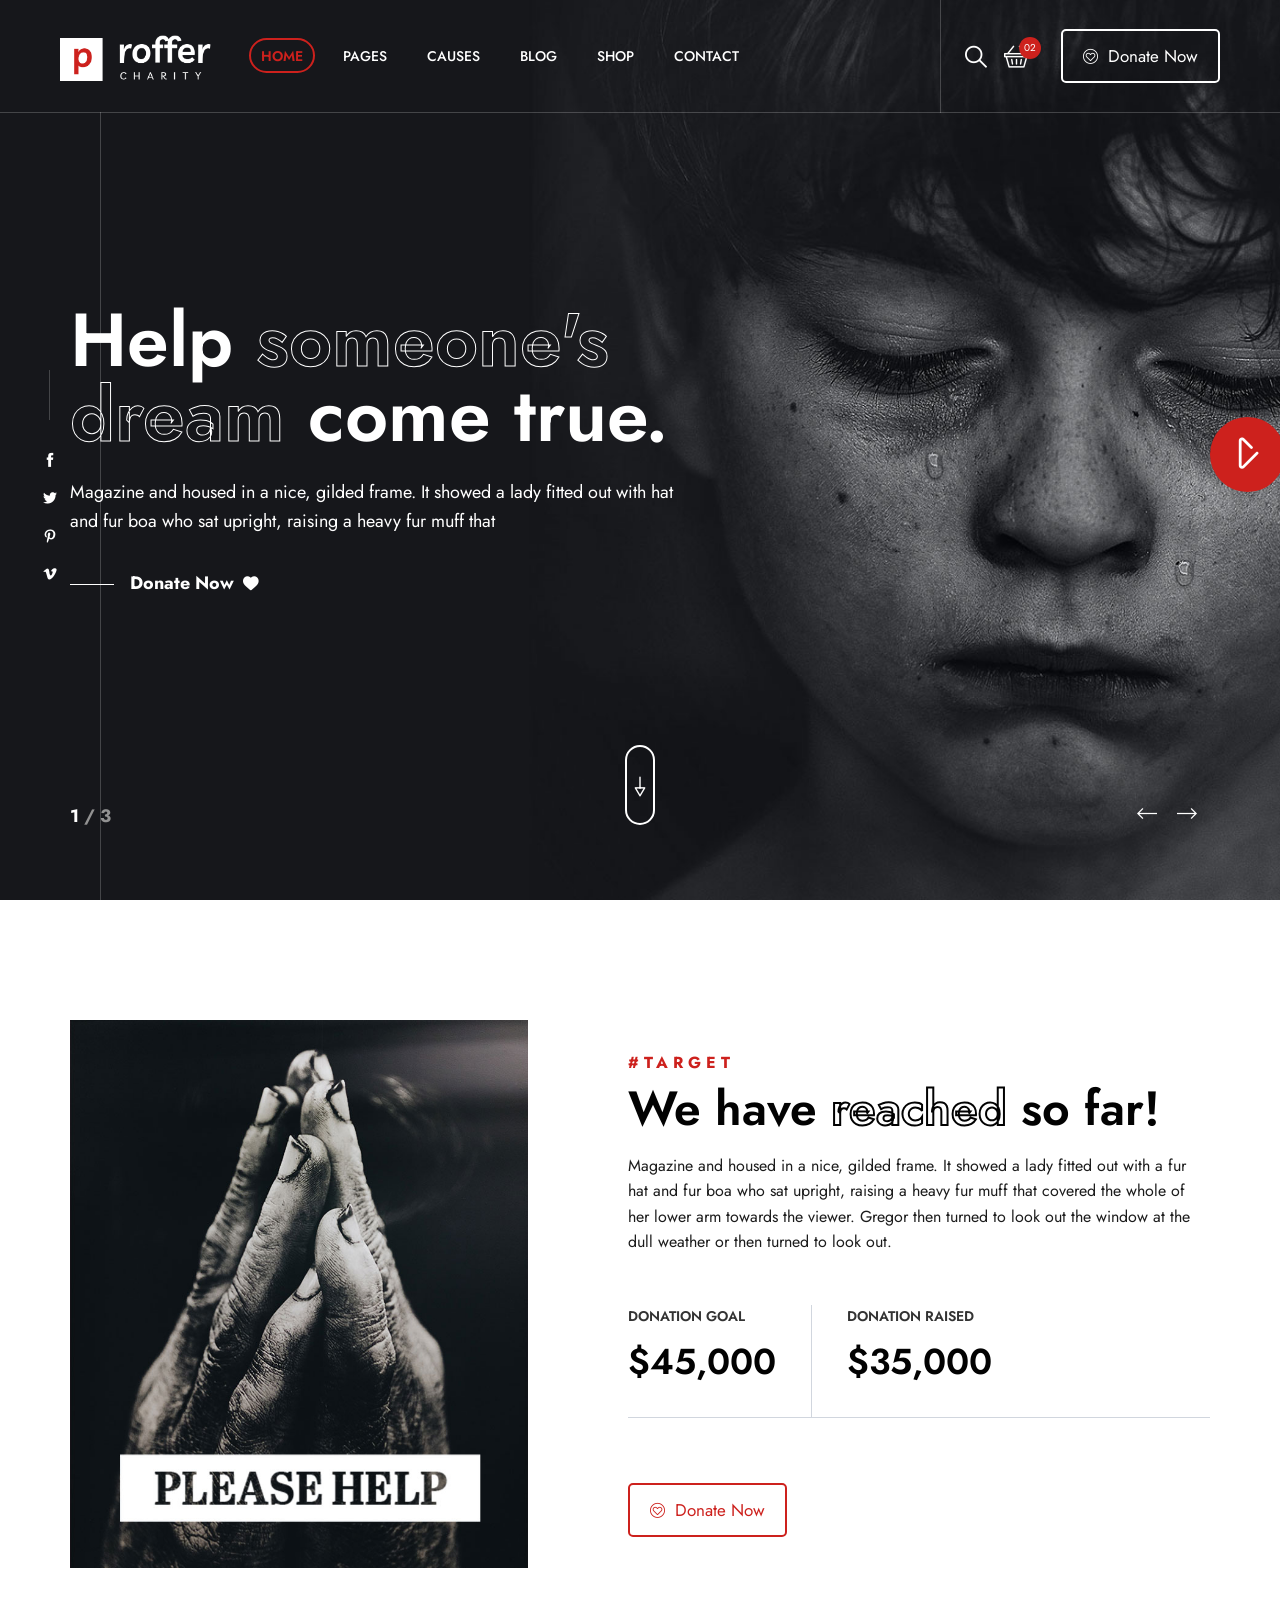
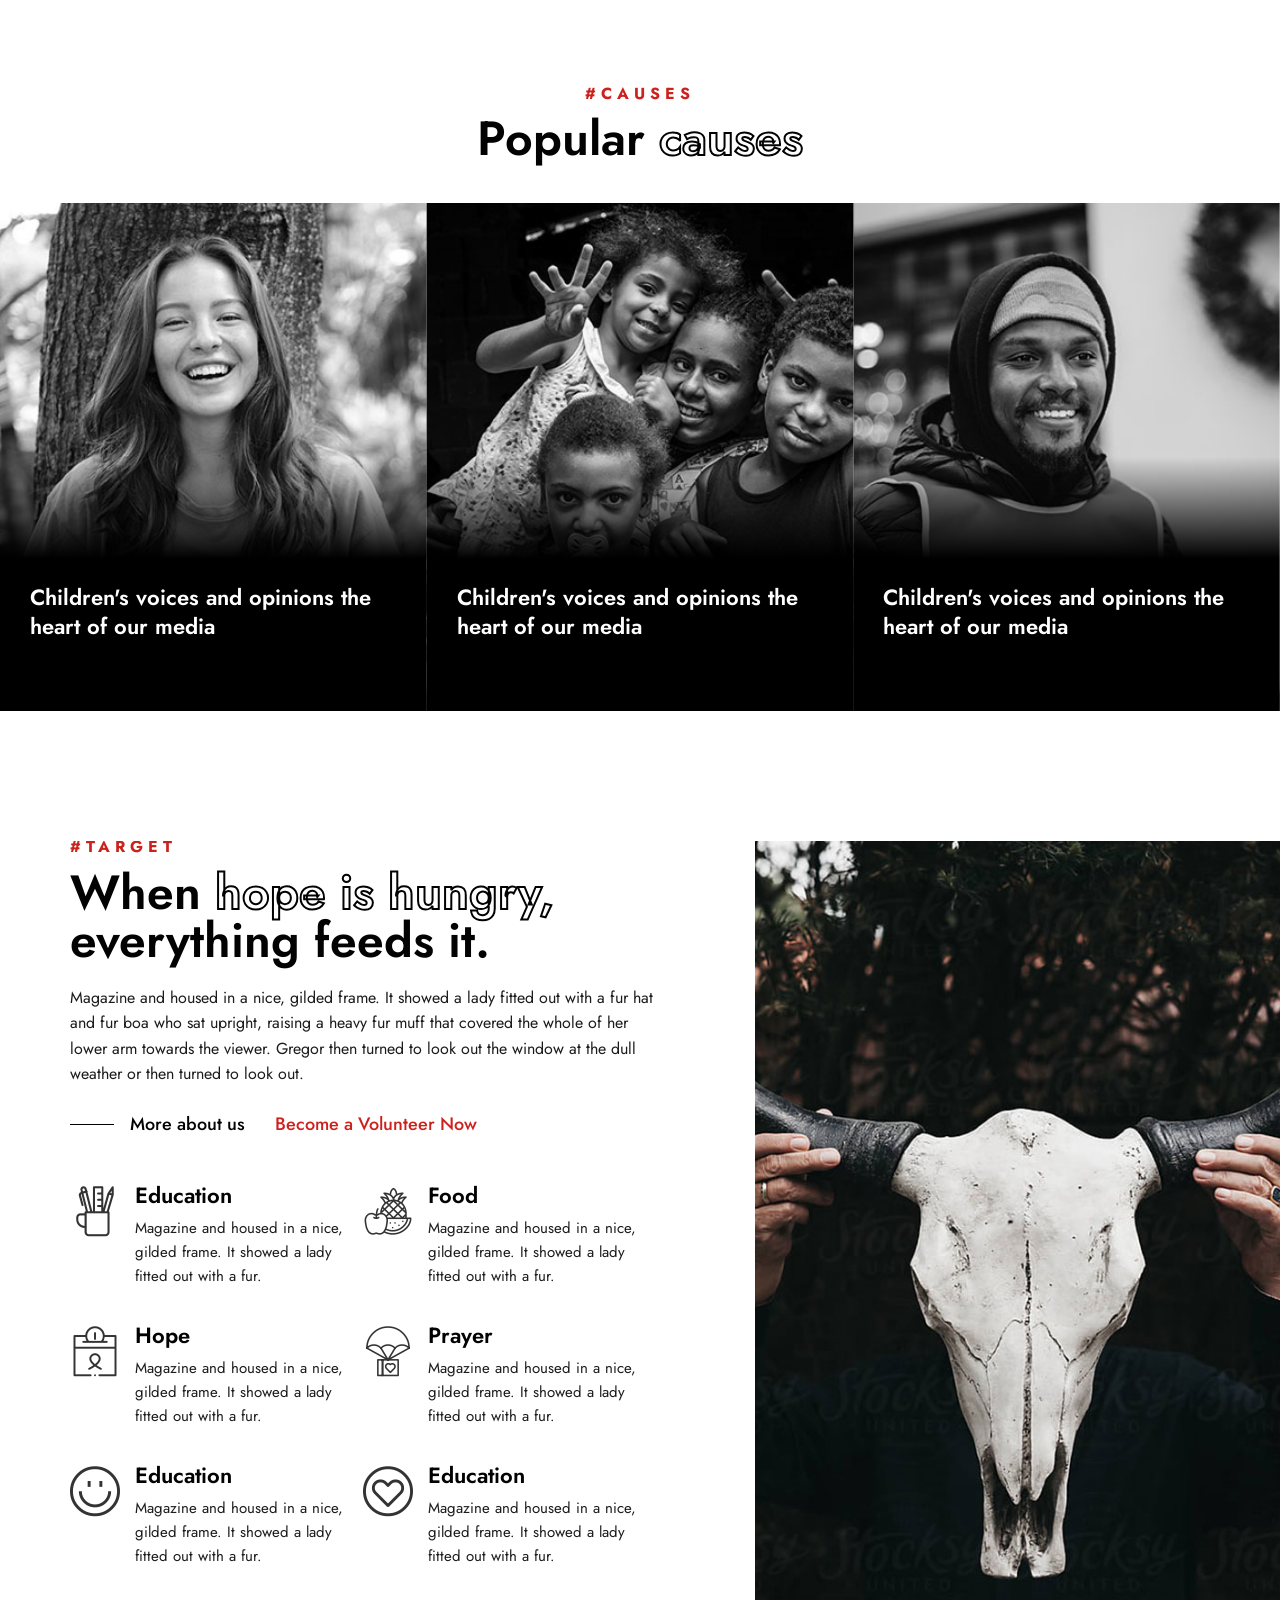
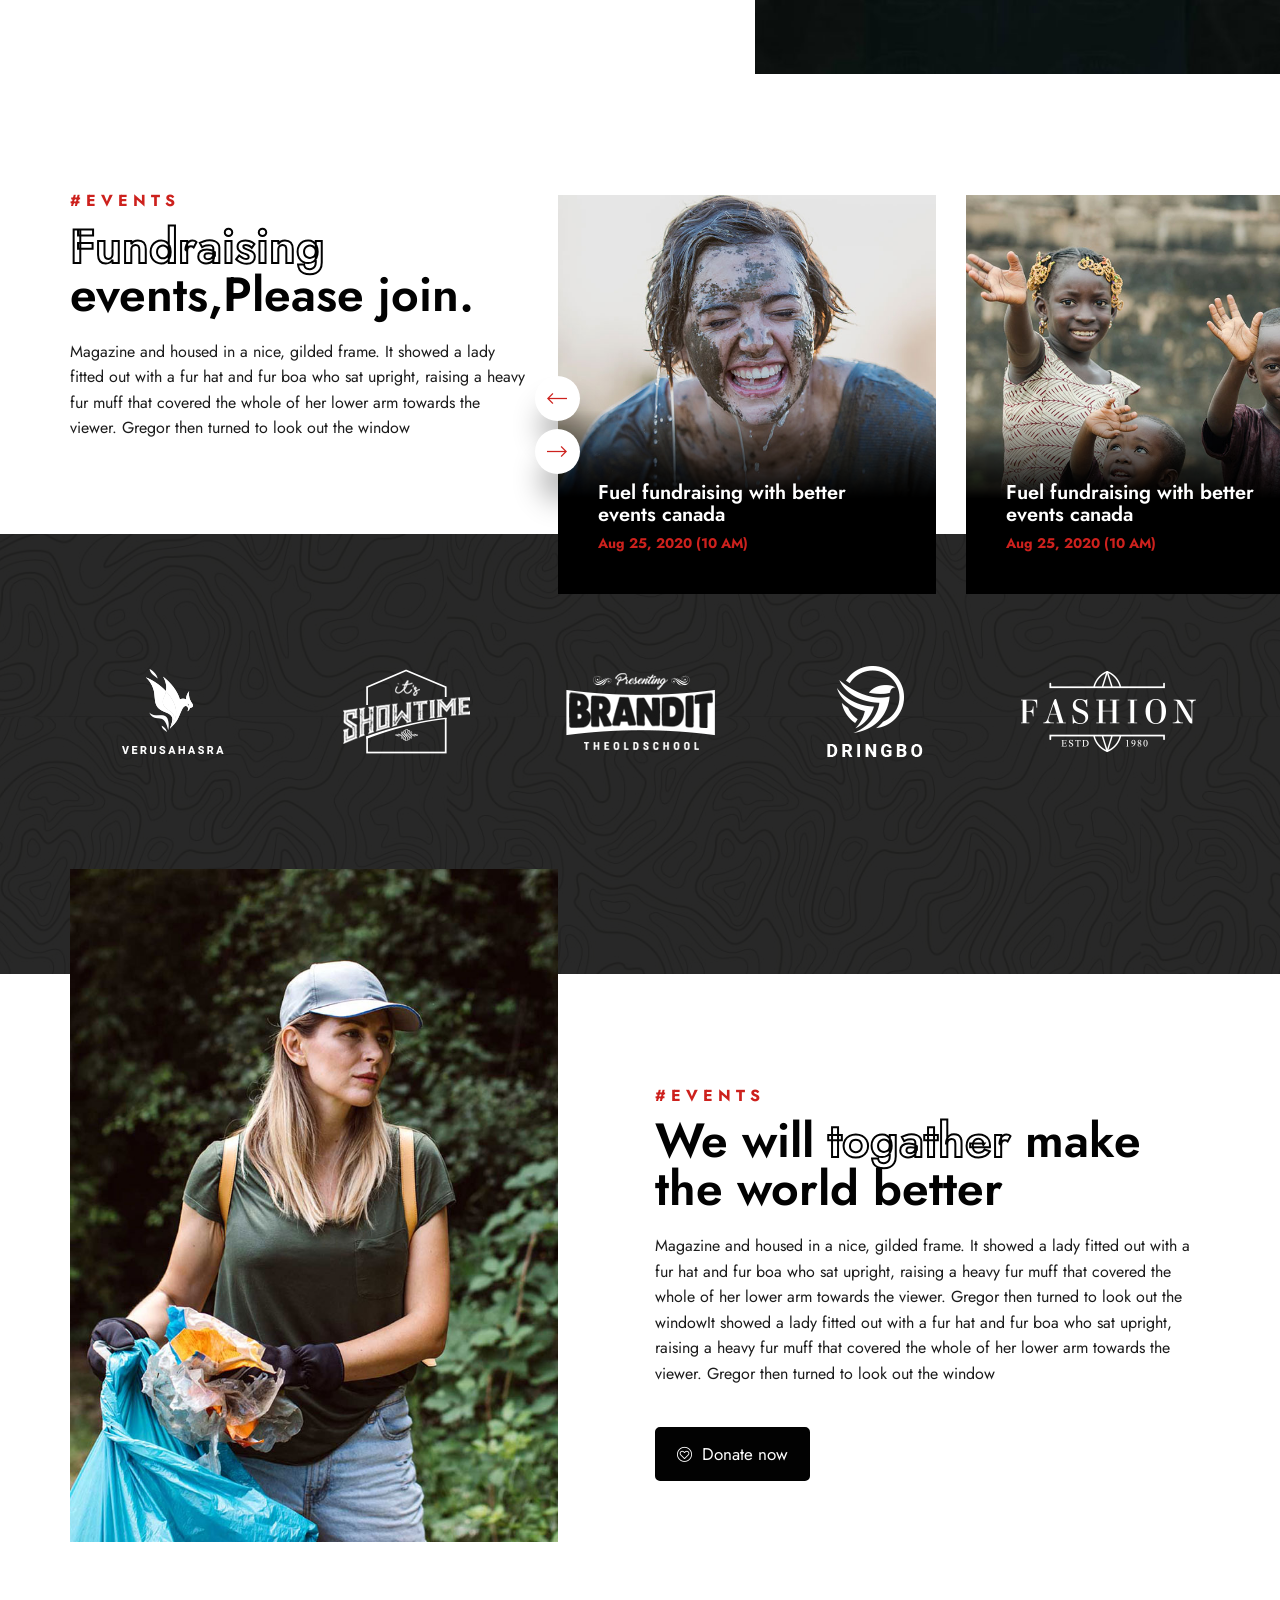
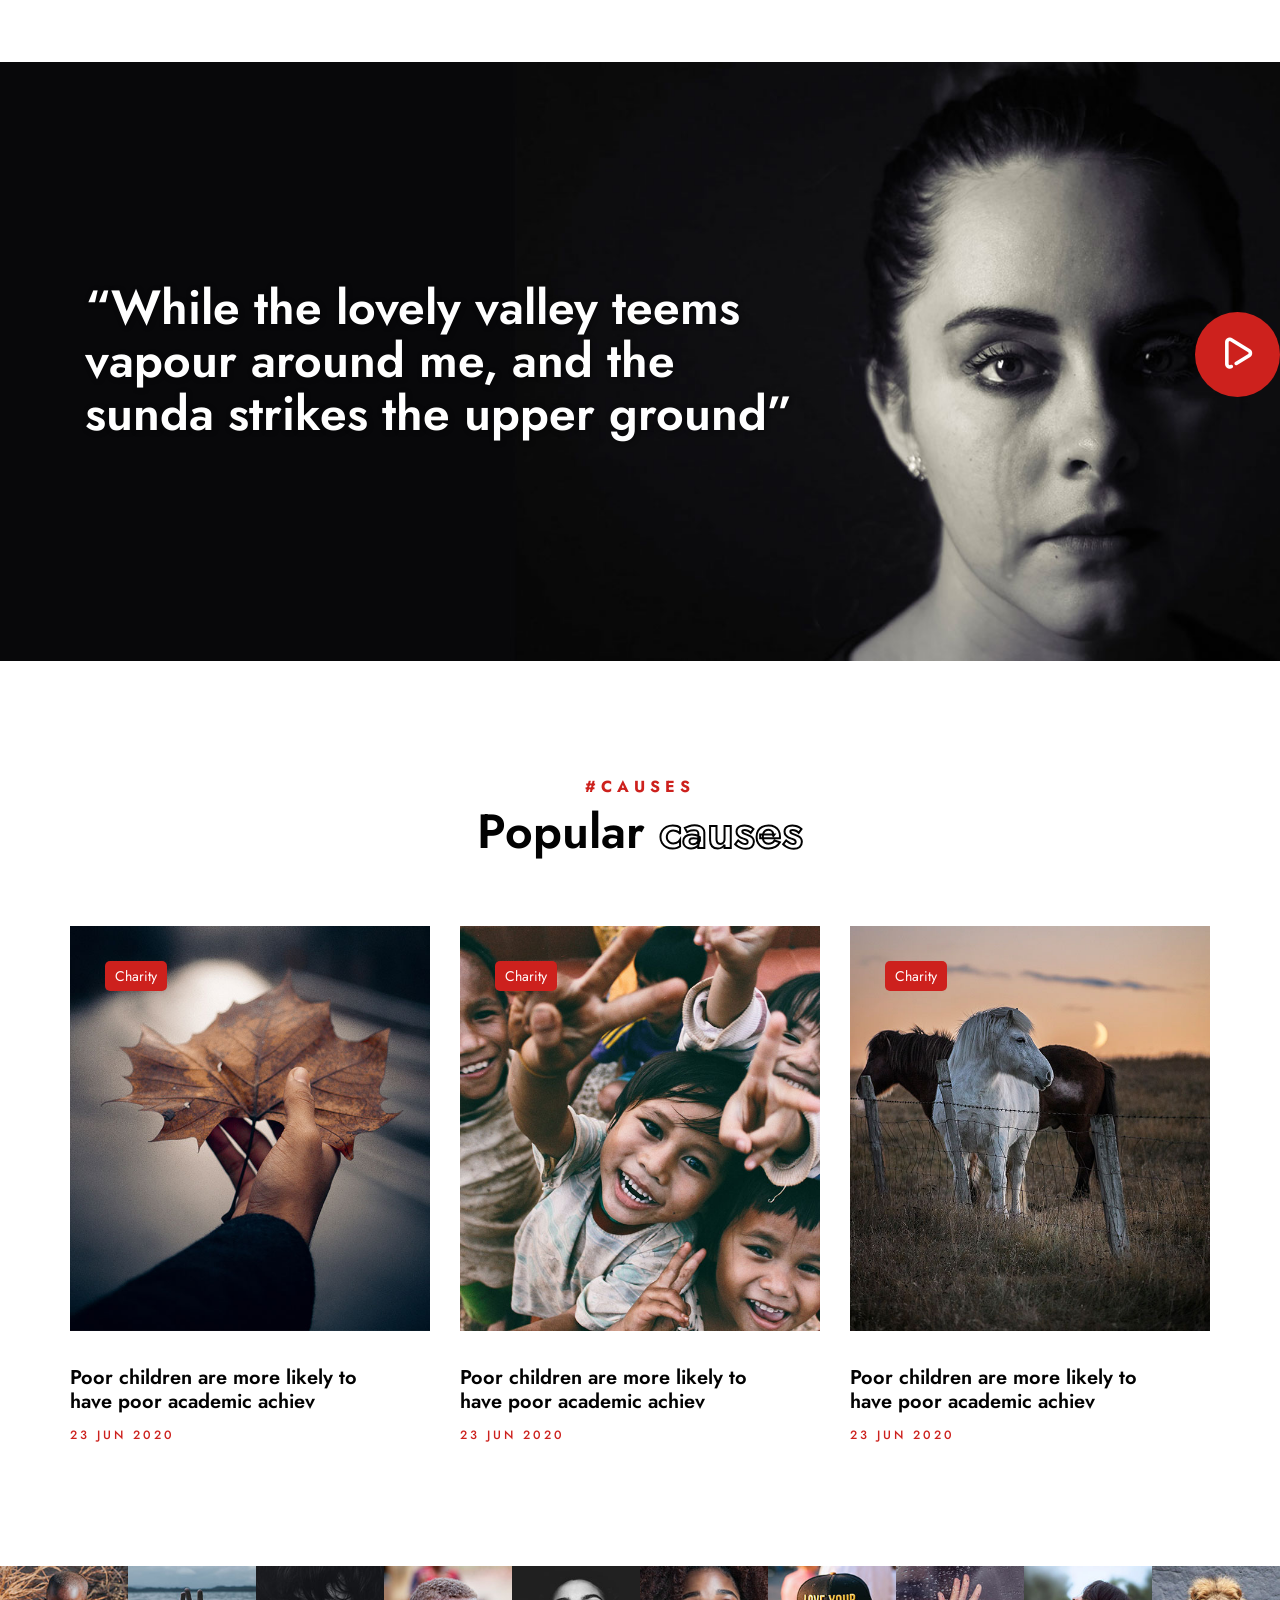
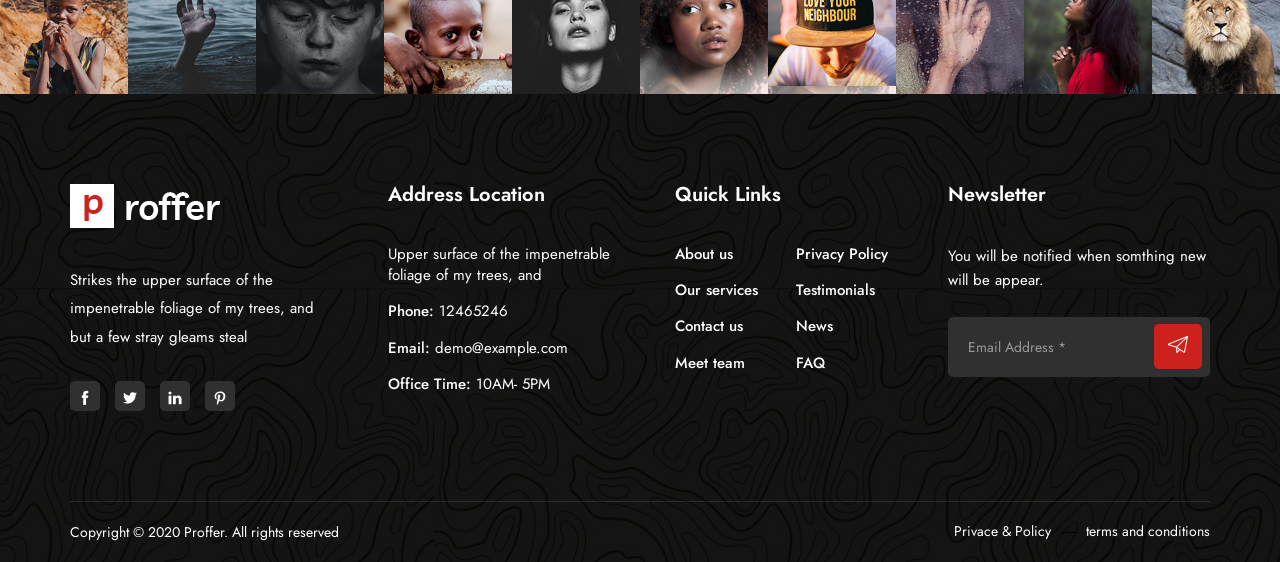
<file: index.html>
<!DOCTYPE html>
<html lang="en">
<head>
    <meta charset="utf-8">
    <meta http-equiv="X-UA-Compatible" content="IE=edge">
    <meta name="viewport" content="width=device-width, initial-scale=1">
    <meta name="author" content="irstheme">

    <title> Proffer - Fundraising & Charity HTML Template </title>
    
    <link href="assets/css/themify-icons.css" rel="stylesheet">
    <link href="assets/css/flaticon.css" rel="stylesheet">
    <link href="assets/css/bootstrap.min.css" rel="stylesheet">
    <link href="assets/css/animate.css" rel="stylesheet">
    <link href="assets/css/owl.carousel.css" rel="stylesheet">
    <link href="assets/css/owl.theme.css" rel="stylesheet">
    <link href="assets/css/slick.css" rel="stylesheet">
    <link href="assets/css/slick-theme.css" rel="stylesheet">
    <link href="assets/css/swiper.min.css" rel="stylesheet">
    <link href="assets/css/owl.transitions.css" rel="stylesheet">
    <link href="assets/css/jquery.fancybox.css" rel="stylesheet">
    <link href="assets/css/style.css" rel="stylesheet">

    <!-- HTML5 shim and Respond.js for IE8 support of HTML5 elements and media queries -->
    <!--[if lt IE 9]>
    <script src="https://oss.maxcdn.com/html5shiv/3.7.3/html5shiv.min.js"></script>
    <script src="https://oss.maxcdn.com/respond/1.4.2/respond.min.js"></script>
<![endif]-->

</head>

<body>

    <!-- start page-wrapper -->
    <div class="page-wrapper">

        <!-- start preloader -->
        <div class="preloader">
            <div class="preloader-inner">
                <div class="double-bounce1"></div>
                <div class="double-bounce2"></div>
            </div>
        </div>
        <!-- end preloader -->

        <!-- Start header -->
        <header id="header" class="site-header header-style-1">
            <nav class="navigation navbar navbar-default">
                <div class="container-fluid">
                    <div class="navbar-header">
                        <button type="button" class="open-btn">
                            <span class="sr-only">Toggle navigation</span>
                            <span class="icon-bar"></span>
                            <span class="icon-bar"></span>
                            <span class="icon-bar"></span>
                        </button>
                        <a class="navbar-brand" href="index.html"><img src="assets/images/logo.png" alt></a>
                    </div>
                    <div id="navbar" class="navbar-collapse collapse navbar-left navigation-holder">
                        <button class="close-navbar"><i class="ti-close"></i></button>
                        <ul class="nav navbar-nav">
                            <li class="menu-item-has-children current-menu-parent">
                                <a href="#">Home</a>
                                <ul class="sub-menu">
                                    <li class="current-menu-item"><a href="index.html">Home style 1</a></li>
                                    <li><a href="index-2.html">Home style 2</a></li>
                                    <li><a href="index-3.html">Home style 3</a></li>
                                    <li class="menu-item-has-children">
                                        <a href="#Level3">Third level</a>
                                        <ul class="sub-menu">
                                            <li><a href="#">Level 3</a></li>
                                            <li><a href="#">Level 3</a></li>
                                            <li><a href="#">Level 3</a></li>
                                        </ul>
                                    </li>
                                </ul>
                            </li>
                            <li class="menu-item-has-children">
                                <a href="#">Pages</a>
                                <ul class="sub-menu">
                                    <li><a href="about.html">About</a></li>
                                    <li><a href="contact.html">Contact</a></li>
                                    <li><a href="testimonials.html">Testimonials</a></li>
                                    <li><a href="team.html">Team</a></li>
                                    <li><a href="team-single.html">Team single</a></li>
                                    <li><a href="faq.html">FAQ</a></li>
                                    <li><a href="404.html">404</a></li>
                                    <li><a href="events.html">Events</a></li>
                                    <li><a href="event-single.html">Event single</a></li>
                                </ul>
                            </li>
                            <li class="menu-item-has-children">
                                <a href="#">Causes</a>
                                <ul class="sub-menu">
                                    <li><a href="causes.html">Causes</a></li>
                                    <li><a href="case-single.html">Causes single</a></li>
                                </ul>
                            </li>
                            <li class="menu-item-has-children">
                                <a href="#">Blog</a>
                                <ul class="sub-menu">
                                    <li><a href="blog.html">Blog default</a></li>
                                    <li><a href="blog-left-sidebar.html">Blog left sidebar</a></li>
                                    <li><a href="blog-fullwidth.html">Blog full width</a></li>
                                    <li class="menu-item-has-children">
                                        <a href="#Level3">Blog details</a>
                                        <ul class="sub-menu">
                                            <li><a href="blog-single.html">Blog details</a></li>
                                            <li><a href="blog-single-left-sidebar.html">Blog details left sidebar</a></li>
                                            <li><a href="blog-single-fullwidth.html">Blog details full width</a></li>
                                        </ul>
                                    </li>
                                </ul>
                            </li>
                            <li class="menu-item-has-children">
                                <a href="#">Shop</a>
                                <ul class="sub-menu">
                                    <li><a href="shop.html">Shop</a></li>
                                    <li><a href="shop-single.html">Shop single</a></li>
                                </ul>
                            </li>
                            <li><a href="contact.html">Contact</a></li>
                        </ul>
                    </div><!-- end of nav-collapse -->

                    <div class="cart-search-contact">
                        <div class="header-search-form-wrapper">
                            <button class="search-toggle-btn"><i class="fi flaticon-search"></i></button>
                            <div class="header-search-form">
                                <form>
                                    <div>
                                        <input type="text" class="form-control" placeholder="Search here...">
                                        <button type="submit"><i class="ti-search"></i></button>
                                    </div>
                                </form>
                            </div>
                        </div>
                        <div class="mini-cart">
                            <button class="cart-toggle-btn"> <i class="fi flaticon-shopping-basket"></i> <span class="cart-count">02</span></button>
                            <div class="mini-cart-content">
                                <div class="mini-cart-items">
                                    <div class="mini-cart-item clearfix">
                                        <div class="mini-cart-item-image">
                                            <a href="#"><img src="assets/images/shop/mini-cart/img-1.jpg" alt></a>
                                        </div>
                                        <div class="mini-cart-item-des">
                                            <a href="#">Hoodi with zipper</a>
                                            <span class="mini-cart-item-price">$20.15</span>
                                            <span class="mini-cart-item-quantity">x 1</span>
                                        </div>
                                    </div>
                                    <div class="mini-cart-item clearfix">
                                        <div class="mini-cart-item-image">
                                            <a href="#"><img src="assets/images/shop/mini-cart/img-2.jpg" alt></a>
                                        </div>
                                        <div class="mini-cart-item-des">
                                            <a href="#">Ninja T-shirt</a>
                                            <span class="mini-cart-item-price">$13.25</span>
                                            <span class="mini-cart-item-quantity">x 2</span>
                                        </div>
                                    </div>
                                </div>
                                <div class="mini-cart-action clearfix">
                                    <span class="mini-checkout-price">$215.14</span>
                                    <a href="#" class="view-cart-btn">View Cart</a>
                                </div>
                            </div>
                        </div>
                        <div class="donate-btn">
                            <a href="#" class="theme-btn-s1"><i class="fi flaticon-like"></i> Donate Now</a>
                        </div>
                    </div>

                </div><!-- end of container -->
            </nav>
        </header>
        <!-- end of header -->


        <!-- start of hero -->
        <section class="hero-slider hero-style-1">
            <div class="swiper-container">
                <div class="swiper-wrapper">
                    <div class="swiper-slide">
                        <div class="slide-inner slide-bg-image" data-background="assets/images/slider/slide-2.jpg">
                            <div class="container">
                                <div data-swiper-parallax="300" class="slide-title">
                                    <h2>Help <span>someone's dream</span> come true.</h2>
                                </div>
                                <div data-swiper-parallax="400" class="slide-text">
                                    <p>Magazine and housed in a nice, gilded frame. It showed a lady fitted out with hat and fur boa who sat upright, raising a heavy fur muff that</p>
                                </div>
                                <div class="clearfix"></div>
                                <div data-swiper-parallax="500" class="slide-btns">
                                    <a href="#" class="theme-btn-s2">Donate Now <i class="fi flaticon-heart-1"></i></a> 
                                </div>
                                <div class="video-btns">
                                    <a href="https://www.youtube.com/embed/7e90gBu4pas?autoplay=1" class="video-btn" data-type="iframe" tabindex="0"><i class="fi flaticon-play-1"></i></a> 
                                </div>
                            </div>
                        </div> <!-- end slide-inner --> 
                    </div> <!-- end swiper-slide -->

                    <div class="swiper-slide">
                        <div class="slide-inner slide-bg-image" data-background="assets/images/slider/slide-1.jpg">
                            <div class="container">
                                <div data-swiper-parallax="300" class="slide-title">
                                    <h2>Help <span>someone's dream</span> come true.</h2>
                                </div>
                                <div data-swiper-parallax="400" class="slide-text">
                                    <p>Magazine and housed in a nice, gilded frame. It showed a lady fitted out with hat and fur boa who sat upright, raising a heavy fur muff that</p>
                                </div>
                                <div class="clearfix"></div>
                                <div data-swiper-parallax="500" class="slide-btns">
                                    <a href="#" class="theme-btn-s2">Donate Now <i class="fi flaticon-heart-1"></i></a> 
                                </div>
                                <div class="video-btns">
                                    <a href="https://www.youtube.com/embed/7e90gBu4pas?autoplay=1" class="video-btn" data-type="iframe" tabindex="0"><i class="fi flaticon-play-1"></i></a> 
                                </div>
                            </div> 
                        </div> <!-- end slide-inner --> 
                    </div> <!-- end swiper-slide -->

                    <div class="swiper-slide">
                        <div class="slide-inner slide-bg-image" data-background="assets/images/slider/slide-3.jpg">
                            <div class="container">
                                <div data-swiper-parallax="300" class="slide-title">
                                    <h2>Help <span>someone's dream</span> come true.</h2>
                                </div>
                                <div data-swiper-parallax="400" class="slide-text">
                                    <p>Magazine and housed in a nice, gilded frame. It showed a lady fitted out with hat and fur boa who sat upright, raising a heavy fur muff that</p>
                                </div>
                                <div class="clearfix"></div>
                                <div data-swiper-parallax="500" class="slide-btns">
                                    <a href="#" class="theme-btn-s2">Donate Now <i class="fi flaticon-heart-1"></i></a> 
                                </div>
                                <div class="video-btns">
                                    <a href="https://www.youtube.com/embed/7e90gBu4pas?autoplay=1" class="video-btn" data-type="iframe" tabindex="0"><i class="fi flaticon-play-1"></i></a> 
                                </div>
                            </div> 
                        </div> <!-- end slide-inner --> 
                    </div><!-- end swiper-slide --> 
                </div>
                <!-- end swiper-wrapper -->

                <!-- swipper controls -->
                <div class="swiper-pagination"></div>
                <div class="container">
                    <div class="swiper-button-next"></div>
                    <div class="swiper-button-prev"></div>
                </div>

                <div class="social">
                    <ul>
                        <li><a href="#"><i class="ti-facebook"></i></a></li>
                        <li><a href="#"><i class="ti-twitter-alt"></i></a></li>
                        <li><a href="#"><i class="ti-pinterest"></i></a></li>
                        <li><a href="#"><i class="ti-vimeo-alt"></i></a></li>
                    </ul>
                </div>

                <div class="scroll">
                    <a href="#about" id="scroll"><i class="fi flaticon-down-arrow-2"></i></a>
                </div>

            </div>
        </section>
        <!-- end of hero slider -->


        <!-- start target-area -->
        <section class="target-area section-padding" id="about">
            <div class="container">
                <div class="row">
                    <div class="col col-md-5">
                        <div class="img-holder">
                            <img src="assets/images/target.jpg" alt>
                        </div>
                    </div>
                    <div class="col col-md-7">
                        <div class="target-content">
                            <div class="section-title">
                                <span>#Target</span>
                                <h2>We have <span>reached</span> so far!</h2>
                            </div>
                            <div class="content">
                                <p>Magazine and housed in a nice, gilded frame. It showed a lady fitted out with a fur hat and fur boa who sat upright, raising a heavy fur muff that covered the whole of her lower arm towards the viewer. Gregor then turned to look out the window at the dull weather or then turned to look out.</p>

                                <div class="goal-raised">
                                    <div>
                                        <span>Donation goal </span>
                                        <h3>$45,000</h3>
                                    </div>
                                    <div>
                                        <span>Donation raised </span>
                                        <h3>$35,000</h3>                                        
                                    </div>
                                </div>
                                <a href="#" class="theme-btn-s3"><i class="fi flaticon-like"></i> Donate Now</a>
                            </div>
                        </div>
                    </div>
                </div>
            </div> <!-- end container -->
        </section>
        <!-- end target-area -->


        <!-- start causes-section -->
        <section class="causes-section section-padding">
            <div class="container-fluid">
                <div class="section-title-s2">
                    <span>#Causes</span>
                    <h2>Popular  <span>causes</span></h2>
                </div>
                <div class="content-area causes-slider">
                    <div class="item">
                        <div class="inner">
                            <div class="img-holder">
                                <img src="assets/images/causes/img-1.jpg" alt>
                            </div>
                            <div class="overlay">
                                <div class="overlay-content">
                                    <div class="progress">
                                        <div class="progress-bar" data-percent="85"></div>
                                    </div>
                                    <h3><a href="#">Children's voices and opinions the heart of our media</a></h3>
                                    <div class="goal-raised">
                                        <span>$2356 raised of $6500</span>
                                        <a href="#" class="donate-btn"><i class="fi flaticon-heart-1"></i>Donate</a>
                                    </div>
                                </div>
                            </div>
                        </div>
                    </div>
                    <div class="item">
                        <div class="inner">
                            <div class="img-holder">
                                <img src="assets/images/causes/img-2.jpg" alt>
                            </div>
                            <div class="overlay">
                                <div class="overlay-content">
                                    <div class="progress">
                                        <div class="progress-bar" data-percent="85"></div>
                                    </div>
                                    <h3><a href="#">Children's voices and opinions the heart of our media</a></h3>
                                    <div class="goal-raised">
                                        <span>$2356 raised of $6500</span>
                                        <a href="#" class="donate-btn"><i class="fi flaticon-heart-1"></i>Donate</a>
                                    </div>
                                </div>
                            </div>
                        </div>
                    </div>
                    <div class="item">
                        <div class="inner">
                            <div class="img-holder">
                                <img src="assets/images/causes/img-3.jpg" alt>
                            </div>
                            <div class="overlay">
                                <div class="overlay-content">
                                    <div class="progress">
                                        <div class="progress-bar" data-percent="85"></div>
                                    </div>
                                    <h3><a href="#">Children's voices and opinions the heart of our media</a></h3>
                                    <div class="goal-raised">
                                        <span>$2356 raised of $6500</span>
                                        <a href="#" class="donate-btn"><i class="fi flaticon-heart-1"></i>Donate</a>
                                    </div>
                                </div>
                            </div>
                        </div>
                    </div>
                    <div class="item">
                        <div class="inner">
                            <div class="img-holder">
                                <img src="assets/images/causes/img-4.jpg" alt>
                            </div>
                            <div class="overlay">
                                <div class="overlay-content">
                                    <div class="progress">
                                        <div class="progress-bar" data-percent="85"></div>
                                    </div>
                                    <h3><a href="#">Children's voices and opinions the heart of our media</a></h3>
                                    <div class="goal-raised">
                                        <span>$2356 raised of $6500</span>
                                        <a href="#" class="donate-btn"><i class="fi flaticon-heart-1"></i>Donate</a>
                                    </div>
                                </div>
                            </div>
                        </div>
                    </div>
                    <div class="item">
                        <div class="inner">
                            <div class="img-holder">
                                <img src="assets/images/causes/img-5.jpg" alt>
                            </div>
                            <div class="overlay">
                                <div class="overlay-content">
                                    <div class="progress">
                                        <div class="progress-bar" data-percent="85"></div>
                                    </div>
                                    <h3><a href="#">Children's voices and opinions the heart of our media</a></h3>
                                    <div class="goal-raised">
                                        <span>$2356 raised of $6500</span>
                                        <a href="#" class="donate-btn"><i class="fi flaticon-heart-1"></i>Donate</a>
                                    </div>
                                </div>
                            </div>
                        </div>
                    </div>
                    <div class="item">
                        <div class="inner">
                            <div class="img-holder">
                                <img src="assets/images/causes/img-4.jpg" alt>
                            </div>
                            <div class="overlay">
                                <div class="overlay-content">
                                    <div class="progress">
                                        <div class="progress-bar" data-percent="85"></div>
                                    </div>
                                    <h3><a href="#">Children's voices and opinions the heart of our media</a></h3>
                                    <div class="goal-raised">
                                        <span>$2356 raised of $6500</span>
                                        <a href="#" class="donate-btn"><i class="fi flaticon-heart-1"></i>Donate</a>
                                    </div>
                                </div>
                            </div>
                        </div>
                    </div>
                </div>
            </div>
        </section>
        <!-- end causes-section -->


        <!-- start about-section -->
        <section class="about-section">
            <div class="content-area">
                <div class="left-col">
                    <div class="about-area">
                        <div class="section-title">
                            <span>#Target</span>
                            <h2>When <span>hope is hungry, </span>everything feeds it.</h2>
                        </div>
                        <div class="about-details">
                            <p>Magazine and housed in a nice, gilded frame. It showed a lady fitted out with a fur hat and fur boa who sat upright, raising a heavy fur muff that covered the whole of her lower arm towards the viewer. Gregor then turned to look out the window at the dull weather or then turned to look out.</p>
                            <div class="btns">
                                <a href="#" class="theme-btn-s4">More about us</a>
                                <a href="#" class="theme-btn-s5">Become a Volunteer Now</a>
                            </div>
                            <div class="about-features">
                                <div>
                                    <div class="icon">
                                        <i class="fi flaticon-pencil-case"></i>
                                    </div>
                                    <h3>Education</h3>
                                    <p>Magazine and housed in a nice, gilded frame. It showed a lady fitted out with a fur.</p>
                                </div>
                                <div>
                                    <div class="icon">
                                        <i class="fi flaticon-fruits"></i>
                                    </div>
                                    <h3>Food</h3>
                                    <p>Magazine and housed in a nice, gilded frame. It showed a lady fitted out with a fur.</p>
                                </div>
                                <div>
                                    <div class="icon">
                                        <i class="fi flaticon-donation"></i>
                                    </div>
                                    <h3>Hope</h3>
                                    <p>Magazine and housed in a nice, gilded frame. It showed a lady fitted out with a fur.</p>
                                </div>
                                <div>
                                    <div class="icon">
                                        <i class="fi flaticon-charity"></i>
                                    </div>
                                    <h3>Prayer</h3>
                                    <p>Magazine and housed in a nice, gilded frame. It showed a lady fitted out with a fur.</p>
                                </div>
                                <div>
                                    <div class="icon">
                                        <i class="fi flaticon-smile"></i>
                                    </div>
                                    <h3>Education</h3>
                                    <p>Magazine and housed in a nice, gilded frame. It showed a lady fitted out with a fur.</p>
                                </div>
                                <div>
                                    <div class="icon">
                                        <i class="fi flaticon-like"></i>
                                    </div>
                                    <h3>Education</h3>
                                    <p>Magazine and housed in a nice, gilded frame. It showed a lady fitted out with a fur.</p>
                                </div>
                            </div>
                        </div>
                    </div>
                </div>
                <div class="right-col data-bg-image" data-background="assets/images/about.jpg">
                    <div class="img-holder">
                        <!-- <img src="assets/images/about.jpg" alt> -->
                    </div>
                </div>
            </div> <!-- end content-area -->
        </section>
        <!-- end about-section -->


        <!-- start events-section -->
        <section class="events-section section-padding">
            <div class="container">
                <div class="row">
                    <div class="col col-md-5">
                        <div class="section-title">
                            <span>#Events</span>
                            <h2><span>Fundraising </span>events,Please join.</h2>
                        </div>
                        <div class="about-details">
                            <p>Magazine and housed in a nice, gilded frame. It showed a lady fitted out with a fur hat and fur boa who sat upright, raising a heavy fur muff that covered the whole of her lower arm towards the viewer. Gregor then turned to look out the window</p>
                        </div>
                    </div>
                    <div class="col col-md-7">

                        <div class="events-slider-holder">
                            <div class="events-slider">
                                <div class="events-slider-item">
                                    <div class="grid">
                                        <div class="img-holder">
                                            <img src="assets/images/events/img-1.jpg" alt>
                                        </div>
                                        <div class="details">
                                            <div class="inner">
                                                <h3><a href="#">Fuel fundraising with better events canada</a></h3>
                                                <p>Aug 25, 2020 (10 AM)</p>
                                            </div>
                                        </div>
                                    </div>
                                </div>
                                <div class="events-slider-item">
                                    <div class="grid">
                                        <div class="img-holder">
                                            <img src="assets/images/events/img-2.jpg" alt>
                                        </div>
                                        <div class="details">
                                            <div class="inner">
                                                <h3><a href="#">Fuel fundraising with better events canada</a></h3>
                                                <p>Aug 25, 2020 (10 AM)</p>
                                            </div>
                                        </div>
                                    </div>
                                </div>
                                <div class="events-slider-item">
                                    <div class="grid">
                                        <div class="img-holder">
                                            <img src="assets/images/events/img-3.jpg" alt>
                                        </div>
                                        <div class="details">
                                            <div class="inner">
                                                <h3><a href="#">Fuel fundraising with better events canada</a></h3>
                                                <p>Aug 25, 2020 (10 AM)</p>
                                            </div>
                                        </div>
                                    </div>
                                </div>
                                <div class="events-slider-item">
                                    <div class="grid">
                                        <div class="img-holder">
                                            <img src="assets/images/events/img-1.jpg" alt>
                                        </div>
                                        <div class="details">
                                            <div class="inner">
                                                <h3><a href="#">Fuel fundraising with better events canada</a></h3>
                                                <p>Aug 25, 2020 (10 AM)</p>
                                            </div>
                                        </div>
                                    </div>
                                </div>
                            </div>

                            <div class="events-slider-nav">
                                <div class="events-slider-arrows">
                                    <div class="slider-prev"><i class="fi flaticon-back"></i></div>
                                    <div class="slider-next"><i class="fi flaticon-next"></i></div>
                                </div>
                            </div>

                        </div>
                    </div>
                </div>
            </div> <!-- end container -->
        </section>
        <!-- end events-section -->


        <!-- start partner-section -->
        <section class="partner-section">
            <h2 class="hidden">Partners</h2>
            <div class="container">
                <div class="row">
                    <div class="col col-xs-12">
                        <div class="partners-slider">
                            <div>
                                <img src="assets/images/partners/img-1.png" alt>
                            </div>
                            <div>
                                <img src="assets/images/partners/img-2.png" alt>
                            </div>
                            <div>
                                <img src="assets/images/partners/img-3.png" alt>
                            </div>
                            <div>
                                <img src="assets/images/partners/img-4.png" alt>
                            </div>
                            <div>
                                <img src="assets/images/partners/img-5.png" alt>
                            </div>
                            <div>
                                <img src="assets/images/partners/img-6.png" alt>
                            </div>
                            <div>
                                <img src="assets/images/partners/img-4.png" alt>
                            </div>
                        </div>
                    </div>
                </div>
            </div> <!-- end container -->
        </section>
        <!-- end partner-section -->


        <!-- start cta-s1-section -->
        <section class="cta-s1-section">
            <div class="container">
                <div class="row">
                    <div class="col col-lg-5 col-md-5">
                        <div class="img-holder">
                            <img src="assets/images/cta-s1-pic.jpg" alt>
                        </div>
                    </div>
                    <div class="col col-lg-6 col-lg-offset-1 col-md-7">
                        <div class="info-col">
                            <div class="section-title">
                                <span>#Events</span>
                                <h2>We will <span>togather</span> make the world better</h2>
                            </div>

                            <div class="details">
                                <p>Magazine and housed in a nice, gilded frame. It showed a lady fitted out with a fur hat and fur boa who sat upright, raising a heavy fur muff that covered the whole of her lower arm towards the viewer. Gregor then turned to look out the windowIt  showed a lady fitted out with a fur hat and fur boa who sat upright, raising a heavy fur muff that covered the whole of her lower arm towards the viewer. Gregor then turned to look out the window</p>
                                <a href="#" class="theme-btn-s6"><i class="fi flaticon-like"></i> Donate now</a>
                            </div>
                        </div>
                    </div>
                </div>
            </div> <!-- end container -->
        </section>
        <!-- end cta-s1-section -->


        <!-- start cta-s2-section -->
        <section class="cta-s2-section">
            <div class="container">
                <div class="row">
                    <div class="col col-xs-12">
                        <div class="col col-md-8">
                            <div class="details">
                                <h3>“While the lovely valley teems vapour around me, and the sunda strikes the upper ground”</h3>
                            </div>
                        </div>
                        <div class="col col-md-4">
                            <div class="video-holder">
                                <a href="https://www.youtube.com/embed/7e90gBu4pas?autoplay=1" class="video-btn" data-type="iframe" tabindex="0"><i class="fi flaticon-play"></i></a> 
                            </div>
                        </div>
                    </div>
                </div>
            </div> <!-- end container -->
        </section>
        <!-- end cta-s2-section -->


        <!-- start blog-section -->
        <section class="blog-section section-padding">
            <div class="container">
                <div class="row">
                    <div class="col col-xs-12">
                        <div class="section-title-s2">
                            <span>#Causes</span>
                            <h2>Popular  <span>causes</span></h2>
                        </div>
                    </div>
                </div>
                <div class="row">
                    <div class="col col-xs-12">
                        <div class="blog-grids">
                            <div class="grid">
                                <div class="entry-media">
                                    <img src="assets/images/blog/img-1.jpg" alt>
                                </div>
                                <div class="cat">
                                    <a href="#">Charity</a>
                                </div>
                                <div class="entry-details">
                                    <h3><a href="#">Poor children are more likely to have poor academic achiev</a></h3>
                                    <p class="date">23 Jun 2020</p>
                                </div>
                            </div>
                            <div class="grid">
                                <div class="entry-media">
                                    <img src="assets/images/blog/img-2.jpg" alt>
                                </div>
                                <div class="cat">
                                    <a href="#">Charity</a>
                                </div>
                                <div class="entry-details">
                                    <h3><a href="#">Poor children are more likely to have poor academic achiev</a></h3>
                                    <p class="date">23 Jun 2020</p>
                                </div>
                            </div>
                            <div class="grid">
                                <div class="entry-media">
                                    <img src="assets/images/blog/img-3.jpg" alt>
                                </div>
                                <div class="cat">
                                    <a href="#">Charity</a>
                                </div>
                                <div class="entry-details">
                                    <h3><a href="#">Poor children are more likely to have poor academic achiev</a></h3>
                                    <p class="date">23 Jun 2020</p>
                                </div>
                            </div>
                        </div>
                    </div>
                </div>
            </div> <!-- end container -->
        </section>
        <!-- end blog-section -->


        <!-- start instagram-section -->
        <section class="instagram-section">
            <h2 class="hidden">Instagran</h2>
            <div class="instagram-grids">
                <div class="grid">
                    <a href="#"><img src="assets/images/instagram/img-1.jpg" alt></a>
                </div>
                <div class="grid">
                    <a href="#"><img src="assets/images/instagram/img-2.jpg" alt></a>
                </div>
                <div class="grid">
                    <a href="#"><img src="assets/images/instagram/img-3.jpg" alt></a>
                </div>
                <div class="grid">
                    <a href="#"><img src="assets/images/instagram/img-4.jpg" alt></a>
                </div>
                <div class="grid">
                    <a href="#"><img src="assets/images/instagram/img-5.jpg" alt></a>
                </div>
                <div class="grid">
                    <a href="#"><img src="assets/images/instagram/img-6.jpg" alt></a>
                </div>
                <div class="grid">
                    <a href="#"><img src="assets/images/instagram/img-7.jpg" alt></a>
                </div>
                <div class="grid">
                    <a href="#"><img src="assets/images/instagram/img-8.jpg" alt></a>
                </div>
                <div class="grid">
                    <a href="#"><img src="assets/images/instagram/img-9.jpg" alt></a>
                </div>
                <div class="grid">
                    <a href="#"><img src="assets/images/instagram/img-10.jpg" alt></a>
                </div>
            </div>
        </section>
        <!-- end instagram-section -->


        <!-- start site-footer -->
        <footer class="site-footer">
            <div class="upper-footer">
                <div class="container">
                    <div class="row">
                        <div class="col col-lg-3 col-md-3 col-sm-6">
                            <div class="widget about-widget">
                                <div class="widget-title">
                                    <h3>
                                        <span class="hidden">About us</span>
                                        <img src="assets/images/footer-logo.png" alt>
                                    </h3>
                                </div>
                                <p>Strikes the upper surface of the impenetrable foliage of my trees, and but a few stray gleams steal</p>
                                <div class="social-icons">
                                    <ul>
                                        <li><a href="#"><i class="ti-facebook"></i></a></li>
                                        <li><a href="#"><i class="ti-twitter-alt"></i></a></li>
                                        <li><a href="#"><i class="ti-linkedin"></i></a></li>
                                        <li><a href="#"><i class="ti-pinterest"></i></a></li>
                                    </ul>
                                </div>
                            </div>
                        </div>
                        <div class="col col-lg-3 col-md-3 col-sm-6">
                            <div class="widget contact-widget service-link-widget">
                                <div class="widget-title">
                                    <h3>Address Location</h3>
                                </div>
                                <ul>
                                    <li>Upper surface of the impenetrable foliage of my trees, and</li>
                                    <li><span>Phone:</span> 12465246</li>
                                    <li><span>Email:</span> demo@example.com</li>
                                    <li><span>Office Time:</span> 10AM- 5PM</li>
                                </ul>
                            </div>
                        </div>
                        <div class="col col-lg-3 col-md-3 col-sm-6">
                            <div class="widget link-widget">
                                <div class="widget-title">
                                    <h3>Quick Links</h3>
                                </div>
                                <ul>
                                    <li><a href="#">About us</a></li>
                                    <li><a href="#">Our services</a></li>
                                    <li><a href="#">Contact us</a></li>
                                    <li><a href="#">Meet team</a></li>
                                </ul>
                                <ul>
                                    <li><a href="#">Privacy Policy</a></li>
                                    <li><a href="#">Testimonials</a></li>
                                    <li><a href="#">News</a></li>
                                    <li><a href="#">FAQ</a></li>
                                </ul>
                            </div>
                        </div>
                        <div class="col col-lg-3 col-md-3 col-sm-6">
                            <div class="widget newsletter-widget">
                                <div class="widget-title">
                                    <h3>Newsletter</h3>
                                </div>
                                <p>You will be notified when somthing new will be appear.</p>
                                <form>
                                    <div class="input-1">
                                        <input type="email" class="form-control" placeholder="Email Address *" required>
                                    </div>
                                    <div class="submit clearfix">
                                        <button type="submit"><i class="fi flaticon-paper-plane"></i></button>
                                    </div>
                                </form>
                            </div>
                        </div>
                    </div>
                </div> <!-- end container -->
            </div>
            <div class="lower-footer">
                <div class="container">
                    <div class="row">
                        <div class="separator"></div>
                        <div class="col col-xs-12">
                            <p class="copyright">Copyright &copy; 2020 Proffer. All rights reserved</p>
                            <div class="extra-link">
                                <ul>
                                    <li><a href="#">Privace & Policy</a></li>
                                    <li><a href="#">terms and conditions</a></li>
                                </ul>
                            </div>
                        </div>
                    </div>
                </div>
            </div>
        </footer>
        <!-- end site-footer -->
    </div>
    <!-- end of page-wrapper -->



    <!-- All JavaScript files
        ================================================== -->
        <script src="assets/js/jquery.min.js"></script>
        <script src="assets/js/bootstrap.min.js"></script>

        <!-- Plugins for this template -->
        <script src="assets/js/jquery-plugin-collection.js"></script>

        <!-- Custom script for this template -->
        <script src="assets/js/script.js"></script>
    </body>
    </html>
</file>
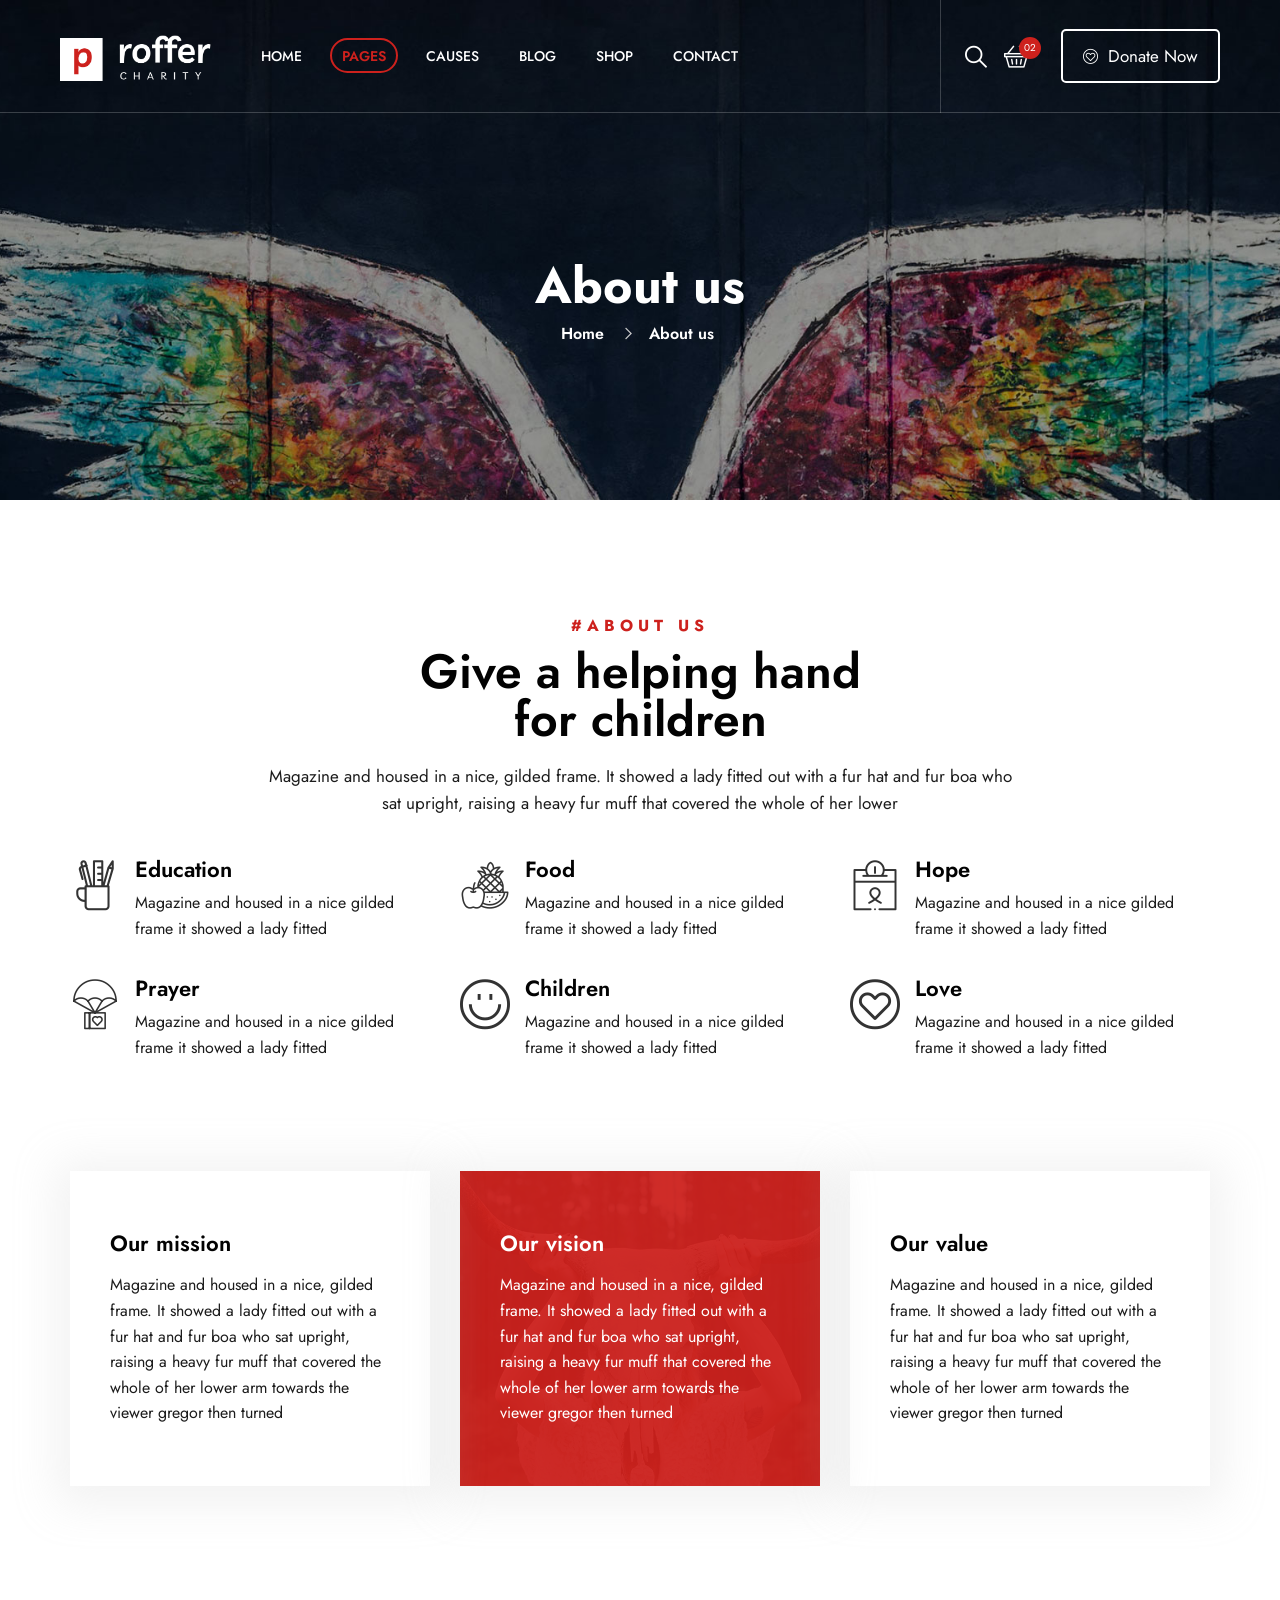
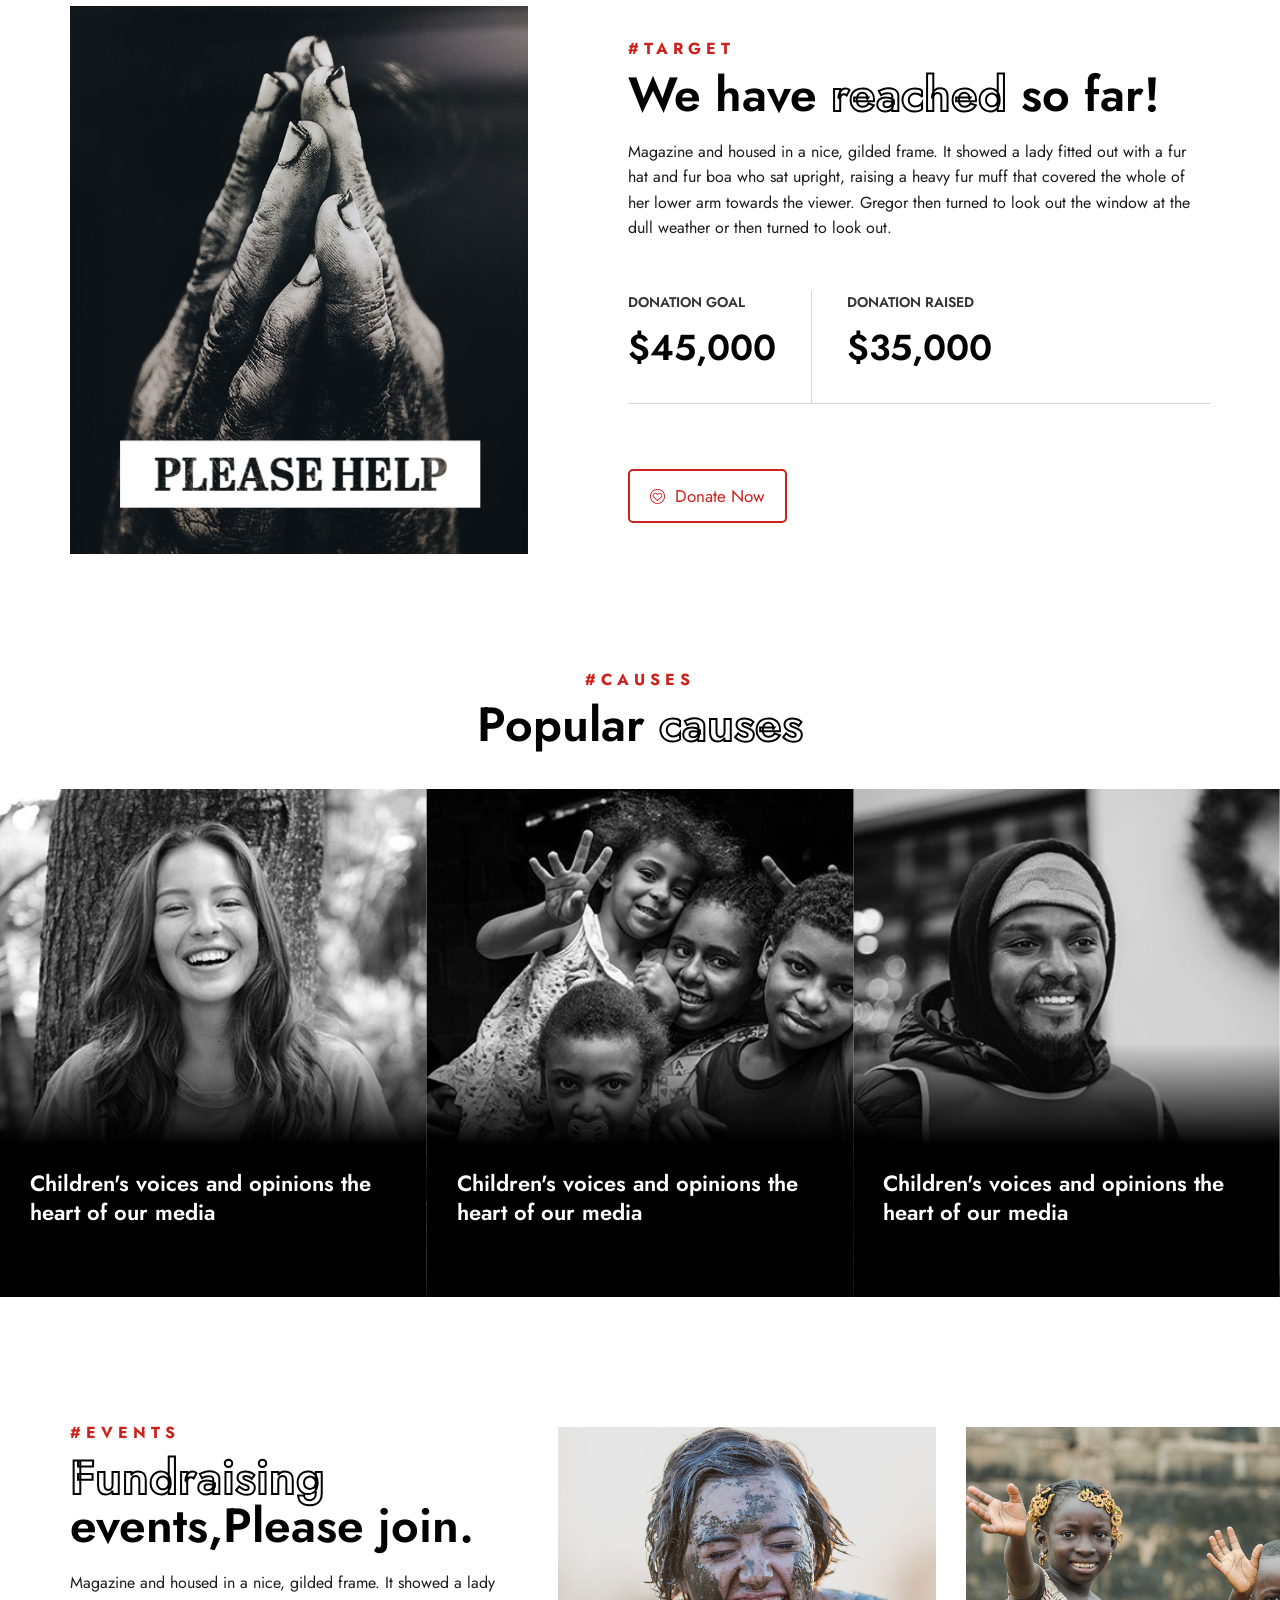
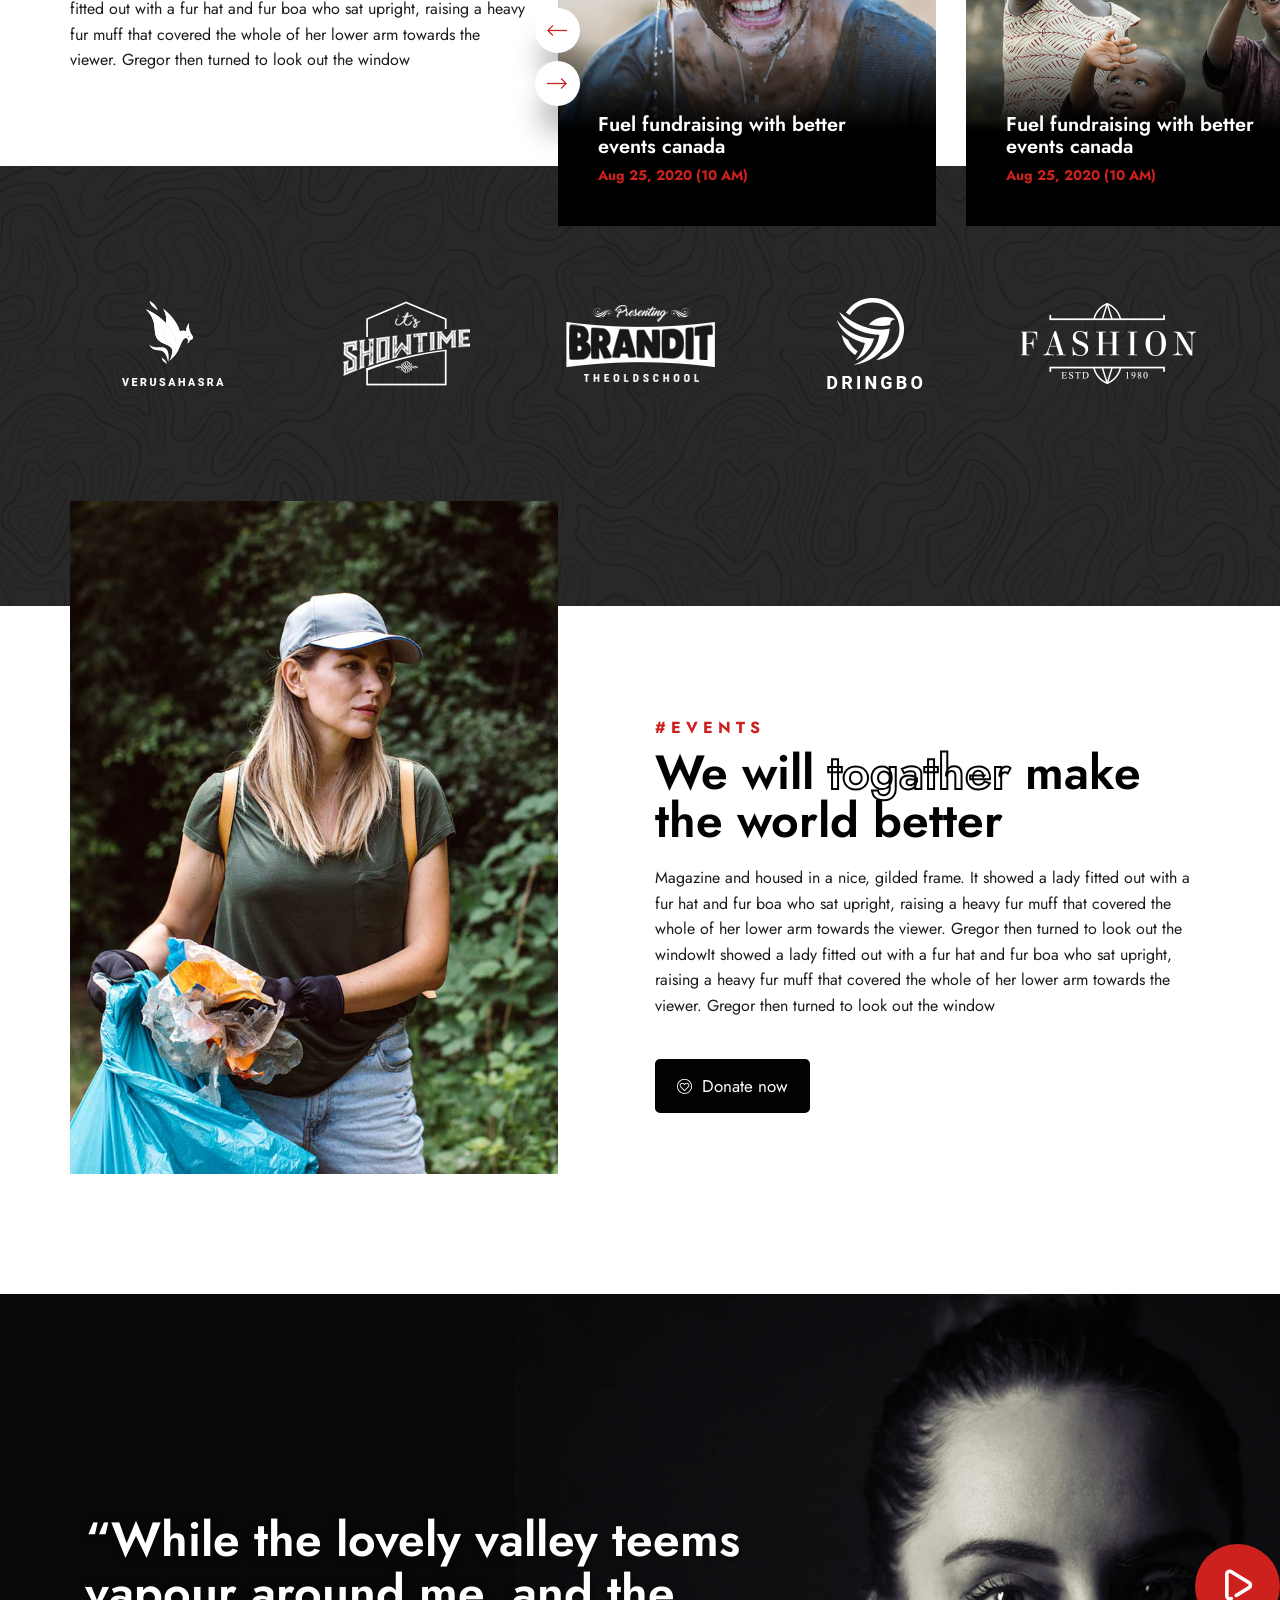
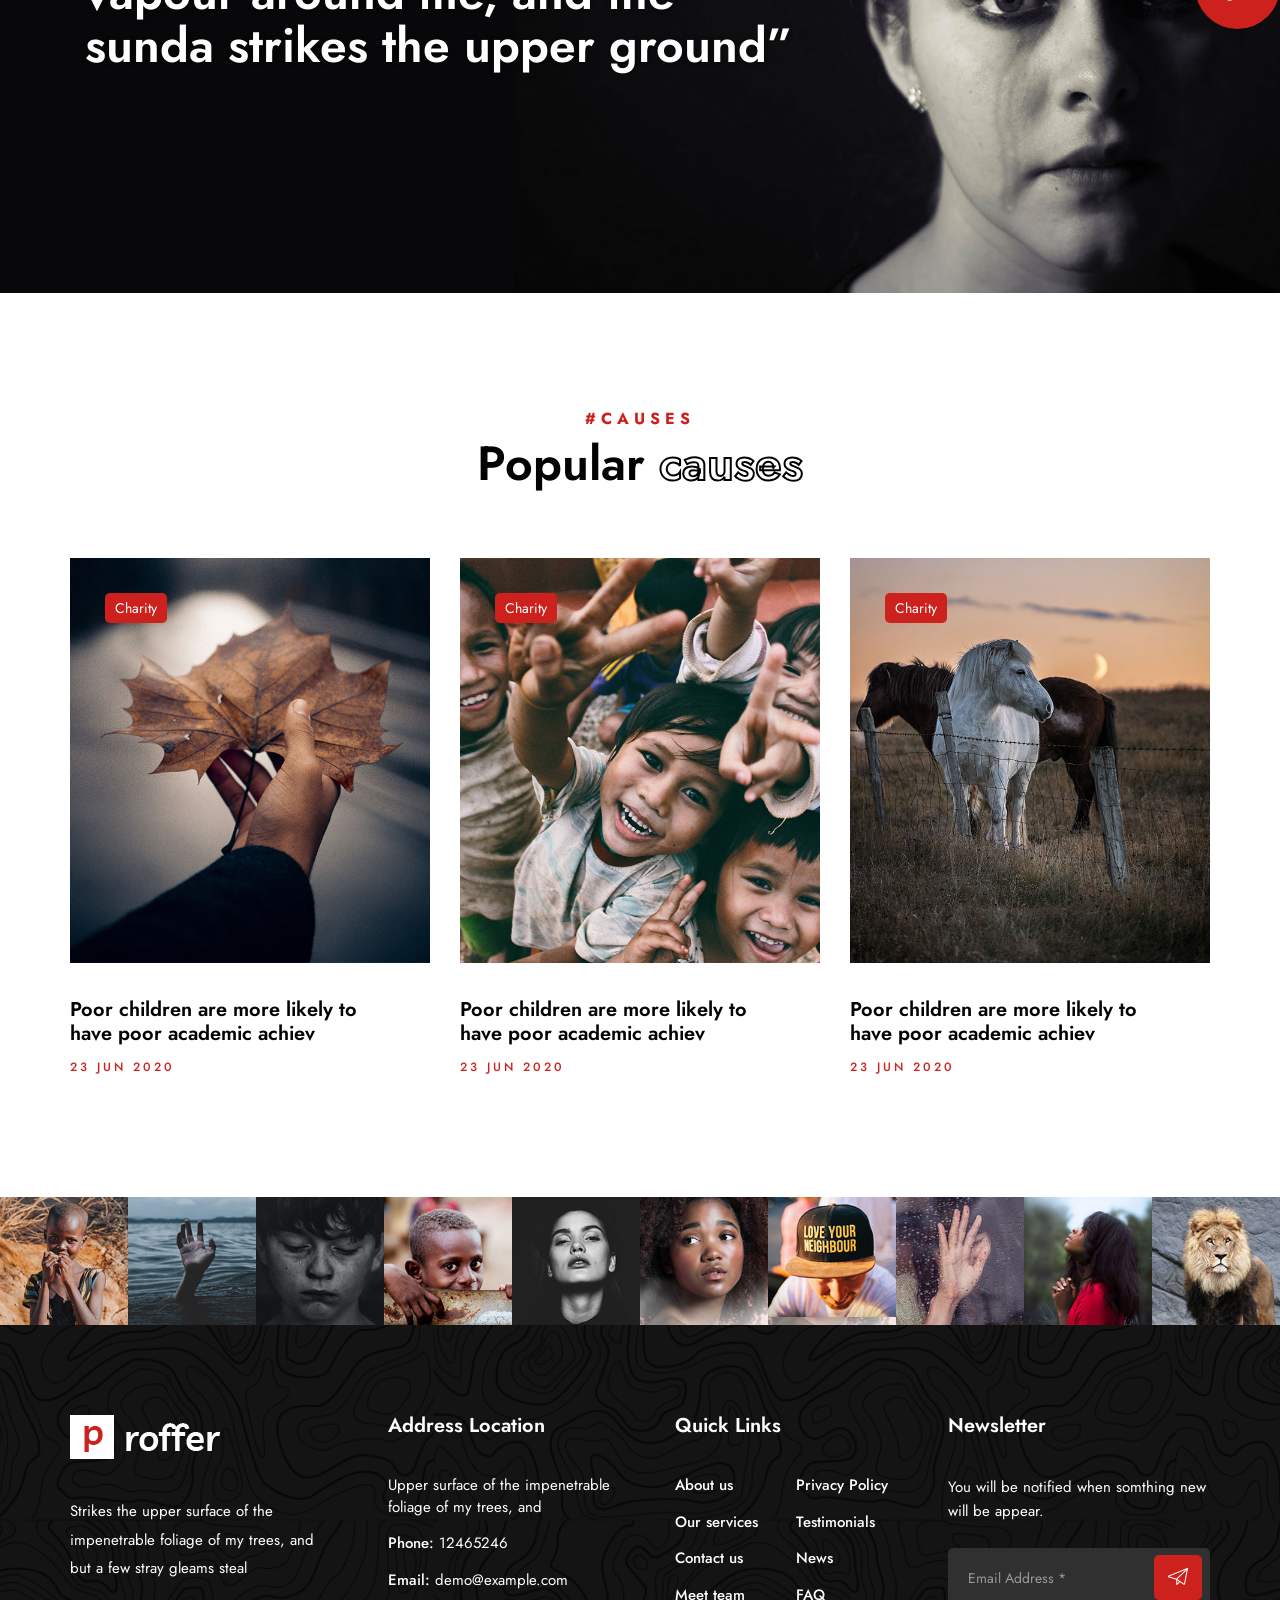
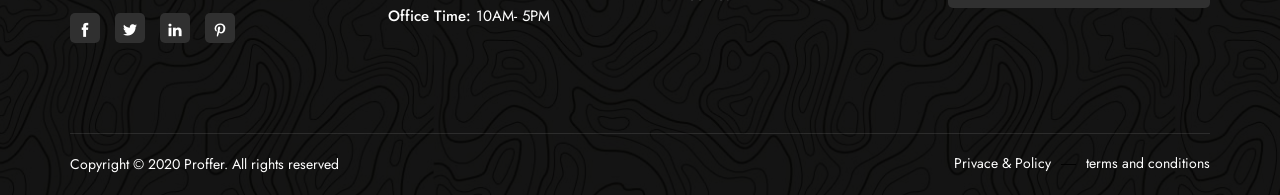
<file: about.html>
<!DOCTYPE html>
<html lang="en">
<head>
    <meta charset="utf-8">
    <meta http-equiv="X-UA-Compatible" content="IE=edge">
    <meta name="viewport" content="width=device-width, initial-scale=1">
    <meta name="author" content="irstheme">

    <title> Proffer - Fundraising & Charity HTML Template </title>
    
    <link href="assets/css/themify-icons.css" rel="stylesheet">
    <link href="assets/css/flaticon.css" rel="stylesheet">
    <link href="assets/css/bootstrap.min.css" rel="stylesheet">
    <link href="assets/css/animate.css" rel="stylesheet">
    <link href="assets/css/owl.carousel.css" rel="stylesheet">
    <link href="assets/css/owl.theme.css" rel="stylesheet">
    <link href="assets/css/slick.css" rel="stylesheet">
    <link href="assets/css/slick-theme.css" rel="stylesheet">
    <link href="assets/css/swiper.min.css" rel="stylesheet">
    <link href="assets/css/owl.transitions.css" rel="stylesheet">
    <link href="assets/css/jquery.fancybox.css" rel="stylesheet">
    <link href="assets/css/style.css" rel="stylesheet">

    <!-- HTML5 shim and Respond.js for IE8 support of HTML5 elements and media queries -->
    <!--[if lt IE 9]>
    <script src="https://oss.maxcdn.com/html5shiv/3.7.3/html5shiv.min.js"></script>
    <script src="https://oss.maxcdn.com/respond/1.4.2/respond.min.js"></script>
    <![endif]-->

</head>

<body>

    <!-- start page-wrapper -->
    <div class="page-wrapper">

        <!-- start preloader -->
        <div class="preloader">
            <div class="preloader-inner">
                <div class="double-bounce1"></div>
                <div class="double-bounce2"></div>
            </div>
        </div>
        <!-- end preloader -->

        <!-- Start header -->
        <header id="header" class="site-header header-style-1">
            <nav class="navigation navbar navbar-default">
                <div class="container-fluid">
                    <div class="navbar-header">
                        <button type="button" class="open-btn">
                            <span class="sr-only">Toggle navigation</span>
                            <span class="icon-bar"></span>
                            <span class="icon-bar"></span>
                            <span class="icon-bar"></span>
                        </button>
                        <a class="navbar-brand" href="index.html"><img src="assets/images/logo.png" alt></a>
                    </div>
                    <div id="navbar" class="navbar-collapse collapse navbar-left navigation-holder">
                        <button class="close-navbar"><i class="ti-close"></i></button>
                        <ul class="nav navbar-nav">
                            <li class="menu-item-has-children">
                                <a href="#">Home</a>
                                <ul class="sub-menu">
                                    <li><a href="index.html">Home style 1</a></li>
                                    <li><a href="index-2.html">Home style 2</a></li>
                                    <li><a href="index-3.html">Home style 3</a></li>
                                    <li class="menu-item-has-children">
                                        <a href="#Level3">Third level</a>
                                        <ul class="sub-menu">
                                            <li><a href="#">Level 3</a></li>
                                            <li><a href="#">Level 3</a></li>
                                            <li><a href="#">Level 3</a></li>
                                        </ul>
                                    </li>
                                </ul>
                            </li>
                            <li class="menu-item-has-children current-menu-parent">
                                <a href="#">Pages</a>
                                <ul class="sub-menu">
                                    <li class="current-menu-item"><a href="about.html">About</a></li>
                                    <li><a href="contact.html">Contact</a></li>
                                    <li><a href="testimonials.html">Testimonials</a></li>
                                    <li><a href="team.html">Team</a></li>
                                    <li><a href="team-single.html">Team single</a></li>
                                    <li><a href="faq.html">FAQ</a></li>
                                    <li><a href="404.html">404</a></li>
                                    <li><a href="events.html">Events</a></li>
                                    <li><a href="event-single.html">Event single</a></li>
                                </ul>
                            </li>
                            <li class="menu-item-has-children">
                                <a href="#">Causes</a>
                                <ul class="sub-menu">
                                    <li><a href="causes.html">Causes</a></li>
                                    <li><a href="case-single.html">Causes single</a></li>
                                </ul>
                            </li>
                            <li class="menu-item-has-children">
                                <a href="#">Blog</a>
                                <ul class="sub-menu">
                                    <li><a href="blog.html">Blog default</a></li>
                                    <li><a href="blog-left-sidebar.html">Blog left sidebar</a></li>
                                    <li><a href="blog-fullwidth.html">Blog full width</a></li>
                                    <li class="menu-item-has-children">
                                        <a href="#Level3">Blog details</a>
                                        <ul class="sub-menu">
                                            <li><a href="blog-single.html">Blog details</a></li>
                                            <li><a href="blog-single-left-sidebar.html">Blog details left sidebar</a></li>
                                            <li><a href="blog-single-fullwidth.html">Blog details full width</a></li>
                                        </ul>
                                    </li>
                                </ul>
                            </li>
                            <li class="menu-item-has-children">
                                <a href="#">Shop</a>
                                <ul class="sub-menu">
                                    <li><a href="shop.html">Shop</a></li>
                                    <li><a href="shop-single.html">Shop single</a></li>
                                </ul>
                            </li>
                            <li><a href="contact.html">Contact</a></li>
                        </ul>
                    </div><!-- end of nav-collapse -->

                    <div class="cart-search-contact">
                        <div class="header-search-form-wrapper">
                            <button class="search-toggle-btn"><i class="fi flaticon-search"></i></button>
                            <div class="header-search-form">
                                <form>
                                    <div>
                                        <input type="text" class="form-control" placeholder="Search here...">
                                        <button type="submit"><i class="ti-search"></i></button>
                                    </div>
                                </form>
                            </div>
                        </div>
                        <div class="mini-cart">
                            <button class="cart-toggle-btn"> <i class="fi flaticon-shopping-basket"></i> <span class="cart-count">02</span></button>
                            <div class="mini-cart-content">
                                <div class="mini-cart-items">
                                    <div class="mini-cart-item clearfix">
                                        <div class="mini-cart-item-image">
                                            <a href="#"><img src="assets/images/shop/mini-cart/img-1.jpg" alt></a>
                                        </div>
                                        <div class="mini-cart-item-des">
                                            <a href="#">Hoodi with zipper</a>
                                            <span class="mini-cart-item-price">$20.15</span>
                                            <span class="mini-cart-item-quantity">x 1</span>
                                        </div>
                                    </div>
                                    <div class="mini-cart-item clearfix">
                                        <div class="mini-cart-item-image">
                                            <a href="#"><img src="assets/images/shop/mini-cart/img-2.jpg" alt></a>
                                        </div>
                                        <div class="mini-cart-item-des">
                                            <a href="#">Ninja T-shirt</a>
                                            <span class="mini-cart-item-price">$13.25</span>
                                            <span class="mini-cart-item-quantity">x 2</span>
                                        </div>
                                    </div>
                                </div>
                                <div class="mini-cart-action clearfix">
                                    <span class="mini-checkout-price">$215.14</span>
                                    <a href="#" class="view-cart-btn">View Cart</a>
                                </div>
                            </div>
                        </div>
                        <div class="donate-btn">
                            <a href="#" class="theme-btn-s1"><i class="fi flaticon-like"></i> Donate Now</a>
                        </div>
                    </div>

                </div><!-- end of container -->
            </nav>
        </header>
        <!-- end of header -->


        <!-- start page-title -->
        <section class="page-title">
            <div class="page-title-container">
                <div class="page-title-wrapper">
                    <div class="container">
                        <div class="row">
                            <div class="col col-xs-12">
                                <h2>About us</h2>
                                <ol class="breadcrumb">
                                    <li><a href="index.html">Home</a></li>
                                    <li>About us</li>
                                </ol>
                            </div>
                        </div> <!-- end row -->
                    </div> <!-- end container -->
                </div>
            </div>
        </section>
        <!-- end page-title -->


        <!-- start about-page-section -->
        <section class="about-page-section section-padding">
            <div class="container">
                <div class="row">
                    <div class="col col-md-8 col-md-offset-2 col-sm-10 col-sm-offset-1">
                        <div class="section-title-s3">
                            <span>#About us</span>
                            <h2>Give a helping hand <br>for children</h2>
                            <p>Magazine and housed in a nice, gilded frame. It showed a lady fitted out with a fur hat and fur boa who sat upright, raising a heavy fur muff that covered the whole of her lower</p>
                        </div>
                    </div>
                </div>
                <div class="row">
                    <div class="col col-xs-12">
                        <div class="about-features-grid">
                            <div class="grid">
                                <div class="icon">
                                    <i class="fi flaticon-pencil-case"></i>
                                </div>
                                <h3>Education</h3>
                                <p>Magazine and housed in a nice gilded frame it showed a lady fitted</p>
                            </div>
                            <div class="grid">
                                <div class="icon">
                                    <i class="fi flaticon-fruits"></i>
                                </div>
                                <h3>Food</h3>
                                <p>Magazine and housed in a nice gilded frame it showed a lady fitted</p>
                            </div>
                            <div class="grid">
                                <div class="icon">
                                    <i class="fi flaticon-donation"></i>
                                </div>
                                <h3>Hope</h3>
                                <p>Magazine and housed in a nice gilded frame it showed a lady fitted</p>
                            </div>
                            <div class="grid">
                                <div class="icon">
                                    <i class="fi flaticon-charity"></i>
                                </div>
                                <h3>Prayer</h3>
                                <p>Magazine and housed in a nice gilded frame it showed a lady fitted</p>
                            </div>
                            <div class="grid">
                                <div class="icon">
                                    <i class="fi flaticon-smile"></i>
                                </div>
                                <h3>Children</h3>
                                <p>Magazine and housed in a nice gilded frame it showed a lady fitted</p>
                            </div>
                            <div class="grid">
                                <div class="icon">
                                    <i class="fi flaticon-like"></i>
                                </div>
                                <h3>Love</h3>
                                <p>Magazine and housed in a nice gilded frame it showed a lady fitted</p>
                            </div>
                        </div>
                    </div>
                </div>                  
            </div> <!-- end container -->
        </section>
        <!-- end about-page-section -->


        <!-- start mission-vision-section -->
        <section class="mission-vision-section">
            <div class="container">
                <div class="row">
                    <div class="col col-xs-12">
                        <div class="mission-vision-grids clearfix">
                            <div class="grid">
                                <div class="overlay"></div>
                                <h3>Our mission</h3>
                                <p>Magazine and housed in a nice, gilded frame. It showed a lady fitted out with a fur hat and fur boa who sat upright, raising a heavy fur muff that covered the whole of her lower arm towards the viewer gregor then turned</p>
                            </div>
                            <div class="grid">
                                <div class="overlay"></div>
                                <h3>Our vision</h3>
                                <p>Magazine and housed in a nice, gilded frame. It showed a lady fitted out with a fur hat and fur boa who sat upright, raising a heavy fur muff that covered the whole of her lower arm towards the viewer gregor then turned</p>
                            </div>
                            <div class="grid">
                                <div class="overlay"></div>
                                <h3>Our value</h3>
                                <p>Magazine and housed in a nice, gilded frame. It showed a lady fitted out with a fur hat and fur boa who sat upright, raising a heavy fur muff that covered the whole of her lower arm towards the viewer gregor then turned</p>
                            </div>
                        </div>
                    </div>
                </div>
            </div> <!-- end container -->
        </section>  
        <!-- end mission-vision-section -->      


        <!-- start target-area -->
        <section class="target-area about-pg-target-area section-padding">
            <div class="container">
                <div class="row">
                    <div class="col col-md-5">
                        <div class="img-holder">
                            <img src="assets/images/target.jpg" alt>
                        </div>
                    </div>
                    <div class="col col-md-7">
                        <div class="target-content">
                            <div class="section-title">
                                <span>#Target</span>
                                <h2>We have <span>reached</span> so far!</h2>
                            </div>
                            <div class="content">
                                <p>Magazine and housed in a nice, gilded frame. It showed a lady fitted out with a fur hat and fur boa who sat upright, raising a heavy fur muff that covered the whole of her lower arm towards the viewer. Gregor then turned to look out the window at the dull weather or then turned to look out.</p>

                                <div class="goal-raised">
                                    <div>
                                        <span>Donation goal </span>
                                        <h3>$45,000</h3>
                                    </div>
                                    <div>
                                        <span>Donation raised </span>
                                        <h3>$35,000</h3>                                        
                                    </div>
                                </div>
                                <a href="#" class="theme-btn-s3"><i class="fi flaticon-like"></i> Donate Now</a>
                            </div>
                        </div>
                    </div>
                </div>
            </div> <!-- end container -->
        </section>
        <!-- end target-area -->


        <!-- start causes-section -->
        <section class="causes-section section-padding">
            <div class="container-fluid">
                <div class="section-title-s2">
                    <span>#Causes</span>
                    <h2>Popular  <span>causes</span></h2>
                </div>
                <div class="content-area causes-slider">
                    <div class="item">
                        <div class="inner">
                            <div class="img-holder">
                                <img src="assets/images/causes/img-1.jpg" alt>
                            </div>
                            <div class="overlay">
                                <div class="overlay-content">
                                    <div class="progress">
                                        <div class="progress-bar" data-percent="85"></div>
                                    </div>
                                    <h3><a href="#">Children's voices and opinions the heart of our media</a></h3>
                                    <div class="goal-raised">
                                        <span>$2356 raised of $6500</span>
                                        <a href="#" class="donate-btn"><i class="fi flaticon-heart-1"></i>Donate</a>
                                    </div>
                                </div>
                            </div>
                        </div>
                    </div>
                    <div class="item">
                        <div class="inner">
                            <div class="img-holder">
                                <img src="assets/images/causes/img-2.jpg" alt>
                            </div>
                            <div class="overlay">
                                <div class="overlay-content">
                                    <div class="progress">
                                        <div class="progress-bar" data-percent="85"></div>
                                    </div>
                                    <h3><a href="#">Children's voices and opinions the heart of our media</a></h3>
                                    <div class="goal-raised">
                                        <span>$2356 raised of $6500</span>
                                        <a href="#" class="donate-btn"><i class="fi flaticon-heart-1"></i>Donate</a>
                                    </div>
                                </div>
                            </div>
                        </div>
                    </div>
                    <div class="item">
                        <div class="inner">
                            <div class="img-holder">
                                <img src="assets/images/causes/img-3.jpg" alt>
                            </div>
                            <div class="overlay">
                                <div class="overlay-content">
                                    <div class="progress">
                                        <div class="progress-bar" data-percent="85"></div>
                                    </div>
                                    <h3><a href="#">Children's voices and opinions the heart of our media</a></h3>
                                    <div class="goal-raised">
                                        <span>$2356 raised of $6500</span>
                                        <a href="#" class="donate-btn"><i class="fi flaticon-heart-1"></i>Donate</a>
                                    </div>
                                </div>
                            </div>
                        </div>
                    </div>
                    <div class="item">
                        <div class="inner">
                            <div class="img-holder">
                                <img src="assets/images/causes/img-4.jpg" alt>
                            </div>
                            <div class="overlay">
                                <div class="overlay-content">
                                    <div class="progress">
                                        <div class="progress-bar" data-percent="85"></div>
                                    </div>
                                    <h3><a href="#">Children's voices and opinions the heart of our media</a></h3>
                                    <div class="goal-raised">
                                        <span>$2356 raised of $6500</span>
                                        <a href="#" class="donate-btn"><i class="fi flaticon-heart-1"></i>Donate</a>
                                    </div>
                                </div>
                            </div>
                        </div>
                    </div>
                    <div class="item">
                        <div class="inner">
                            <div class="img-holder">
                                <img src="assets/images/causes/img-5.jpg" alt>
                            </div>
                            <div class="overlay">
                                <div class="overlay-content">
                                    <div class="progress">
                                        <div class="progress-bar" data-percent="85"></div>
                                    </div>
                                    <h3><a href="#">Children's voices and opinions the heart of our media</a></h3>
                                    <div class="goal-raised">
                                        <span>$2356 raised of $6500</span>
                                        <a href="#" class="donate-btn"><i class="fi flaticon-heart-1"></i>Donate</a>
                                    </div>
                                </div>
                            </div>
                        </div>
                    </div>
                    <div class="item">
                        <div class="inner">
                            <div class="img-holder">
                                <img src="assets/images/causes/img-4.jpg" alt>
                            </div>
                            <div class="overlay">
                                <div class="overlay-content">
                                    <div class="progress">
                                        <div class="progress-bar" data-percent="85"></div>
                                    </div>
                                    <h3><a href="#">Children's voices and opinions the heart of our media</a></h3>
                                    <div class="goal-raised">
                                        <span>$2356 raised of $6500</span>
                                        <a href="#" class="donate-btn"><i class="fi flaticon-heart-1"></i>Donate</a>
                                    </div>
                                </div>
                            </div>
                        </div>
                    </div>
                </div>
            </div>
        </section>
        <!-- end causes-section -->


        <!-- start events-section -->
        <section class="events-section p-t-0 section-padding">
            <div class="container">
                <div class="row">
                    <div class="col col-md-5">
                        <div class="section-title">
                            <span>#Events</span>
                            <h2><span>Fundraising </span>events,Please join.</h2>
                        </div>
                        <div class="about-details">
                            <p>Magazine and housed in a nice, gilded frame. It showed a lady fitted out with a fur hat and fur boa who sat upright, raising a heavy fur muff that covered the whole of her lower arm towards the viewer. Gregor then turned to look out the window</p>
                        </div>
                    </div>
                    <div class="col col-md-7">

                        <div class="events-slider-holder">
                            <div class="events-slider">
                                <div class="events-slider-item">
                                    <div class="grid">
                                        <div class="img-holder">
                                            <img src="assets/images/events/img-1.jpg" alt>
                                        </div>
                                        <div class="details">
                                            <div class="inner">
                                                <h3><a href="#">Fuel fundraising with better events canada</a></h3>
                                                <p>Aug 25, 2020 (10 AM)</p>
                                            </div>
                                        </div>
                                    </div>
                                </div>
                                <div class="events-slider-item">
                                    <div class="grid">
                                        <div class="img-holder">
                                            <img src="assets/images/events/img-2.jpg" alt>
                                        </div>
                                        <div class="details">
                                            <div class="inner">
                                                <h3><a href="#">Fuel fundraising with better events canada</a></h3>
                                                <p>Aug 25, 2020 (10 AM)</p>
                                            </div>
                                        </div>
                                    </div>
                                </div>
                                <div class="events-slider-item">
                                    <div class="grid">
                                        <div class="img-holder">
                                            <img src="assets/images/events/img-3.jpg" alt>
                                        </div>
                                        <div class="details">
                                            <div class="inner">
                                                <h3><a href="#">Fuel fundraising with better events canada</a></h3>
                                                <p>Aug 25, 2020 (10 AM)</p>
                                            </div>
                                        </div>
                                    </div>
                                </div>
                                <div class="events-slider-item">
                                    <div class="grid">
                                        <div class="img-holder">
                                            <img src="assets/images/events/img-1.jpg" alt>
                                        </div>
                                        <div class="details">
                                            <div class="inner">
                                                <h3><a href="#">Fuel fundraising with better events canada</a></h3>
                                                <p>Aug 25, 2020 (10 AM)</p>
                                            </div>
                                        </div>
                                    </div>
                                </div>
                            </div>

                            <div class="events-slider-nav">
                                <div class="events-slider-arrows">
                                    <div class="slider-prev"><i class="fi flaticon-back"></i></div>
                                    <div class="slider-next"><i class="fi flaticon-next"></i></div>
                                </div>
                            </div>

                        </div>
                    </div>
                </div>
            </div> <!-- end container -->
        </section>
        <!-- end events-section -->


        <!-- start partner-section -->
        <section class="partner-section">
            <h2 class="hidden">Partners</h2>
            <div class="container">
                <div class="row">
                    <div class="col col-xs-12">
                        <div class="partners-slider">
                            <div>
                                <img src="assets/images/partners/img-1.png" alt>
                            </div>
                            <div>
                                <img src="assets/images/partners/img-2.png" alt>
                            </div>
                            <div>
                                <img src="assets/images/partners/img-3.png" alt>
                            </div>
                            <div>
                                <img src="assets/images/partners/img-4.png" alt>
                            </div>
                            <div>
                                <img src="assets/images/partners/img-5.png" alt>
                            </div>
                            <div>
                                <img src="assets/images/partners/img-6.png" alt>
                            </div>
                            <div>
                                <img src="assets/images/partners/img-4.png" alt>
                            </div>
                        </div>
                    </div>
                </div>
            </div> <!-- end container -->
        </section>
        <!-- end partner-section -->


        <!-- start cta-s1-section -->
        <section class="cta-s1-section">
            <div class="container">
                <div class="row">
                    <div class="col col-lg-5 col-md-5">
                        <div class="img-holder">
                            <img src="assets/images/cta-s1-pic.jpg" alt>
                        </div>
                    </div>
                    <div class="col col-lg-6 col-lg-offset-1 col-md-7">
                        <div class="info-col">
                            <div class="section-title">
                                <span>#Events</span>
                                <h2>We will <span>togather</span> make the world better</h2>
                            </div>

                            <div class="details">
                                <p>Magazine and housed in a nice, gilded frame. It showed a lady fitted out with a fur hat and fur boa who sat upright, raising a heavy fur muff that covered the whole of her lower arm towards the viewer. Gregor then turned to look out the windowIt  showed a lady fitted out with a fur hat and fur boa who sat upright, raising a heavy fur muff that covered the whole of her lower arm towards the viewer. Gregor then turned to look out the window</p>
                                <a href="#" class="theme-btn-s6"><i class="fi flaticon-like"></i> Donate now</a>
                            </div>
                        </div>
                    </div>
                </div>
            </div> <!-- end container -->
        </section>
        <!-- end cta-s1-section -->


        <!-- start cta-s2-section -->
        <section class="cta-s2-section">
            <div class="container">
                <div class="row">
                    <div class="col col-xs-12">
                        <div class="col col-md-8">
                            <div class="details">
                                <h3>“While the lovely valley teems vapour around me, and the sunda strikes the upper ground”</h3>
                            </div>
                        </div>
                        <div class="col col-md-4">
                            <div class="video-holder">
                                <a href="https://www.youtube.com/embed/7e90gBu4pas?autoplay=1" class="video-btn" data-type="iframe" tabindex="0"><i class="fi flaticon-play"></i></a> 
                            </div>
                        </div>
                    </div>
                </div>
            </div> <!-- end container -->
        </section>
        <!-- end cta-s2-section -->


        <!-- start blog-section -->
        <section class="blog-section section-padding">
            <div class="container">
                <div class="row">
                    <div class="col col-xs-12">
                        <div class="section-title-s2">
                            <span>#Causes</span>
                            <h2>Popular  <span>causes</span></h2>
                        </div>
                    </div>
                </div>
                <div class="row">
                    <div class="col col-xs-12">
                        <div class="blog-grids">
                            <div class="grid">
                                <div class="entry-media">
                                    <img src="assets/images/blog/img-1.jpg" alt>
                                </div>
                                <div class="cat">
                                    <a href="#">Charity</a>
                                </div>
                                <div class="entry-details">
                                    <h3><a href="#">Poor children are more likely to have poor academic achiev</a></h3>
                                    <p class="date">23 Jun 2020</p>
                                </div>
                            </div>
                            <div class="grid">
                                <div class="entry-media">
                                    <img src="assets/images/blog/img-2.jpg" alt>
                                </div>
                                <div class="cat">
                                    <a href="#">Charity</a>
                                </div>
                                <div class="entry-details">
                                    <h3><a href="#">Poor children are more likely to have poor academic achiev</a></h3>
                                    <p class="date">23 Jun 2020</p>
                                </div>
                            </div>
                            <div class="grid">
                                <div class="entry-media">
                                    <img src="assets/images/blog/img-3.jpg" alt>
                                </div>
                                <div class="cat">
                                    <a href="#">Charity</a>
                                </div>
                                <div class="entry-details">
                                    <h3><a href="#">Poor children are more likely to have poor academic achiev</a></h3>
                                    <p class="date">23 Jun 2020</p>
                                </div>
                            </div>
                        </div>
                    </div>
                </div>
            </div> <!-- end container -->
        </section>
        <!-- end blog-section -->


        <!-- start instagram-section -->
        <section class="instagram-section">
            <h2 class="hidden">Instagran</h2>
            <div class="instagram-grids">
                <div class="grid">
                    <a href="#"><img src="assets/images/instagram/img-1.jpg" alt></a>
                </div>
                <div class="grid">
                    <a href="#"><img src="assets/images/instagram/img-2.jpg" alt></a>
                </div>
                <div class="grid">
                    <a href="#"><img src="assets/images/instagram/img-3.jpg" alt></a>
                </div>
                <div class="grid">
                    <a href="#"><img src="assets/images/instagram/img-4.jpg" alt></a>
                </div>
                <div class="grid">
                    <a href="#"><img src="assets/images/instagram/img-5.jpg" alt></a>
                </div>
                <div class="grid">
                    <a href="#"><img src="assets/images/instagram/img-6.jpg" alt></a>
                </div>
                <div class="grid">
                    <a href="#"><img src="assets/images/instagram/img-7.jpg" alt></a>
                </div>
                <div class="grid">
                    <a href="#"><img src="assets/images/instagram/img-8.jpg" alt></a>
                </div>
                <div class="grid">
                    <a href="#"><img src="assets/images/instagram/img-9.jpg" alt></a>
                </div>
                <div class="grid">
                    <a href="#"><img src="assets/images/instagram/img-10.jpg" alt></a>
                </div>
            </div>
        </section>
        <!-- end instagram-section -->


        <!-- start site-footer -->
        <footer class="site-footer">
            <div class="upper-footer">
                <div class="container">
                    <div class="row">
                        <div class="col col-lg-3 col-md-3 col-sm-6">
                            <div class="widget about-widget">
                                <div class="widget-title">
                                    <h3>
                                        <span class="hidden">About us</span>
                                        <img src="assets/images/footer-logo.png" alt>
                                    </h3>
                                </div>
                                <p>Strikes the upper surface of the impenetrable foliage of my trees, and but a few stray gleams steal</p>
                                <div class="social-icons">
                                    <ul>
                                        <li><a href="#"><i class="ti-facebook"></i></a></li>
                                        <li><a href="#"><i class="ti-twitter-alt"></i></a></li>
                                        <li><a href="#"><i class="ti-linkedin"></i></a></li>
                                        <li><a href="#"><i class="ti-pinterest"></i></a></li>
                                    </ul>
                                </div>
                            </div>
                        </div>
                        <div class="col col-lg-3 col-md-3 col-sm-6">
                            <div class="widget contact-widget service-link-widget">
                                <div class="widget-title">
                                    <h3>Address Location</h3>
                                </div>
                                <ul>
                                    <li>Upper surface of the impenetrable foliage of my trees, and</li>
                                    <li><span>Phone:</span> 12465246</li>
                                    <li><span>Email:</span> demo@example.com</li>
                                    <li><span>Office Time:</span> 10AM- 5PM</li>
                                </ul>
                            </div>
                        </div>
                        <div class="col col-lg-3 col-md-3 col-sm-6">
                            <div class="widget link-widget">
                                <div class="widget-title">
                                    <h3>Quick Links</h3>
                                </div>
                                <ul>
                                    <li><a href="#">About us</a></li>
                                    <li><a href="#">Our services</a></li>
                                    <li><a href="#">Contact us</a></li>
                                    <li><a href="#">Meet team</a></li>
                                </ul>
                                <ul>
                                    <li><a href="#">Privacy Policy</a></li>
                                    <li><a href="#">Testimonials</a></li>
                                    <li><a href="#">News</a></li>
                                    <li><a href="#">FAQ</a></li>
                                </ul>
                            </div>
                        </div>
                        <div class="col col-lg-3 col-md-3 col-sm-6">
                            <div class="widget newsletter-widget">
                                <div class="widget-title">
                                    <h3>Newsletter</h3>
                                </div>
                                <p>You will be notified when somthing new will be appear.</p>
                                <form>
                                    <div class="input-1">
                                        <input type="email" class="form-control" placeholder="Email Address *" required>
                                    </div>
                                    <div class="submit clearfix">
                                        <button type="submit"><i class="fi flaticon-paper-plane"></i></button>
                                    </div>
                                </form>
                            </div>
                        </div>
                    </div>
                </div> <!-- end container -->
            </div>
            <div class="lower-footer">
                <div class="container">
                    <div class="row">
                        <div class="separator"></div>
                        <div class="col col-xs-12">
                            <p class="copyright">Copyright &copy; 2020 Proffer. All rights reserved</p>
                            <div class="extra-link">
                                <ul>
                                    <li><a href="#">Privace & Policy</a></li>
                                    <li><a href="#">terms and conditions</a></li>
                                </ul>
                            </div>
                        </div>
                    </div>
                </div>
            </div>
        </footer>
        <!-- end site-footer -->
    </div>
    <!-- end of page-wrapper -->



    <!-- All JavaScript files
    ================================================== -->
    <script src="assets/js/jquery.min.js"></script>
    <script src="assets/js/bootstrap.min.js"></script>

    <!-- Plugins for this template -->
    <script src="assets/js/jquery-plugin-collection.js"></script>

    <!-- Custom script for this template -->
    <script src="assets/js/script.js"></script>
</body>
</html>
</file>
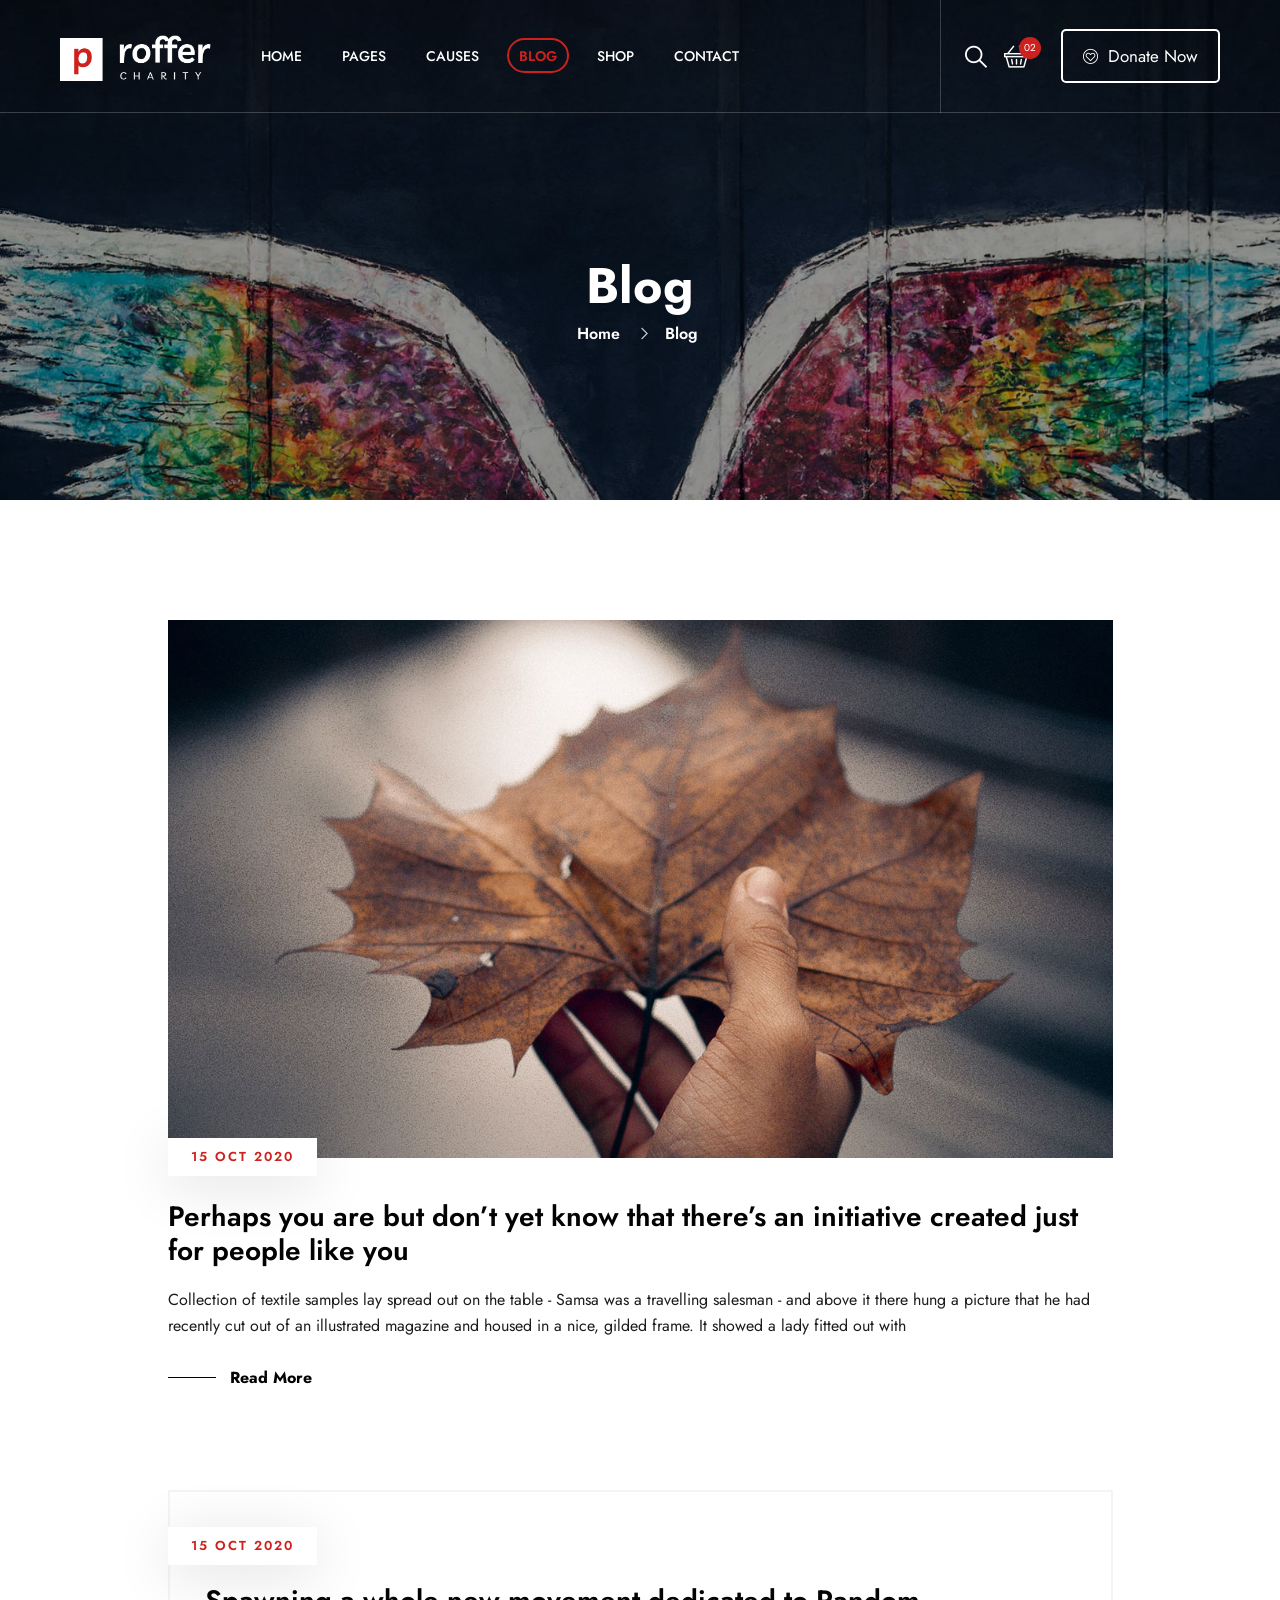
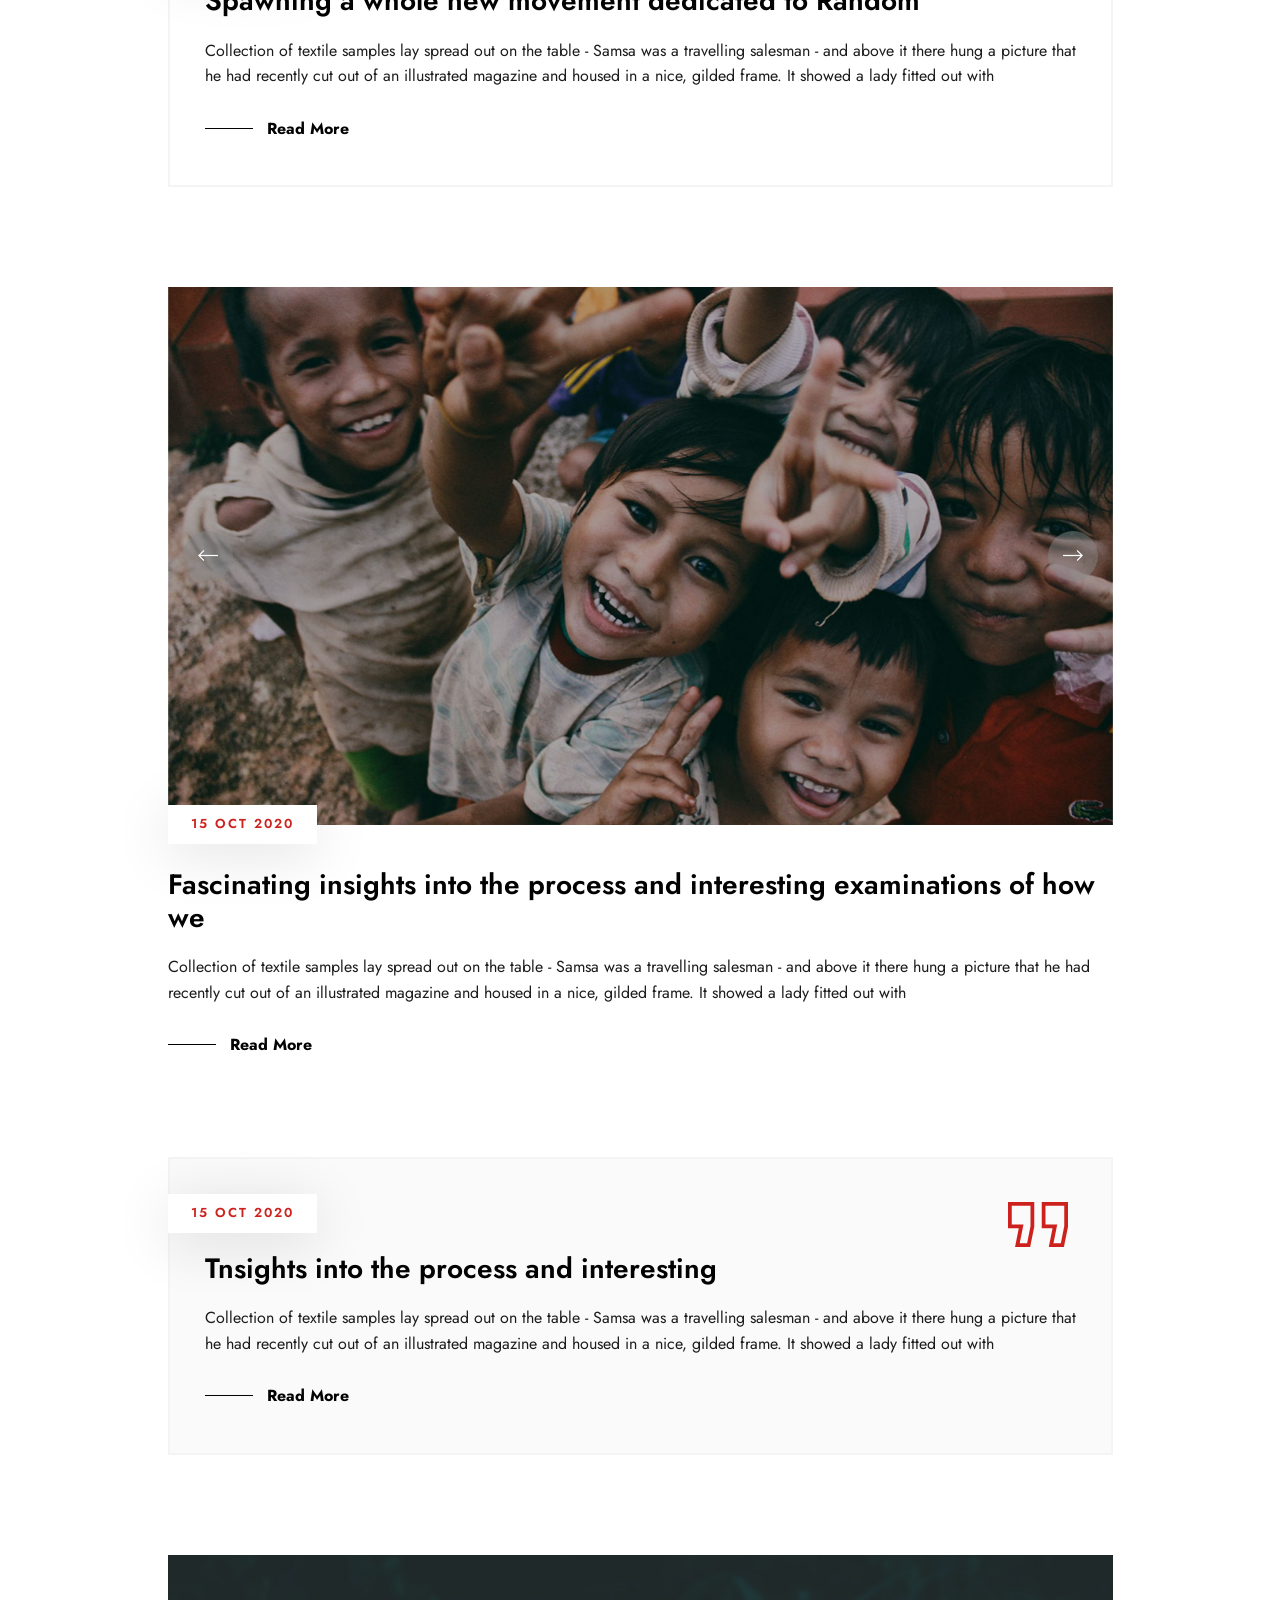
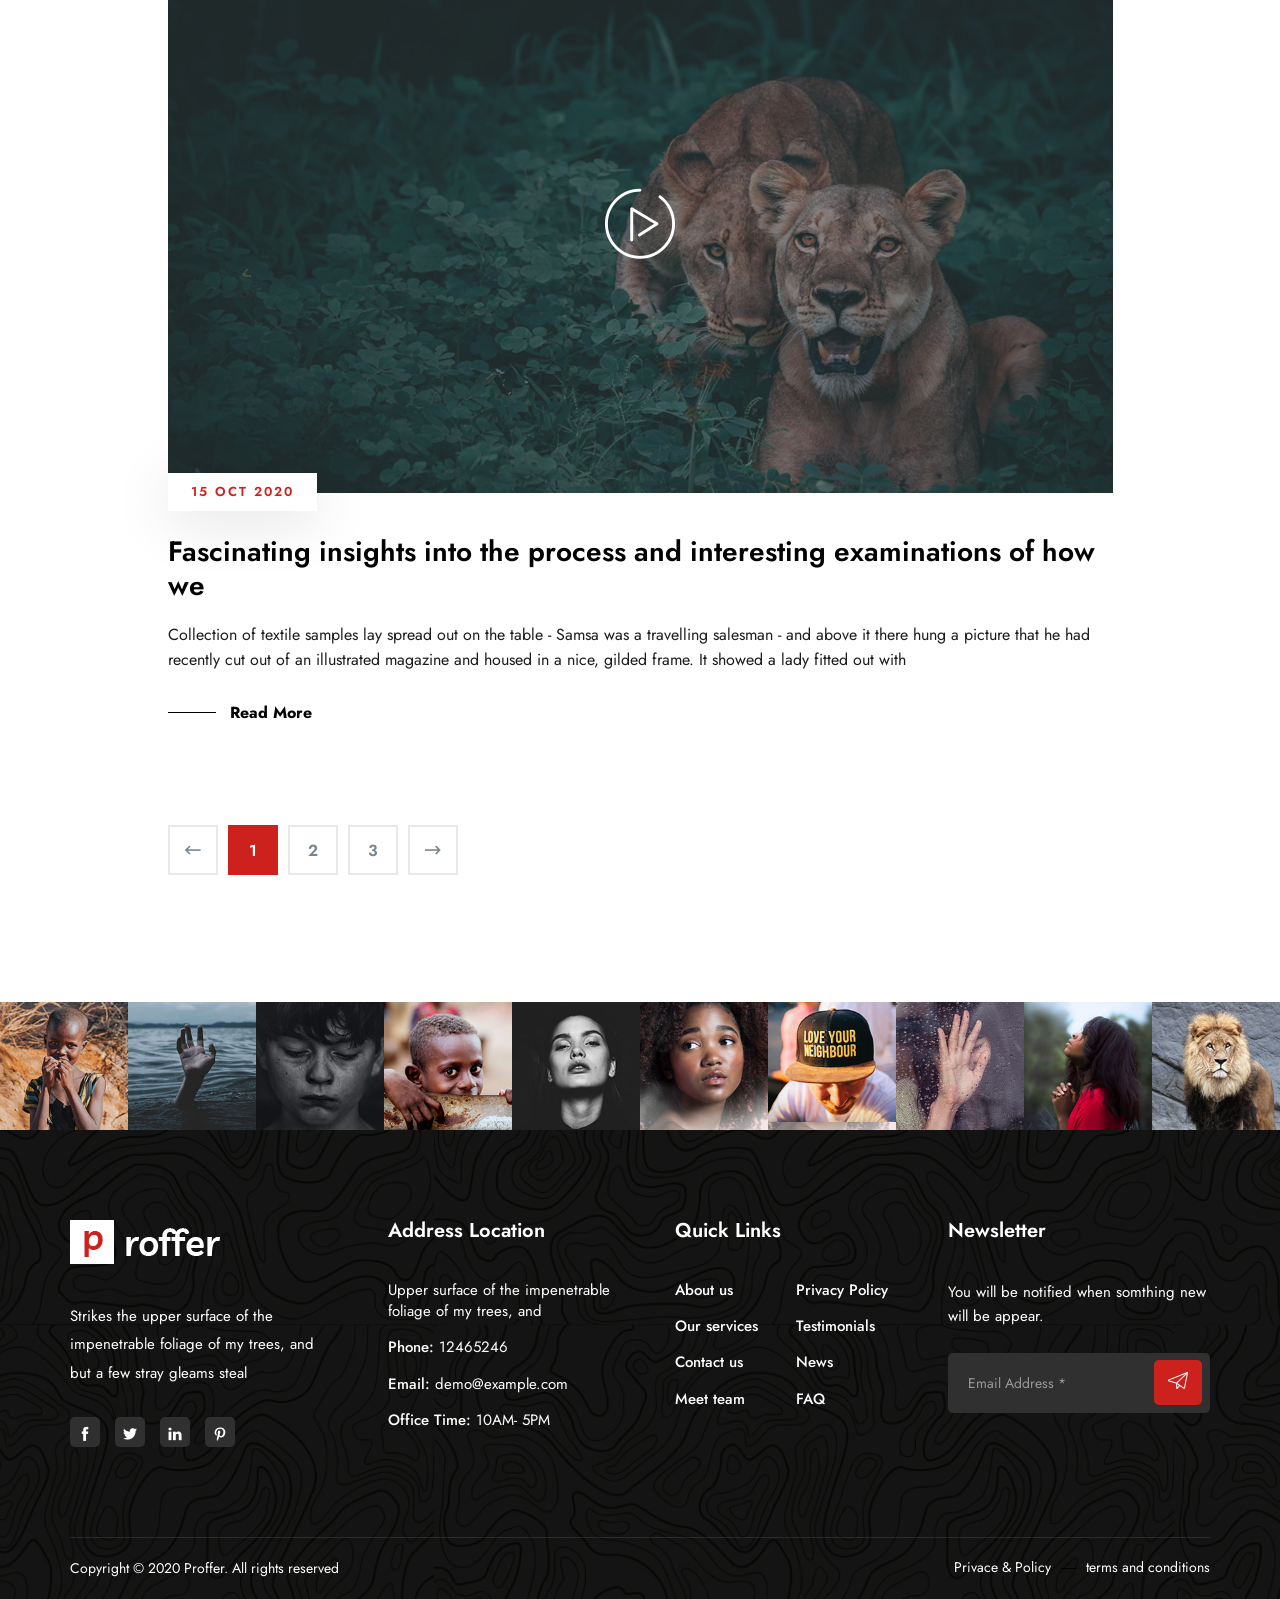
<file: blog-fullwidth.html>
<!DOCTYPE html>
<html lang="en">
<head>
    <meta charset="utf-8">
    <meta http-equiv="X-UA-Compatible" content="IE=edge">
    <meta name="viewport" content="width=device-width, initial-scale=1">
    <meta name="author" content="irstheme">

    <title> Proffer - Fundraising & Charity HTML Template </title>
    
    <link href="assets/css/themify-icons.css" rel="stylesheet">
    <link href="assets/css/flaticon.css" rel="stylesheet">
    <link href="assets/css/bootstrap.min.css" rel="stylesheet">
    <link href="assets/css/animate.css" rel="stylesheet">
    <link href="assets/css/owl.carousel.css" rel="stylesheet">
    <link href="assets/css/owl.theme.css" rel="stylesheet">
    <link href="assets/css/slick.css" rel="stylesheet">
    <link href="assets/css/slick-theme.css" rel="stylesheet">
    <link href="assets/css/swiper.min.css" rel="stylesheet">
    <link href="assets/css/owl.transitions.css" rel="stylesheet">
    <link href="assets/css/jquery.fancybox.css" rel="stylesheet">
    <link href="assets/css/style.css" rel="stylesheet">

    <!-- HTML5 shim and Respond.js for IE8 support of HTML5 elements and media queries -->
    <!--[if lt IE 9]>
    <script src="https://oss.maxcdn.com/html5shiv/3.7.3/html5shiv.min.js"></script>
    <script src="https://oss.maxcdn.com/respond/1.4.2/respond.min.js"></script>
    <![endif]-->

</head>

<body>

    <!-- start page-wrapper -->
    <div class="page-wrapper">

        <!-- start preloader -->
        <div class="preloader">
            <div class="preloader-inner">
                <div class="double-bounce1"></div>
                <div class="double-bounce2"></div>
            </div>
        </div>
        <!-- end preloader -->

        <!-- Start header -->
        <header id="header" class="site-header header-style-1">
            <nav class="navigation navbar navbar-default">
                <div class="container-fluid">
                    <div class="navbar-header">
                        <button type="button" class="open-btn">
                            <span class="sr-only">Toggle navigation</span>
                            <span class="icon-bar"></span>
                            <span class="icon-bar"></span>
                            <span class="icon-bar"></span>
                        </button>
                        <a class="navbar-brand" href="index.html"><img src="assets/images/logo.png" alt></a>
                    </div>
                    <div id="navbar" class="navbar-collapse collapse navbar-left navigation-holder">
                        <button class="close-navbar"><i class="ti-close"></i></button>
                        <ul class="nav navbar-nav">
                            <li class="menu-item-has-children">
                                <a href="#">Home</a>
                                <ul class="sub-menu">
                                    <li><a href="index.html">Home style 1</a></li>
                                    <li><a href="index-2.html">Home style 2</a></li>
                                    <li><a href="index-3.html">Home style 3</a></li>
                                    <li class="menu-item-has-children">
                                        <a href="#Level3">Third level</a>
                                        <ul class="sub-menu">
                                            <li><a href="#">Level 3</a></li>
                                            <li><a href="#">Level 3</a></li>
                                            <li><a href="#">Level 3</a></li>
                                        </ul>
                                    </li>
                                </ul>
                            </li>
                            <li class="menu-item-has-children">
                                <a href="#">Pages</a>
                                <ul class="sub-menu">
                                    <li><a href="about.html">About</a></li>
                                    <li><a href="contact.html">Contact</a></li>
                                    <li><a href="testimonials.html">Testimonials</a></li>
                                    <li><a href="team.html">Team</a></li>
                                    <li><a href="team-single.html">Team single</a></li>
                                    <li><a href="faq.html">FAQ</a></li>
                                    <li><a href="404.html">404</a></li>
                                    <li><a href="events.html">Events</a></li>
                                    <li><a href="event-single.html">Event single</a></li>
                                </ul>
                            </li>
                            <li class="menu-item-has-children">
                                <a href="#">Causes</a>
                                <ul class="sub-menu">
                                    <li><a href="causes.html">Causes</a></li>
                                    <li><a href="case-single.html">Causes single</a></li>
                                </ul>
                            </li>
                            <li class="menu-item-has-children current-menu-parent">
                                <a href="#">Blog</a>
                                <ul class="sub-menu">
                                    <li><a href="blog.html">Blog default</a></li>
                                    <li><a href="blog-left-sidebar.html">Blog left sidebar</a></li>
                                    <li class="current-menu-item"><a href="blog-fullwidth.html">Blog full width</a></li>
                                    <li class="menu-item-has-children">
                                        <a href="#Level3">Blog details</a>
                                        <ul class="sub-menu">
                                            <li><a href="blog-single.html">Blog details</a></li>
                                            <li><a href="blog-single-left-sidebar.html">Blog details left sidebar</a></li>
                                            <li><a href="blog-single-fullwidth.html">Blog details full width</a></li>
                                        </ul>
                                    </li>
                                </ul>
                            </li>
                            <li class="menu-item-has-children">
                                <a href="#">Shop</a>
                                <ul class="sub-menu">
                                    <li><a href="shop.html">Shop</a></li>
                                    <li><a href="shop-single.html">Shop single</a></li>
                                </ul>
                            </li>
                            <li><a href="contact.html">Contact</a></li>
                        </ul>
                    </div><!-- end of nav-collapse -->

                    <div class="cart-search-contact">
                        <div class="header-search-form-wrapper">
                            <button class="search-toggle-btn"><i class="fi flaticon-search"></i></button>
                            <div class="header-search-form">
                                <form>
                                    <div>
                                        <input type="text" class="form-control" placeholder="Search here...">
                                        <button type="submit"><i class="ti-search"></i></button>
                                    </div>
                                </form>
                            </div>
                        </div>
                        <div class="mini-cart">
                            <button class="cart-toggle-btn"> <i class="fi flaticon-shopping-basket"></i> <span class="cart-count">02</span></button>
                            <div class="mini-cart-content">
                                <div class="mini-cart-items">
                                    <div class="mini-cart-item clearfix">
                                        <div class="mini-cart-item-image">
                                            <a href="#"><img src="assets/images/shop/mini-cart/img-1.jpg" alt></a>
                                        </div>
                                        <div class="mini-cart-item-des">
                                            <a href="#">Hoodi with zipper</a>
                                            <span class="mini-cart-item-price">$20.15</span>
                                            <span class="mini-cart-item-quantity">x 1</span>
                                        </div>
                                    </div>
                                    <div class="mini-cart-item clearfix">
                                        <div class="mini-cart-item-image">
                                            <a href="#"><img src="assets/images/shop/mini-cart/img-2.jpg" alt></a>
                                        </div>
                                        <div class="mini-cart-item-des">
                                            <a href="#">Ninja T-shirt</a>
                                            <span class="mini-cart-item-price">$13.25</span>
                                            <span class="mini-cart-item-quantity">x 2</span>
                                        </div>
                                    </div>
                                </div>
                                <div class="mini-cart-action clearfix">
                                    <span class="mini-checkout-price">$215.14</span>
                                    <a href="#" class="view-cart-btn">View Cart</a>
                                </div>
                            </div>
                        </div>
                        <div class="donate-btn">
                            <a href="#" class="theme-btn-s1"><i class="fi flaticon-like"></i> Donate Now</a>
                        </div>
                    </div>

                </div><!-- end of container -->
            </nav>
        </header>
        <!-- end of header -->


        <!-- start page-title -->
        <section class="page-title">
            <div class="page-title-container">
                <div class="page-title-wrapper">
                    <div class="container">
                        <div class="row">
                            <div class="col col-xs-12">
                                <h2>Blog</h2>
                                <ol class="breadcrumb">
                                    <li><a href="index.html">Home</a></li>
                                    <li>Blog</li>
                                </ol>
                            </div>
                        </div> <!-- end row -->
                    </div> <!-- end container -->
                </div>
            </div>
        </section>
        <!-- end page-title -->


        <!-- start blog-pg-section -->
        <section class="blog-pg-section section-padding">
            <div class="container">
                <div class="row">
                    <div class="col col-md-10 col-md-offset-1">
                        <div class="blog-content">
                            <div class="post format-standard-image">
                                <div class="entry-media">
                                    <img src="assets/images/blog/img-4.jpg" alt>
                                </div>
                                <div class="entry-details">
                                    <div class="date">15 Oct 2020</div>
                                    <h3><a href="#">Perhaps you are but don’t yet know that there’s an initiative created just for people like you</a></h3>
                                    <p>Collection of textile samples lay spread out on the table - Samsa was a travelling salesman - and above it there hung a picture that he had recently cut out of an illustrated magazine and housed in a nice, gilded frame. It showed a lady fitted out with</p>
                                    <a href="#" class="read-more">Read More</a>
                                </div>
                            </div>
                            <div class="post format-standard">
                                <div class="entry-details">
                                    <div class="date">15 Oct 2020</div>
                                    <h3><a href="#">Spawning a whole new movement dedicated to Random</a></h3>
                                    <p>Collection of textile samples lay spread out on the table - Samsa was a travelling salesman - and above it there hung a picture that he had recently cut out of an illustrated magazine and housed in a nice, gilded frame. It showed a lady fitted out with</p>
                                    <a href="#" class="read-more">Read More</a>
                                </div>
                            </div>
                            <div class="post format-gallery">
                                <div class="entry-media post-slider">
                                    <img src="assets/images/blog/img-5.jpg" alt>
                                    <img src="assets/images/blog/img-6.jpg" alt>
                                </div>
                                <div class="entry-details">
                                    <div class="date">15 Oct 2020</div>
                                    <h3><a href="#">Fascinating insights into the process and interesting examinations of how we</a></h3>
                                    <p>Collection of textile samples lay spread out on the table - Samsa was a travelling salesman - and above it there hung a picture that he had recently cut out of an illustrated magazine and housed in a nice, gilded frame. It showed a lady fitted out with</p>
                                    <a href="#" class="read-more">Read More</a>
                                </div>
                            </div>
                            <div class="post format-quote">
                                <div class="entry-details">
                                    <div class="date">15 Oct 2020</div>
                                    <h3><a href="#">Tnsights into the process and interesting </a></h3>
                                    <p>Collection of textile samples lay spread out on the table - Samsa was a travelling salesman - and above it there hung a picture that he had recently cut out of an illustrated magazine and housed in a nice, gilded frame. It showed a lady fitted out with</p>
                                    <a href="#" class="read-more">Read More</a>
                                </div>
                            </div>
                            <div class="post format-video">
                                <div class="entry-media video-holder">
                                    <img src="assets/images/blog/img-6.jpg" alt>
                                    <a href="https://www.youtube.com/embed/7e90gBu4pas?autoplay=1" class="video-btn" data-type="iframe">
                                        <i class="fi flaticon-play-button"></i>
                                    </a>
                                </div>
                                <div class="entry-details">
                                    <div class="date">15 Oct 2020</div>
                                    <h3><a href="#">Fascinating insights into the process and interesting examinations of how we</a></h3>
                                    <p>Collection of textile samples lay spread out on the table - Samsa was a travelling salesman - and above it there hung a picture that he had recently cut out of an illustrated magazine and housed in a nice, gilded frame. It showed a lady fitted out with</p>
                                    <a href="#" class="read-more">Read More</a>
                                </div>
                            </div>
                            <div class="pagination-wrapper pagination-wrapper-left">
                                <ul class="pg-pagination">
                                    <li>
                                        <a href="#" aria-label="Previous">
                                            <i class="fi flaticon-back"></i>
                                        </a>
                                    </li>
                                    <li class="active"><a href="#">1</a></li>
                                    <li><a href="#">2</a></li>
                                    <li><a href="#">3</a></li>
                                    <li>
                                        <a href="#" aria-label="Next">
                                            <i class="fi flaticon-next"></i>
                                        </a>
                                    </li>
                                </ul>
                            </div>
                        </div>
                    </div>
                </div>
            </div> <!-- end container -->
        </section>
        <!-- end blog-pg-section -->


        <!-- start instagram-section -->
        <section class="instagram-section">
            <h2 class="hidden">Instagran</h2>
            <div class="instagram-grids">
                <div class="grid">
                    <a href="#"><img src="assets/images/instagram/img-1.jpg" alt></a>
                </div>
                <div class="grid">
                    <a href="#"><img src="assets/images/instagram/img-2.jpg" alt></a>
                </div>
                <div class="grid">
                    <a href="#"><img src="assets/images/instagram/img-3.jpg" alt></a>
                </div>
                <div class="grid">
                    <a href="#"><img src="assets/images/instagram/img-4.jpg" alt></a>
                </div>
                <div class="grid">
                    <a href="#"><img src="assets/images/instagram/img-5.jpg" alt></a>
                </div>
                <div class="grid">
                    <a href="#"><img src="assets/images/instagram/img-6.jpg" alt></a>
                </div>
                <div class="grid">
                    <a href="#"><img src="assets/images/instagram/img-7.jpg" alt></a>
                </div>
                <div class="grid">
                    <a href="#"><img src="assets/images/instagram/img-8.jpg" alt></a>
                </div>
                <div class="grid">
                    <a href="#"><img src="assets/images/instagram/img-9.jpg" alt></a>
                </div>
                <div class="grid">
                    <a href="#"><img src="assets/images/instagram/img-10.jpg" alt></a>
                </div>
            </div>
        </section>
        <!-- end instagram-section -->


        <!-- start site-footer -->
        <footer class="site-footer">
            <div class="upper-footer">
                <div class="container">
                    <div class="row">
                        <div class="col col-lg-3 col-md-3 col-sm-6">
                            <div class="widget about-widget">
                                <div class="widget-title">
                                    <h3>
                                        <span class="hidden">About us</span>
                                        <img src="assets/images/footer-logo.png" alt>
                                    </h3>
                                </div>
                                <p>Strikes the upper surface of the impenetrable foliage of my trees, and but a few stray gleams steal</p>
                                <div class="social-icons">
                                    <ul>
                                        <li><a href="#"><i class="ti-facebook"></i></a></li>
                                        <li><a href="#"><i class="ti-twitter-alt"></i></a></li>
                                        <li><a href="#"><i class="ti-linkedin"></i></a></li>
                                        <li><a href="#"><i class="ti-pinterest"></i></a></li>
                                    </ul>
                                </div>
                            </div>
                        </div>
                        <div class="col col-lg-3 col-md-3 col-sm-6">
                            <div class="widget contact-widget service-link-widget">
                                <div class="widget-title">
                                    <h3>Address Location</h3>
                                </div>
                                <ul>
                                    <li>Upper surface of the impenetrable foliage of my trees, and</li>
                                    <li><span>Phone:</span> 12465246</li>
                                    <li><span>Email:</span> demo@example.com</li>
                                    <li><span>Office Time:</span> 10AM- 5PM</li>
                                </ul>
                            </div>
                        </div>
                        <div class="col col-lg-3 col-md-3 col-sm-6">
                            <div class="widget link-widget">
                                <div class="widget-title">
                                    <h3>Quick Links</h3>
                                </div>
                                <ul>
                                    <li><a href="#">About us</a></li>
                                    <li><a href="#">Our services</a></li>
                                    <li><a href="#">Contact us</a></li>
                                    <li><a href="#">Meet team</a></li>
                                </ul>
                                <ul>
                                    <li><a href="#">Privacy Policy</a></li>
                                    <li><a href="#">Testimonials</a></li>
                                    <li><a href="#">News</a></li>
                                    <li><a href="#">FAQ</a></li>
                                </ul>
                            </div>
                        </div>
                        <div class="col col-lg-3 col-md-3 col-sm-6">
                            <div class="widget newsletter-widget">
                                <div class="widget-title">
                                    <h3>Newsletter</h3>
                                </div>
                                <p>You will be notified when somthing new will be appear.</p>
                                <form>
                                    <div class="input-1">
                                        <input type="email" class="form-control" placeholder="Email Address *" required>
                                    </div>
                                    <div class="submit clearfix">
                                        <button type="submit"><i class="fi flaticon-paper-plane"></i></button>
                                    </div>
                                </form>
                            </div>
                        </div>
                    </div>
                </div> <!-- end container -->
            </div>
            <div class="lower-footer">
                <div class="container">
                    <div class="row">
                        <div class="separator"></div>
                        <div class="col col-xs-12">
                            <p class="copyright">Copyright &copy; 2020 Proffer. All rights reserved</p>
                            <div class="extra-link">
                                <ul>
                                    <li><a href="#">Privace & Policy</a></li>
                                    <li><a href="#">terms and conditions</a></li>
                                </ul>
                            </div>
                        </div>
                    </div>
                </div>
            </div>
        </footer>
        <!-- end site-footer -->
    </div>
    <!-- end of page-wrapper -->



    <!-- All JavaScript files
    ================================================== -->
    <script src="assets/js/jquery.min.js"></script>
    <script src="assets/js/bootstrap.min.js"></script>

    <!-- Plugins for this template -->
    <script src="assets/js/jquery-plugin-collection.js"></script>

    <!-- Custom script for this template -->
    <script src="assets/js/script.js"></script>
</body>
</html>
</file>
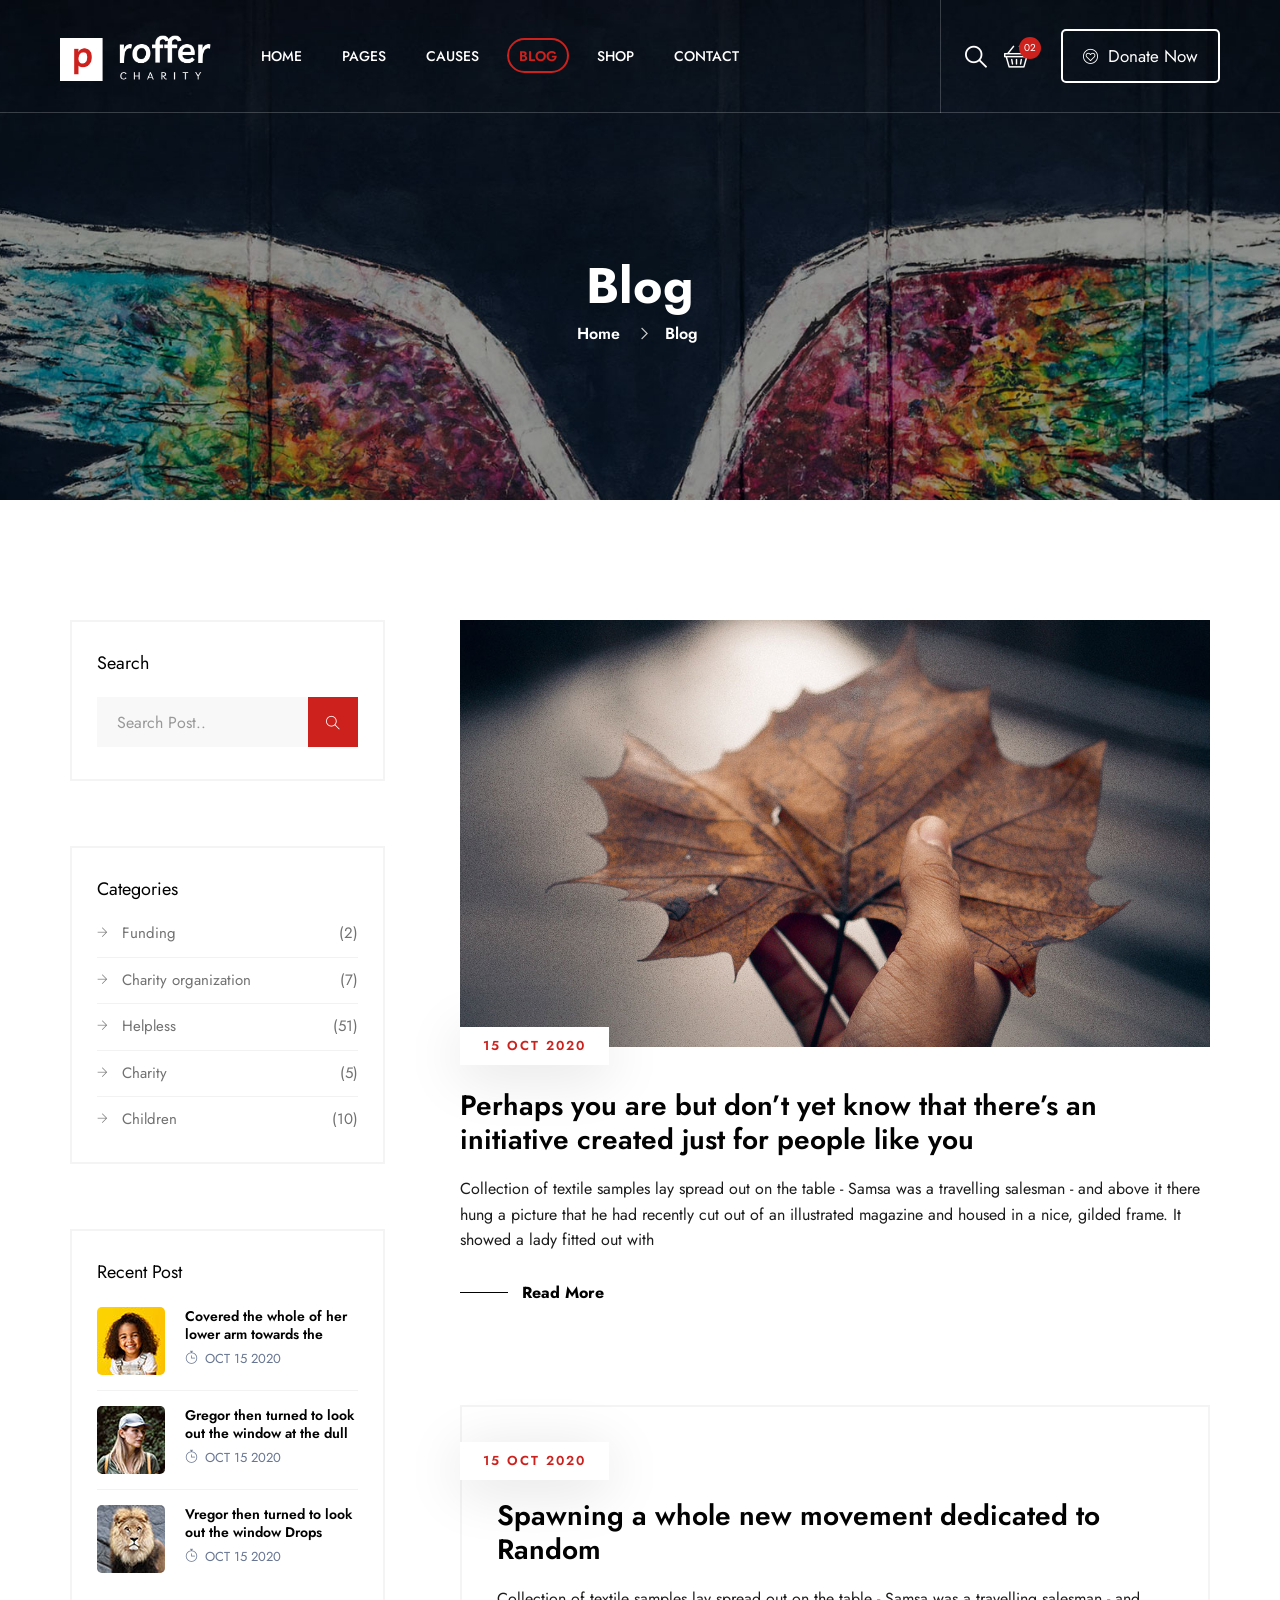
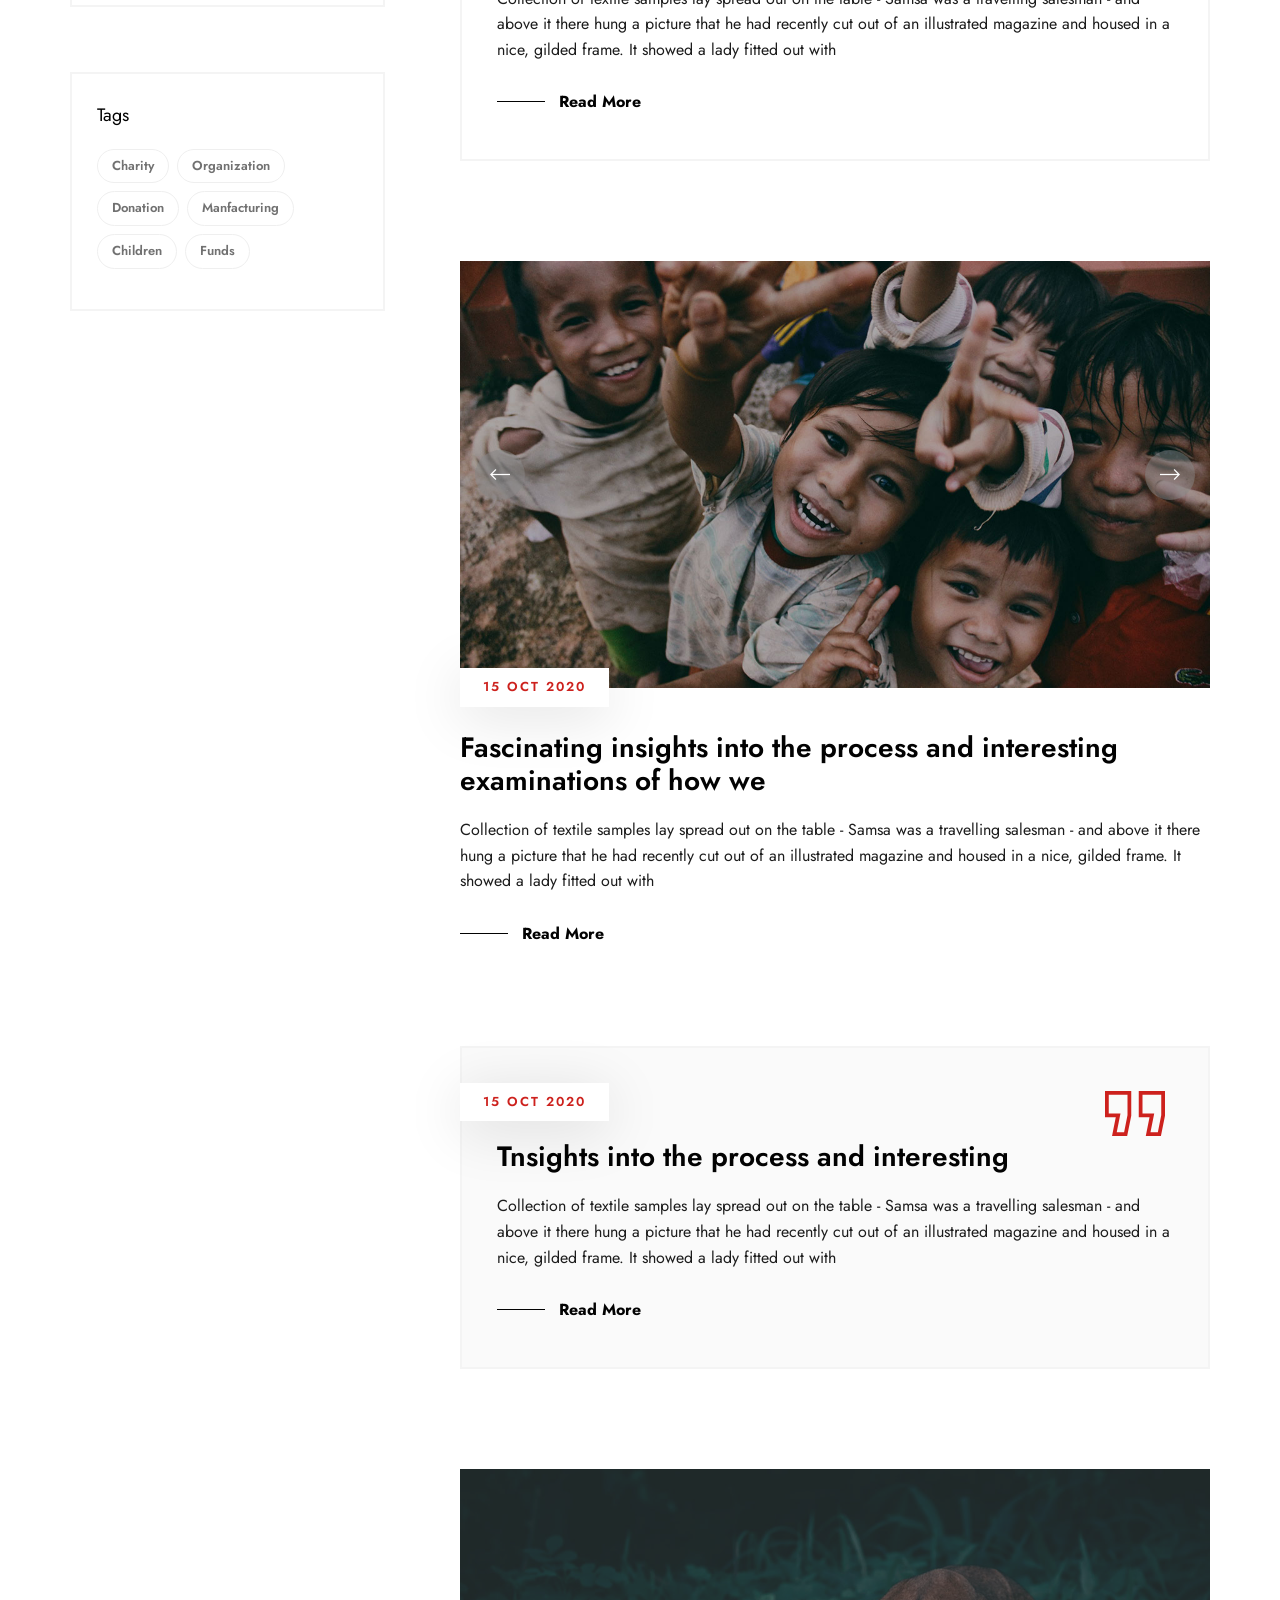
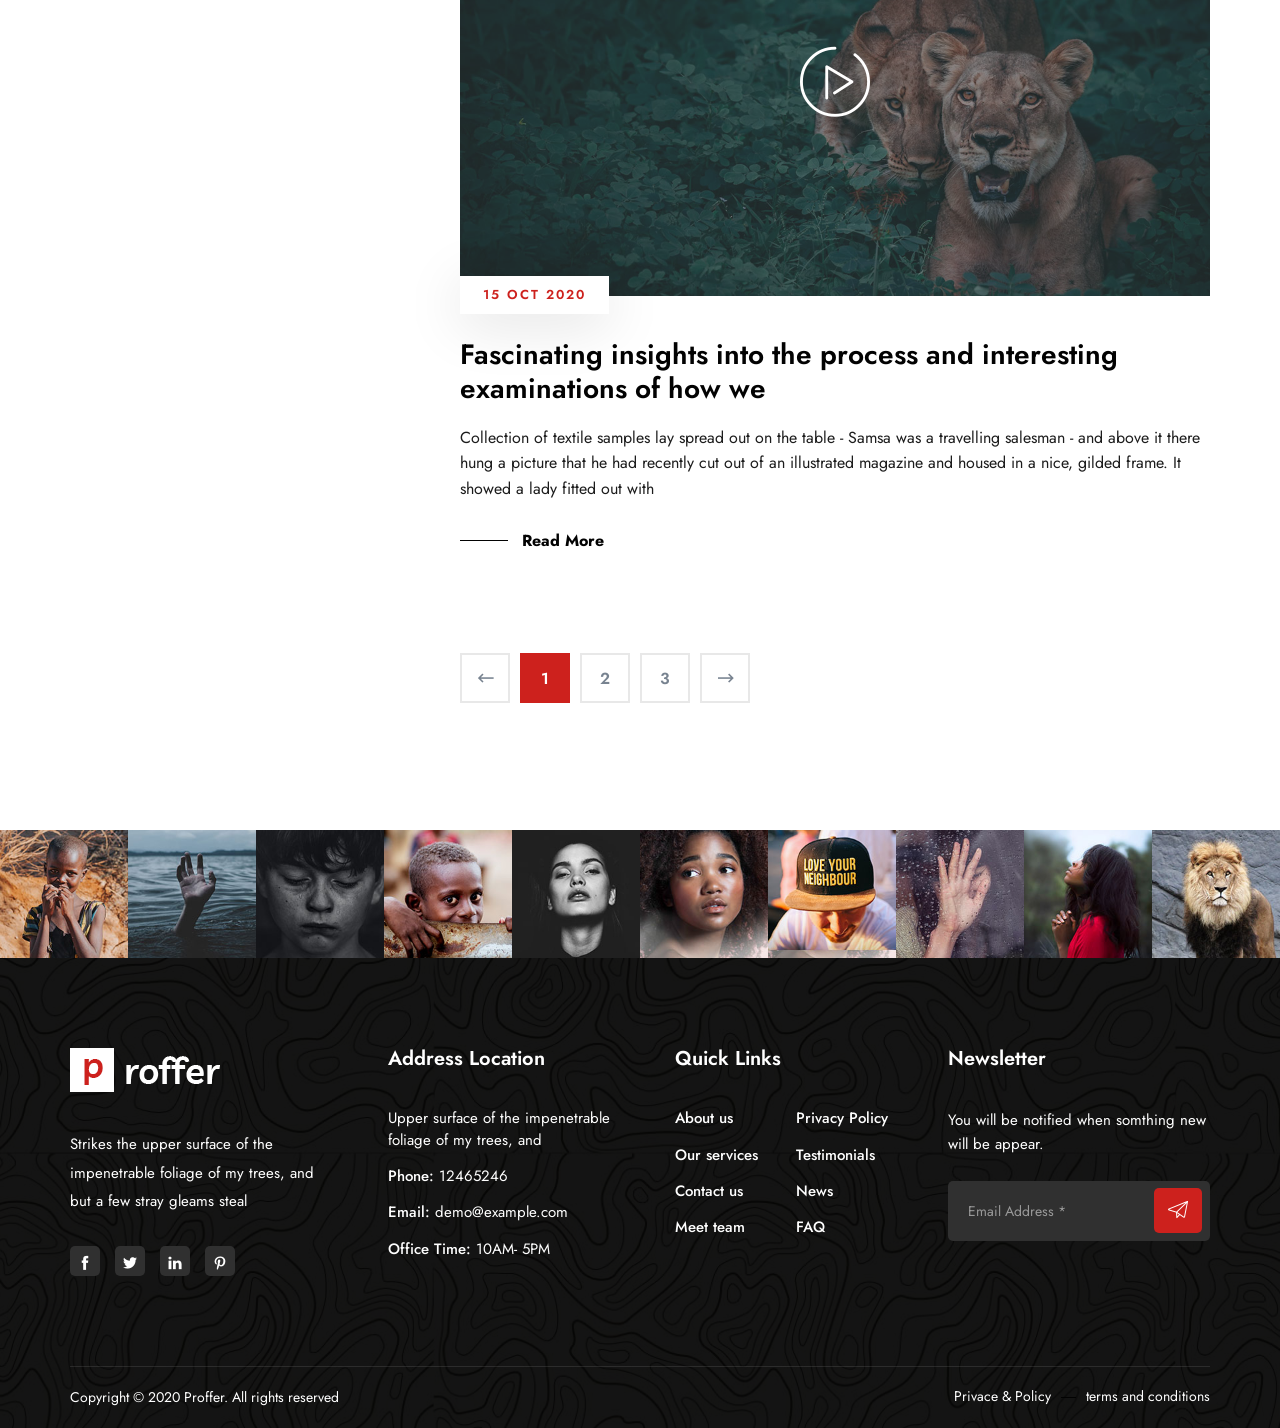
<file: blog-left-sidebar.html>
<!DOCTYPE html>
<html lang="en">
<head>
    <meta charset="utf-8">
    <meta http-equiv="X-UA-Compatible" content="IE=edge">
    <meta name="viewport" content="width=device-width, initial-scale=1">
    <meta name="author" content="irstheme">

    <title> Proffer - Fundraising & Charity HTML Template </title>
    
    <link href="assets/css/themify-icons.css" rel="stylesheet">
    <link href="assets/css/flaticon.css" rel="stylesheet">
    <link href="assets/css/bootstrap.min.css" rel="stylesheet">
    <link href="assets/css/animate.css" rel="stylesheet">
    <link href="assets/css/owl.carousel.css" rel="stylesheet">
    <link href="assets/css/owl.theme.css" rel="stylesheet">
    <link href="assets/css/slick.css" rel="stylesheet">
    <link href="assets/css/slick-theme.css" rel="stylesheet">
    <link href="assets/css/swiper.min.css" rel="stylesheet">
    <link href="assets/css/owl.transitions.css" rel="stylesheet">
    <link href="assets/css/jquery.fancybox.css" rel="stylesheet">
    <link href="assets/css/style.css" rel="stylesheet">

    <!-- HTML5 shim and Respond.js for IE8 support of HTML5 elements and media queries -->
    <!--[if lt IE 9]>
    <script src="https://oss.maxcdn.com/html5shiv/3.7.3/html5shiv.min.js"></script>
    <script src="https://oss.maxcdn.com/respond/1.4.2/respond.min.js"></script>
    <![endif]-->

</head>

<body>

    <!-- start page-wrapper -->
    <div class="page-wrapper">

        <!-- start preloader -->
        <div class="preloader">
            <div class="preloader-inner">
                <div class="double-bounce1"></div>
                <div class="double-bounce2"></div>
            </div>
        </div>
        <!-- end preloader -->

        <!-- Start header -->
        <header id="header" class="site-header header-style-1">
            <nav class="navigation navbar navbar-default">
                <div class="container-fluid">
                    <div class="navbar-header">
                        <button type="button" class="open-btn">
                            <span class="sr-only">Toggle navigation</span>
                            <span class="icon-bar"></span>
                            <span class="icon-bar"></span>
                            <span class="icon-bar"></span>
                        </button>
                        <a class="navbar-brand" href="index.html"><img src="assets/images/logo.png" alt></a>
                    </div>
                    <div id="navbar" class="navbar-collapse collapse navbar-left navigation-holder">
                        <button class="close-navbar"><i class="ti-close"></i></button>
                        <ul class="nav navbar-nav">
                            <li class="menu-item-has-children">
                                <a href="#">Home</a>
                                <ul class="sub-menu">
                                    <li><a href="index.html">Home style 1</a></li>
                                    <li><a href="index-2.html">Home style 2</a></li>
                                    <li><a href="index-3.html">Home style 3</a></li>
                                    <li class="menu-item-has-children">
                                        <a href="#Level3">Third level</a>
                                        <ul class="sub-menu">
                                            <li><a href="#">Level 3</a></li>
                                            <li><a href="#">Level 3</a></li>
                                            <li><a href="#">Level 3</a></li>
                                        </ul>
                                    </li>
                                </ul>
                            </li>
                            <li class="menu-item-has-children">
                                <a href="#">Pages</a>
                                <ul class="sub-menu">
                                    <li><a href="about.html">About</a></li>
                                    <li><a href="contact.html">Contact</a></li>
                                    <li><a href="testimonials.html">Testimonials</a></li>
                                    <li><a href="team.html">Team</a></li>
                                    <li><a href="team-single.html">Team single</a></li>
                                    <li><a href="faq.html">FAQ</a></li>
                                    <li><a href="404.html">404</a></li>
                                    <li><a href="events.html">Events</a></li>
                                    <li><a href="event-single.html">Event single</a></li>
                                </ul>
                            </li>
                            <li class="menu-item-has-children">
                                <a href="#">Causes</a>
                                <ul class="sub-menu">
                                    <li><a href="causes.html">Causes</a></li>
                                    <li><a href="case-single.html">Causes single</a></li>
                                </ul>
                            </li>
                            <li class="menu-item-has-children current-menu-parent">
                                <a href="#">Blog</a>
                                <ul class="sub-menu">
                                    <li><a href="blog.html">Blog default</a></li>
                                    <li class="current-menu-item"><a href="blog-left-sidebar.html">Blog left sidebar</a></li>
                                    <li><a href="blog-fullwidth.html">Blog full width</a></li>
                                    <li class="menu-item-has-children">
                                        <a href="#Level3">Blog details</a>
                                        <ul class="sub-menu">
                                            <li><a href="blog-single.html">Blog details</a></li>
                                            <li><a href="blog-single-left-sidebar.html">Blog details left sidebar</a></li>
                                            <li><a href="blog-single-fullwidth.html">Blog details full width</a></li>
                                        </ul>
                                    </li>
                                </ul>
                            </li>
                            <li class="menu-item-has-children">
                                <a href="#">Shop</a>
                                <ul class="sub-menu">
                                    <li><a href="shop.html">Shop</a></li>
                                    <li><a href="shop-single.html">Shop single</a></li>
                                </ul>
                            </li>
                            <li><a href="contact.html">Contact</a></li>
                        </ul>
                    </div><!-- end of nav-collapse -->

                    <div class="cart-search-contact">
                        <div class="header-search-form-wrapper">
                            <button class="search-toggle-btn"><i class="fi flaticon-search"></i></button>
                            <div class="header-search-form">
                                <form>
                                    <div>
                                        <input type="text" class="form-control" placeholder="Search here...">
                                        <button type="submit"><i class="ti-search"></i></button>
                                    </div>
                                </form>
                            </div>
                        </div>
                        <div class="mini-cart">
                            <button class="cart-toggle-btn"> <i class="fi flaticon-shopping-basket"></i> <span class="cart-count">02</span></button>
                            <div class="mini-cart-content">
                                <div class="mini-cart-items">
                                    <div class="mini-cart-item clearfix">
                                        <div class="mini-cart-item-image">
                                            <a href="#"><img src="assets/images/shop/mini-cart/img-1.jpg" alt></a>
                                        </div>
                                        <div class="mini-cart-item-des">
                                            <a href="#">Hoodi with zipper</a>
                                            <span class="mini-cart-item-price">$20.15</span>
                                            <span class="mini-cart-item-quantity">x 1</span>
                                        </div>
                                    </div>
                                    <div class="mini-cart-item clearfix">
                                        <div class="mini-cart-item-image">
                                            <a href="#"><img src="assets/images/shop/mini-cart/img-2.jpg" alt></a>
                                        </div>
                                        <div class="mini-cart-item-des">
                                            <a href="#">Ninja T-shirt</a>
                                            <span class="mini-cart-item-price">$13.25</span>
                                            <span class="mini-cart-item-quantity">x 2</span>
                                        </div>
                                    </div>
                                </div>
                                <div class="mini-cart-action clearfix">
                                    <span class="mini-checkout-price">$215.14</span>
                                    <a href="#" class="view-cart-btn">View Cart</a>
                                </div>
                            </div>
                        </div>
                        <div class="donate-btn">
                            <a href="#" class="theme-btn-s1"><i class="fi flaticon-like"></i> Donate Now</a>
                        </div>
                    </div>

                </div><!-- end of container -->
            </nav>
        </header>
        <!-- end of header -->


        <!-- start page-title -->
        <section class="page-title">
            <div class="page-title-container">
                <div class="page-title-wrapper">
                    <div class="container">
                        <div class="row">
                            <div class="col col-xs-12">
                                <h2>Blog</h2>
                                <ol class="breadcrumb">
                                    <li><a href="index.html">Home</a></li>
                                    <li>Blog</li>
                                </ol>
                            </div>
                        </div> <!-- end row -->
                    </div> <!-- end container -->
                </div>
            </div>
        </section>
        <!-- end page-title -->


        <!-- start blog-pg-section -->
        <section class="blog-pg-section blog-pg-left-sidebar section-padding">
            <div class="container">
                <div class="row">
                    <div class="col col-md-8 col-md-push-4">
                        <div class="blog-content">
                            <div class="post format-standard-image">
                                <div class="entry-media">
                                    <img src="assets/images/blog/img-4.jpg" alt>
                                </div>
                                <div class="entry-details">
                                    <div class="date">15 Oct 2020</div>
                                    <h3><a href="#">Perhaps you are but don’t yet know that there’s an initiative created just for people like you</a></h3>
                                    <p>Collection of textile samples lay spread out on the table - Samsa was a travelling salesman - and above it there hung a picture that he had recently cut out of an illustrated magazine and housed in a nice, gilded frame. It showed a lady fitted out with</p>
                                    <a href="#" class="read-more">Read More</a>
                                </div>
                            </div>
                            <div class="post format-standard">
                                <div class="entry-details">
                                    <div class="date">15 Oct 2020</div>
                                    <h3><a href="#">Spawning a whole new movement dedicated to Random</a></h3>
                                    <p>Collection of textile samples lay spread out on the table - Samsa was a travelling salesman - and above it there hung a picture that he had recently cut out of an illustrated magazine and housed in a nice, gilded frame. It showed a lady fitted out with</p>
                                    <a href="#" class="read-more">Read More</a>
                                </div>
                            </div>
                            <div class="post format-gallery">
                                <div class="entry-media post-slider">
                                    <img src="assets/images/blog/img-5.jpg" alt>
                                    <img src="assets/images/blog/img-6.jpg" alt>
                                </div>
                                <div class="entry-details">
                                    <div class="date">15 Oct 2020</div>
                                    <h3><a href="#">Fascinating insights into the process and interesting examinations of how we</a></h3>
                                    <p>Collection of textile samples lay spread out on the table - Samsa was a travelling salesman - and above it there hung a picture that he had recently cut out of an illustrated magazine and housed in a nice, gilded frame. It showed a lady fitted out with</p>
                                    <a href="#" class="read-more">Read More</a>
                                </div>
                            </div>
                            <div class="post format-quote">
                                <div class="entry-details">
                                    <div class="date">15 Oct 2020</div>
                                    <h3><a href="#">Tnsights into the process and interesting </a></h3>
                                    <p>Collection of textile samples lay spread out on the table - Samsa was a travelling salesman - and above it there hung a picture that he had recently cut out of an illustrated magazine and housed in a nice, gilded frame. It showed a lady fitted out with</p>
                                    <a href="#" class="read-more">Read More</a>
                                </div>
                            </div>
                            <div class="post format-video">
                                <div class="entry-media video-holder">
                                    <img src="assets/images/blog/img-6.jpg" alt>
                                    <a href="https://www.youtube.com/embed/7e90gBu4pas?autoplay=1" class="video-btn" data-type="iframe">
                                        <i class="fi flaticon-play-button"></i>
                                    </a>
                                </div>
                                <div class="entry-details">
                                    <div class="date">15 Oct 2020</div>
                                    <h3><a href="#">Fascinating insights into the process and interesting examinations of how we</a></h3>
                                    <p>Collection of textile samples lay spread out on the table - Samsa was a travelling salesman - and above it there hung a picture that he had recently cut out of an illustrated magazine and housed in a nice, gilded frame. It showed a lady fitted out with</p>
                                    <a href="#" class="read-more">Read More</a>
                                </div>
                            </div>
                            <div class="pagination-wrapper pagination-wrapper-left">
                                <ul class="pg-pagination">
                                    <li>
                                        <a href="#" aria-label="Previous">
                                            <i class="fi flaticon-back"></i>
                                        </a>
                                    </li>
                                    <li class="active"><a href="#">1</a></li>
                                    <li><a href="#">2</a></li>
                                    <li><a href="#">3</a></li>
                                    <li>
                                        <a href="#" aria-label="Next">
                                            <i class="fi flaticon-next"></i>
                                        </a>
                                    </li>
                                </ul>
                            </div>
                        </div>
                    </div>
                    <div class="col col-md-4 col-md-pull-8">
                        <div class="blog-sidebar">
                            <div class="widget search-widget">
                                <h3>Search</h3>
                                <form>
                                    <div>
                                        <input type="text" class="form-control" placeholder="Search Post..">
                                        <button type="submit"><i class="ti-search"></i></button>
                                    </div>
                                </form>
                            </div>
                            <div class="widget category-widget">
                                <h3>Categories</h3>
                                <ul>
                                    <li><a href="#">Funding <span>(2)</span></a></li>
                                    <li><a href="#">Charity organization  <span>(7)</span></a></li>
                                    <li><a href="#">Helpless  <span>(51)</span></a></li>
                                    <li><a href="#">Charity <span>(5)</span></a></li>
                                    <li><a href="#">Children <span>(10)</span></a></li>
                                </ul>
                            </div>
                            <div class="widget recent-post-widget">
                                <h3>Recent post</h3>
                                <div class="posts">
                                    <div class="post">
                                        <div class="img-holder">
                                            <img src="assets/images/recent-posts/img-1.jpg" alt>
                                        </div>
                                        <div class="details">
                                            <h4><a href="#">Covered the whole of her lower arm towards the </a></h4>
                                            <span class="date"><i class="ti-timer"></i>OCT 15 2020</span>
                                        </div>
                                    </div>
                                    <div class="post">
                                        <div class="img-holder">
                                            <img src="assets/images/recent-posts/img-2.jpg" alt>
                                        </div>
                                        <div class="details">
                                            <h4><a href="#">Gregor then turned to look out the window at the dull</a></h4>
                                            <span class="date"><i class="ti-timer"></i>OCT 15 2020</span>
                                        </div>
                                    </div>
                                    <div class="post">
                                        <div class="img-holder">
                                            <img src="assets/images/recent-posts/img-3.jpg" alt>
                                        </div>
                                        <div class="details">
                                            <h4><a href="#">Vregor then turned to look out the window Drops</a></h4>
                                            <span class="date"><i class="ti-timer"></i>OCT 15 2020</span>
                                        </div>
                                    </div>
                                </div>
                            </div>
                            <div class="widget tag-widget">
                                <h3>Tags</h3>
                                <ul>
                                    <li><a href="#">Charity</a></li>
                                    <li><a href="#">Organization</a></li>
                                    <li><a href="#">Donation</a></li>
                                    <li><a href="#">Manfacturing</a></li>
                                    <li><a href="#">Children</a></li>
                                    <li><a href="#">Funds</a></li>
                                </ul>
                            </div>
                        </div>
                    </div>
                </div>
            </div> <!-- end container -->
        </section>
        <!-- end blog-pg-section -->


        <!-- start instagram-section -->
        <section class="instagram-section">
            <h2 class="hidden">Instagran</h2>
            <div class="instagram-grids">
                <div class="grid">
                    <a href="#"><img src="assets/images/instagram/img-1.jpg" alt></a>
                </div>
                <div class="grid">
                    <a href="#"><img src="assets/images/instagram/img-2.jpg" alt></a>
                </div>
                <div class="grid">
                    <a href="#"><img src="assets/images/instagram/img-3.jpg" alt></a>
                </div>
                <div class="grid">
                    <a href="#"><img src="assets/images/instagram/img-4.jpg" alt></a>
                </div>
                <div class="grid">
                    <a href="#"><img src="assets/images/instagram/img-5.jpg" alt></a>
                </div>
                <div class="grid">
                    <a href="#"><img src="assets/images/instagram/img-6.jpg" alt></a>
                </div>
                <div class="grid">
                    <a href="#"><img src="assets/images/instagram/img-7.jpg" alt></a>
                </div>
                <div class="grid">
                    <a href="#"><img src="assets/images/instagram/img-8.jpg" alt></a>
                </div>
                <div class="grid">
                    <a href="#"><img src="assets/images/instagram/img-9.jpg" alt></a>
                </div>
                <div class="grid">
                    <a href="#"><img src="assets/images/instagram/img-10.jpg" alt></a>
                </div>
            </div>
        </section>
        <!-- end instagram-section -->


        <!-- start site-footer -->
        <footer class="site-footer">
            <div class="upper-footer">
                <div class="container">
                    <div class="row">
                        <div class="col col-lg-3 col-md-3 col-sm-6">
                            <div class="widget about-widget">
                                <div class="widget-title">
                                    <h3>
                                        <span class="hidden">About us</span>
                                        <img src="assets/images/footer-logo.png" alt>
                                    </h3>
                                </div>
                                <p>Strikes the upper surface of the impenetrable foliage of my trees, and but a few stray gleams steal</p>
                                <div class="social-icons">
                                    <ul>
                                        <li><a href="#"><i class="ti-facebook"></i></a></li>
                                        <li><a href="#"><i class="ti-twitter-alt"></i></a></li>
                                        <li><a href="#"><i class="ti-linkedin"></i></a></li>
                                        <li><a href="#"><i class="ti-pinterest"></i></a></li>
                                    </ul>
                                </div>
                            </div>
                        </div>
                        <div class="col col-lg-3 col-md-3 col-sm-6">
                            <div class="widget contact-widget service-link-widget">
                                <div class="widget-title">
                                    <h3>Address Location</h3>
                                </div>
                                <ul>
                                    <li>Upper surface of the impenetrable foliage of my trees, and</li>
                                    <li><span>Phone:</span> 12465246</li>
                                    <li><span>Email:</span> demo@example.com</li>
                                    <li><span>Office Time:</span> 10AM- 5PM</li>
                                </ul>
                            </div>
                        </div>
                        <div class="col col-lg-3 col-md-3 col-sm-6">
                            <div class="widget link-widget">
                                <div class="widget-title">
                                    <h3>Quick Links</h3>
                                </div>
                                <ul>
                                    <li><a href="#">About us</a></li>
                                    <li><a href="#">Our services</a></li>
                                    <li><a href="#">Contact us</a></li>
                                    <li><a href="#">Meet team</a></li>
                                </ul>
                                <ul>
                                    <li><a href="#">Privacy Policy</a></li>
                                    <li><a href="#">Testimonials</a></li>
                                    <li><a href="#">News</a></li>
                                    <li><a href="#">FAQ</a></li>
                                </ul>
                            </div>
                        </div>
                        <div class="col col-lg-3 col-md-3 col-sm-6">
                            <div class="widget newsletter-widget">
                                <div class="widget-title">
                                    <h3>Newsletter</h3>
                                </div>
                                <p>You will be notified when somthing new will be appear.</p>
                                <form>
                                    <div class="input-1">
                                        <input type="email" class="form-control" placeholder="Email Address *" required>
                                    </div>
                                    <div class="submit clearfix">
                                        <button type="submit"><i class="fi flaticon-paper-plane"></i></button>
                                    </div>
                                </form>
                            </div>
                        </div>
                    </div>
                </div> <!-- end container -->
            </div>
            <div class="lower-footer">
                <div class="container">
                    <div class="row">
                        <div class="separator"></div>
                        <div class="col col-xs-12">
                            <p class="copyright">Copyright &copy; 2020 Proffer. All rights reserved</p>
                            <div class="extra-link">
                                <ul>
                                    <li><a href="#">Privace & Policy</a></li>
                                    <li><a href="#">terms and conditions</a></li>
                                </ul>
                            </div>
                        </div>
                    </div>
                </div>
            </div>
        </footer>
        <!-- end site-footer -->
    </div>
    <!-- end of page-wrapper -->



    <!-- All JavaScript files
    ================================================== -->
    <script src="assets/js/jquery.min.js"></script>
    <script src="assets/js/bootstrap.min.js"></script>

    <!-- Plugins for this template -->
    <script src="assets/js/jquery-plugin-collection.js"></script>

    <!-- Custom script for this template -->
    <script src="assets/js/script.js"></script>
</body>
</html>
</file>
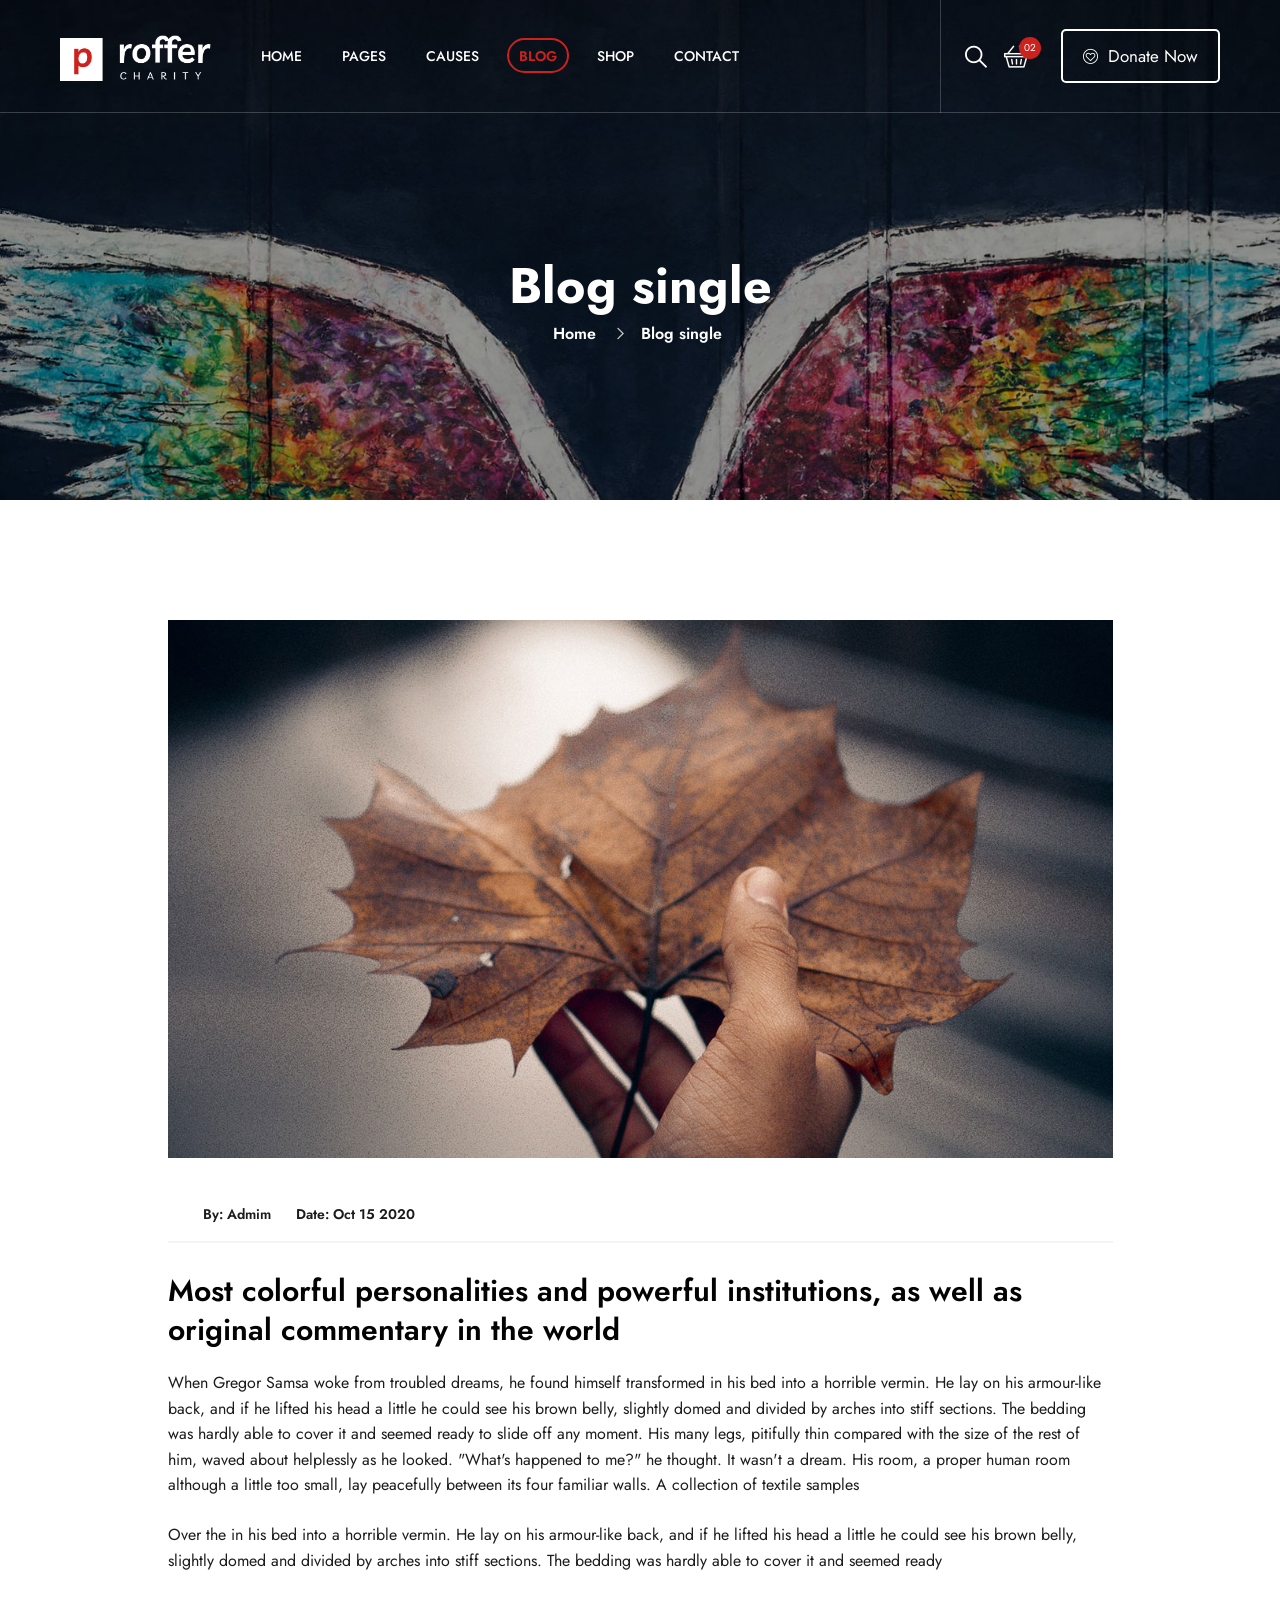
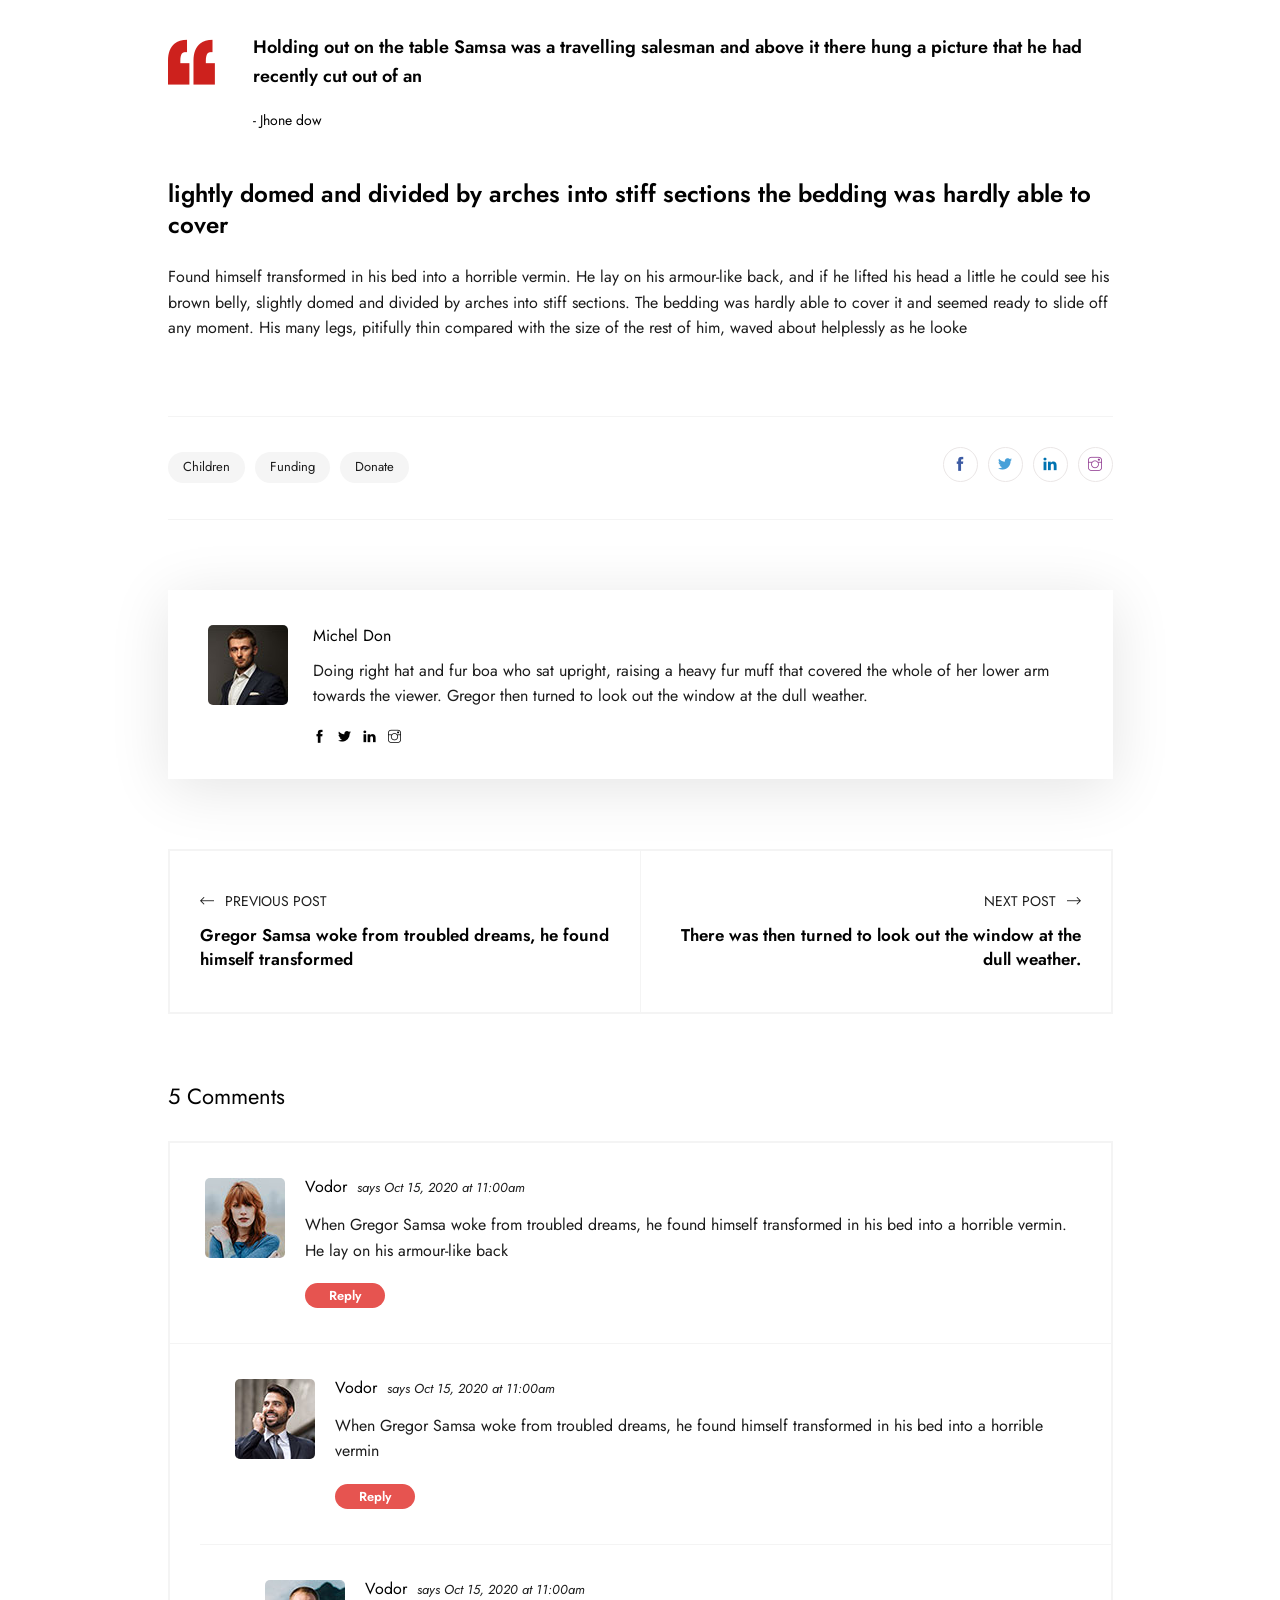
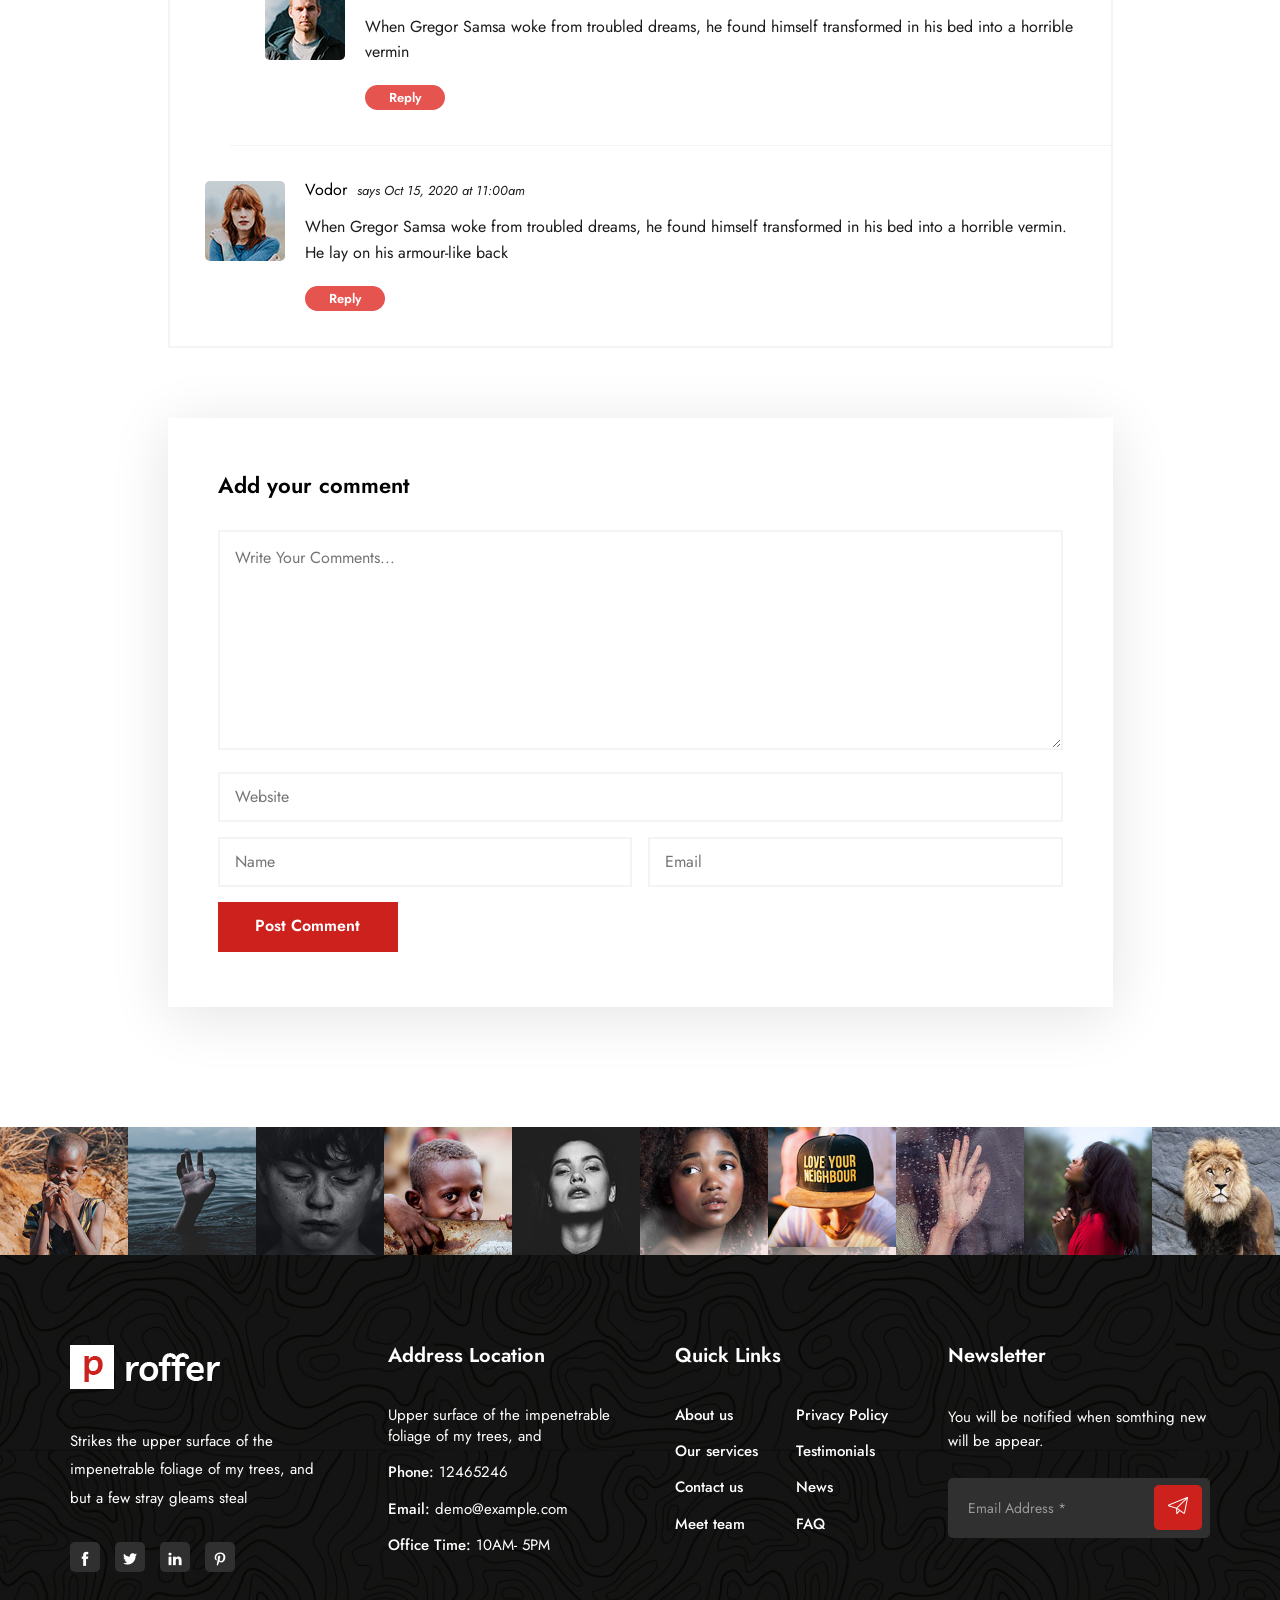
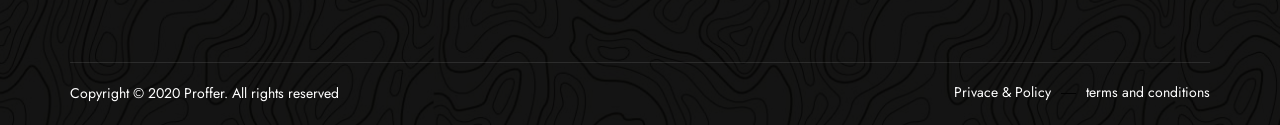
<file: blog-single-fullwidth.html>
<!DOCTYPE html>
<html lang="en">
<head>
    <meta charset="utf-8">
    <meta http-equiv="X-UA-Compatible" content="IE=edge">
    <meta name="viewport" content="width=device-width, initial-scale=1">
    <meta name="author" content="irstheme">

    <title> Proffer - Fundraising & Charity HTML Template </title>
    
    <link href="assets/css/themify-icons.css" rel="stylesheet">
    <link href="assets/css/flaticon.css" rel="stylesheet">
    <link href="assets/css/bootstrap.min.css" rel="stylesheet">
    <link href="assets/css/animate.css" rel="stylesheet">
    <link href="assets/css/owl.carousel.css" rel="stylesheet">
    <link href="assets/css/owl.theme.css" rel="stylesheet">
    <link href="assets/css/slick.css" rel="stylesheet">
    <link href="assets/css/slick-theme.css" rel="stylesheet">
    <link href="assets/css/swiper.min.css" rel="stylesheet">
    <link href="assets/css/owl.transitions.css" rel="stylesheet">
    <link href="assets/css/jquery.fancybox.css" rel="stylesheet">
    <link href="assets/css/style.css" rel="stylesheet">

    <!-- HTML5 shim and Respond.js for IE8 support of HTML5 elements and media queries -->
    <!--[if lt IE 9]>
    <script src="https://oss.maxcdn.com/html5shiv/3.7.3/html5shiv.min.js"></script>
    <script src="https://oss.maxcdn.com/respond/1.4.2/respond.min.js"></script>
    <![endif]-->

</head>

<body>

    <!-- start page-wrapper -->
    <div class="page-wrapper">

        <!-- start preloader -->
        <div class="preloader">
            <div class="preloader-inner">
                <div class="double-bounce1"></div>
                <div class="double-bounce2"></div>
            </div>
        </div>
        <!-- end preloader -->

        <!-- Start header -->
        <header id="header" class="site-header header-style-1">
            <nav class="navigation navbar navbar-default">
                <div class="container-fluid">
                    <div class="navbar-header">
                        <button type="button" class="open-btn">
                            <span class="sr-only">Toggle navigation</span>
                            <span class="icon-bar"></span>
                            <span class="icon-bar"></span>
                            <span class="icon-bar"></span>
                        </button>
                        <a class="navbar-brand" href="index.html"><img src="assets/images/logo.png" alt></a>
                    </div>
                    <div id="navbar" class="navbar-collapse collapse navbar-left navigation-holder">
                        <button class="close-navbar"><i class="ti-close"></i></button>
                        <ul class="nav navbar-nav">
                            <li class="menu-item-has-children">
                                <a href="#">Home</a>
                                <ul class="sub-menu">
                                    <li><a href="index.html">Home style 1</a></li>
                                    <li><a href="index-2.html">Home style 2</a></li>
                                    <li><a href="index-3.html">Home style 3</a></li>
                                    <li class="menu-item-has-children">
                                        <a href="#Level3">Third level</a>
                                        <ul class="sub-menu">
                                            <li><a href="#">Level 3</a></li>
                                            <li><a href="#">Level 3</a></li>
                                            <li><a href="#">Level 3</a></li>
                                        </ul>
                                    </li>
                                </ul>
                            </li>
                            <li class="menu-item-has-children">
                                <a href="#">Pages</a>
                                <ul class="sub-menu">
                                    <li><a href="about.html">About</a></li>
                                    <li><a href="contact.html">Contact</a></li>
                                    <li><a href="testimonials.html">Testimonials</a></li>
                                    <li><a href="team.html">Team</a></li>
                                    <li><a href="team-single.html">Team single</a></li>
                                    <li><a href="faq.html">FAQ</a></li>
                                    <li><a href="404.html">404</a></li>
                                    <li><a href="events.html">Events</a></li>
                                    <li><a href="event-single.html">Event single</a></li>
                                </ul>
                            </li>
                            <li class="menu-item-has-children">
                                <a href="#">Causes</a>
                                <ul class="sub-menu">
                                    <li><a href="causes.html">Causes</a></li>
                                    <li><a href="case-single.html">Causes single</a></li>
                                </ul>
                            </li>
                            <li class="menu-item-has-children current-menu-parent">
                                <a href="#">Blog</a>
                                <ul class="sub-menu">
                                    <li><a href="blog.html">Blog default</a></li>
                                    <li><a href="blog-left-sidebar.html">Blog left sidebar</a></li>
                                    <li><a href="blog-fullwidth.html">Blog full width</a></li>
                                    <li class="menu-item-has-children current-menu-parent">
                                        <a href="#Level3">Blog details</a>
                                        <ul class="sub-menu">
                                            <li><a href="blog-single.html">Blog details</a></li>
                                            <li><a href="blog-single-left-sidebar.html">Blog details left sidebar</a></li>
                                            <li class="current-menu-item"><a href="blog-single-fullwidth.html">Blog details full width</a></li>
                                        </ul>
                                    </li>
                                </ul>
                            </li>
                            <li class="menu-item-has-children">
                                <a href="#">Shop</a>
                                <ul class="sub-menu">
                                    <li><a href="shop.html">Shop</a></li>
                                    <li><a href="shop-single.html">Shop single</a></li>
                                </ul>
                            </li>
                            <li><a href="contact.html">Contact</a></li>
                        </ul>
                    </div><!-- end of nav-collapse -->

                    <div class="cart-search-contact">
                        <div class="header-search-form-wrapper">
                            <button class="search-toggle-btn"><i class="fi flaticon-search"></i></button>
                            <div class="header-search-form">
                                <form>
                                    <div>
                                        <input type="text" class="form-control" placeholder="Search here...">
                                        <button type="submit"><i class="ti-search"></i></button>
                                    </div>
                                </form>
                            </div>
                        </div>
                        <div class="mini-cart">
                            <button class="cart-toggle-btn"> <i class="fi flaticon-shopping-basket"></i> <span class="cart-count">02</span></button>
                            <div class="mini-cart-content">
                                <div class="mini-cart-items">
                                    <div class="mini-cart-item clearfix">
                                        <div class="mini-cart-item-image">
                                            <a href="#"><img src="assets/images/shop/mini-cart/img-1.jpg" alt></a>
                                        </div>
                                        <div class="mini-cart-item-des">
                                            <a href="#">Hoodi with zipper</a>
                                            <span class="mini-cart-item-price">$20.15</span>
                                            <span class="mini-cart-item-quantity">x 1</span>
                                        </div>
                                    </div>
                                    <div class="mini-cart-item clearfix">
                                        <div class="mini-cart-item-image">
                                            <a href="#"><img src="assets/images/shop/mini-cart/img-2.jpg" alt></a>
                                        </div>
                                        <div class="mini-cart-item-des">
                                            <a href="#">Ninja T-shirt</a>
                                            <span class="mini-cart-item-price">$13.25</span>
                                            <span class="mini-cart-item-quantity">x 2</span>
                                        </div>
                                    </div>
                                </div>
                                <div class="mini-cart-action clearfix">
                                    <span class="mini-checkout-price">$215.14</span>
                                    <a href="#" class="view-cart-btn">View Cart</a>
                                </div>
                            </div>
                        </div>
                        <div class="donate-btn">
                            <a href="#" class="theme-btn-s1"><i class="fi flaticon-like"></i> Donate Now</a>
                        </div>
                    </div>

                </div><!-- end of container -->
            </nav>
        </header>
        <!-- end of header -->


        <!-- start page-title -->
        <section class="page-title">
            <div class="page-title-container">
                <div class="page-title-wrapper">
                    <div class="container">
                        <div class="row">
                            <div class="col col-xs-12">
                                <h2>Blog single</h2>
                                <ol class="breadcrumb">
                                    <li><a href="index.html">Home</a></li>
                                    <li>Blog single</li>
                                </ol>
                            </div>
                        </div> <!-- end row -->
                    </div> <!-- end container -->
                </div>
            </div>
        </section>
        <!-- end page-title -->


        <!-- start blog-single-section -->
        <section class="blog-single-section section-padding">
            <div class="container">
                <div class="row">
                    <div class="col col-md-10 col-md-offset-1">
                        <div class="blog-content">
                            <div class="post format-standard-image">
                                <div class="entry-media">
                                    <img src="assets/images/blog/img-4.jpg" alt>
                                </div>
                                <div class="date-entry-meta">
                                    <div class="entry-meta">
                                        <span>By: <a href="#">Admim</a> </span>
                                        <span>Date: Oct 15 2020</span>
                                    </div>
                                </div>
                                <h2>Most colorful personalities and powerful institutions, as well as original commentary in the world</h2>
                                <p>When Gregor Samsa woke from troubled dreams, he found himself transformed in his bed into a horrible vermin. He lay on his armour-like back, and if he lifted his head a little he could see his brown belly, slightly domed and divided by arches into stiff sections. The bedding was hardly able to cover it and seemed ready to slide off any moment. His many legs, pitifully thin compared with the size of the rest of him, waved about helplessly as he looked. "What's happened to me?" he thought. It wasn't a dream. His room, a proper human room although a little too small, lay peacefully between its four familiar walls. A collection of textile samples</p>
                                <p>Over the in his bed into a horrible vermin. He lay on his armour-like back, and if he lifted his head a little he could see his brown belly, slightly domed and divided by arches into stiff sections. The bedding was hardly able to cover it and seemed ready</p>
                                <blockquote>
                                    Holding out on the table Samsa was a travelling salesman and above it there hung a picture that he had recently cut out of an
                                    <span class="quoter">- Jhone dow</span>
                                </blockquote>
                                <h3>lightly domed and divided by arches into stiff sections the bedding was hardly able to cover</h3>
                                <p>Found himself transformed in his bed into a horrible vermin. He lay on his armour-like back, and if he lifted his head a little he could see his brown belly, slightly domed and divided by arches into stiff sections. The bedding was hardly able to cover it and seemed ready to slide off any moment. His many legs, pitifully thin compared with the size of the rest of him, waved about helplessly as he looke</p>
                            </div>

                            <div class="tag-share clearfix">
                                <div class="tag">
                                    <ul>
                                        <li><a href="#">Children</a></li>
                                        <li><a href="#">Funding</a></li>
                                        <li><a href="#">Donate</a></li>
                                    </ul>
                                </div>
                                <div class="share">
                                    <ul>
                                        <li><a href="#"><i class="ti-facebook"></i></a></li>
                                        <li><a href="#"><i class="ti-twitter-alt"></i></a></li>
                                        <li><a href="#"><i class="ti-linkedin"></i></a></li>
                                        <li><a href="#"><i class="ti-instagram"></i></a></li>
                                    </ul>
                                </div>
                            </div> <!-- end tag-share -->

                            <div class="author-box">
                                <div class="author-avatar">
                                    <a href="#" target="_blank"><img src="assets/images/blog-details/author.jpg" alt></a>
                                </div>
                                <div class="author-content">
                                    <a href="#" class="author-name">Michel Don</a>
                                    <p>Doing right hat and fur boa who sat upright, raising a heavy fur muff that covered the whole of her lower arm towards the viewer. Gregor then turned to look out the window at the dull weather.</p>
                                    <div class="socials">
                                        <ul class="social-link">
                                            <li><a href="#"><i class="ti-facebook"></i></a></li>
                                            <li><a href="#"><i class="ti-twitter-alt"></i></a></li>
                                            <li><a href="#"><i class="ti-linkedin"></i></a></li>
                                            <li><a href="#"><i class="ti-instagram"></i></a></li>
                                        </ul>
                                    </div>
                                </div>
                            </div> <!-- end author-box -->

                            <div class="more-posts">
                                <div class="previous-post">
                                    <a href="#">
                                        <span class="post-control-link">Previous Post</span>
                                        <span class="post-name">Gregor Samsa woke from troubled dreams, he found himself transformed</span>
                                    </a>
                                </div>
                                <div class="next-post">
                                    <a href="0">
                                        <span class="post-control-link">Next Post</span>
                                        <span class="post-name"> There was then turned to look out the window at the dull weather.</span>
                                    </a>
                                </div>
                            </div>

                            <div class="comments-area">
                                <div class="comments-section">
                                    <h3 class="comments-title">5 Comments</h3>
                                    <ol class="comments">
                                        <li class="comment even thread-even depth-1" id="comment-1">
                                            <div id="div-comment-1">
                                                <div class="comment-theme">
                                                    <div class="comment-image"><img src="assets/images/blog-details/comments-author/img-1.jpg" alt></div>
                                                </div>
                                                <div class="comment-main-area">
                                                    <div class="comment-wrapper">
                                                        <div class="comments-meta">
                                                            <h4>Vodor <span class="comments-date">says Oct 15, 2020 at 11:00am</span></h4>
                                                        </div>
                                                        <div class="comment-area">
                                                            <p>When Gregor Samsa woke from troubled dreams, he found himself transformed in his bed into a horrible vermin. He lay on his armour-like back</p>
                                                            <div class="comments-reply">
                                                                <a class="comment-reply-link" href="#"><span>Reply</span></a>
                                                            </div>
                                                        </div>
                                                    </div>
                                                </div>
                                            </div>
                                            <ul class="children">
                                                <li class="comment">
                                                    <div>
                                                        <div class="comment-theme">
                                                            <div class="comment-image"><img src="assets/images/blog-details/comments-author/img-2.jpg" alt></div>
                                                        </div>
                                                        <div class="comment-main-area">
                                                            <div class="comment-wrapper">
                                                                <div class="comments-meta">
                                                                <h4>Vodor <span class="comments-date">says Oct 15, 2020 at 11:00am</span></h4>
                                                                </div>
                                                                <div class="comment-area">
                                                                    <p>When Gregor Samsa woke from troubled dreams, he found himself transformed in his bed into a horrible vermin</p>
                                                                    <div class="comments-reply">
                                                                        <a  class="comment-reply-link" href="#"><span>Reply</span></a>
                                                                    </div>
                                                                </div>
                                                            </div>
                                                        </div>
                                                    </div>
                                                    <ul>
                                                        <li class="comment">
                                                            <div>
                                                                <div class="comment-theme">
                                                                    <div class="comment-image"><img src="assets/images/blog-details/comments-author/img-3.jpg" alt></div>
                                                                </div>
                                                                <div class="comment-main-area">
                                                                    <div class="comment-wrapper">
                                                                        <div class="comments-meta">
                                                                            <h4>Vodor <span class="comments-date">says Oct 15, 2020 at 11:00am</span></h4>
                                                                        </div>
                                                                        <div class="comment-area">
                                                                            <p>When Gregor Samsa woke from troubled dreams, he found himself transformed in his bed into a horrible vermin</p>
                                                                            <div class="comments-reply">
                                                                                <a  class="comment-reply-link" href="#"><span>Reply</span></a>
                                                                            </div>
                                                                        </div>
                                                                    </div>
                                                                </div>
                                                            </div>
                                                        </li>
                                                    </ul>
                                                </li>
                                            </ul>
                                        </li>

                                        <li class="comment">
                                            <div>
                                                <div class="comment-theme">
                                                    <div class="comment-image"><img src="assets/images/blog-details/comments-author/img-1.jpg" alt></div>
                                                </div>
                                                <div class="comment-main-area">
                                                    <div class="comment-wrapper">
                                                        <div class="comments-meta">
                                                            <h4>Vodor <span class="comments-date">says Oct 15, 2020 at 11:00am</span></h4>
                                                        </div>
                                                        <div class="comment-area">
                                                            <p>When Gregor Samsa woke from troubled dreams, he found himself transformed in his bed into a horrible vermin. He lay on his armour-like back</p>
                                                            <div class="comments-reply">
                                                                <a  class="comment-reply-link" href="#"><span>Reply</span></a>
                                                            </div>
                                                        </div>
                                                    </div>
                                                </div>
                                            </div>
                                        </li>
                                    </ol>
                                </div> <!-- end comments-section -->

                                <div class="comment-respond">
                                    <h3 class="comment-reply-title">Add your comment</h3>
                                    <form method="post" id="commentform" class="comment-form">
                                        <div class="form-textarea">
                                            <textarea id="comment" placeholder="Write Your Comments..."></textarea>
                                        </div>
                                        <div class="form-inputs">
                                            <input placeholder="Website" type="url">
                                            <input placeholder="Name" type="text">
                                            <input placeholder="Email" type="email">
                                        </div>
                                        <div class="form-submit">
                                            <input id="submit" value="Post Comment" type="submit">
                                        </div>
                                    </form>
                                </div>
                            </div> <!-- end comments-area -->
                        </div>                        
                    </div>
                </div>
            </div> <!-- end container -->
        </section>
        <!-- end blog-single-section -->


        <!-- start instagram-section -->
        <section class="instagram-section">
            <h2 class="hidden">Instagran</h2>
            <div class="instagram-grids">
                <div class="grid">
                    <a href="#"><img src="assets/images/instagram/img-1.jpg" alt></a>
                </div>
                <div class="grid">
                    <a href="#"><img src="assets/images/instagram/img-2.jpg" alt></a>
                </div>
                <div class="grid">
                    <a href="#"><img src="assets/images/instagram/img-3.jpg" alt></a>
                </div>
                <div class="grid">
                    <a href="#"><img src="assets/images/instagram/img-4.jpg" alt></a>
                </div>
                <div class="grid">
                    <a href="#"><img src="assets/images/instagram/img-5.jpg" alt></a>
                </div>
                <div class="grid">
                    <a href="#"><img src="assets/images/instagram/img-6.jpg" alt></a>
                </div>
                <div class="grid">
                    <a href="#"><img src="assets/images/instagram/img-7.jpg" alt></a>
                </div>
                <div class="grid">
                    <a href="#"><img src="assets/images/instagram/img-8.jpg" alt></a>
                </div>
                <div class="grid">
                    <a href="#"><img src="assets/images/instagram/img-9.jpg" alt></a>
                </div>
                <div class="grid">
                    <a href="#"><img src="assets/images/instagram/img-10.jpg" alt></a>
                </div>
            </div>
        </section>
        <!-- end instagram-section -->


        <!-- start site-footer -->
        <footer class="site-footer">
            <div class="upper-footer">
                <div class="container">
                    <div class="row">
                        <div class="col col-lg-3 col-md-3 col-sm-6">
                            <div class="widget about-widget">
                                <div class="widget-title">
                                    <h3>
                                        <span class="hidden">About us</span>
                                        <img src="assets/images/footer-logo.png" alt>
                                    </h3>
                                </div>
                                <p>Strikes the upper surface of the impenetrable foliage of my trees, and but a few stray gleams steal</p>
                                <div class="social-icons">
                                    <ul>
                                        <li><a href="#"><i class="ti-facebook"></i></a></li>
                                        <li><a href="#"><i class="ti-twitter-alt"></i></a></li>
                                        <li><a href="#"><i class="ti-linkedin"></i></a></li>
                                        <li><a href="#"><i class="ti-pinterest"></i></a></li>
                                    </ul>
                                </div>
                            </div>
                        </div>
                        <div class="col col-lg-3 col-md-3 col-sm-6">
                            <div class="widget contact-widget service-link-widget">
                                <div class="widget-title">
                                    <h3>Address Location</h3>
                                </div>
                                <ul>
                                    <li>Upper surface of the impenetrable foliage of my trees, and</li>
                                    <li><span>Phone:</span> 12465246</li>
                                    <li><span>Email:</span> demo@example.com</li>
                                    <li><span>Office Time:</span> 10AM- 5PM</li>
                                </ul>
                            </div>
                        </div>
                        <div class="col col-lg-3 col-md-3 col-sm-6">
                            <div class="widget link-widget">
                                <div class="widget-title">
                                    <h3>Quick Links</h3>
                                </div>
                                <ul>
                                    <li><a href="#">About us</a></li>
                                    <li><a href="#">Our services</a></li>
                                    <li><a href="#">Contact us</a></li>
                                    <li><a href="#">Meet team</a></li>
                                </ul>
                                <ul>
                                    <li><a href="#">Privacy Policy</a></li>
                                    <li><a href="#">Testimonials</a></li>
                                    <li><a href="#">News</a></li>
                                    <li><a href="#">FAQ</a></li>
                                </ul>
                            </div>
                        </div>
                        <div class="col col-lg-3 col-md-3 col-sm-6">
                            <div class="widget newsletter-widget">
                                <div class="widget-title">
                                    <h3>Newsletter</h3>
                                </div>
                                <p>You will be notified when somthing new will be appear.</p>
                                <form>
                                    <div class="input-1">
                                        <input type="email" class="form-control" placeholder="Email Address *" required>
                                    </div>
                                    <div class="submit clearfix">
                                        <button type="submit"><i class="fi flaticon-paper-plane"></i></button>
                                    </div>
                                </form>
                            </div>
                        </div>
                    </div>
                </div> <!-- end container -->
            </div>
            <div class="lower-footer">
                <div class="container">
                    <div class="row">
                        <div class="separator"></div>
                        <div class="col col-xs-12">
                            <p class="copyright">Copyright &copy; 2020 Proffer. All rights reserved</p>
                            <div class="extra-link">
                                <ul>
                                    <li><a href="#">Privace & Policy</a></li>
                                    <li><a href="#">terms and conditions</a></li>
                                </ul>
                            </div>
                        </div>
                    </div>
                </div>
            </div>
        </footer>
        <!-- end site-footer -->
    </div>
    <!-- end of page-wrapper -->



    <!-- All JavaScript files
    ================================================== -->
    <script src="assets/js/jquery.min.js"></script>
    <script src="assets/js/bootstrap.min.js"></script>

    <!-- Plugins for this template -->
    <script src="assets/js/jquery-plugin-collection.js"></script>

    <!-- Custom script for this template -->
    <script src="assets/js/script.js"></script>
</body>
</html>
</file>
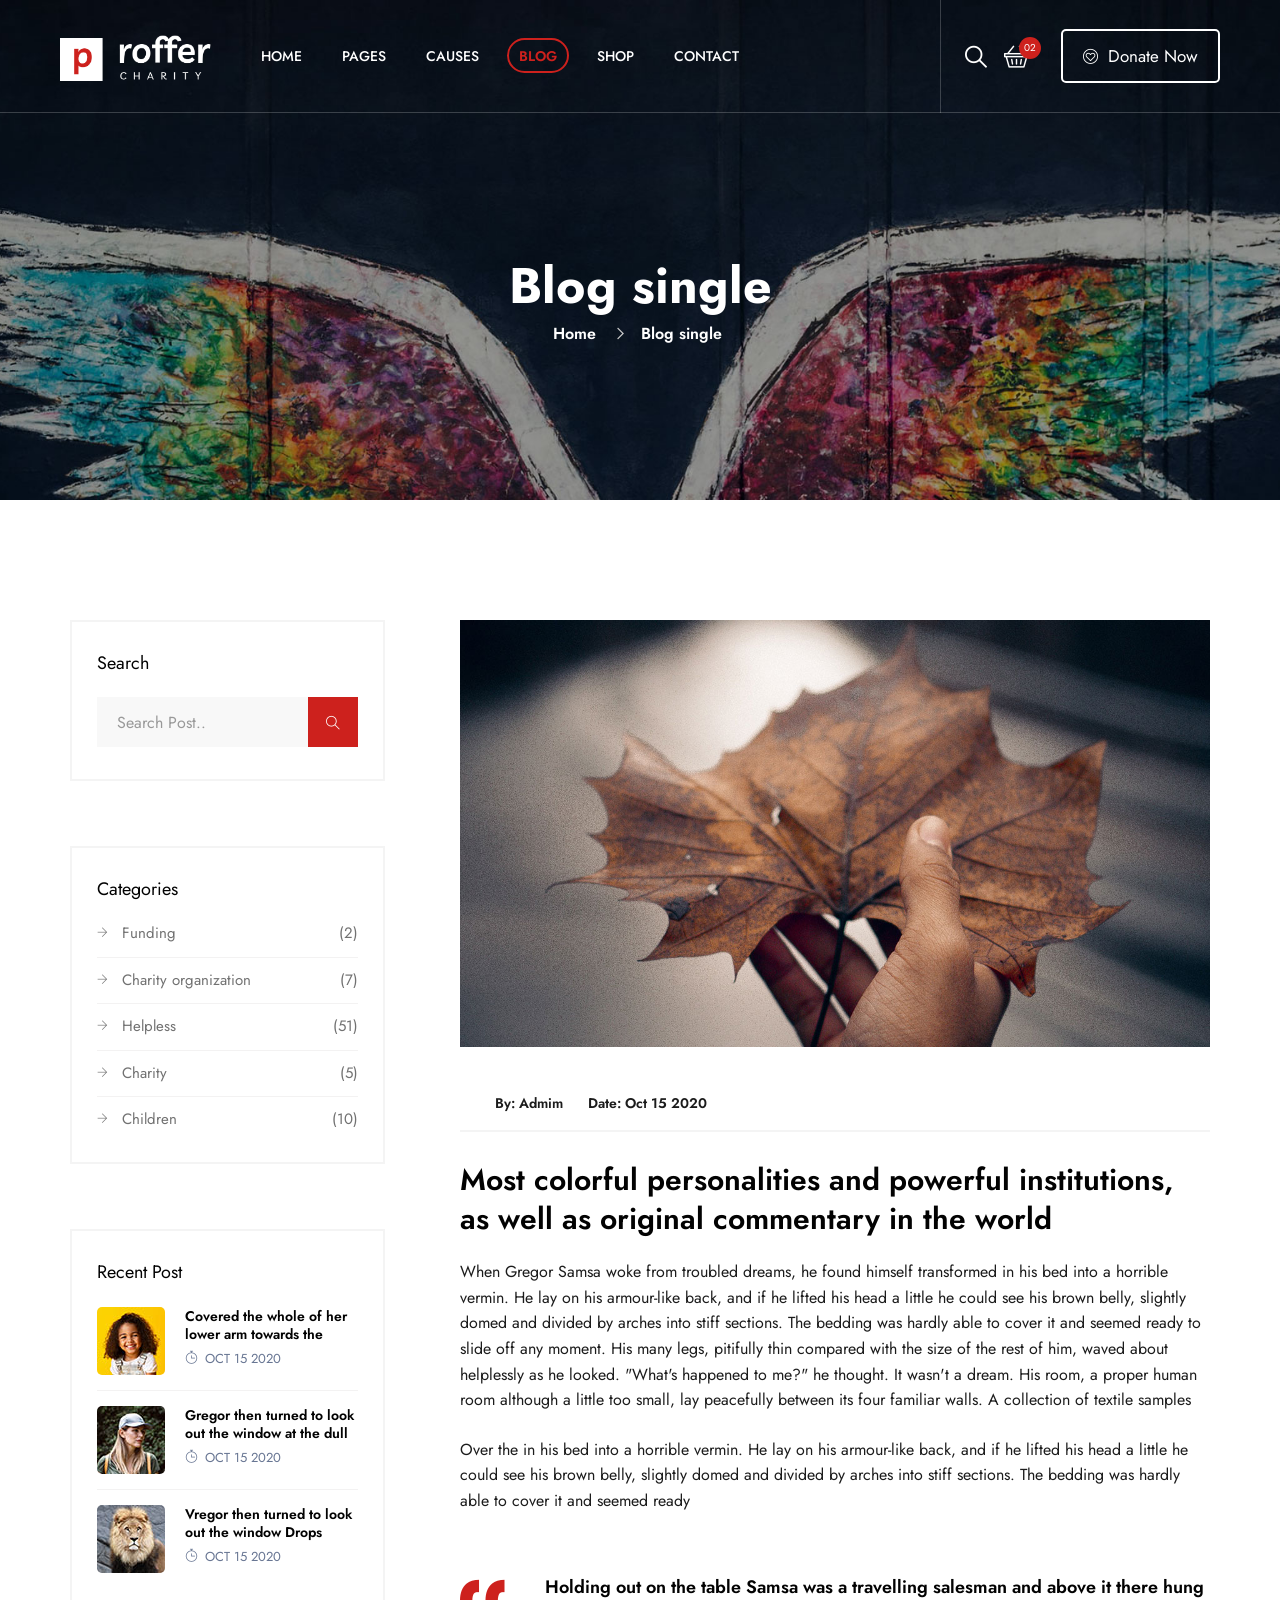
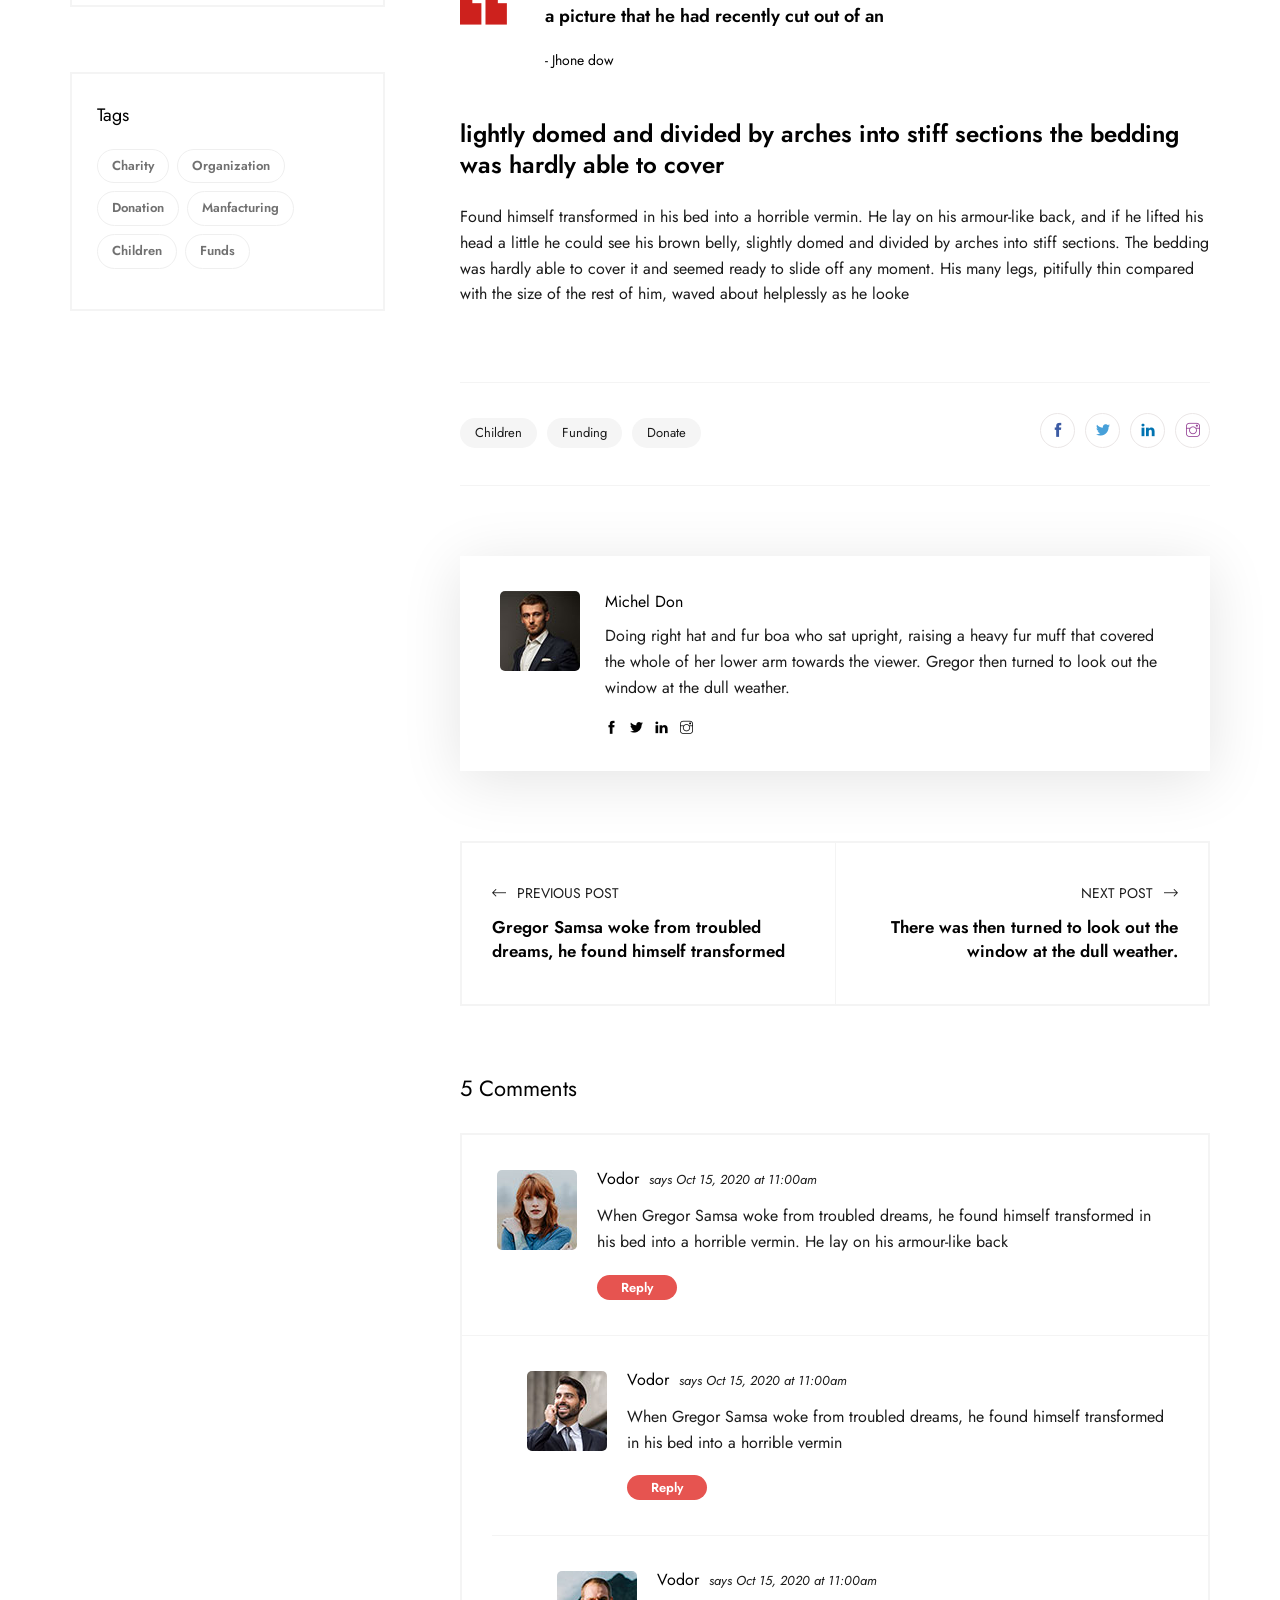
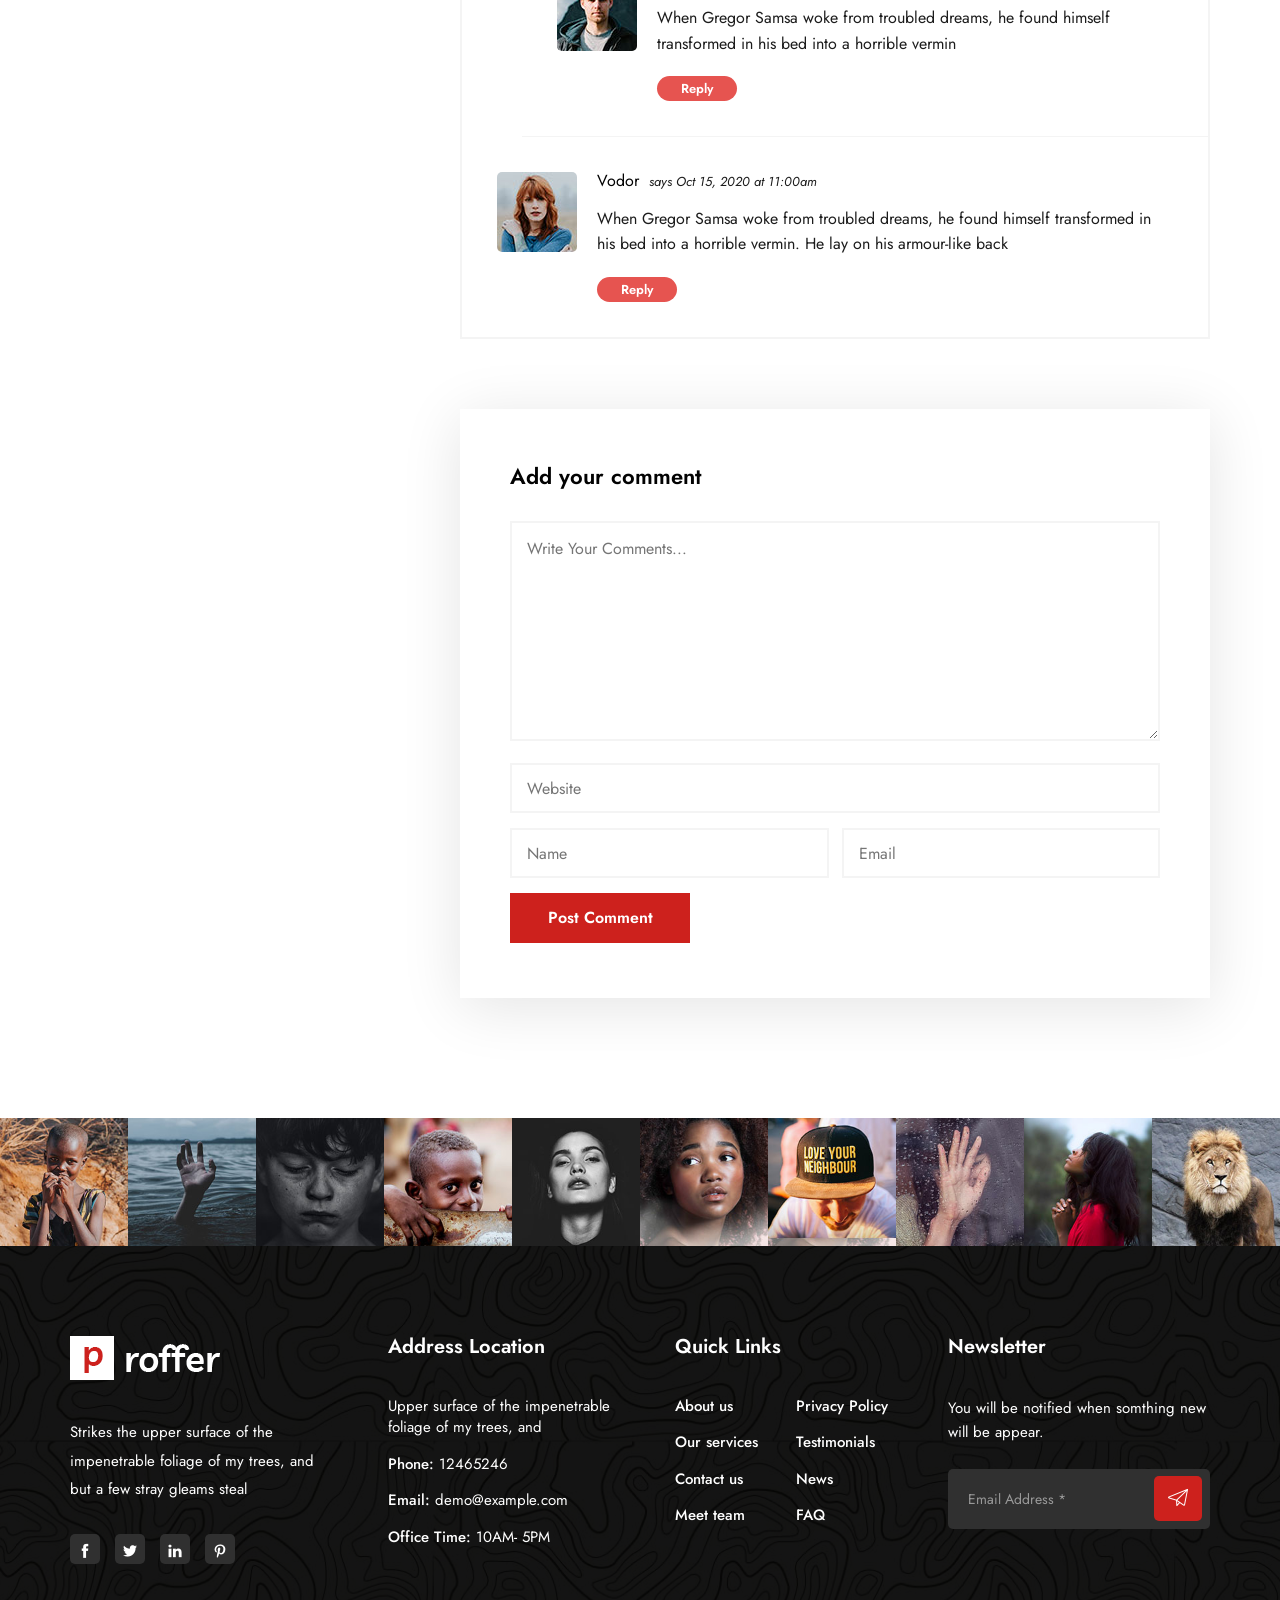
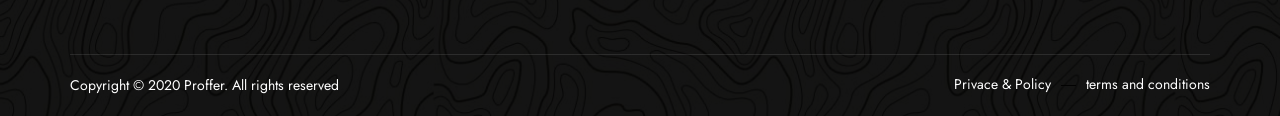
<file: blog-single-left-sidebar.html>
<!DOCTYPE html>
<html lang="en">
<head>
    <meta charset="utf-8">
    <meta http-equiv="X-UA-Compatible" content="IE=edge">
    <meta name="viewport" content="width=device-width, initial-scale=1">
    <meta name="author" content="irstheme">

    <title> Proffer - Fundraising & Charity HTML Template </title>
    
    <link href="assets/css/themify-icons.css" rel="stylesheet">
    <link href="assets/css/flaticon.css" rel="stylesheet">
    <link href="assets/css/bootstrap.min.css" rel="stylesheet">
    <link href="assets/css/animate.css" rel="stylesheet">
    <link href="assets/css/owl.carousel.css" rel="stylesheet">
    <link href="assets/css/owl.theme.css" rel="stylesheet">
    <link href="assets/css/slick.css" rel="stylesheet">
    <link href="assets/css/slick-theme.css" rel="stylesheet">
    <link href="assets/css/swiper.min.css" rel="stylesheet">
    <link href="assets/css/owl.transitions.css" rel="stylesheet">
    <link href="assets/css/jquery.fancybox.css" rel="stylesheet">
    <link href="assets/css/style.css" rel="stylesheet">

    <!-- HTML5 shim and Respond.js for IE8 support of HTML5 elements and media queries -->
    <!--[if lt IE 9]>
    <script src="https://oss.maxcdn.com/html5shiv/3.7.3/html5shiv.min.js"></script>
    <script src="https://oss.maxcdn.com/respond/1.4.2/respond.min.js"></script>
    <![endif]-->

</head>

<body>

    <!-- start page-wrapper -->
    <div class="page-wrapper">

        <!-- start preloader -->
        <div class="preloader">
            <div class="preloader-inner">
                <div class="double-bounce1"></div>
                <div class="double-bounce2"></div>
            </div>
        </div>
        <!-- end preloader -->

        <!-- Start header -->
        <header id="header" class="site-header header-style-1">
            <nav class="navigation navbar navbar-default">
                <div class="container-fluid">
                    <div class="navbar-header">
                        <button type="button" class="open-btn">
                            <span class="sr-only">Toggle navigation</span>
                            <span class="icon-bar"></span>
                            <span class="icon-bar"></span>
                            <span class="icon-bar"></span>
                        </button>
                        <a class="navbar-brand" href="index.html"><img src="assets/images/logo.png" alt></a>
                    </div>
                    <div id="navbar" class="navbar-collapse collapse navbar-left navigation-holder">
                        <button class="close-navbar"><i class="ti-close"></i></button>
                        <ul class="nav navbar-nav">
                            <li class="menu-item-has-children">
                                <a href="#">Home</a>
                                <ul class="sub-menu">
                                    <li><a href="index.html">Home style 1</a></li>
                                    <li><a href="index-2.html">Home style 2</a></li>
                                    <li><a href="index-3.html">Home style 3</a></li>
                                    <li class="menu-item-has-children">
                                        <a href="#Level3">Third level</a>
                                        <ul class="sub-menu">
                                            <li><a href="#">Level 3</a></li>
                                            <li><a href="#">Level 3</a></li>
                                            <li><a href="#">Level 3</a></li>
                                        </ul>
                                    </li>
                                </ul>
                            </li>
                            <li class="menu-item-has-children">
                                <a href="#">Pages</a>
                                <ul class="sub-menu">
                                    <li><a href="about.html">About</a></li>
                                    <li><a href="contact.html">Contact</a></li>
                                    <li><a href="testimonials.html">Testimonials</a></li>
                                    <li><a href="team.html">Team</a></li>
                                    <li><a href="team-single.html">Team single</a></li>
                                    <li><a href="faq.html">FAQ</a></li>
                                    <li><a href="404.html">404</a></li>
                                    <li><a href="events.html">Events</a></li>
                                    <li><a href="event-single.html">Event single</a></li>
                                </ul>
                            </li>
                            <li class="menu-item-has-children">
                                <a href="#">Causes</a>
                                <ul class="sub-menu">
                                    <li><a href="causes.html">Causes</a></li>
                                    <li><a href="case-single.html">Causes single</a></li>
                                </ul>
                            </li>
                            <li class="menu-item-has-children current-menu-parent">
                                <a href="#">Blog</a>
                                <ul class="sub-menu">
                                    <li><a href="blog.html">Blog default</a></li>
                                    <li><a href="blog-left-sidebar.html">Blog left sidebar</a></li>
                                    <li><a href="blog-fullwidth.html">Blog full width</a></li>
                                    <li class="menu-item-has-children current-menu-parent">
                                        <a href="#Level3">Blog details</a>
                                        <ul class="sub-menu">
                                            <li><a href="blog-single.html">Blog details</a></li>
                                            <li class="current-menu-item"><a href="blog-single-left-sidebar.html">Blog details left sidebar</a></li>
                                            <li><a href="blog-single-fullwidth.html">Blog details full width</a></li>
                                        </ul>
                                    </li>
                                </ul>
                            </li>
                            <li class="menu-item-has-children">
                                <a href="#">Shop</a>
                                <ul class="sub-menu">
                                    <li><a href="shop.html">Shop</a></li>
                                    <li><a href="shop-single.html">Shop single</a></li>
                                </ul>
                            </li>
                            <li><a href="contact.html">Contact</a></li>
                        </ul>
                    </div><!-- end of nav-collapse -->

                    <div class="cart-search-contact">
                        <div class="header-search-form-wrapper">
                            <button class="search-toggle-btn"><i class="fi flaticon-search"></i></button>
                            <div class="header-search-form">
                                <form>
                                    <div>
                                        <input type="text" class="form-control" placeholder="Search here...">
                                        <button type="submit"><i class="ti-search"></i></button>
                                    </div>
                                </form>
                            </div>
                        </div>
                        <div class="mini-cart">
                            <button class="cart-toggle-btn"> <i class="fi flaticon-shopping-basket"></i> <span class="cart-count">02</span></button>
                            <div class="mini-cart-content">
                                <div class="mini-cart-items">
                                    <div class="mini-cart-item clearfix">
                                        <div class="mini-cart-item-image">
                                            <a href="#"><img src="assets/images/shop/mini-cart/img-1.jpg" alt></a>
                                        </div>
                                        <div class="mini-cart-item-des">
                                            <a href="#">Hoodi with zipper</a>
                                            <span class="mini-cart-item-price">$20.15</span>
                                            <span class="mini-cart-item-quantity">x 1</span>
                                        </div>
                                    </div>
                                    <div class="mini-cart-item clearfix">
                                        <div class="mini-cart-item-image">
                                            <a href="#"><img src="assets/images/shop/mini-cart/img-2.jpg" alt></a>
                                        </div>
                                        <div class="mini-cart-item-des">
                                            <a href="#">Ninja T-shirt</a>
                                            <span class="mini-cart-item-price">$13.25</span>
                                            <span class="mini-cart-item-quantity">x 2</span>
                                        </div>
                                    </div>
                                </div>
                                <div class="mini-cart-action clearfix">
                                    <span class="mini-checkout-price">$215.14</span>
                                    <a href="#" class="view-cart-btn">View Cart</a>
                                </div>
                            </div>
                        </div>
                        <div class="donate-btn">
                            <a href="#" class="theme-btn-s1"><i class="fi flaticon-like"></i> Donate Now</a>
                        </div>
                    </div>

                </div><!-- end of container -->
            </nav>
        </header>
        <!-- end of header -->


        <!-- start page-title -->
        <section class="page-title">
            <div class="page-title-container">
                <div class="page-title-wrapper">
                    <div class="container">
                        <div class="row">
                            <div class="col col-xs-12">
                                <h2>Blog single</h2>
                                <ol class="breadcrumb">
                                    <li><a href="index.html">Home</a></li>
                                    <li>Blog single</li>
                                </ol>
                            </div>
                        </div> <!-- end row -->
                    </div> <!-- end container -->
                </div>
            </div>
        </section>
        <!-- end page-title -->


        <!-- start blog-single-section -->
        <section class="blog-single-section blog-single-left-sidebar-section section-padding">
            <div class="container">
                <div class="row">
                    <div class="col col-md-8 col-md-push-4">
                        <div class="blog-content">
                            <div class="post format-standard-image">
                                <div class="entry-media">
                                    <img src="assets/images/blog/img-4.jpg" alt>
                                </div>
                                <div class="date-entry-meta">
                                    <div class="entry-meta">
                                        <span>By: <a href="#">Admim</a> </span>
                                        <span>Date: Oct 15 2020</span>
                                    </div>
                                </div>
                                <h2>Most colorful personalities and powerful institutions, as well as original commentary in the world</h2>
                                <p>When Gregor Samsa woke from troubled dreams, he found himself transformed in his bed into a horrible vermin. He lay on his armour-like back, and if he lifted his head a little he could see his brown belly, slightly domed and divided by arches into stiff sections. The bedding was hardly able to cover it and seemed ready to slide off any moment. His many legs, pitifully thin compared with the size of the rest of him, waved about helplessly as he looked. "What's happened to me?" he thought. It wasn't a dream. His room, a proper human room although a little too small, lay peacefully between its four familiar walls. A collection of textile samples</p>
                                <p>Over the in his bed into a horrible vermin. He lay on his armour-like back, and if he lifted his head a little he could see his brown belly, slightly domed and divided by arches into stiff sections. The bedding was hardly able to cover it and seemed ready</p>
                                <blockquote>
                                    Holding out on the table Samsa was a travelling salesman and above it there hung a picture that he had recently cut out of an
                                    <span class="quoter">- Jhone dow</span>
                                </blockquote>
                                <h3>lightly domed and divided by arches into stiff sections the bedding was hardly able to cover</h3>
                                <p>Found himself transformed in his bed into a horrible vermin. He lay on his armour-like back, and if he lifted his head a little he could see his brown belly, slightly domed and divided by arches into stiff sections. The bedding was hardly able to cover it and seemed ready to slide off any moment. His many legs, pitifully thin compared with the size of the rest of him, waved about helplessly as he looke</p>
                            </div>

                            <div class="tag-share clearfix">
                                <div class="tag">
                                    <ul>
                                        <li><a href="#">Children</a></li>
                                        <li><a href="#">Funding</a></li>
                                        <li><a href="#">Donate</a></li>
                                    </ul>
                                </div>
                                <div class="share">
                                    <ul>
                                        <li><a href="#"><i class="ti-facebook"></i></a></li>
                                        <li><a href="#"><i class="ti-twitter-alt"></i></a></li>
                                        <li><a href="#"><i class="ti-linkedin"></i></a></li>
                                        <li><a href="#"><i class="ti-instagram"></i></a></li>
                                    </ul>
                                </div>
                            </div> <!-- end tag-share -->

                            <div class="author-box">
                                <div class="author-avatar">
                                    <a href="#" target="_blank"><img src="assets/images/blog-details/author.jpg" alt></a>
                                </div>
                                <div class="author-content">
                                    <a href="#" class="author-name">Michel Don</a>
                                    <p>Doing right hat and fur boa who sat upright, raising a heavy fur muff that covered the whole of her lower arm towards the viewer. Gregor then turned to look out the window at the dull weather.</p>
                                    <div class="socials">
                                        <ul class="social-link">
                                            <li><a href="#"><i class="ti-facebook"></i></a></li>
                                            <li><a href="#"><i class="ti-twitter-alt"></i></a></li>
                                            <li><a href="#"><i class="ti-linkedin"></i></a></li>
                                            <li><a href="#"><i class="ti-instagram"></i></a></li>
                                        </ul>
                                    </div>
                                </div>
                            </div> <!-- end author-box -->

                            <div class="more-posts">
                                <div class="previous-post">
                                    <a href="#">
                                        <span class="post-control-link">Previous Post</span>
                                        <span class="post-name">Gregor Samsa woke from troubled dreams, he found himself transformed</span>
                                    </a>
                                </div>
                                <div class="next-post">
                                    <a href="0">
                                        <span class="post-control-link">Next Post</span>
                                        <span class="post-name"> There was then turned to look out the window at the dull weather.</span>
                                    </a>
                                </div>
                            </div>

                            <div class="comments-area">
                                <div class="comments-section">
                                    <h3 class="comments-title">5 Comments</h3>
                                    <ol class="comments">
                                        <li class="comment even thread-even depth-1" id="comment-1">
                                            <div id="div-comment-1">
                                                <div class="comment-theme">
                                                    <div class="comment-image"><img src="assets/images/blog-details/comments-author/img-1.jpg" alt></div>
                                                </div>
                                                <div class="comment-main-area">
                                                    <div class="comment-wrapper">
                                                        <div class="comments-meta">
                                                            <h4>Vodor <span class="comments-date">says Oct 15, 2020 at 11:00am</span></h4>
                                                        </div>
                                                        <div class="comment-area">
                                                            <p>When Gregor Samsa woke from troubled dreams, he found himself transformed in his bed into a horrible vermin. He lay on his armour-like back</p>
                                                            <div class="comments-reply">
                                                                <a class="comment-reply-link" href="#"><span>Reply</span></a>
                                                            </div>
                                                        </div>
                                                    </div>
                                                </div>
                                            </div>
                                            <ul class="children">
                                                <li class="comment">
                                                    <div>
                                                        <div class="comment-theme">
                                                            <div class="comment-image"><img src="assets/images/blog-details/comments-author/img-2.jpg" alt></div>
                                                        </div>
                                                        <div class="comment-main-area">
                                                            <div class="comment-wrapper">
                                                                <div class="comments-meta">
                                                                <h4>Vodor <span class="comments-date">says Oct 15, 2020 at 11:00am</span></h4>
                                                                </div>
                                                                <div class="comment-area">
                                                                    <p>When Gregor Samsa woke from troubled dreams, he found himself transformed in his bed into a horrible vermin</p>
                                                                    <div class="comments-reply">
                                                                        <a  class="comment-reply-link" href="#"><span>Reply</span></a>
                                                                    </div>
                                                                </div>
                                                            </div>
                                                        </div>
                                                    </div>
                                                    <ul>
                                                        <li class="comment">
                                                            <div>
                                                                <div class="comment-theme">
                                                                    <div class="comment-image"><img src="assets/images/blog-details/comments-author/img-3.jpg" alt></div>
                                                                </div>
                                                                <div class="comment-main-area">
                                                                    <div class="comment-wrapper">
                                                                        <div class="comments-meta">
                                                                            <h4>Vodor <span class="comments-date">says Oct 15, 2020 at 11:00am</span></h4>
                                                                        </div>
                                                                        <div class="comment-area">
                                                                            <p>When Gregor Samsa woke from troubled dreams, he found himself transformed in his bed into a horrible vermin</p>
                                                                            <div class="comments-reply">
                                                                                <a  class="comment-reply-link" href="#"><span>Reply</span></a>
                                                                            </div>
                                                                        </div>
                                                                    </div>
                                                                </div>
                                                            </div>
                                                        </li>
                                                    </ul>
                                                </li>
                                            </ul>
                                        </li>

                                        <li class="comment">
                                            <div>
                                                <div class="comment-theme">
                                                    <div class="comment-image"><img src="assets/images/blog-details/comments-author/img-1.jpg" alt></div>
                                                </div>
                                                <div class="comment-main-area">
                                                    <div class="comment-wrapper">
                                                        <div class="comments-meta">
                                                            <h4>Vodor <span class="comments-date">says Oct 15, 2020 at 11:00am</span></h4>
                                                        </div>
                                                        <div class="comment-area">
                                                            <p>When Gregor Samsa woke from troubled dreams, he found himself transformed in his bed into a horrible vermin. He lay on his armour-like back</p>
                                                            <div class="comments-reply">
                                                                <a  class="comment-reply-link" href="#"><span>Reply</span></a>
                                                            </div>
                                                        </div>
                                                    </div>
                                                </div>
                                            </div>
                                        </li>
                                    </ol>
                                </div> <!-- end comments-section -->

                                <div class="comment-respond">
                                    <h3 class="comment-reply-title">Add your comment</h3>
                                    <form method="post" id="commentform" class="comment-form">
                                        <div class="form-textarea">
                                            <textarea id="comment" placeholder="Write Your Comments..."></textarea>
                                        </div>
                                        <div class="form-inputs">
                                            <input placeholder="Website" type="url">
                                            <input placeholder="Name" type="text">
                                            <input placeholder="Email" type="email">
                                        </div>
                                        <div class="form-submit">
                                            <input id="submit" value="Post Comment" type="submit">
                                        </div>
                                    </form>
                                </div>
                            </div> <!-- end comments-area -->
                        </div>                        
                    </div>

                    <div class="col col-md-4 col-md-pull-8">
                        <div class="blog-sidebar">
                            <div class="widget search-widget">
                                <h3>Search</h3>
                                <form>
                                    <div>
                                        <input type="text" class="form-control" placeholder="Search Post..">
                                        <button type="submit"><i class="ti-search"></i></button>
                                    </div>
                                </form>
                            </div>
                            <div class="widget category-widget">
                                <h3>Categories</h3>
                                <ul>
                                    <li><a href="#">Funding <span>(2)</span></a></li>
                                    <li><a href="#">Charity organization  <span>(7)</span></a></li>
                                    <li><a href="#">Helpless  <span>(51)</span></a></li>
                                    <li><a href="#">Charity <span>(5)</span></a></li>
                                    <li><a href="#">Children <span>(10)</span></a></li>
                                </ul>
                            </div>
                            <div class="widget recent-post-widget">
                                <h3>Recent post</h3>
                                <div class="posts">
                                    <div class="post">
                                        <div class="img-holder">
                                            <img src="assets/images/recent-posts/img-1.jpg" alt>
                                        </div>
                                        <div class="details">
                                            <h4><a href="#">Covered the whole of her lower arm towards the </a></h4>
                                            <span class="date"><i class="ti-timer"></i>OCT 15 2020</span>
                                        </div>
                                    </div>
                                    <div class="post">
                                        <div class="img-holder">
                                            <img src="assets/images/recent-posts/img-2.jpg" alt>
                                        </div>
                                        <div class="details">
                                            <h4><a href="#">Gregor then turned to look out the window at the dull</a></h4>
                                            <span class="date"><i class="ti-timer"></i>OCT 15 2020</span>
                                        </div>
                                    </div>
                                    <div class="post">
                                        <div class="img-holder">
                                            <img src="assets/images/recent-posts/img-3.jpg" alt>
                                        </div>
                                        <div class="details">
                                            <h4><a href="#">Vregor then turned to look out the window Drops</a></h4>
                                            <span class="date"><i class="ti-timer"></i>OCT 15 2020</span>
                                        </div>
                                    </div>
                                </div>
                            </div>
                            <div class="widget tag-widget">
                                <h3>Tags</h3>
                                <ul>
                                    <li><a href="#">Charity</a></li>
                                    <li><a href="#">Organization</a></li>
                                    <li><a href="#">Donation</a></li>
                                    <li><a href="#">Manfacturing</a></li>
                                    <li><a href="#">Children</a></li>
                                    <li><a href="#">Funds</a></li>
                                </ul>
                            </div>
                        </div>
                    </div>
                </div>
            </div> <!-- end container -->
        </section>
        <!-- end blog-single-section -->


        <!-- start instagram-section -->
        <section class="instagram-section">
            <h2 class="hidden">Instagran</h2>
            <div class="instagram-grids">
                <div class="grid">
                    <a href="#"><img src="assets/images/instagram/img-1.jpg" alt></a>
                </div>
                <div class="grid">
                    <a href="#"><img src="assets/images/instagram/img-2.jpg" alt></a>
                </div>
                <div class="grid">
                    <a href="#"><img src="assets/images/instagram/img-3.jpg" alt></a>
                </div>
                <div class="grid">
                    <a href="#"><img src="assets/images/instagram/img-4.jpg" alt></a>
                </div>
                <div class="grid">
                    <a href="#"><img src="assets/images/instagram/img-5.jpg" alt></a>
                </div>
                <div class="grid">
                    <a href="#"><img src="assets/images/instagram/img-6.jpg" alt></a>
                </div>
                <div class="grid">
                    <a href="#"><img src="assets/images/instagram/img-7.jpg" alt></a>
                </div>
                <div class="grid">
                    <a href="#"><img src="assets/images/instagram/img-8.jpg" alt></a>
                </div>
                <div class="grid">
                    <a href="#"><img src="assets/images/instagram/img-9.jpg" alt></a>
                </div>
                <div class="grid">
                    <a href="#"><img src="assets/images/instagram/img-10.jpg" alt></a>
                </div>
            </div>
        </section>
        <!-- end instagram-section -->


        <!-- start site-footer -->
        <footer class="site-footer">
            <div class="upper-footer">
                <div class="container">
                    <div class="row">
                        <div class="col col-lg-3 col-md-3 col-sm-6">
                            <div class="widget about-widget">
                                <div class="widget-title">
                                    <h3>
                                        <span class="hidden">About us</span>
                                        <img src="assets/images/footer-logo.png" alt>
                                    </h3>
                                </div>
                                <p>Strikes the upper surface of the impenetrable foliage of my trees, and but a few stray gleams steal</p>
                                <div class="social-icons">
                                    <ul>
                                        <li><a href="#"><i class="ti-facebook"></i></a></li>
                                        <li><a href="#"><i class="ti-twitter-alt"></i></a></li>
                                        <li><a href="#"><i class="ti-linkedin"></i></a></li>
                                        <li><a href="#"><i class="ti-pinterest"></i></a></li>
                                    </ul>
                                </div>
                            </div>
                        </div>
                        <div class="col col-lg-3 col-md-3 col-sm-6">
                            <div class="widget contact-widget service-link-widget">
                                <div class="widget-title">
                                    <h3>Address Location</h3>
                                </div>
                                <ul>
                                    <li>Upper surface of the impenetrable foliage of my trees, and</li>
                                    <li><span>Phone:</span> 12465246</li>
                                    <li><span>Email:</span> demo@example.com</li>
                                    <li><span>Office Time:</span> 10AM- 5PM</li>
                                </ul>
                            </div>
                        </div>
                        <div class="col col-lg-3 col-md-3 col-sm-6">
                            <div class="widget link-widget">
                                <div class="widget-title">
                                    <h3>Quick Links</h3>
                                </div>
                                <ul>
                                    <li><a href="#">About us</a></li>
                                    <li><a href="#">Our services</a></li>
                                    <li><a href="#">Contact us</a></li>
                                    <li><a href="#">Meet team</a></li>
                                </ul>
                                <ul>
                                    <li><a href="#">Privacy Policy</a></li>
                                    <li><a href="#">Testimonials</a></li>
                                    <li><a href="#">News</a></li>
                                    <li><a href="#">FAQ</a></li>
                                </ul>
                            </div>
                        </div>
                        <div class="col col-lg-3 col-md-3 col-sm-6">
                            <div class="widget newsletter-widget">
                                <div class="widget-title">
                                    <h3>Newsletter</h3>
                                </div>
                                <p>You will be notified when somthing new will be appear.</p>
                                <form>
                                    <div class="input-1">
                                        <input type="email" class="form-control" placeholder="Email Address *" required>
                                    </div>
                                    <div class="submit clearfix">
                                        <button type="submit"><i class="fi flaticon-paper-plane"></i></button>
                                    </div>
                                </form>
                            </div>
                        </div>
                    </div>
                </div> <!-- end container -->
            </div>
            <div class="lower-footer">
                <div class="container">
                    <div class="row">
                        <div class="separator"></div>
                        <div class="col col-xs-12">
                            <p class="copyright">Copyright &copy; 2020 Proffer. All rights reserved</p>
                            <div class="extra-link">
                                <ul>
                                    <li><a href="#">Privace & Policy</a></li>
                                    <li><a href="#">terms and conditions</a></li>
                                </ul>
                            </div>
                        </div>
                    </div>
                </div>
            </div>
        </footer>
        <!-- end site-footer -->
    </div>
    <!-- end of page-wrapper -->



    <!-- All JavaScript files
    ================================================== -->
    <script src="assets/js/jquery.min.js"></script>
    <script src="assets/js/bootstrap.min.js"></script>

    <!-- Plugins for this template -->
    <script src="assets/js/jquery-plugin-collection.js"></script>

    <!-- Custom script for this template -->
    <script src="assets/js/script.js"></script>
</body>
</html>
</file>
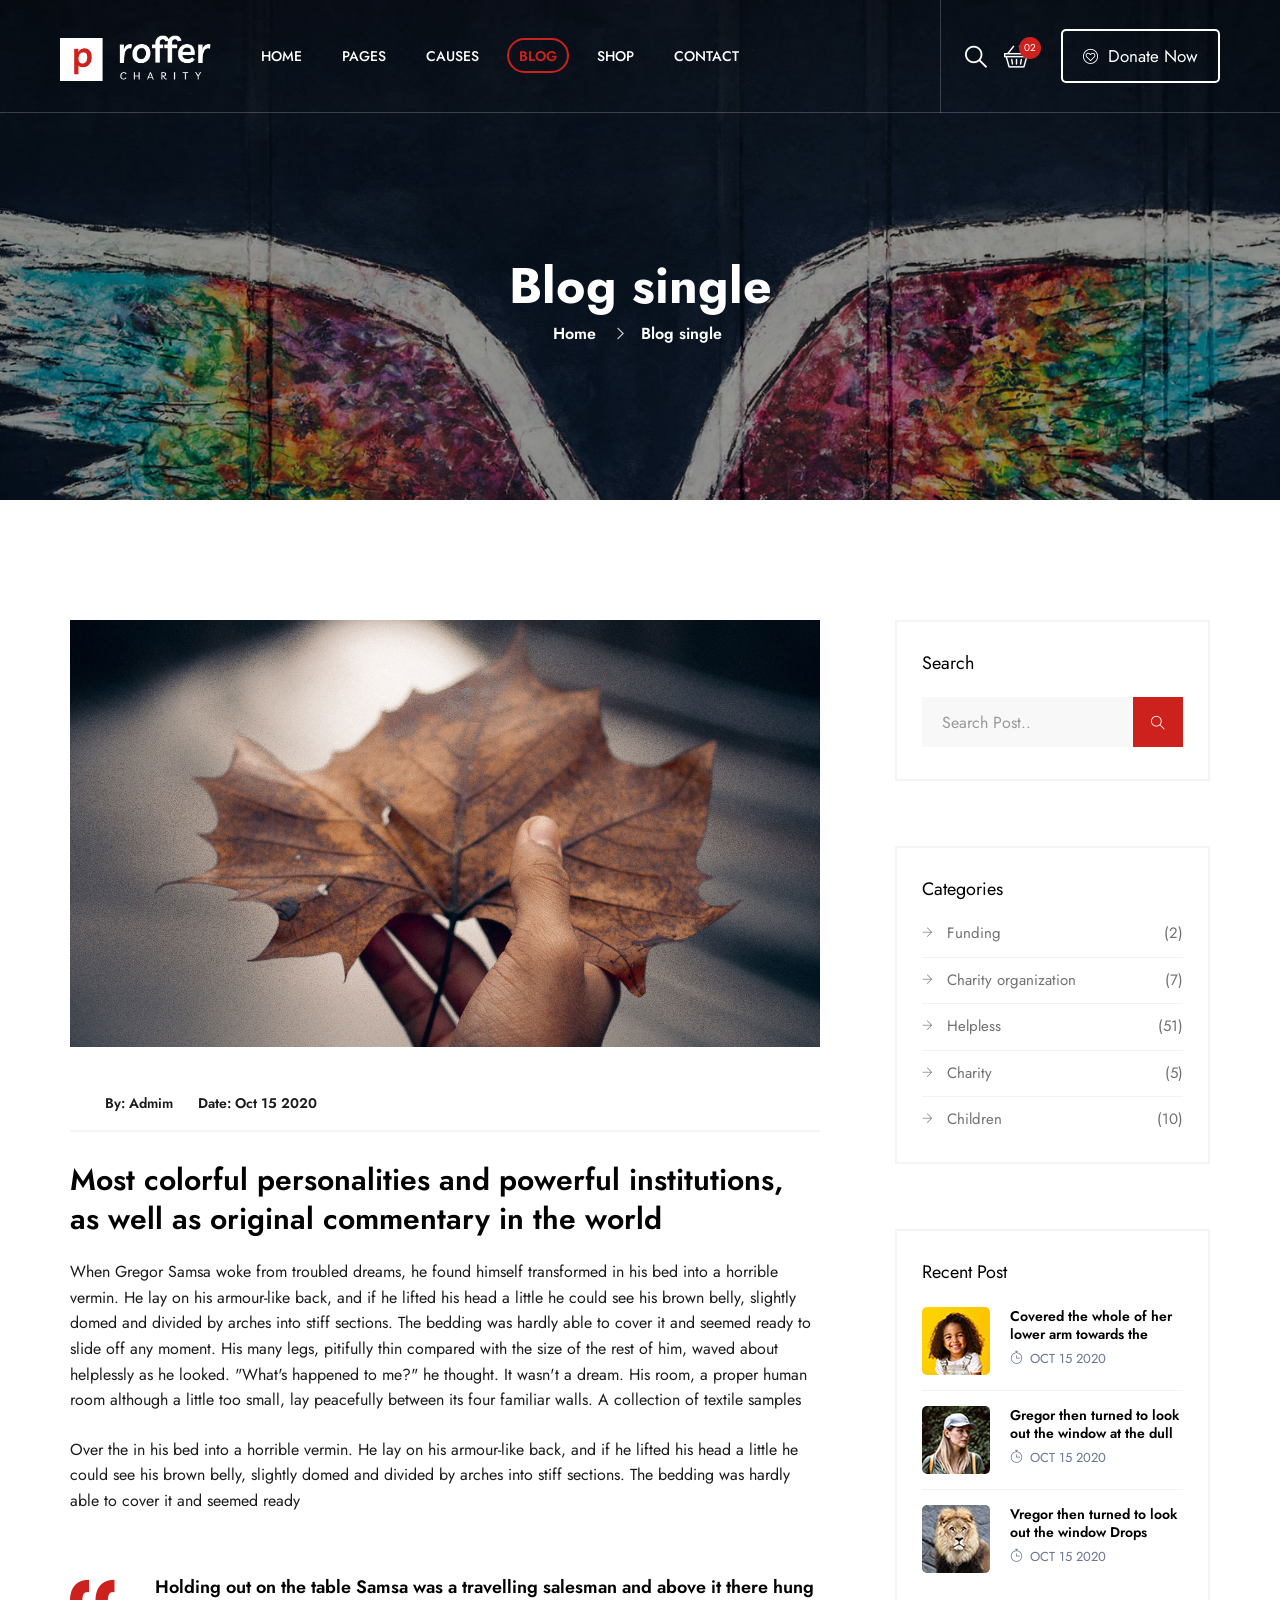
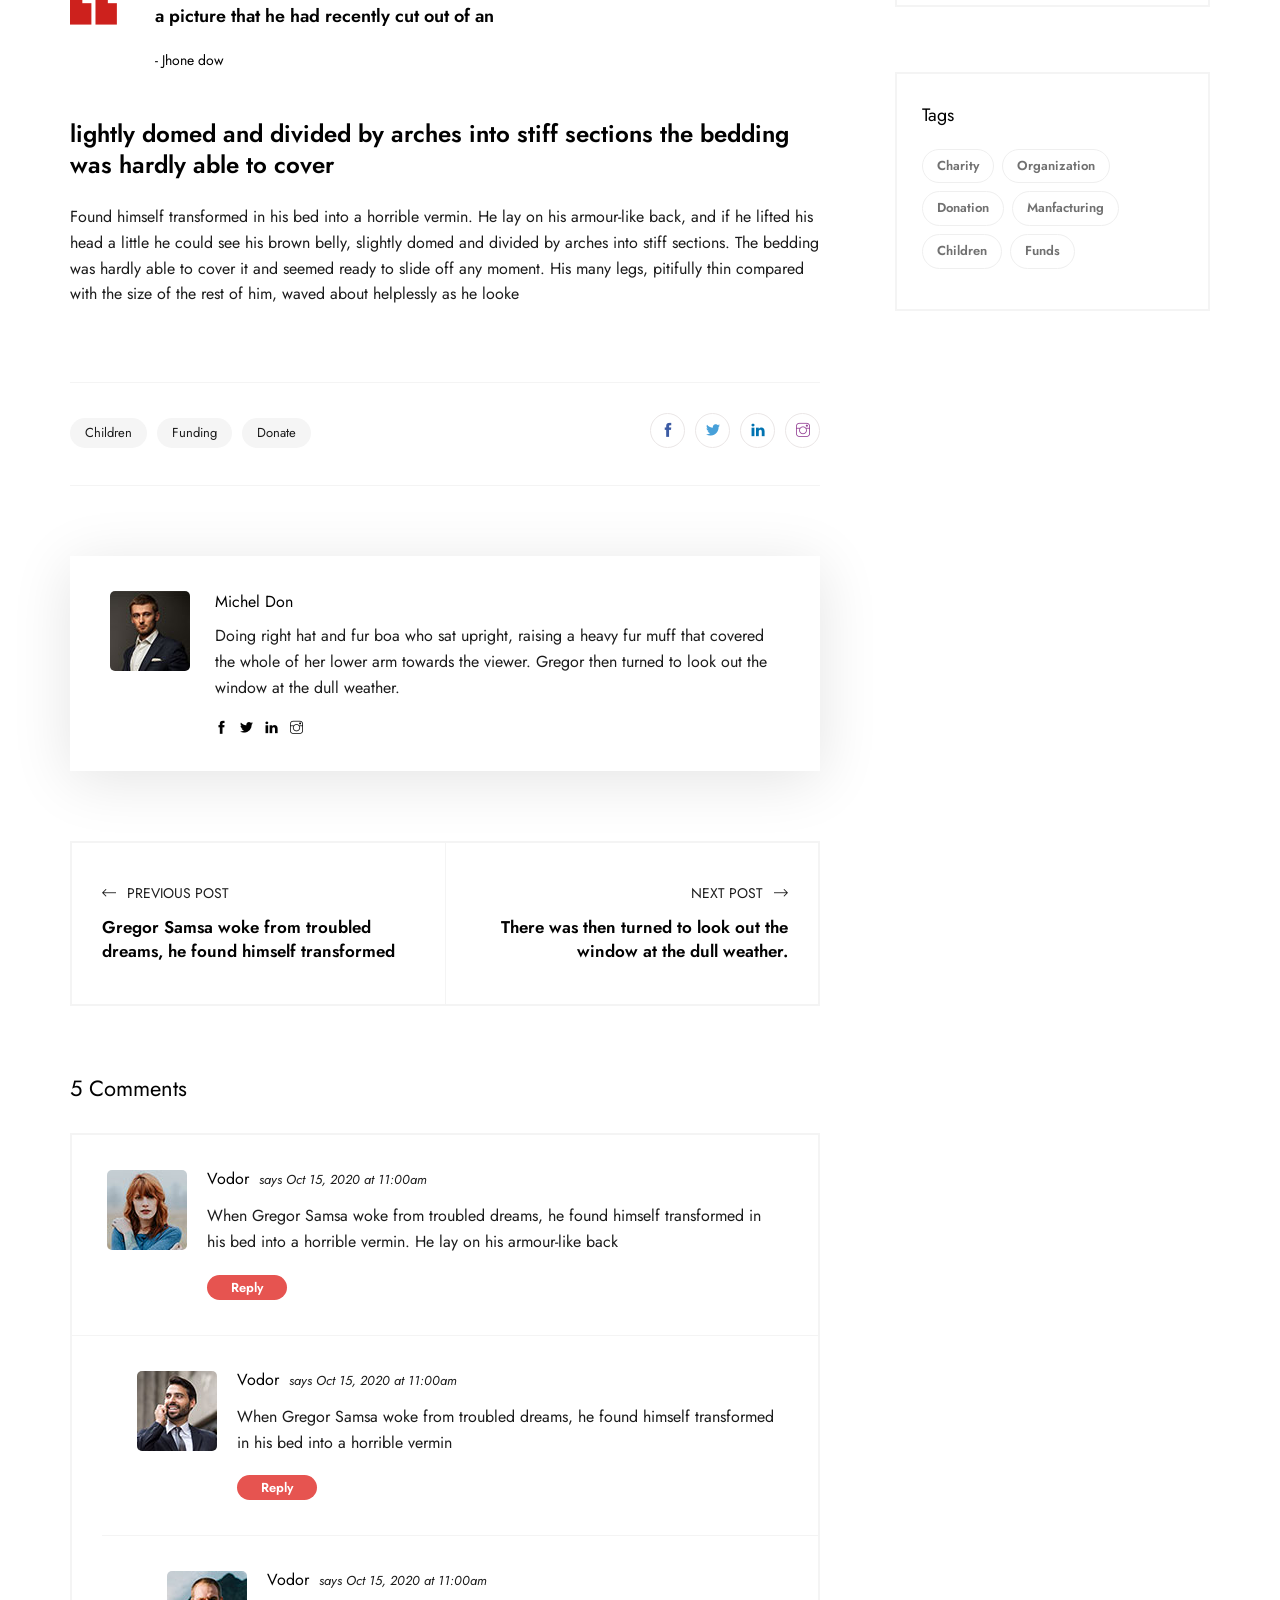
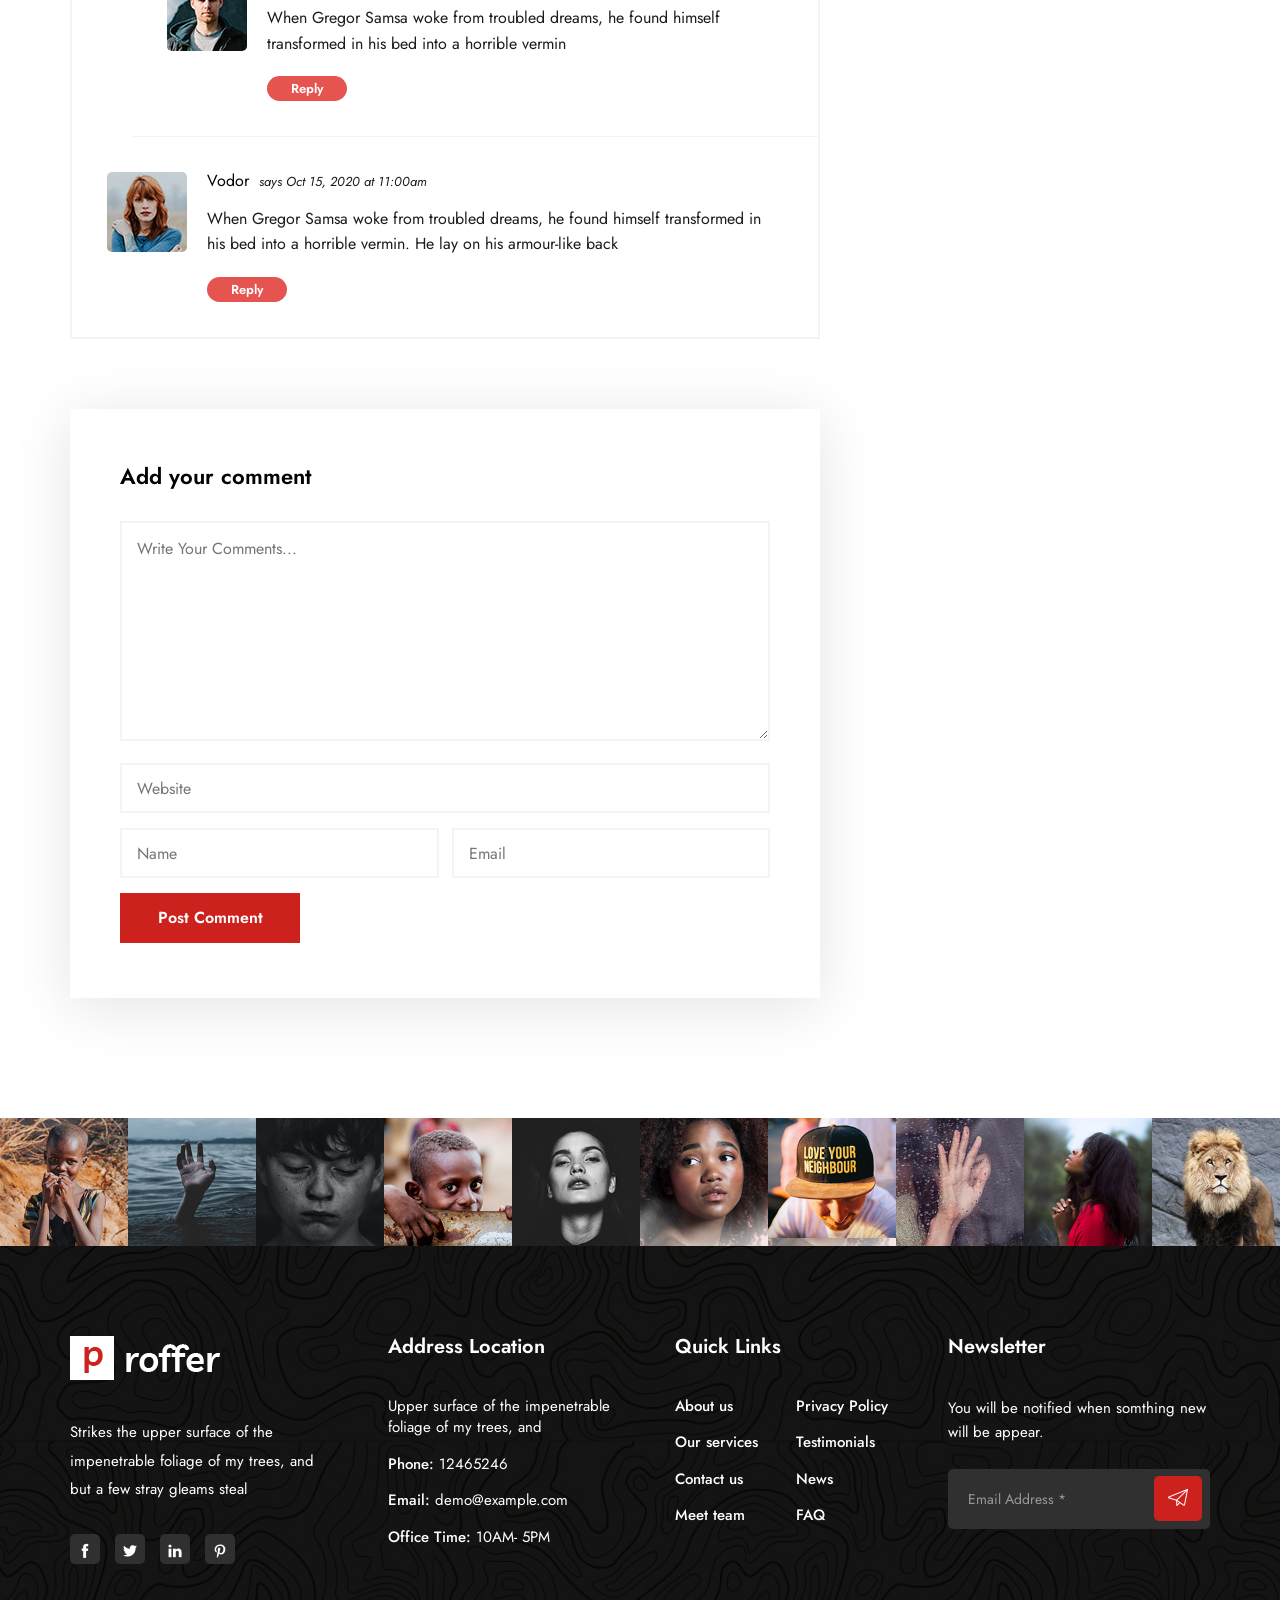
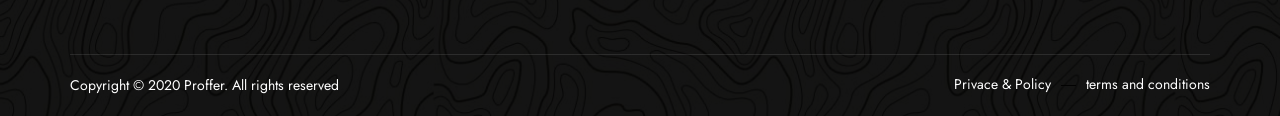
<file: blog-single.html>
<!DOCTYPE html>
<html lang="en">
<head>
    <meta charset="utf-8">
    <meta http-equiv="X-UA-Compatible" content="IE=edge">
    <meta name="viewport" content="width=device-width, initial-scale=1">
    <meta name="author" content="irstheme">

    <title> Proffer - Fundraising & Charity HTML Template </title>
    
    <link href="assets/css/themify-icons.css" rel="stylesheet">
    <link href="assets/css/flaticon.css" rel="stylesheet">
    <link href="assets/css/bootstrap.min.css" rel="stylesheet">
    <link href="assets/css/animate.css" rel="stylesheet">
    <link href="assets/css/owl.carousel.css" rel="stylesheet">
    <link href="assets/css/owl.theme.css" rel="stylesheet">
    <link href="assets/css/slick.css" rel="stylesheet">
    <link href="assets/css/slick-theme.css" rel="stylesheet">
    <link href="assets/css/swiper.min.css" rel="stylesheet">
    <link href="assets/css/owl.transitions.css" rel="stylesheet">
    <link href="assets/css/jquery.fancybox.css" rel="stylesheet">
    <link href="assets/css/style.css" rel="stylesheet">

    <!-- HTML5 shim and Respond.js for IE8 support of HTML5 elements and media queries -->
    <!--[if lt IE 9]>
    <script src="https://oss.maxcdn.com/html5shiv/3.7.3/html5shiv.min.js"></script>
    <script src="https://oss.maxcdn.com/respond/1.4.2/respond.min.js"></script>
    <![endif]-->

</head>

<body>

    <!-- start page-wrapper -->
    <div class="page-wrapper">

        <!-- start preloader -->
        <div class="preloader">
            <div class="preloader-inner">
                <div class="double-bounce1"></div>
                <div class="double-bounce2"></div>
            </div>
        </div>
        <!-- end preloader -->

        <!-- Start header -->
        <header id="header" class="site-header header-style-1">
            <nav class="navigation navbar navbar-default">
                <div class="container-fluid">
                    <div class="navbar-header">
                        <button type="button" class="open-btn">
                            <span class="sr-only">Toggle navigation</span>
                            <span class="icon-bar"></span>
                            <span class="icon-bar"></span>
                            <span class="icon-bar"></span>
                        </button>
                        <a class="navbar-brand" href="index.html"><img src="assets/images/logo.png" alt></a>
                    </div>
                    <div id="navbar" class="navbar-collapse collapse navbar-left navigation-holder">
                        <button class="close-navbar"><i class="ti-close"></i></button>
                        <ul class="nav navbar-nav">
                            <li class="menu-item-has-children">
                                <a href="#">Home</a>
                                <ul class="sub-menu">
                                    <li><a href="index.html">Home style 1</a></li>
                                    <li><a href="index-2.html">Home style 2</a></li>
                                    <li><a href="index-3.html">Home style 3</a></li>
                                    <li class="menu-item-has-children">
                                        <a href="#Level3">Third level</a>
                                        <ul class="sub-menu">
                                            <li><a href="#">Level 3</a></li>
                                            <li><a href="#">Level 3</a></li>
                                            <li><a href="#">Level 3</a></li>
                                        </ul>
                                    </li>
                                </ul>
                            </li>
                            <li class="menu-item-has-children">
                                <a href="#">Pages</a>
                                <ul class="sub-menu">
                                    <li><a href="about.html">About</a></li>
                                    <li><a href="contact.html">Contact</a></li>
                                    <li><a href="testimonials.html">Testimonials</a></li>
                                    <li><a href="team.html">Team</a></li>
                                    <li><a href="team-single.html">Team single</a></li>
                                    <li><a href="faq.html">FAQ</a></li>
                                    <li><a href="404.html">404</a></li>
                                    <li><a href="events.html">Events</a></li>
                                    <li><a href="event-single.html">Event single</a></li>
                                </ul>
                            </li>
                            <li class="menu-item-has-children">
                                <a href="#">Causes</a>
                                <ul class="sub-menu">
                                    <li><a href="causes.html">Causes</a></li>
                                    <li><a href="case-single.html">Causes single</a></li>
                                </ul>
                            </li>
                            <li class="menu-item-has-children current-menu-parent">
                                <a href="#">Blog</a>
                                <ul class="sub-menu">
                                    <li><a href="blog.html">Blog default</a></li>
                                    <li><a href="blog-left-sidebar.html">Blog left sidebar</a></li>
                                    <li><a href="blog-fullwidth.html">Blog full width</a></li>
                                    <li class="menu-item-has-children current-menu-parent">
                                        <a href="#Level3">Blog details</a>
                                        <ul class="sub-menu">
                                            <li class="current-menu-item"><a href="blog-single.html">Blog details</a></li>
                                            <li><a href="blog-single-left-sidebar.html">Blog details left sidebar</a></li>
                                            <li><a href="blog-single-fullwidth.html">Blog details full width</a></li>
                                        </ul>
                                    </li>
                                </ul>
                            </li>
                            <li class="menu-item-has-children">
                                <a href="#">Shop</a>
                                <ul class="sub-menu">
                                    <li><a href="shop.html">Shop</a></li>
                                    <li><a href="shop-single.html">Shop single</a></li>
                                </ul>
                            </li>
                            <li><a href="contact.html">Contact</a></li>
                        </ul>
                    </div><!-- end of nav-collapse -->

                    <div class="cart-search-contact">
                        <div class="header-search-form-wrapper">
                            <button class="search-toggle-btn"><i class="fi flaticon-search"></i></button>
                            <div class="header-search-form">
                                <form>
                                    <div>
                                        <input type="text" class="form-control" placeholder="Search here...">
                                        <button type="submit"><i class="ti-search"></i></button>
                                    </div>
                                </form>
                            </div>
                        </div>
                        <div class="mini-cart">
                            <button class="cart-toggle-btn"> <i class="fi flaticon-shopping-basket"></i> <span class="cart-count">02</span></button>
                            <div class="mini-cart-content">
                                <div class="mini-cart-items">
                                    <div class="mini-cart-item clearfix">
                                        <div class="mini-cart-item-image">
                                            <a href="#"><img src="assets/images/shop/mini-cart/img-1.jpg" alt></a>
                                        </div>
                                        <div class="mini-cart-item-des">
                                            <a href="#">Hoodi with zipper</a>
                                            <span class="mini-cart-item-price">$20.15</span>
                                            <span class="mini-cart-item-quantity">x 1</span>
                                        </div>
                                    </div>
                                    <div class="mini-cart-item clearfix">
                                        <div class="mini-cart-item-image">
                                            <a href="#"><img src="assets/images/shop/mini-cart/img-2.jpg" alt></a>
                                        </div>
                                        <div class="mini-cart-item-des">
                                            <a href="#">Ninja T-shirt</a>
                                            <span class="mini-cart-item-price">$13.25</span>
                                            <span class="mini-cart-item-quantity">x 2</span>
                                        </div>
                                    </div>
                                </div>
                                <div class="mini-cart-action clearfix">
                                    <span class="mini-checkout-price">$215.14</span>
                                    <a href="#" class="view-cart-btn">View Cart</a>
                                </div>
                            </div>
                        </div>
                        <div class="donate-btn">
                            <a href="#" class="theme-btn-s1"><i class="fi flaticon-like"></i> Donate Now</a>
                        </div>
                    </div>

                </div><!-- end of container -->
            </nav>
        </header>
        <!-- end of header -->


        <!-- start page-title -->
        <section class="page-title">
            <div class="page-title-container">
                <div class="page-title-wrapper">
                    <div class="container">
                        <div class="row">
                            <div class="col col-xs-12">
                                <h2>Blog single</h2>
                                <ol class="breadcrumb">
                                    <li><a href="index.html">Home</a></li>
                                    <li>Blog single</li>
                                </ol>
                            </div>
                        </div> <!-- end row -->
                    </div> <!-- end container -->
                </div>
            </div>
        </section>
        <!-- end page-title -->


        <!-- start blog-single-section -->
        <section class="blog-single-section section-padding">
            <div class="container">
                <div class="row">
                    <div class="col col-md-8">
                        <div class="blog-content">
                            <div class="post format-standard-image">
                                <div class="entry-media">
                                    <img src="assets/images/blog/img-4.jpg" alt>
                                </div>
                                <div class="date-entry-meta">
                                    <div class="entry-meta">
                                        <span>By: <a href="#">Admim</a> </span>
                                        <span>Date: Oct 15 2020</span>
                                    </div>
                                </div>
                                <h2>Most colorful personalities and powerful institutions, as well as original commentary in the world</h2>
                                <p>When Gregor Samsa woke from troubled dreams, he found himself transformed in his bed into a horrible vermin. He lay on his armour-like back, and if he lifted his head a little he could see his brown belly, slightly domed and divided by arches into stiff sections. The bedding was hardly able to cover it and seemed ready to slide off any moment. His many legs, pitifully thin compared with the size of the rest of him, waved about helplessly as he looked. "What's happened to me?" he thought. It wasn't a dream. His room, a proper human room although a little too small, lay peacefully between its four familiar walls. A collection of textile samples</p>
                                <p>Over the in his bed into a horrible vermin. He lay on his armour-like back, and if he lifted his head a little he could see his brown belly, slightly domed and divided by arches into stiff sections. The bedding was hardly able to cover it and seemed ready</p>
                                <blockquote>
                                    Holding out on the table Samsa was a travelling salesman and above it there hung a picture that he had recently cut out of an
                                    <span class="quoter">- Jhone dow</span>
                                </blockquote>
                                <h3>lightly domed and divided by arches into stiff sections the bedding was hardly able to cover</h3>
                                <p>Found himself transformed in his bed into a horrible vermin. He lay on his armour-like back, and if he lifted his head a little he could see his brown belly, slightly domed and divided by arches into stiff sections. The bedding was hardly able to cover it and seemed ready to slide off any moment. His many legs, pitifully thin compared with the size of the rest of him, waved about helplessly as he looke</p>
                            </div>

                            <div class="tag-share clearfix">
                                <div class="tag">
                                    <ul>
                                        <li><a href="#">Children</a></li>
                                        <li><a href="#">Funding</a></li>
                                        <li><a href="#">Donate</a></li>
                                    </ul>
                                </div>
                                <div class="share">
                                    <ul>
                                        <li><a href="#"><i class="ti-facebook"></i></a></li>
                                        <li><a href="#"><i class="ti-twitter-alt"></i></a></li>
                                        <li><a href="#"><i class="ti-linkedin"></i></a></li>
                                        <li><a href="#"><i class="ti-instagram"></i></a></li>
                                    </ul>
                                </div>
                            </div> <!-- end tag-share -->

                            <div class="author-box">
                                <div class="author-avatar">
                                    <a href="#" target="_blank"><img src="assets/images/blog-details/author.jpg" alt></a>
                                </div>
                                <div class="author-content">
                                    <a href="#" class="author-name">Michel Don</a>
                                    <p>Doing right hat and fur boa who sat upright, raising a heavy fur muff that covered the whole of her lower arm towards the viewer. Gregor then turned to look out the window at the dull weather.</p>
                                    <div class="socials">
                                        <ul class="social-link">
                                            <li><a href="#"><i class="ti-facebook"></i></a></li>
                                            <li><a href="#"><i class="ti-twitter-alt"></i></a></li>
                                            <li><a href="#"><i class="ti-linkedin"></i></a></li>
                                            <li><a href="#"><i class="ti-instagram"></i></a></li>
                                        </ul>
                                    </div>
                                </div>
                            </div> <!-- end author-box -->

                            <div class="more-posts">
                                <div class="previous-post">
                                    <a href="#">
                                        <span class="post-control-link">Previous Post</span>
                                        <span class="post-name">Gregor Samsa woke from troubled dreams, he found himself transformed</span>
                                    </a>
                                </div>
                                <div class="next-post">
                                    <a href="0">
                                        <span class="post-control-link">Next Post</span>
                                        <span class="post-name"> There was then turned to look out the window at the dull weather.</span>
                                    </a>
                                </div>
                            </div>

                            <div class="comments-area">
                                <div class="comments-section">
                                    <h3 class="comments-title">5 Comments</h3>
                                    <ol class="comments">
                                        <li class="comment even thread-even depth-1" id="comment-1">
                                            <div id="div-comment-1">
                                                <div class="comment-theme">
                                                    <div class="comment-image"><img src="assets/images/blog-details/comments-author/img-1.jpg" alt></div>
                                                </div>
                                                <div class="comment-main-area">
                                                    <div class="comment-wrapper">
                                                        <div class="comments-meta">
                                                            <h4>Vodor <span class="comments-date">says Oct 15, 2020 at 11:00am</span></h4>
                                                        </div>
                                                        <div class="comment-area">
                                                            <p>When Gregor Samsa woke from troubled dreams, he found himself transformed in his bed into a horrible vermin. He lay on his armour-like back</p>
                                                            <div class="comments-reply">
                                                                <a class="comment-reply-link" href="#"><span>Reply</span></a>
                                                            </div>
                                                        </div>
                                                    </div>
                                                </div>
                                            </div>
                                            <ul class="children">
                                                <li class="comment">
                                                    <div>
                                                        <div class="comment-theme">
                                                            <div class="comment-image"><img src="assets/images/blog-details/comments-author/img-2.jpg" alt></div>
                                                        </div>
                                                        <div class="comment-main-area">
                                                            <div class="comment-wrapper">
                                                                <div class="comments-meta">
                                                                <h4>Vodor <span class="comments-date">says Oct 15, 2020 at 11:00am</span></h4>
                                                                </div>
                                                                <div class="comment-area">
                                                                    <p>When Gregor Samsa woke from troubled dreams, he found himself transformed in his bed into a horrible vermin</p>
                                                                    <div class="comments-reply">
                                                                        <a  class="comment-reply-link" href="#"><span>Reply</span></a>
                                                                    </div>
                                                                </div>
                                                            </div>
                                                        </div>
                                                    </div>
                                                    <ul>
                                                        <li class="comment">
                                                            <div>
                                                                <div class="comment-theme">
                                                                    <div class="comment-image"><img src="assets/images/blog-details/comments-author/img-3.jpg" alt></div>
                                                                </div>
                                                                <div class="comment-main-area">
                                                                    <div class="comment-wrapper">
                                                                        <div class="comments-meta">
                                                                            <h4>Vodor <span class="comments-date">says Oct 15, 2020 at 11:00am</span></h4>
                                                                        </div>
                                                                        <div class="comment-area">
                                                                            <p>When Gregor Samsa woke from troubled dreams, he found himself transformed in his bed into a horrible vermin</p>
                                                                            <div class="comments-reply">
                                                                                <a  class="comment-reply-link" href="#"><span>Reply</span></a>
                                                                            </div>
                                                                        </div>
                                                                    </div>
                                                                </div>
                                                            </div>
                                                        </li>
                                                    </ul>
                                                </li>
                                            </ul>
                                        </li>

                                        <li class="comment">
                                            <div>
                                                <div class="comment-theme">
                                                    <div class="comment-image"><img src="assets/images/blog-details/comments-author/img-1.jpg" alt></div>
                                                </div>
                                                <div class="comment-main-area">
                                                    <div class="comment-wrapper">
                                                        <div class="comments-meta">
                                                            <h4>Vodor <span class="comments-date">says Oct 15, 2020 at 11:00am</span></h4>
                                                        </div>
                                                        <div class="comment-area">
                                                            <p>When Gregor Samsa woke from troubled dreams, he found himself transformed in his bed into a horrible vermin. He lay on his armour-like back</p>
                                                            <div class="comments-reply">
                                                                <a  class="comment-reply-link" href="#"><span>Reply</span></a>
                                                            </div>
                                                        </div>
                                                    </div>
                                                </div>
                                            </div>
                                        </li>
                                    </ol>
                                </div> <!-- end comments-section -->

                                <div class="comment-respond">
                                    <h3 class="comment-reply-title">Add your comment</h3>
                                    <form method="post" id="commentform" class="comment-form">
                                        <div class="form-textarea">
                                            <textarea id="comment" placeholder="Write Your Comments..."></textarea>
                                        </div>
                                        <div class="form-inputs">
                                            <input placeholder="Website" type="url">
                                            <input placeholder="Name" type="text">
                                            <input placeholder="Email" type="email">
                                        </div>
                                        <div class="form-submit">
                                            <input id="submit" value="Post Comment" type="submit">
                                        </div>
                                    </form>
                                </div>
                            </div> <!-- end comments-area -->
                        </div>                        
                    </div>

                    <div class="col col-md-4">
                        <div class="blog-sidebar">
                            <div class="widget search-widget">
                                <h3>Search</h3>
                                <form>
                                    <div>
                                        <input type="text" class="form-control" placeholder="Search Post..">
                                        <button type="submit"><i class="ti-search"></i></button>
                                    </div>
                                </form>
                            </div>
                            <div class="widget category-widget">
                                <h3>Categories</h3>
                                <ul>
                                    <li><a href="#">Funding <span>(2)</span></a></li>
                                    <li><a href="#">Charity organization  <span>(7)</span></a></li>
                                    <li><a href="#">Helpless  <span>(51)</span></a></li>
                                    <li><a href="#">Charity <span>(5)</span></a></li>
                                    <li><a href="#">Children <span>(10)</span></a></li>
                                </ul>
                            </div>
                            <div class="widget recent-post-widget">
                                <h3>Recent post</h3>
                                <div class="posts">
                                    <div class="post">
                                        <div class="img-holder">
                                            <img src="assets/images/recent-posts/img-1.jpg" alt>
                                        </div>
                                        <div class="details">
                                            <h4><a href="#">Covered the whole of her lower arm towards the </a></h4>
                                            <span class="date"><i class="ti-timer"></i>OCT 15 2020</span>
                                        </div>
                                    </div>
                                    <div class="post">
                                        <div class="img-holder">
                                            <img src="assets/images/recent-posts/img-2.jpg" alt>
                                        </div>
                                        <div class="details">
                                            <h4><a href="#">Gregor then turned to look out the window at the dull</a></h4>
                                            <span class="date"><i class="ti-timer"></i>OCT 15 2020</span>
                                        </div>
                                    </div>
                                    <div class="post">
                                        <div class="img-holder">
                                            <img src="assets/images/recent-posts/img-3.jpg" alt>
                                        </div>
                                        <div class="details">
                                            <h4><a href="#">Vregor then turned to look out the window Drops</a></h4>
                                            <span class="date"><i class="ti-timer"></i>OCT 15 2020</span>
                                        </div>
                                    </div>
                                </div>
                            </div>
                            <div class="widget tag-widget">
                                <h3>Tags</h3>
                                <ul>
                                    <li><a href="#">Charity</a></li>
                                    <li><a href="#">Organization</a></li>
                                    <li><a href="#">Donation</a></li>
                                    <li><a href="#">Manfacturing</a></li>
                                    <li><a href="#">Children</a></li>
                                    <li><a href="#">Funds</a></li>
                                </ul>
                            </div>
                        </div>
                    </div>
                </div>
            </div> <!-- end container -->
        </section>
        <!-- end blog-single-section -->


        <!-- start instagram-section -->
        <section class="instagram-section">
            <h2 class="hidden">Instagran</h2>
            <div class="instagram-grids">
                <div class="grid">
                    <a href="#"><img src="assets/images/instagram/img-1.jpg" alt></a>
                </div>
                <div class="grid">
                    <a href="#"><img src="assets/images/instagram/img-2.jpg" alt></a>
                </div>
                <div class="grid">
                    <a href="#"><img src="assets/images/instagram/img-3.jpg" alt></a>
                </div>
                <div class="grid">
                    <a href="#"><img src="assets/images/instagram/img-4.jpg" alt></a>
                </div>
                <div class="grid">
                    <a href="#"><img src="assets/images/instagram/img-5.jpg" alt></a>
                </div>
                <div class="grid">
                    <a href="#"><img src="assets/images/instagram/img-6.jpg" alt></a>
                </div>
                <div class="grid">
                    <a href="#"><img src="assets/images/instagram/img-7.jpg" alt></a>
                </div>
                <div class="grid">
                    <a href="#"><img src="assets/images/instagram/img-8.jpg" alt></a>
                </div>
                <div class="grid">
                    <a href="#"><img src="assets/images/instagram/img-9.jpg" alt></a>
                </div>
                <div class="grid">
                    <a href="#"><img src="assets/images/instagram/img-10.jpg" alt></a>
                </div>
            </div>
        </section>
        <!-- end instagram-section -->


        <!-- start site-footer -->
        <footer class="site-footer">
            <div class="upper-footer">
                <div class="container">
                    <div class="row">
                        <div class="col col-lg-3 col-md-3 col-sm-6">
                            <div class="widget about-widget">
                                <div class="widget-title">
                                    <h3>
                                        <span class="hidden">About us</span>
                                        <img src="assets/images/footer-logo.png" alt>
                                    </h3>
                                </div>
                                <p>Strikes the upper surface of the impenetrable foliage of my trees, and but a few stray gleams steal</p>
                                <div class="social-icons">
                                    <ul>
                                        <li><a href="#"><i class="ti-facebook"></i></a></li>
                                        <li><a href="#"><i class="ti-twitter-alt"></i></a></li>
                                        <li><a href="#"><i class="ti-linkedin"></i></a></li>
                                        <li><a href="#"><i class="ti-pinterest"></i></a></li>
                                    </ul>
                                </div>
                            </div>
                        </div>
                        <div class="col col-lg-3 col-md-3 col-sm-6">
                            <div class="widget contact-widget service-link-widget">
                                <div class="widget-title">
                                    <h3>Address Location</h3>
                                </div>
                                <ul>
                                    <li>Upper surface of the impenetrable foliage of my trees, and</li>
                                    <li><span>Phone:</span> 12465246</li>
                                    <li><span>Email:</span> demo@example.com</li>
                                    <li><span>Office Time:</span> 10AM- 5PM</li>
                                </ul>
                            </div>
                        </div>
                        <div class="col col-lg-3 col-md-3 col-sm-6">
                            <div class="widget link-widget">
                                <div class="widget-title">
                                    <h3>Quick Links</h3>
                                </div>
                                <ul>
                                    <li><a href="#">About us</a></li>
                                    <li><a href="#">Our services</a></li>
                                    <li><a href="#">Contact us</a></li>
                                    <li><a href="#">Meet team</a></li>
                                </ul>
                                <ul>
                                    <li><a href="#">Privacy Policy</a></li>
                                    <li><a href="#">Testimonials</a></li>
                                    <li><a href="#">News</a></li>
                                    <li><a href="#">FAQ</a></li>
                                </ul>
                            </div>
                        </div>
                        <div class="col col-lg-3 col-md-3 col-sm-6">
                            <div class="widget newsletter-widget">
                                <div class="widget-title">
                                    <h3>Newsletter</h3>
                                </div>
                                <p>You will be notified when somthing new will be appear.</p>
                                <form>
                                    <div class="input-1">
                                        <input type="email" class="form-control" placeholder="Email Address *" required>
                                    </div>
                                    <div class="submit clearfix">
                                        <button type="submit"><i class="fi flaticon-paper-plane"></i></button>
                                    </div>
                                </form>
                            </div>
                        </div>
                    </div>
                </div> <!-- end container -->
            </div>
            <div class="lower-footer">
                <div class="container">
                    <div class="row">
                        <div class="separator"></div>
                        <div class="col col-xs-12">
                            <p class="copyright">Copyright &copy; 2020 Proffer. All rights reserved</p>
                            <div class="extra-link">
                                <ul>
                                    <li><a href="#">Privace & Policy</a></li>
                                    <li><a href="#">terms and conditions</a></li>
                                </ul>
                            </div>
                        </div>
                    </div>
                </div>
            </div>
        </footer>
        <!-- end site-footer -->
    </div>
    <!-- end of page-wrapper -->



    <!-- All JavaScript files
    ================================================== -->
    <script src="assets/js/jquery.min.js"></script>
    <script src="assets/js/bootstrap.min.js"></script>

    <!-- Plugins for this template -->
    <script src="assets/js/jquery-plugin-collection.js"></script>

    <!-- Custom script for this template -->
    <script src="assets/js/script.js"></script>
</body>
</html>
</file>
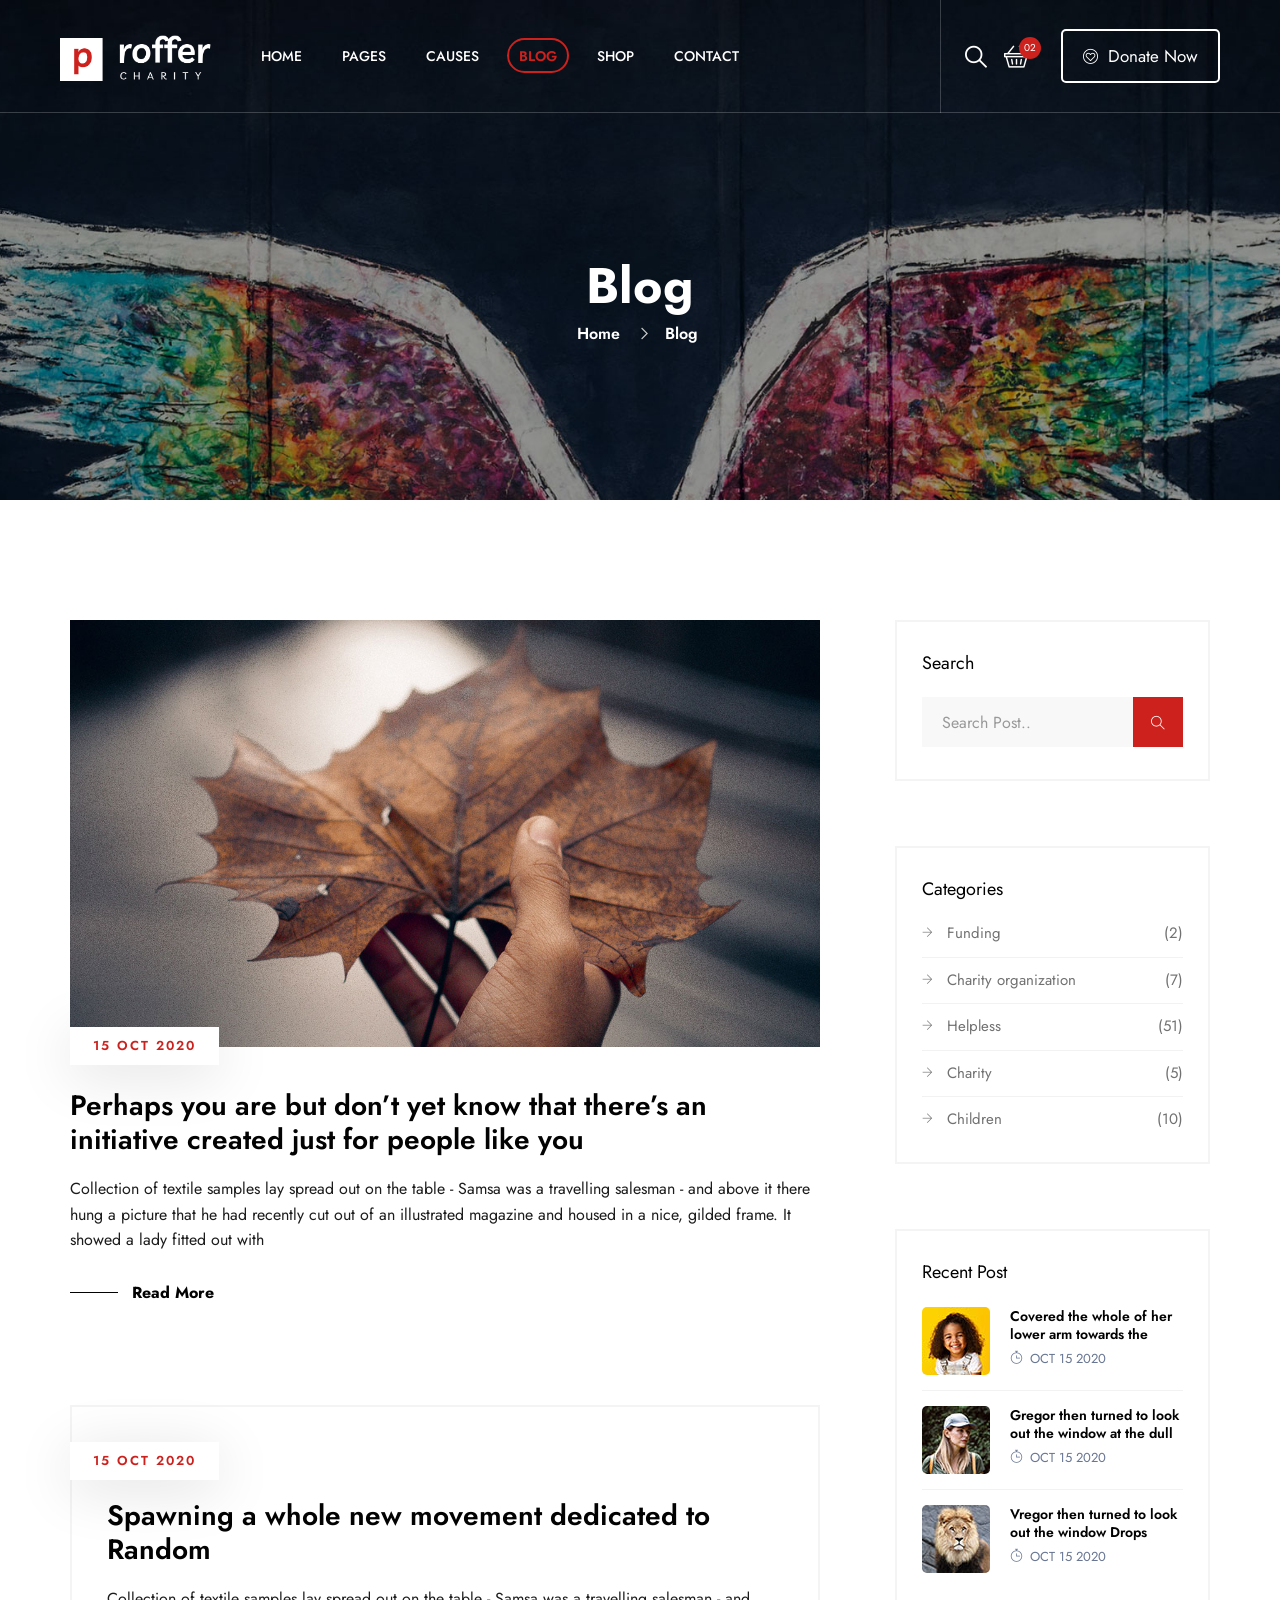
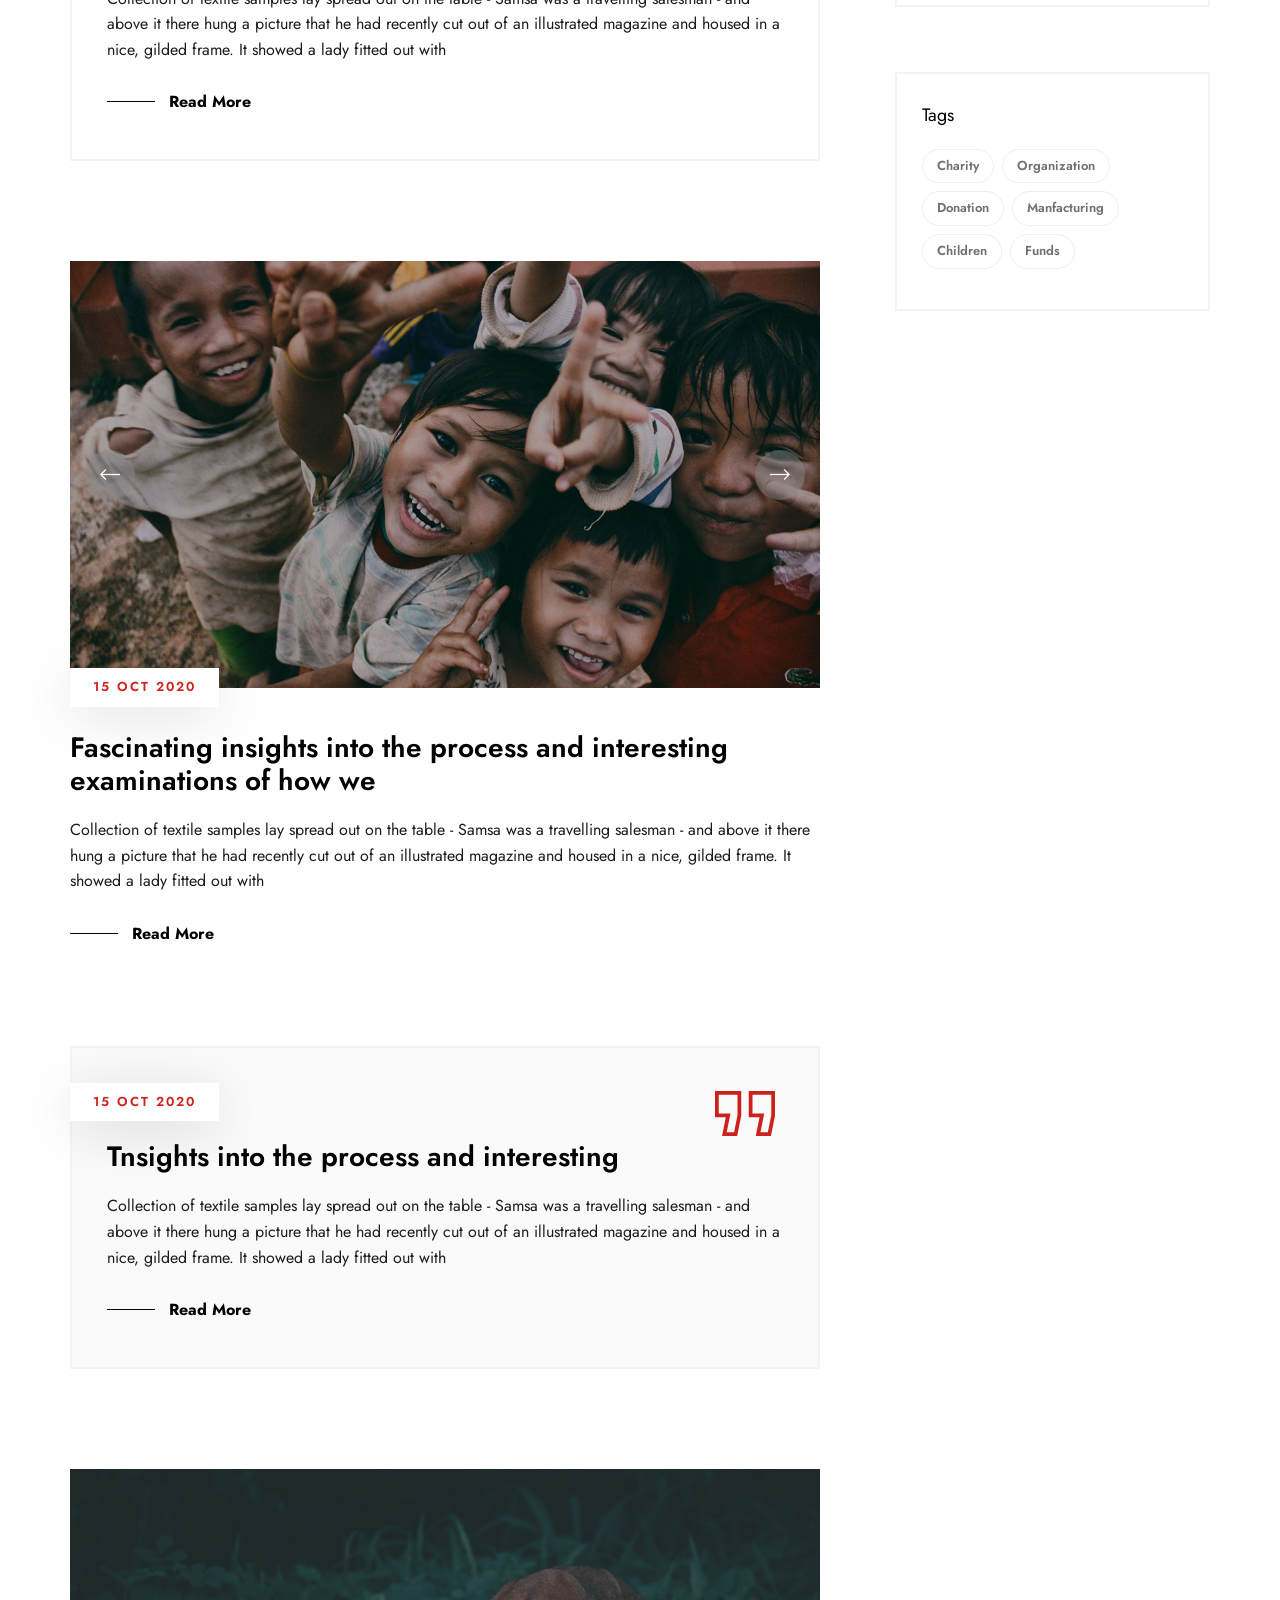
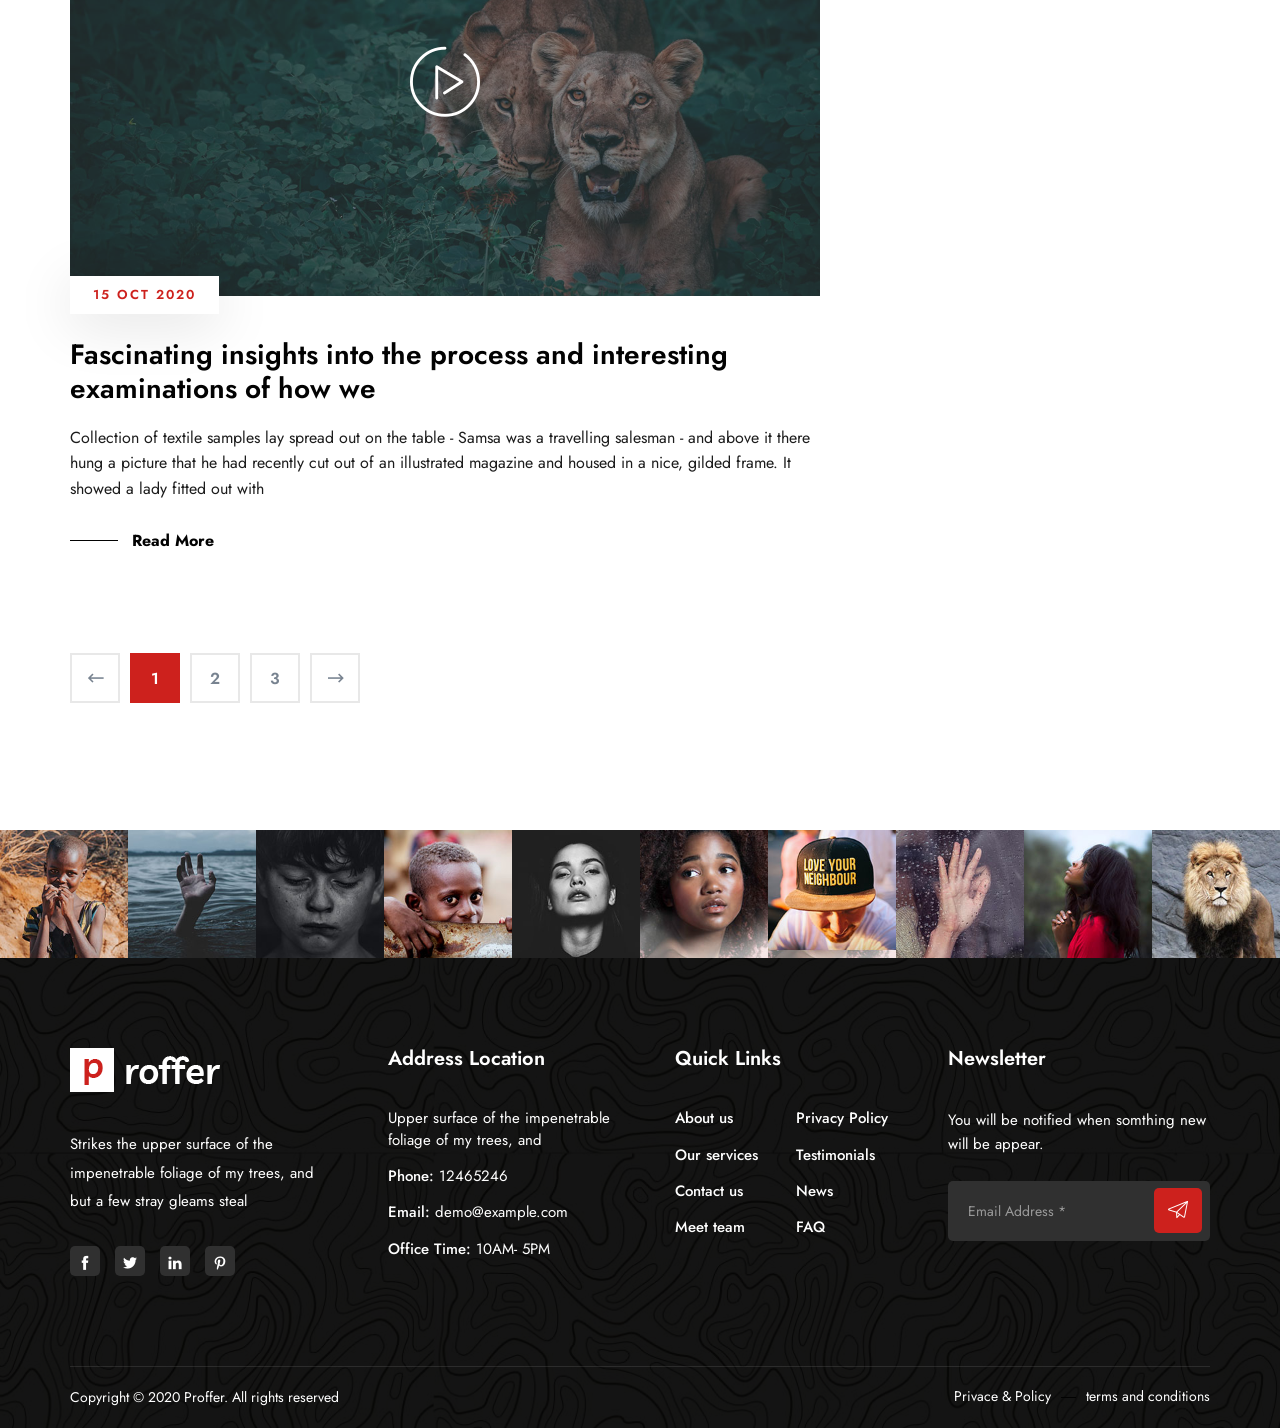
<file: blog.html>
<!DOCTYPE html>
<html lang="en">
<head>
    <meta charset="utf-8">
    <meta http-equiv="X-UA-Compatible" content="IE=edge">
    <meta name="viewport" content="width=device-width, initial-scale=1">
    <meta name="author" content="irstheme">

    <title> Proffer - Fundraising & Charity HTML Template </title>
    
    <link href="assets/css/themify-icons.css" rel="stylesheet">
    <link href="assets/css/flaticon.css" rel="stylesheet">
    <link href="assets/css/bootstrap.min.css" rel="stylesheet">
    <link href="assets/css/animate.css" rel="stylesheet">
    <link href="assets/css/owl.carousel.css" rel="stylesheet">
    <link href="assets/css/owl.theme.css" rel="stylesheet">
    <link href="assets/css/slick.css" rel="stylesheet">
    <link href="assets/css/slick-theme.css" rel="stylesheet">
    <link href="assets/css/swiper.min.css" rel="stylesheet">
    <link href="assets/css/owl.transitions.css" rel="stylesheet">
    <link href="assets/css/jquery.fancybox.css" rel="stylesheet">
    <link href="assets/css/style.css" rel="stylesheet">

    <!-- HTML5 shim and Respond.js for IE8 support of HTML5 elements and media queries -->
    <!--[if lt IE 9]>
    <script src="https://oss.maxcdn.com/html5shiv/3.7.3/html5shiv.min.js"></script>
    <script src="https://oss.maxcdn.com/respond/1.4.2/respond.min.js"></script>
    <![endif]-->

</head>

<body>

    <!-- start page-wrapper -->
    <div class="page-wrapper">

        <!-- start preloader -->
        <div class="preloader">
            <div class="preloader-inner">
                <div class="double-bounce1"></div>
                <div class="double-bounce2"></div>
            </div>
        </div>
        <!-- end preloader -->

        <!-- Start header -->
        <header id="header" class="site-header header-style-1">
            <nav class="navigation navbar navbar-default">
                <div class="container-fluid">
                    <div class="navbar-header">
                        <button type="button" class="open-btn">
                            <span class="sr-only">Toggle navigation</span>
                            <span class="icon-bar"></span>
                            <span class="icon-bar"></span>
                            <span class="icon-bar"></span>
                        </button>
                        <a class="navbar-brand" href="index.html"><img src="assets/images/logo.png" alt></a>
                    </div>
                    <div id="navbar" class="navbar-collapse collapse navbar-left navigation-holder">
                        <button class="close-navbar"><i class="ti-close"></i></button>
                        <ul class="nav navbar-nav">
                            <li class="menu-item-has-children">
                                <a href="#">Home</a>
                                <ul class="sub-menu">
                                    <li><a href="index.html">Home style 1</a></li>
                                    <li><a href="index-2.html">Home style 2</a></li>
                                    <li><a href="index-3.html">Home style 3</a></li>
                                    <li class="menu-item-has-children">
                                        <a href="#Level3">Third level</a>
                                        <ul class="sub-menu">
                                            <li><a href="#">Level 3</a></li>
                                            <li><a href="#">Level 3</a></li>
                                            <li><a href="#">Level 3</a></li>
                                        </ul>
                                    </li>
                                </ul>
                            </li>
                            <li class="menu-item-has-children">
                                <a href="#">Pages</a>
                                <ul class="sub-menu">
                                    <li><a href="about.html">About</a></li>
                                    <li><a href="contact.html">Contact</a></li>
                                    <li><a href="testimonials.html">Testimonials</a></li>
                                    <li><a href="team.html">Team</a></li>
                                    <li><a href="team-single.html">Team single</a></li>
                                    <li><a href="faq.html">FAQ</a></li>
                                    <li><a href="404.html">404</a></li>
                                    <li><a href="events.html">Events</a></li>
                                    <li><a href="event-single.html">Event single</a></li>
                                </ul>
                            </li>
                            <li class="menu-item-has-children">
                                <a href="#">Causes</a>
                                <ul class="sub-menu">
                                    <li><a href="causes.html">Causes</a></li>
                                    <li><a href="case-single.html">Causes single</a></li>
                                </ul>
                            </li>
                            <li class="menu-item-has-children current-menu-parent">
                                <a href="#">Blog</a>
                                <ul class="sub-menu">
                                    <li class="current-menu-item"><a href="blog.html">Blog default</a></li>
                                    <li><a href="blog-left-sidebar.html">Blog left sidebar</a></li>
                                    <li><a href="blog-fullwidth.html">Blog full width</a></li>
                                    <li class="menu-item-has-children">
                                        <a href="#Level3">Blog details</a>
                                        <ul class="sub-menu">
                                            <li><a href="blog-single.html">Blog details</a></li>
                                            <li><a href="blog-single-left-sidebar.html">Blog details left sidebar</a></li>
                                            <li><a href="blog-single-fullwidth.html">Blog details full width</a></li>
                                        </ul>
                                    </li>
                                </ul>
                            </li>
                            <li class="menu-item-has-children">
                                <a href="#">Shop</a>
                                <ul class="sub-menu">
                                    <li><a href="shop.html">Shop</a></li>
                                    <li><a href="shop-single.html">Shop single</a></li>
                                </ul>
                            </li>
                            <li><a href="contact.html">Contact</a></li>
                        </ul>
                    </div><!-- end of nav-collapse -->

                    <div class="cart-search-contact">
                        <div class="header-search-form-wrapper">
                            <button class="search-toggle-btn"><i class="fi flaticon-search"></i></button>
                            <div class="header-search-form">
                                <form>
                                    <div>
                                        <input type="text" class="form-control" placeholder="Search here...">
                                        <button type="submit"><i class="ti-search"></i></button>
                                    </div>
                                </form>
                            </div>
                        </div>
                        <div class="mini-cart">
                            <button class="cart-toggle-btn"> <i class="fi flaticon-shopping-basket"></i> <span class="cart-count">02</span></button>
                            <div class="mini-cart-content">
                                <div class="mini-cart-items">
                                    <div class="mini-cart-item clearfix">
                                        <div class="mini-cart-item-image">
                                            <a href="#"><img src="assets/images/shop/mini-cart/img-1.jpg" alt></a>
                                        </div>
                                        <div class="mini-cart-item-des">
                                            <a href="#">Hoodi with zipper</a>
                                            <span class="mini-cart-item-price">$20.15</span>
                                            <span class="mini-cart-item-quantity">x 1</span>
                                        </div>
                                    </div>
                                    <div class="mini-cart-item clearfix">
                                        <div class="mini-cart-item-image">
                                            <a href="#"><img src="assets/images/shop/mini-cart/img-2.jpg" alt></a>
                                        </div>
                                        <div class="mini-cart-item-des">
                                            <a href="#">Ninja T-shirt</a>
                                            <span class="mini-cart-item-price">$13.25</span>
                                            <span class="mini-cart-item-quantity">x 2</span>
                                        </div>
                                    </div>
                                </div>
                                <div class="mini-cart-action clearfix">
                                    <span class="mini-checkout-price">$215.14</span>
                                    <a href="#" class="view-cart-btn">View Cart</a>
                                </div>
                            </div>
                        </div>
                        <div class="donate-btn">
                            <a href="#" class="theme-btn-s1"><i class="fi flaticon-like"></i> Donate Now</a>
                        </div>
                    </div>

                </div><!-- end of container -->
            </nav>
        </header>
        <!-- end of header -->


        <!-- start page-title -->
        <section class="page-title">
            <div class="page-title-container">
                <div class="page-title-wrapper">
                    <div class="container">
                        <div class="row">
                            <div class="col col-xs-12">
                                <h2>Blog</h2>
                                <ol class="breadcrumb">
                                    <li><a href="index.html">Home</a></li>
                                    <li>Blog</li>
                                </ol>
                            </div>
                        </div> <!-- end row -->
                    </div> <!-- end container -->
                </div>
            </div>
        </section>
        <!-- end page-title -->


        <!-- start blog-pg-section -->
        <section class="blog-pg-section section-padding">
            <div class="container">
                <div class="row">
                    <div class="col col-md-8">
                        <div class="blog-content">
                            <div class="post format-standard-image">
                                <div class="entry-media">
                                    <img src="assets/images/blog/img-4.jpg" alt>
                                </div>
                                <div class="entry-details">
                                    <div class="date">15 Oct 2020</div>
                                    <h3><a href="#">Perhaps you are but don’t yet know that there’s an initiative created just for people like you</a></h3>
                                    <p>Collection of textile samples lay spread out on the table - Samsa was a travelling salesman - and above it there hung a picture that he had recently cut out of an illustrated magazine and housed in a nice, gilded frame. It showed a lady fitted out with</p>
                                    <a href="#" class="read-more">Read More</a>
                                </div>
                            </div>
                            <div class="post format-standard">
                                <div class="entry-details">
                                    <div class="date">15 Oct 2020</div>
                                    <h3><a href="#">Spawning a whole new movement dedicated to Random</a></h3>
                                    <p>Collection of textile samples lay spread out on the table - Samsa was a travelling salesman - and above it there hung a picture that he had recently cut out of an illustrated magazine and housed in a nice, gilded frame. It showed a lady fitted out with</p>
                                    <a href="#" class="read-more">Read More</a>
                                </div>
                            </div>
                            <div class="post format-gallery">
                                <div class="entry-media post-slider">
                                    <img src="assets/images/blog/img-5.jpg" alt>
                                    <img src="assets/images/blog/img-6.jpg" alt>
                                </div>
                                <div class="entry-details">
                                    <div class="date">15 Oct 2020</div>
                                    <h3><a href="#">Fascinating insights into the process and interesting examinations of how we</a></h3>
                                    <p>Collection of textile samples lay spread out on the table - Samsa was a travelling salesman - and above it there hung a picture that he had recently cut out of an illustrated magazine and housed in a nice, gilded frame. It showed a lady fitted out with</p>
                                    <a href="#" class="read-more">Read More</a>
                                </div>
                            </div>
                            <div class="post format-quote">
                                <div class="entry-details">
                                    <div class="date">15 Oct 2020</div>
                                    <h3><a href="#">Tnsights into the process and interesting </a></h3>
                                    <p>Collection of textile samples lay spread out on the table - Samsa was a travelling salesman - and above it there hung a picture that he had recently cut out of an illustrated magazine and housed in a nice, gilded frame. It showed a lady fitted out with</p>
                                    <a href="#" class="read-more">Read More</a>
                                </div>
                            </div>
                            <div class="post format-video">
                                <div class="entry-media video-holder">
                                    <img src="assets/images/blog/img-6.jpg" alt>
                                    <a href="https://www.youtube.com/embed/7e90gBu4pas?autoplay=1" class="video-btn" data-type="iframe">
                                        <i class="fi flaticon-play-button"></i>
                                    </a>
                                </div>
                                <div class="entry-details">
                                    <div class="date">15 Oct 2020</div>
                                    <h3><a href="#">Fascinating insights into the process and interesting examinations of how we</a></h3>
                                    <p>Collection of textile samples lay spread out on the table - Samsa was a travelling salesman - and above it there hung a picture that he had recently cut out of an illustrated magazine and housed in a nice, gilded frame. It showed a lady fitted out with</p>
                                    <a href="#" class="read-more">Read More</a>
                                </div>
                            </div>
                            <div class="pagination-wrapper pagination-wrapper-left">
                                <ul class="pg-pagination">
                                    <li>
                                        <a href="#" aria-label="Previous">
                                            <i class="fi flaticon-back"></i>
                                        </a>
                                    </li>
                                    <li class="active"><a href="#">1</a></li>
                                    <li><a href="#">2</a></li>
                                    <li><a href="#">3</a></li>
                                    <li>
                                        <a href="#" aria-label="Next">
                                            <i class="fi flaticon-next"></i>
                                        </a>
                                    </li>
                                </ul>
                            </div>
                        </div>
                    </div>
                    <div class="col col-md-4">
                        <div class="blog-sidebar">
                            <div class="widget search-widget">
                                <h3>Search</h3>
                                <form>
                                    <div>
                                        <input type="text" class="form-control" placeholder="Search Post..">
                                        <button type="submit"><i class="ti-search"></i></button>
                                    </div>
                                </form>
                            </div>
                            <div class="widget category-widget">
                                <h3>Categories</h3>
                                <ul>
                                    <li><a href="#">Funding <span>(2)</span></a></li>
                                    <li><a href="#">Charity organization  <span>(7)</span></a></li>
                                    <li><a href="#">Helpless  <span>(51)</span></a></li>
                                    <li><a href="#">Charity <span>(5)</span></a></li>
                                    <li><a href="#">Children <span>(10)</span></a></li>
                                </ul>
                            </div>
                            <div class="widget recent-post-widget">
                                <h3>Recent post</h3>
                                <div class="posts">
                                    <div class="post">
                                        <div class="img-holder">
                                            <img src="assets/images/recent-posts/img-1.jpg" alt>
                                        </div>
                                        <div class="details">
                                            <h4><a href="#">Covered the whole of her lower arm towards the </a></h4>
                                            <span class="date"><i class="ti-timer"></i>OCT 15 2020</span>
                                        </div>
                                    </div>
                                    <div class="post">
                                        <div class="img-holder">
                                            <img src="assets/images/recent-posts/img-2.jpg" alt>
                                        </div>
                                        <div class="details">
                                            <h4><a href="#">Gregor then turned to look out the window at the dull</a></h4>
                                            <span class="date"><i class="ti-timer"></i>OCT 15 2020</span>
                                        </div>
                                    </div>
                                    <div class="post">
                                        <div class="img-holder">
                                            <img src="assets/images/recent-posts/img-3.jpg" alt>
                                        </div>
                                        <div class="details">
                                            <h4><a href="#">Vregor then turned to look out the window Drops</a></h4>
                                            <span class="date"><i class="ti-timer"></i>OCT 15 2020</span>
                                        </div>
                                    </div>
                                </div>
                            </div>
                            <div class="widget tag-widget">
                                <h3>Tags</h3>
                                <ul>
                                    <li><a href="#">Charity</a></li>
                                    <li><a href="#">Organization</a></li>
                                    <li><a href="#">Donation</a></li>
                                    <li><a href="#">Manfacturing</a></li>
                                    <li><a href="#">Children</a></li>
                                    <li><a href="#">Funds</a></li>
                                </ul>
                            </div>
                        </div>
                    </div>
                </div>
            </div> <!-- end container -->
        </section>
        <!-- end blog-pg-section -->


        <!-- start instagram-section -->
        <section class="instagram-section">
            <h2 class="hidden">Instagran</h2>
            <div class="instagram-grids">
                <div class="grid">
                    <a href="#"><img src="assets/images/instagram/img-1.jpg" alt></a>
                </div>
                <div class="grid">
                    <a href="#"><img src="assets/images/instagram/img-2.jpg" alt></a>
                </div>
                <div class="grid">
                    <a href="#"><img src="assets/images/instagram/img-3.jpg" alt></a>
                </div>
                <div class="grid">
                    <a href="#"><img src="assets/images/instagram/img-4.jpg" alt></a>
                </div>
                <div class="grid">
                    <a href="#"><img src="assets/images/instagram/img-5.jpg" alt></a>
                </div>
                <div class="grid">
                    <a href="#"><img src="assets/images/instagram/img-6.jpg" alt></a>
                </div>
                <div class="grid">
                    <a href="#"><img src="assets/images/instagram/img-7.jpg" alt></a>
                </div>
                <div class="grid">
                    <a href="#"><img src="assets/images/instagram/img-8.jpg" alt></a>
                </div>
                <div class="grid">
                    <a href="#"><img src="assets/images/instagram/img-9.jpg" alt></a>
                </div>
                <div class="grid">
                    <a href="#"><img src="assets/images/instagram/img-10.jpg" alt></a>
                </div>
            </div>
        </section>
        <!-- end instagram-section -->


        <!-- start site-footer -->
        <footer class="site-footer">
            <div class="upper-footer">
                <div class="container">
                    <div class="row">
                        <div class="col col-lg-3 col-md-3 col-sm-6">
                            <div class="widget about-widget">
                                <div class="widget-title">
                                    <h3>
                                        <span class="hidden">About us</span>
                                        <img src="assets/images/footer-logo.png" alt>
                                    </h3>
                                </div>
                                <p>Strikes the upper surface of the impenetrable foliage of my trees, and but a few stray gleams steal</p>
                                <div class="social-icons">
                                    <ul>
                                        <li><a href="#"><i class="ti-facebook"></i></a></li>
                                        <li><a href="#"><i class="ti-twitter-alt"></i></a></li>
                                        <li><a href="#"><i class="ti-linkedin"></i></a></li>
                                        <li><a href="#"><i class="ti-pinterest"></i></a></li>
                                    </ul>
                                </div>
                            </div>
                        </div>
                        <div class="col col-lg-3 col-md-3 col-sm-6">
                            <div class="widget contact-widget service-link-widget">
                                <div class="widget-title">
                                    <h3>Address Location</h3>
                                </div>
                                <ul>
                                    <li>Upper surface of the impenetrable foliage of my trees, and</li>
                                    <li><span>Phone:</span> 12465246</li>
                                    <li><span>Email:</span> demo@example.com</li>
                                    <li><span>Office Time:</span> 10AM- 5PM</li>
                                </ul>
                            </div>
                        </div>
                        <div class="col col-lg-3 col-md-3 col-sm-6">
                            <div class="widget link-widget">
                                <div class="widget-title">
                                    <h3>Quick Links</h3>
                                </div>
                                <ul>
                                    <li><a href="#">About us</a></li>
                                    <li><a href="#">Our services</a></li>
                                    <li><a href="#">Contact us</a></li>
                                    <li><a href="#">Meet team</a></li>
                                </ul>
                                <ul>
                                    <li><a href="#">Privacy Policy</a></li>
                                    <li><a href="#">Testimonials</a></li>
                                    <li><a href="#">News</a></li>
                                    <li><a href="#">FAQ</a></li>
                                </ul>
                            </div>
                        </div>
                        <div class="col col-lg-3 col-md-3 col-sm-6">
                            <div class="widget newsletter-widget">
                                <div class="widget-title">
                                    <h3>Newsletter</h3>
                                </div>
                                <p>You will be notified when somthing new will be appear.</p>
                                <form>
                                    <div class="input-1">
                                        <input type="email" class="form-control" placeholder="Email Address *" required>
                                    </div>
                                    <div class="submit clearfix">
                                        <button type="submit"><i class="fi flaticon-paper-plane"></i></button>
                                    </div>
                                </form>
                            </div>
                        </div>
                    </div>
                </div> <!-- end container -->
            </div>
            <div class="lower-footer">
                <div class="container">
                    <div class="row">
                        <div class="separator"></div>
                        <div class="col col-xs-12">
                            <p class="copyright">Copyright &copy; 2020 Proffer. All rights reserved</p>
                            <div class="extra-link">
                                <ul>
                                    <li><a href="#">Privace & Policy</a></li>
                                    <li><a href="#">terms and conditions</a></li>
                                </ul>
                            </div>
                        </div>
                    </div>
                </div>
            </div>
        </footer>
        <!-- end site-footer -->
    </div>
    <!-- end of page-wrapper -->



    <!-- All JavaScript files
    ================================================== -->
    <script src="assets/js/jquery.min.js"></script>
    <script src="assets/js/bootstrap.min.js"></script>

    <!-- Plugins for this template -->
    <script src="assets/js/jquery-plugin-collection.js"></script>

    <!-- Custom script for this template -->
    <script src="assets/js/script.js"></script>
</body>
</html>
</file>
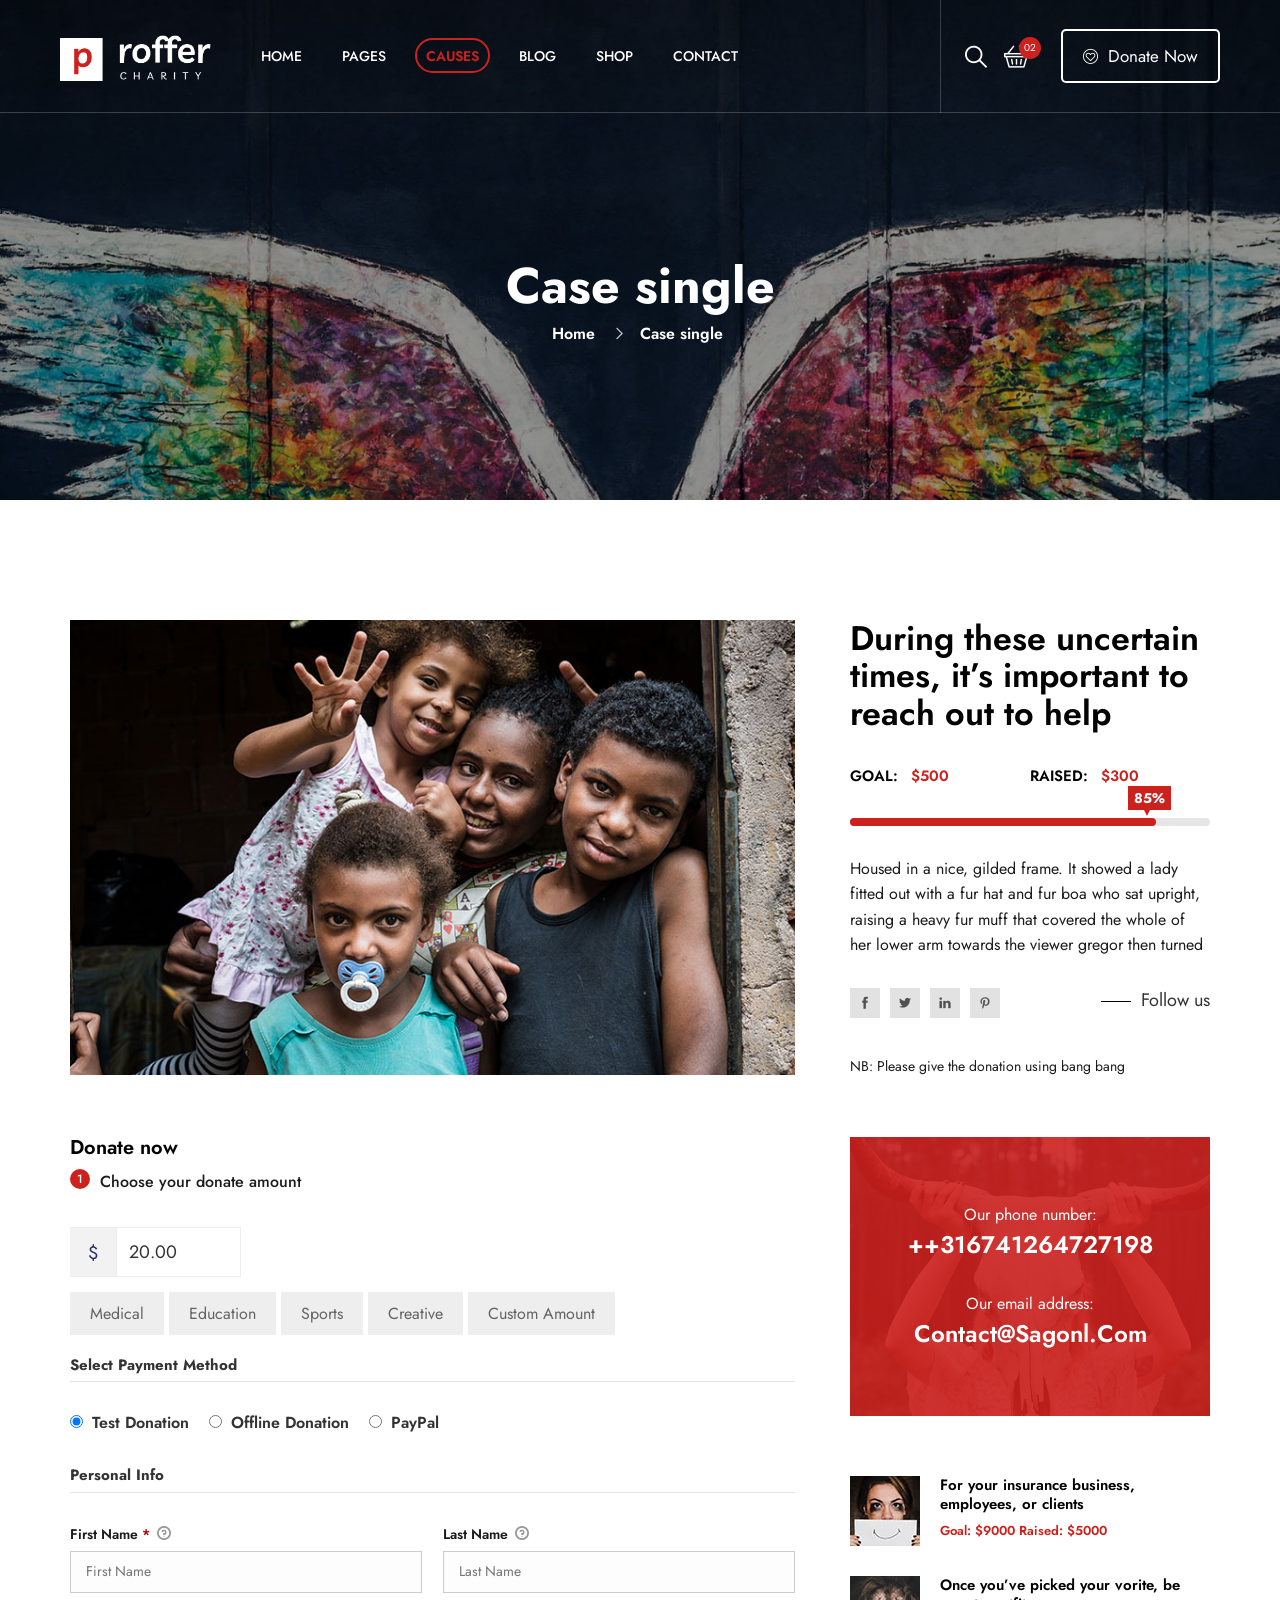
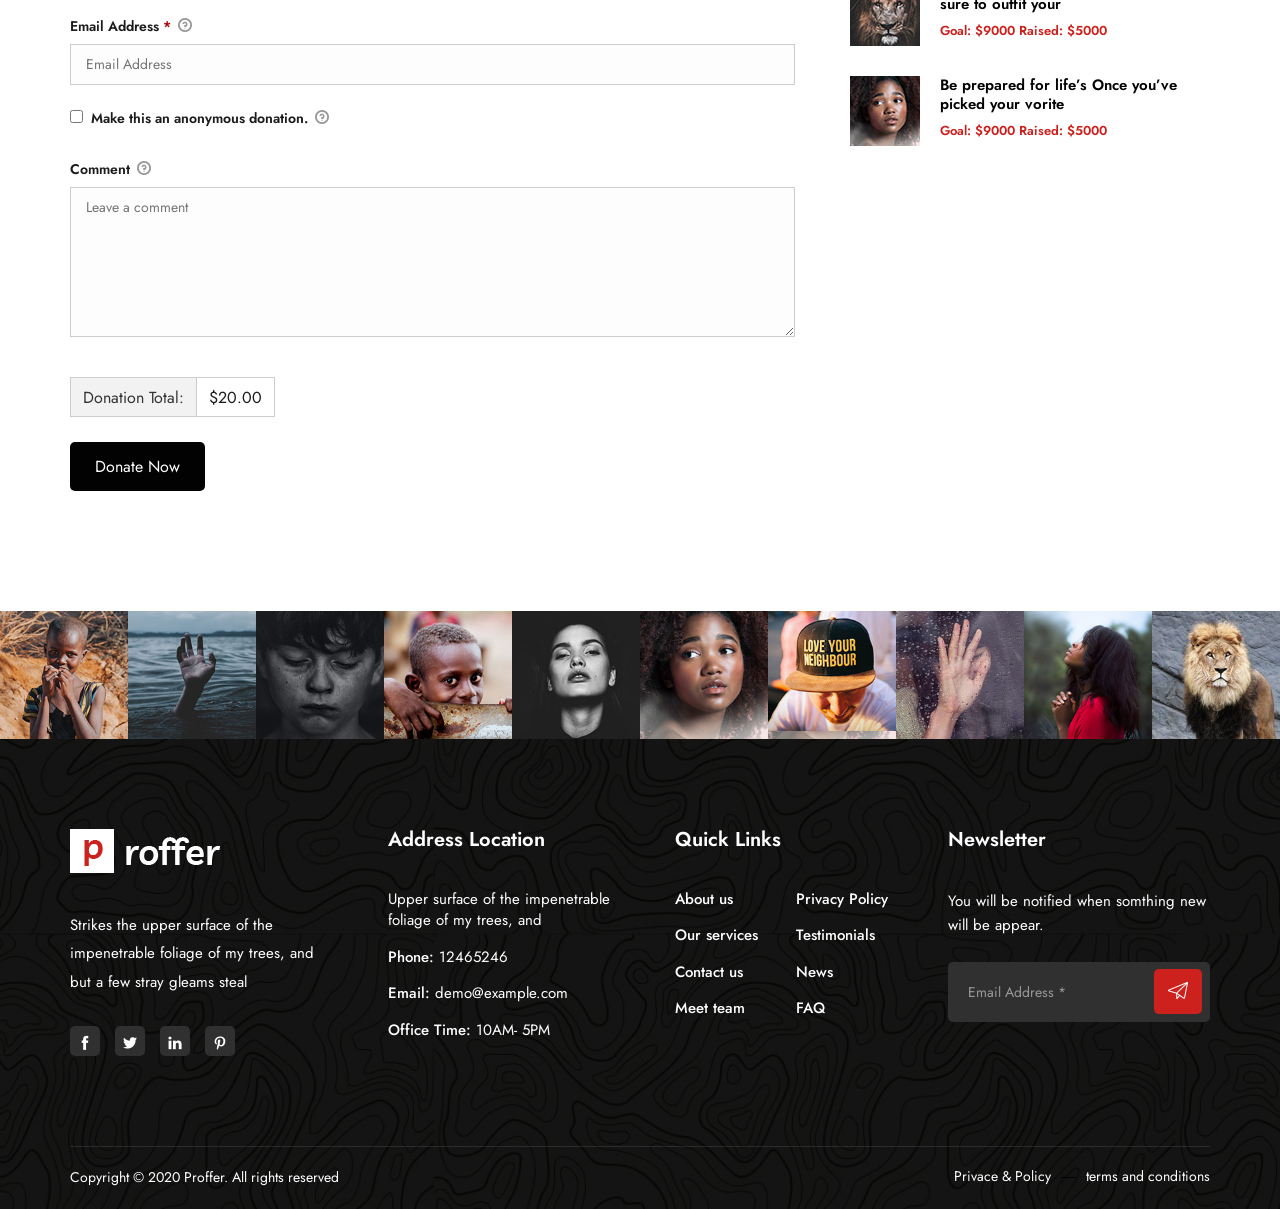
<file: case-single.html>
<!DOCTYPE html>
<html lang="en">
<head>
    <meta charset="utf-8">
    <meta http-equiv="X-UA-Compatible" content="IE=edge">
    <meta name="viewport" content="width=device-width, initial-scale=1">
    <meta name="author" content="irstheme">

    <title> Proffer - Fundraising & Charity HTML Template </title>
    
    <link href="assets/css/themify-icons.css" rel="stylesheet">
    <link href="assets/css/flaticon.css" rel="stylesheet">
    <link href="assets/css/bootstrap.min.css" rel="stylesheet">
    <link href="assets/css/animate.css" rel="stylesheet">
    <link href="assets/css/owl.carousel.css" rel="stylesheet">
    <link href="assets/css/owl.theme.css" rel="stylesheet">
    <link href="assets/css/slick.css" rel="stylesheet">
    <link href="assets/css/slick-theme.css" rel="stylesheet">
    <link href="assets/css/swiper.min.css" rel="stylesheet">
    <link href="assets/css/owl.transitions.css" rel="stylesheet">
    <link href="assets/css/jquery.fancybox.css" rel="stylesheet">
    <link href="assets/css/give.css" rel="stylesheet">
    <link href="assets/css/style.css" rel="stylesheet">

    <!-- HTML5 shim and Respond.js for IE8 support of HTML5 elements and media queries -->
    <!--[if lt IE 9]>
    <script src="https://oss.maxcdn.com/html5shiv/3.7.3/html5shiv.min.js"></script>
    <script src="https://oss.maxcdn.com/respond/1.4.2/respond.min.js"></script>
    <![endif]-->

</head>

<body>

    <!-- start page-wrapper -->
    <div class="page-wrapper">

        <!-- start preloader -->
        <div class="preloader">
            <div class="preloader-inner">
                <div class="double-bounce1"></div>
                <div class="double-bounce2"></div>
            </div>
        </div>
        <!-- end preloader -->

        <!-- Start header -->
        <header id="header" class="site-header header-style-1">
            <nav class="navigation navbar navbar-default">
                <div class="container-fluid">
                    <div class="navbar-header">
                        <button type="button" class="open-btn">
                            <span class="sr-only">Toggle navigation</span>
                            <span class="icon-bar"></span>
                            <span class="icon-bar"></span>
                            <span class="icon-bar"></span>
                        </button>
                        <a class="navbar-brand" href="index.html"><img src="assets/images/logo.png" alt></a>
                    </div>
                    <div id="navbar" class="navbar-collapse collapse navbar-left navigation-holder">
                        <button class="close-navbar"><i class="ti-close"></i></button>
                        <ul class="nav navbar-nav">
                            <li class="menu-item-has-children">
                                <a href="#">Home</a>
                                <ul class="sub-menu">
                                    <li><a href="index.html">Home style 1</a></li>
                                    <li><a href="index-2.html">Home style 2</a></li>
                                    <li><a href="index-3.html">Home style 3</a></li>
                                    <li class="menu-item-has-children">
                                        <a href="#Level3">Third level</a>
                                        <ul class="sub-menu">
                                            <li><a href="#">Level 3</a></li>
                                            <li><a href="#">Level 3</a></li>
                                            <li><a href="#">Level 3</a></li>
                                        </ul>
                                    </li>
                                </ul>
                            </li>
                            <li class="menu-item-has-children">
                                <a href="#">Pages</a>
                                <ul class="sub-menu">
                                    <li><a href="about.html">About</a></li>
                                    <li><a href="contact.html">Contact</a></li>
                                    <li><a href="testimonials.html">Testimonials</a></li>
                                    <li><a href="team.html">Team</a></li>
                                    <li><a href="team-single.html">Team single</a></li>
                                    <li><a href="faq.html">FAQ</a></li>
                                    <li><a href="404.html">404</a></li>
                                    <li><a href="events.html">Events</a></li>
                                    <li><a href="event-single.html">Event single</a></li>
                                </ul>
                            </li>
                            <li class="menu-item-has-children current-menu-parent">
                                <a href="#">Causes</a>
                                <ul class="sub-menu">
                                    <li><a href="causes.html">Causes</a></li>
                                    <li class="current-menu-item"><a href="case-single.html">Causes single</a></li>
                                </ul>
                            </li>
                            <li class="menu-item-has-children">
                                <a href="#">Blog</a>
                                <ul class="sub-menu">
                                    <li><a href="blog.html">Blog default</a></li>
                                    <li><a href="blog-left-sidebar.html">Blog left sidebar</a></li>
                                    <li><a href="blog-fullwidth.html">Blog full width</a></li>
                                    <li class="menu-item-has-children">
                                        <a href="#Level3">Blog details</a>
                                        <ul class="sub-menu">
                                            <li><a href="blog-single.html">Blog details</a></li>
                                            <li><a href="blog-single-left-sidebar.html">Blog details left sidebar</a></li>
                                            <li><a href="blog-single-fullwidth.html">Blog details full width</a></li>
                                        </ul>
                                    </li>
                                </ul>
                            </li>
                            <li class="menu-item-has-children">
                                <a href="#">Shop</a>
                                <ul class="sub-menu">
                                    <li><a href="shop.html">Shop</a></li>
                                    <li><a href="shop-single.html">Shop single</a></li>
                                </ul>
                            </li>
                            <li><a href="contact.html">Contact</a></li>
                        </ul>
                    </div><!-- end of nav-collapse -->

                    <div class="cart-search-contact">
                        <div class="header-search-form-wrapper">
                            <button class="search-toggle-btn"><i class="fi flaticon-search"></i></button>
                            <div class="header-search-form">
                                <form>
                                    <div>
                                        <input type="text" class="form-control" placeholder="Search here...">
                                        <button type="submit"><i class="ti-search"></i></button>
                                    </div>
                                </form>
                            </div>
                        </div>
                        <div class="mini-cart">
                            <button class="cart-toggle-btn"> <i class="fi flaticon-shopping-basket"></i> <span class="cart-count">02</span></button>
                            <div class="mini-cart-content">
                                <div class="mini-cart-items">
                                    <div class="mini-cart-item clearfix">
                                        <div class="mini-cart-item-image">
                                            <a href="#"><img src="assets/images/shop/mini-cart/img-1.jpg" alt></a>
                                        </div>
                                        <div class="mini-cart-item-des">
                                            <a href="#">Hoodi with zipper</a>
                                            <span class="mini-cart-item-price">$20.15</span>
                                            <span class="mini-cart-item-quantity">x 1</span>
                                        </div>
                                    </div>
                                    <div class="mini-cart-item clearfix">
                                        <div class="mini-cart-item-image">
                                            <a href="#"><img src="assets/images/shop/mini-cart/img-2.jpg" alt></a>
                                        </div>
                                        <div class="mini-cart-item-des">
                                            <a href="#">Ninja T-shirt</a>
                                            <span class="mini-cart-item-price">$13.25</span>
                                            <span class="mini-cart-item-quantity">x 2</span>
                                        </div>
                                    </div>
                                </div>
                                <div class="mini-cart-action clearfix">
                                    <span class="mini-checkout-price">$215.14</span>
                                    <a href="#" class="view-cart-btn">View Cart</a>
                                </div>
                            </div>
                        </div>
                        <div class="donate-btn">
                            <a href="#" class="theme-btn-s1"><i class="fi flaticon-like"></i> Donate Now</a>
                        </div>
                    </div>

                </div><!-- end of container -->
            </nav>
        </header>
        <!-- end of header -->


        <!-- start page-title -->
        <section class="page-title">
            <div class="page-title-container">
                <div class="page-title-wrapper">
                    <div class="container">
                        <div class="row">
                            <div class="col col-xs-12">
                                <h2>Case single</h2>
                                <ol class="breadcrumb">
                                    <li><a href="index.html">Home</a></li>
                                    <li>Case single</li>
                                </ol>
                            </div>
                        </div> <!-- end row -->
                    </div> <!-- end container -->
                </div>
            </div>
        </section>
        <!-- end page-title -->


        <!-- start case-single-section -->
        <section class="case-single-section section-padding">
            <div class="container">
                <div class="row">
                    <div class="col col-lg-8 col-md-7">
                        <div class="img-holder big-img">
                            <img src="assets/images/case-single/img-1.jpg" alt>
                        </div>
                    </div>
                    <div class="col col-lg-4 col-md-5">
                        <div class="case-info-area">
                            <h3>During these uncertain times, it’s important to reach out to help </h3>
                            <div class="goal-raised">
                                <div><span>Goal:</span> $500</div>
                                <div><span>Raised:</span> $300</div>
                            </div>
                            <div class="progress">
                                <div class="progress-bar" data-percent="85"></div>
                            </div>
                            <p>Housed in a nice, gilded frame. It showed a lady fitted out with a fur hat and fur boa who sat upright, raising a heavy fur muff that covered the whole of her lower arm towards the viewer gregor then turned</p>
                            <div class="social-area">
                                <ul>
                                    <li><a href="#"><i class="ti-facebook"></i></a></li>
                                    <li><a href="#"><i class="ti-twitter-alt"></i></a></li>
                                    <li><a href="#"><i class="ti-linkedin"></i></a></li>
                                    <li><a href="#"><i class="ti-pinterest"></i></a></li>
                                </ul>

                                <span>Follow us</span>
                            </div>
                            <p>NB: Please give the donation using bang bang</p>
                        </div>
                    </div>
                </div>
                <div class="row donate-area-bottom">
                    <div class="col col-md-8">
                        <div class="donate-area-wrapper">
                            <h3>Donate now</h3>
                            <p><span>1</span> Choose your donate amount</p>
                            <form id="give-form-232-1" class="give-form give-form-232 give-form-type-multi" action="https://wpocean.com/wp/nasarna/donations/ensure-education-for-every-poor-children/?payment-mode=manual" data-id="232-1" data-currency_symbol="&#36;" data-currency_code="USD" data-currency_position="before" data-thousands_separator="," data-decimal_separator="." data-number_decimals="2" method="post">
                                <div class="give-total-wrap">
                                    <div class="give-donation-amount form-row-wide give-custom-amount-focus-in">
                                        <span class="give-currency-symbol give-currency-position-before">$</span>   
                                        <label class="give-hidden" for="give-amount">Donation Amount:</label>
                                        <input class="give-text-input give-amount-top" id="give-amount" name="give-amount" type="tel" value="20.00" autocomplete="off" data-amount="150">
                                    </div>
                                </div>
                                <ul id="give-donation-level-button-wrap" class="give-donation-levels-wrap give-list-inline">
                                    <li>
                                        <button type="button" data-price-id="0" class="give-donation-level-btn give-btn give-btn-level-0 give-default-level" value="20.00" data-default="1">Medical</button>
                                    </li>
                                    <li>
                                        <button type="button" data-price-id="1" class="give-donation-level-btn give-btn give-btn-level-1 " value="50.00" data-default="0">Education</button>
                                    </li>
                                    <li>
                                        <button type="button" data-price-id="2" class="give-donation-level-btn give-btn give-btn-level-2 " value="100.00" data-default="0">Sports</button>
                                    </li>
                                    <li>
                                        <button type="button" data-price-id="3" class="give-donation-level-btn give-btn give-btn-level-3 " value="150.00" data-default="0">Creative</button>
                                    </li>
                                    <li>
                                        <button type="button" data-price-id="custom" class="give-donation-level-btn give-btn give-btn-level-custom" value="custom">Custom Amount</button>
                                    </li>
                                </ul>

                                <fieldset id="give-payment-mode-select">
                                    <legend class="give-payment-mode-label">Select Payment Method
                                        <span class="give-loading-text">
                                            <span class="give-loading-animation"></span>
                                        </span>
                                    </legend>

                                    <div id="give-payment-mode-wrap">
                                        <ul id="give-gateway-radio-list">
                                            <li class="give-gateway-option-selected">
                                                <input type="radio" name="payment-mode" class="give-gateway"
                                                id="give-gateway-manual-232-1"
                                                value="manual" checked='checked'>

                                                <label for="give-gateway-manual-232-1" class="give-gateway-option" id="give-gateway-option-manual"> Test Donation</label>
                                            </li>
                                            <li>
                                                <input type="radio" name="payment-mode" class="give-gateway"
                                                id="give-gateway-offline-232-1" value="offline">

                                                <label for="give-gateway-offline-232-1" class="give-gateway-option" id="give-gateway-option-offline"> Offline Donation</label>
                                            </li>
                                            <li>
                                                <input type="radio" name="payment-mode" class="give-gateway" id="give-gateway-paypal-232-1" value="paypal">

                                                <label for="give-gateway-paypal-232-1" class="give-gateway-option" id="give-gateway-option-paypal"> PayPal</label>
                                            </li>
                                        </ul>
                                    </div>
                                </fieldset>

                                <div id="give_purchase_form_wrap">
                                    <fieldset id="give_checkout_user_info" class="">
                                        <legend> Personal Info</legend>
                                        <p id="give-first-name-wrap" class="form-row form-row-first form-row-responsive">
                                            <label class="give-label" for="give-first"> First Name                                   
                                                <span class="give-required-indicator">*</span>
                                                <span class="give-tooltip hint--top hint--medium hint--bounce" aria-label="First Name is used to personalize your donation record." rel="tooltip">
                                                    <i class="give-icon give-icon-question"></i>
                                                </span>           
                                            </label>
                                            <input class="give-input required" type="text" name="give_first" autocomplete=" given-name" placeholder="First Name" id="give-first"
                                            value="" required aria-required="true" />
                                        </p>

                                        <p id="give-last-name-wrap" class="form-row form-row-last form-row-responsive">
                                            <label class="give-label" for="give-last">
                                            Last Name                               
                                                <span class="give-tooltip hint--top hint--medium hint--bounce" aria-label="First Name is used to personalize your donation record." rel="tooltip">
                                                    <i class="give-icon give-icon-question"></i>
                                                </span>            
                                            </label>

                                            <input class="give-input" type="text" name="give_last" autocomplete="family-name" id="give-last" placeholder="Last Name" value="" />
                                        </p>


                                        <p id="give-email-wrap" class="form-row form-row-wide">
                                            <label class="give-label" for="give-email">
                                            Email Address                                   
                                                <span class="give-required-indicator">*</span>
                                                <span class="give-tooltip hint--top hint--medium hint--bounce" aria-label="First Name is used to personalize your donation record." rel="tooltip">
                                                    <i class="give-icon give-icon-question"></i>
                                                </span>            
                                            </label>
                                            <input class="give-input required" type="email" name="give_email" autocomplete="email" placeholder="Email Address" id="give-email"
                                            value="" required aria-required="true" />
                                        </p>

                                        <p id="give-anonymous-donation-wrap" class="form-row form-row-wide">
                                            <label class="give-label" for="give-anonymous-donation">
                                                <input type="checkbox" class="give-input" name="give_anonymous_donation" id="give-anonymous-donation" value="1"
                                                > Make this an anonymous donation.                    
                                                <span class="give-tooltip hint--top hint--medium hint--bounce" aria-label="First Name is used to personalize your donation record." rel="tooltip">
                                                    <i class="give-icon give-icon-question"></i>
                                                </span>
                                            </label>
                                        </p>

                                        <p id="give-comment-wrap" class="form-row form-row-wide">
                                            <label class="give-label" for="give-comment">
                                            Comment                                     
                                                <span class="give-tooltip hint--top hint--medium hint--bounce" aria-label="First Name is used to personalize your donation record." rel="tooltip">
                                                    <i class="give-icon give-icon-question"></i>
                                                </span>             
                                            </label>

                                            <textarea class="give-input" name="give_comment" placeholder="Leave a comment" id="give-comment"></textarea>
                                        </p>
                                    </fieldset>

                                    <fieldset id="give_purchase_submit" class="give-donation-submit">
                                        <p id="give-final-total-wrap" class="form-wrap ">
                                            <span class="give-donation-total-label"> Donation Total:</span>
                                            <span class="give-final-total-amount" data-total="20.00"> &#36;20.00</span>
                                        </p>
                                        <input type="hidden" name="give_action" value="purchase"/>
                                        <input type="hidden" name="give-gateway" value="manual"/>
                                        <div class="give-submit-button-wrap give-clearfix">
                                            <input type="submit" class="give-submit give-btn" id="give-purchase-button" name="give-purchase" value="Donate Now" data-before-validation-label="Donate Now"/>
                                            <span class="give-loading-animation"></span>
                                        </div>
                                    </fieldset>
                                </div>
                            </form>
                        </div>
                    </div>
                    <div class="col col-md-4">
                        <div class="case-single-sidebar">
                            <div class="widget contact-widget">
                                <div>
                                    <p>Our phone number:</p>
                                    <h4>++316741264727198</h4>
                                </div>
                                <div>
                                    <p>Our email address:</p>
                                    <h4>contact@sagonl.com</h4>
                                </div>
                            </div>

                            <div class="widget urgent-case-widget">
                                <div class="cases">
                                    <div class="case">
                                        <div class="img-holder">
                                            <img src="assets/images/case-single/case-widget/img-1.jpg" alt="">
                                        </div>
                                        <div class="details">
                                            <h4><a href="#">For your insurance business, employees, or clients</a></h4>
                                            <span class="g-r">Goal: $9000 Raised: $5000</span>
                                        </div>
                                    </div>
                                    <div class="case">
                                        <div class="img-holder">
                                            <img src="assets/images/case-single/case-widget/img-2.jpg" alt="">
                                        </div>
                                        <div class="details">
                                            <h4><a href="#">Once you’ve picked your vorite, be sure to outfit your</a></h4>
                                            <span class="g-r">Goal: $9000 Raised: $5000</span>
                                        </div>
                                    </div>
                                    <div class="case">
                                        <div class="img-holder">
                                            <img src="assets/images/case-single/case-widget/img-3.jpg" alt="">
                                        </div>
                                        <div class="details">
                                            <h4><a href="#">Be prepared for life’s Once you’ve picked your vorite</a></h4>
                                            <span class="g-r">Goal: $9000 Raised: $5000</span>
                                        </div>
                                    </div>
                                </div>
                            </div>
                        </div>
                    </div>
                </div>
            </div> <!-- end container -->
        </section>
        <!-- end case-single-section -->


        <!-- start instagram-section -->
        <section class="instagram-section">
            <h2 class="hidden">Instagran</h2>
            <div class="instagram-grids">
                <div class="grid">
                    <a href="#"><img src="assets/images/instagram/img-1.jpg" alt></a>
                </div>
                <div class="grid">
                    <a href="#"><img src="assets/images/instagram/img-2.jpg" alt></a>
                </div>
                <div class="grid">
                    <a href="#"><img src="assets/images/instagram/img-3.jpg" alt></a>
                </div>
                <div class="grid">
                    <a href="#"><img src="assets/images/instagram/img-4.jpg" alt></a>
                </div>
                <div class="grid">
                    <a href="#"><img src="assets/images/instagram/img-5.jpg" alt></a>
                </div>
                <div class="grid">
                    <a href="#"><img src="assets/images/instagram/img-6.jpg" alt></a>
                </div>
                <div class="grid">
                    <a href="#"><img src="assets/images/instagram/img-7.jpg" alt></a>
                </div>
                <div class="grid">
                    <a href="#"><img src="assets/images/instagram/img-8.jpg" alt></a>
                </div>
                <div class="grid">
                    <a href="#"><img src="assets/images/instagram/img-9.jpg" alt></a>
                </div>
                <div class="grid">
                    <a href="#"><img src="assets/images/instagram/img-10.jpg" alt></a>
                </div>
            </div>
        </section>
        <!-- end instagram-section -->


        <!-- start site-footer -->
        <footer class="site-footer">
            <div class="upper-footer">
                <div class="container">
                    <div class="row">
                        <div class="col col-lg-3 col-md-3 col-sm-6">
                            <div class="widget about-widget">
                                <div class="widget-title">
                                    <h3>
                                        <span class="hidden">About us</span>
                                        <img src="assets/images/footer-logo.png" alt>
                                    </h3>
                                </div>
                                <p>Strikes the upper surface of the impenetrable foliage of my trees, and but a few stray gleams steal</p>
                                <div class="social-icons">
                                    <ul>
                                        <li><a href="#"><i class="ti-facebook"></i></a></li>
                                        <li><a href="#"><i class="ti-twitter-alt"></i></a></li>
                                        <li><a href="#"><i class="ti-linkedin"></i></a></li>
                                        <li><a href="#"><i class="ti-pinterest"></i></a></li>
                                    </ul>
                                </div>
                            </div>
                        </div>
                        <div class="col col-lg-3 col-md-3 col-sm-6">
                            <div class="widget contact-widget service-link-widget">
                                <div class="widget-title">
                                    <h3>Address Location</h3>
                                </div>
                                <ul>
                                    <li>Upper surface of the impenetrable foliage of my trees, and</li>
                                    <li><span>Phone:</span> 12465246</li>
                                    <li><span>Email:</span> demo@example.com</li>
                                    <li><span>Office Time:</span> 10AM- 5PM</li>
                                </ul>
                            </div>
                        </div>
                        <div class="col col-lg-3 col-md-3 col-sm-6">
                            <div class="widget link-widget">
                                <div class="widget-title">
                                    <h3>Quick Links</h3>
                                </div>
                                <ul>
                                    <li><a href="#">About us</a></li>
                                    <li><a href="#">Our services</a></li>
                                    <li><a href="#">Contact us</a></li>
                                    <li><a href="#">Meet team</a></li>
                                </ul>
                                <ul>
                                    <li><a href="#">Privacy Policy</a></li>
                                    <li><a href="#">Testimonials</a></li>
                                    <li><a href="#">News</a></li>
                                    <li><a href="#">FAQ</a></li>
                                </ul>
                            </div>
                        </div>
                        <div class="col col-lg-3 col-md-3 col-sm-6">
                            <div class="widget newsletter-widget">
                                <div class="widget-title">
                                    <h3>Newsletter</h3>
                                </div>
                                <p>You will be notified when somthing new will be appear.</p>
                                <form>
                                    <div class="input-1">
                                        <input type="email" class="form-control" placeholder="Email Address *" required>
                                    </div>
                                    <div class="submit clearfix">
                                        <button type="submit"><i class="fi flaticon-paper-plane"></i></button>
                                    </div>
                                </form>
                            </div>
                        </div>
                    </div>
                </div> <!-- end container -->
            </div>
            <div class="lower-footer">
                <div class="container">
                    <div class="row">
                        <div class="separator"></div>
                        <div class="col col-xs-12">
                            <p class="copyright">Copyright &copy; 2020 Proffer. All rights reserved</p>
                            <div class="extra-link">
                                <ul>
                                    <li><a href="#">Privace & Policy</a></li>
                                    <li><a href="#">terms and conditions</a></li>
                                </ul>
                            </div>
                        </div>
                    </div>
                </div>
            </div>
        </footer>
        <!-- end site-footer -->
    </div>
    <!-- end of page-wrapper -->



    <!-- All JavaScript files
    ================================================== -->
    <script src="assets/js/jquery.min.js"></script>
    <script src="assets/js/bootstrap.min.js"></script>

    <!-- Plugins for this template -->
    <script src="assets/js/jquery-plugin-collection.js"></script>

    <!-- Custom script for this template -->
    <script src="assets/js/script.js"></script>
</body>
</html>
</file>
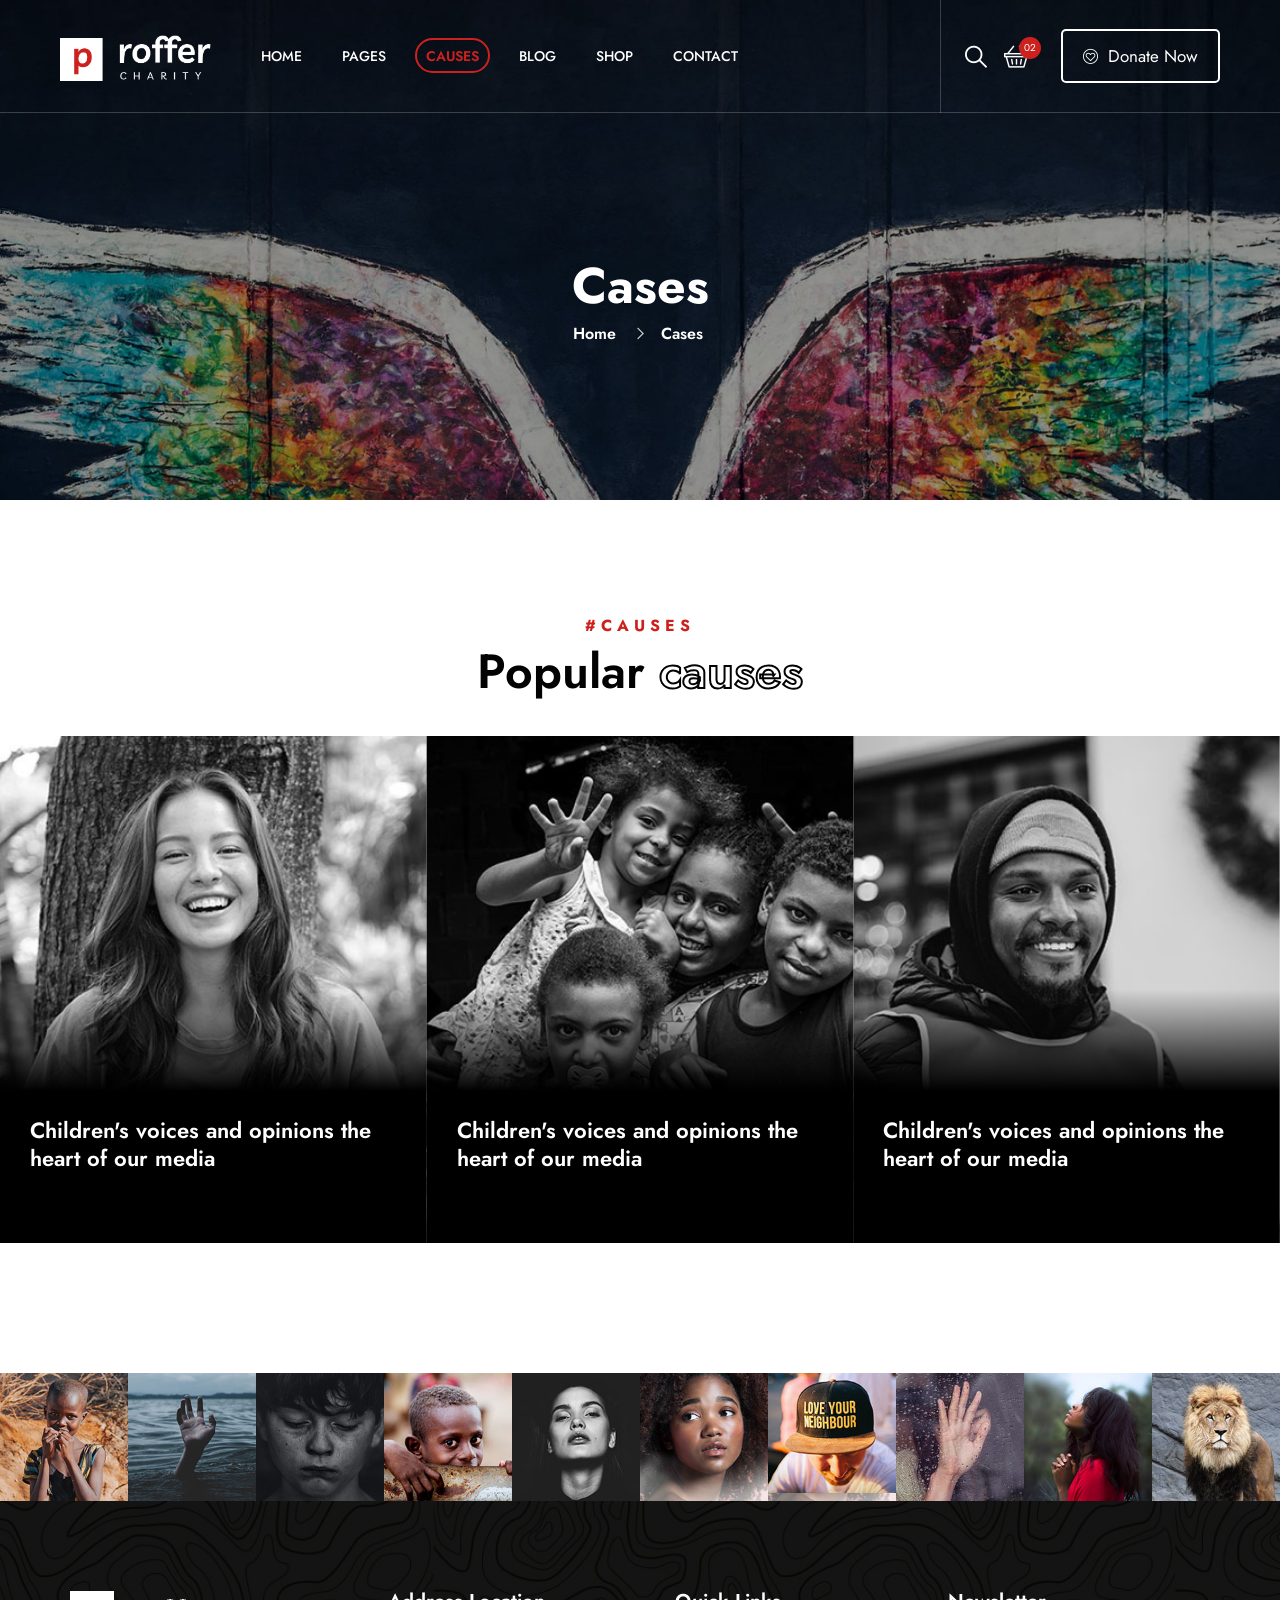
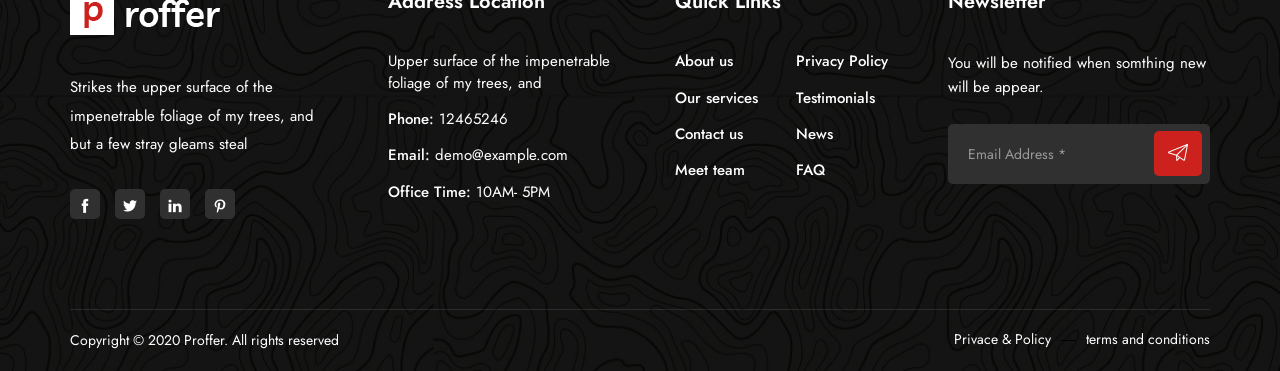
<file: causes.html>
<!DOCTYPE html>
<html lang="en">
<head>
    <meta charset="utf-8">
    <meta http-equiv="X-UA-Compatible" content="IE=edge">
    <meta name="viewport" content="width=device-width, initial-scale=1">
    <meta name="author" content="irstheme">

    <title> Proffer - Fundraising & Charity HTML Template </title>
    
    <link href="assets/css/themify-icons.css" rel="stylesheet">
    <link href="assets/css/flaticon.css" rel="stylesheet">
    <link href="assets/css/bootstrap.min.css" rel="stylesheet">
    <link href="assets/css/animate.css" rel="stylesheet">
    <link href="assets/css/owl.carousel.css" rel="stylesheet">
    <link href="assets/css/owl.theme.css" rel="stylesheet">
    <link href="assets/css/slick.css" rel="stylesheet">
    <link href="assets/css/slick-theme.css" rel="stylesheet">
    <link href="assets/css/swiper.min.css" rel="stylesheet">
    <link href="assets/css/bootstrap-touchspin.css" rel="stylesheet">
    <link href="assets/css/owl.transitions.css" rel="stylesheet">
    <link href="assets/css/jquery.fancybox.css" rel="stylesheet">
    <link href="assets/css/style.css" rel="stylesheet">

    <!-- HTML5 shim and Respond.js for IE8 support of HTML5 elements and media queries -->
    <!--[if lt IE 9]>
    <script src="https://oss.maxcdn.com/html5shiv/3.7.3/html5shiv.min.js"></script>
    <script src="https://oss.maxcdn.com/respond/1.4.2/respond.min.js"></script>
    <![endif]-->

</head>

<body>

    <!-- start page-wrapper -->
    <div class="page-wrapper">

        <!-- start preloader -->
        <div class="preloader">
            <div class="preloader-inner">
                <div class="double-bounce1"></div>
                <div class="double-bounce2"></div>
            </div>
        </div>
        <!-- end preloader -->

        <!-- Start header -->
        <header id="header" class="site-header header-style-1">
            <nav class="navigation navbar navbar-default">
                <div class="container-fluid">
                    <div class="navbar-header">
                        <button type="button" class="open-btn">
                            <span class="sr-only">Toggle navigation</span>
                            <span class="icon-bar"></span>
                            <span class="icon-bar"></span>
                            <span class="icon-bar"></span>
                        </button>
                        <a class="navbar-brand" href="index.html"><img src="assets/images/logo.png" alt></a>
                    </div>
                    <div id="navbar" class="navbar-collapse collapse navbar-left navigation-holder">
                        <button class="close-navbar"><i class="ti-close"></i></button>
                        <ul class="nav navbar-nav">
                            <li class="menu-item-has-children">
                                <a href="#">Home</a>
                                <ul class="sub-menu">
                                    <li><a href="index.html">Home style 1</a></li>
                                    <li><a href="index-2.html">Home style 2</a></li>
                                    <li><a href="index-3.html">Home style 3</a></li>
                                    <li class="menu-item-has-children">
                                        <a href="#Level3">Third level</a>
                                        <ul class="sub-menu">
                                            <li><a href="#">Level 3</a></li>
                                            <li><a href="#">Level 3</a></li>
                                            <li><a href="#">Level 3</a></li>
                                        </ul>
                                    </li>
                                </ul>
                            </li>
                            <li class="menu-item-has-children">
                                <a href="#">Pages</a>
                                <ul class="sub-menu">
                                    <li><a href="about.html">About</a></li>
                                    <li><a href="contact.html">Contact</a></li>
                                    <li><a href="testimonials.html">Testimonials</a></li>
                                    <li><a href="team.html">Team</a></li>
                                    <li><a href="team-single.html">Team single</a></li>
                                    <li><a href="faq.html">FAQ</a></li>
                                    <li><a href="404.html">404</a></li>
                                    <li><a href="events.html">Events</a></li>
                                    <li><a href="event-single.html">Event single</a></li>
                                </ul>
                            </li>
                            <li class="menu-item-has-children current-menu-parent">
                                <a href="#">Causes</a>
                                <ul class="sub-menu">
                                    <li class="current-menu-item"><a href="causes.html">Causes</a></li>
                                    <li><a href="case-single.html">Causes single</a></li>
                                </ul>
                            </li>
                            <li class="menu-item-has-children">
                                <a href="#">Blog</a>
                                <ul class="sub-menu">
                                    <li><a href="blog.html">Blog default</a></li>
                                    <li><a href="blog-left-sidebar.html">Blog left sidebar</a></li>
                                    <li><a href="blog-fullwidth.html">Blog full width</a></li>
                                    <li class="menu-item-has-children">
                                        <a href="#Level3">Blog details</a>
                                        <ul class="sub-menu">
                                            <li><a href="blog-single.html">Blog details</a></li>
                                            <li><a href="blog-single-left-sidebar.html">Blog details left sidebar</a></li>
                                            <li><a href="blog-single-fullwidth.html">Blog details full width</a></li>
                                        </ul>
                                    </li>
                                </ul>
                            </li>
                            <li class="menu-item-has-children">
                                <a href="#">Shop</a>
                                <ul class="sub-menu">
                                    <li><a href="shop.html">Shop</a></li>
                                    <li><a href="shop-single.html">Shop single</a></li>
                                </ul>
                            </li>
                            <li><a href="contact.html">Contact</a></li>
                        </ul>
                    </div><!-- end of nav-collapse -->

                    <div class="cart-search-contact">
                        <div class="header-search-form-wrapper">
                            <button class="search-toggle-btn"><i class="fi flaticon-search"></i></button>
                            <div class="header-search-form">
                                <form>
                                    <div>
                                        <input type="text" class="form-control" placeholder="Search here...">
                                        <button type="submit"><i class="ti-search"></i></button>
                                    </div>
                                </form>
                            </div>
                        </div>
                        <div class="mini-cart">
                            <button class="cart-toggle-btn"> <i class="fi flaticon-shopping-basket"></i> <span class="cart-count">02</span></button>
                            <div class="mini-cart-content">
                                <div class="mini-cart-items">
                                    <div class="mini-cart-item clearfix">
                                        <div class="mini-cart-item-image">
                                            <a href="#"><img src="assets/images/shop/mini-cart/img-1.jpg" alt></a>
                                        </div>
                                        <div class="mini-cart-item-des">
                                            <a href="#">Hoodi with zipper</a>
                                            <span class="mini-cart-item-price">$20.15</span>
                                            <span class="mini-cart-item-quantity">x 1</span>
                                        </div>
                                    </div>
                                    <div class="mini-cart-item clearfix">
                                        <div class="mini-cart-item-image">
                                            <a href="#"><img src="assets/images/shop/mini-cart/img-2.jpg" alt></a>
                                        </div>
                                        <div class="mini-cart-item-des">
                                            <a href="#">Ninja T-shirt</a>
                                            <span class="mini-cart-item-price">$13.25</span>
                                            <span class="mini-cart-item-quantity">x 2</span>
                                        </div>
                                    </div>
                                </div>
                                <div class="mini-cart-action clearfix">
                                    <span class="mini-checkout-price">$215.14</span>
                                    <a href="#" class="view-cart-btn">View Cart</a>
                                </div>
                            </div>
                        </div>
                        <div class="donate-btn">
                            <a href="#" class="theme-btn-s1"><i class="fi flaticon-like"></i> Donate Now</a>
                        </div>
                    </div>

                </div><!-- end of container -->
            </nav>
        </header>
        <!-- end of header -->


        <!-- start page-title -->
        <section class="page-title">
            <div class="page-title-container">
                <div class="page-title-wrapper">
                    <div class="container">
                        <div class="row">
                            <div class="col col-xs-12">
                                <h2>Cases</h2>
                                <ol class="breadcrumb">
                                    <li><a href="index.html">Home</a></li>
                                    <li>Cases</li>
                                </ol>
                            </div>
                        </div> <!-- end row -->
                    </div> <!-- end container -->
                </div>
            </div>
        </section>
        <!-- end page-title -->


        <!-- start causes-section -->
        <section class="causes-section causes-section-pg section-padding">
            <div class="container-fluid">
                <div class="section-title-s2">
                    <span>#Causes</span>
                    <h2>Popular  <span>causes</span></h2>
                </div>
                <div class="content-area causes-slider">
                    <div class="item">
                        <div class="inner">
                            <div class="img-holder">
                                <img src="assets/images/causes/img-1.jpg" alt>
                            </div>
                            <div class="overlay">
                                <div class="overlay-content">
                                    <div class="progress">
                                        <div class="progress-bar" data-percent="85"></div>
                                    </div>
                                    <h3><a href="#">Children's voices and opinions the heart of our media</a></h3>
                                    <div class="goal-raised">
                                        <span>$2356 raised of $6500</span>
                                        <a href="#" class="donate-btn"><i class="fi flaticon-heart-1"></i>Donate</a>
                                    </div>
                                </div>
                            </div>
                        </div>
                    </div>
                    <div class="item">
                        <div class="inner">
                            <div class="img-holder">
                                <img src="assets/images/causes/img-2.jpg" alt>
                            </div>
                            <div class="overlay">
                                <div class="overlay-content">
                                    <div class="progress">
                                        <div class="progress-bar" data-percent="85"></div>
                                    </div>
                                    <h3><a href="#">Children's voices and opinions the heart of our media</a></h3>
                                    <div class="goal-raised">
                                        <span>$2356 raised of $6500</span>
                                        <a href="#" class="donate-btn"><i class="fi flaticon-heart-1"></i>Donate</a>
                                    </div>
                                </div>
                            </div>
                        </div>
                    </div>
                    <div class="item">
                        <div class="inner">
                            <div class="img-holder">
                                <img src="assets/images/causes/img-3.jpg" alt>
                            </div>
                            <div class="overlay">
                                <div class="overlay-content">
                                    <div class="progress">
                                        <div class="progress-bar" data-percent="85"></div>
                                    </div>
                                    <h3><a href="#">Children's voices and opinions the heart of our media</a></h3>
                                    <div class="goal-raised">
                                        <span>$2356 raised of $6500</span>
                                        <a href="#" class="donate-btn"><i class="fi flaticon-heart-1"></i>Donate</a>
                                    </div>
                                </div>
                            </div>
                        </div>
                    </div>
                    <div class="item">
                        <div class="inner">
                            <div class="img-holder">
                                <img src="assets/images/causes/img-4.jpg" alt>
                            </div>
                            <div class="overlay">
                                <div class="overlay-content">
                                    <div class="progress">
                                        <div class="progress-bar" data-percent="85"></div>
                                    </div>
                                    <h3><a href="#">Children's voices and opinions the heart of our media</a></h3>
                                    <div class="goal-raised">
                                        <span>$2356 raised of $6500</span>
                                        <a href="#" class="donate-btn"><i class="fi flaticon-heart-1"></i>Donate</a>
                                    </div>
                                </div>
                            </div>
                        </div>
                    </div>
                    <div class="item">
                        <div class="inner">
                            <div class="img-holder">
                                <img src="assets/images/causes/img-5.jpg" alt>
                            </div>
                            <div class="overlay">
                                <div class="overlay-content">
                                    <div class="progress">
                                        <div class="progress-bar" data-percent="85"></div>
                                    </div>
                                    <h3><a href="#">Children's voices and opinions the heart of our media</a></h3>
                                    <div class="goal-raised">
                                        <span>$2356 raised of $6500</span>
                                        <a href="#" class="donate-btn"><i class="fi flaticon-heart-1"></i>Donate</a>
                                    </div>
                                </div>
                            </div>
                        </div>
                    </div>
                    <div class="item">
                        <div class="inner">
                            <div class="img-holder">
                                <img src="assets/images/causes/img-4.jpg" alt>
                            </div>
                            <div class="overlay">
                                <div class="overlay-content">
                                    <div class="progress">
                                        <div class="progress-bar" data-percent="85"></div>
                                    </div>
                                    <h3><a href="#">Children's voices and opinions the heart of our media</a></h3>
                                    <div class="goal-raised">
                                        <span>$2356 raised of $6500</span>
                                        <a href="#" class="donate-btn"><i class="fi flaticon-heart-1"></i>Donate</a>
                                    </div>
                                </div>
                            </div>
                        </div>
                    </div>
                </div>
            </div>
        </section>
        <!-- end causes-section -->


        <!-- start instagram-section -->
        <section class="instagram-section">
            <h2 class="hidden">Instagran</h2>
            <div class="instagram-grids">
                <div class="grid">
                    <a href="#"><img src="assets/images/instagram/img-1.jpg" alt></a>
                </div>
                <div class="grid">
                    <a href="#"><img src="assets/images/instagram/img-2.jpg" alt></a>
                </div>
                <div class="grid">
                    <a href="#"><img src="assets/images/instagram/img-3.jpg" alt></a>
                </div>
                <div class="grid">
                    <a href="#"><img src="assets/images/instagram/img-4.jpg" alt></a>
                </div>
                <div class="grid">
                    <a href="#"><img src="assets/images/instagram/img-5.jpg" alt></a>
                </div>
                <div class="grid">
                    <a href="#"><img src="assets/images/instagram/img-6.jpg" alt></a>
                </div>
                <div class="grid">
                    <a href="#"><img src="assets/images/instagram/img-7.jpg" alt></a>
                </div>
                <div class="grid">
                    <a href="#"><img src="assets/images/instagram/img-8.jpg" alt></a>
                </div>
                <div class="grid">
                    <a href="#"><img src="assets/images/instagram/img-9.jpg" alt></a>
                </div>
                <div class="grid">
                    <a href="#"><img src="assets/images/instagram/img-10.jpg" alt></a>
                </div>
            </div>
        </section>
        <!-- end instagram-section -->


        <!-- start site-footer -->
        <footer class="site-footer">
            <div class="upper-footer">
                <div class="container">
                    <div class="row">
                        <div class="col col-lg-3 col-md-3 col-sm-6">
                            <div class="widget about-widget">
                                <div class="widget-title">
                                    <h3>
                                        <span class="hidden">About us</span>
                                        <img src="assets/images/footer-logo.png" alt>
                                    </h3>
                                </div>
                                <p>Strikes the upper surface of the impenetrable foliage of my trees, and but a few stray gleams steal</p>
                                <div class="social-icons">
                                    <ul>
                                        <li><a href="#"><i class="ti-facebook"></i></a></li>
                                        <li><a href="#"><i class="ti-twitter-alt"></i></a></li>
                                        <li><a href="#"><i class="ti-linkedin"></i></a></li>
                                        <li><a href="#"><i class="ti-pinterest"></i></a></li>
                                    </ul>
                                </div>
                            </div>
                        </div>
                        <div class="col col-lg-3 col-md-3 col-sm-6">
                            <div class="widget contact-widget service-link-widget">
                                <div class="widget-title">
                                    <h3>Address Location</h3>
                                </div>
                                <ul>
                                    <li>Upper surface of the impenetrable foliage of my trees, and</li>
                                    <li><span>Phone:</span> 12465246</li>
                                    <li><span>Email:</span> demo@example.com</li>
                                    <li><span>Office Time:</span> 10AM- 5PM</li>
                                </ul>
                            </div>
                        </div>
                        <div class="col col-lg-3 col-md-3 col-sm-6">
                            <div class="widget link-widget">
                                <div class="widget-title">
                                    <h3>Quick Links</h3>
                                </div>
                                <ul>
                                    <li><a href="#">About us</a></li>
                                    <li><a href="#">Our services</a></li>
                                    <li><a href="#">Contact us</a></li>
                                    <li><a href="#">Meet team</a></li>
                                </ul>
                                <ul>
                                    <li><a href="#">Privacy Policy</a></li>
                                    <li><a href="#">Testimonials</a></li>
                                    <li><a href="#">News</a></li>
                                    <li><a href="#">FAQ</a></li>
                                </ul>
                            </div>
                        </div>
                        <div class="col col-lg-3 col-md-3 col-sm-6">
                            <div class="widget newsletter-widget">
                                <div class="widget-title">
                                    <h3>Newsletter</h3>
                                </div>
                                <p>You will be notified when somthing new will be appear.</p>
                                <form>
                                    <div class="input-1">
                                        <input type="email" class="form-control" placeholder="Email Address *" required>
                                    </div>
                                    <div class="submit clearfix">
                                        <button type="submit"><i class="fi flaticon-paper-plane"></i></button>
                                    </div>
                                </form>
                            </div>
                        </div>
                    </div>
                </div> <!-- end container -->
            </div>
            <div class="lower-footer">
                <div class="container">
                    <div class="row">
                        <div class="separator"></div>
                        <div class="col col-xs-12">
                            <p class="copyright">Copyright &copy; 2020 Proffer. All rights reserved</p>
                            <div class="extra-link">
                                <ul>
                                    <li><a href="#">Privace & Policy</a></li>
                                    <li><a href="#">terms and conditions</a></li>
                                </ul>
                            </div>
                        </div>
                    </div>
                </div>
            </div>
        </footer>
        <!-- end site-footer -->
    </div>
    <!-- end of page-wrapper -->



    <!-- All JavaScript files
    ================================================== -->
    <script src="assets/js/jquery.min.js"></script>
    <script src="assets/js/bootstrap.min.js"></script>

    <!-- Plugins for this template -->
    <script src="assets/js/jquery-plugin-collection.js"></script>

    <!-- Custom script for this template -->
    <script src="assets/js/script.js"></script>
</body>
</html>
</file>
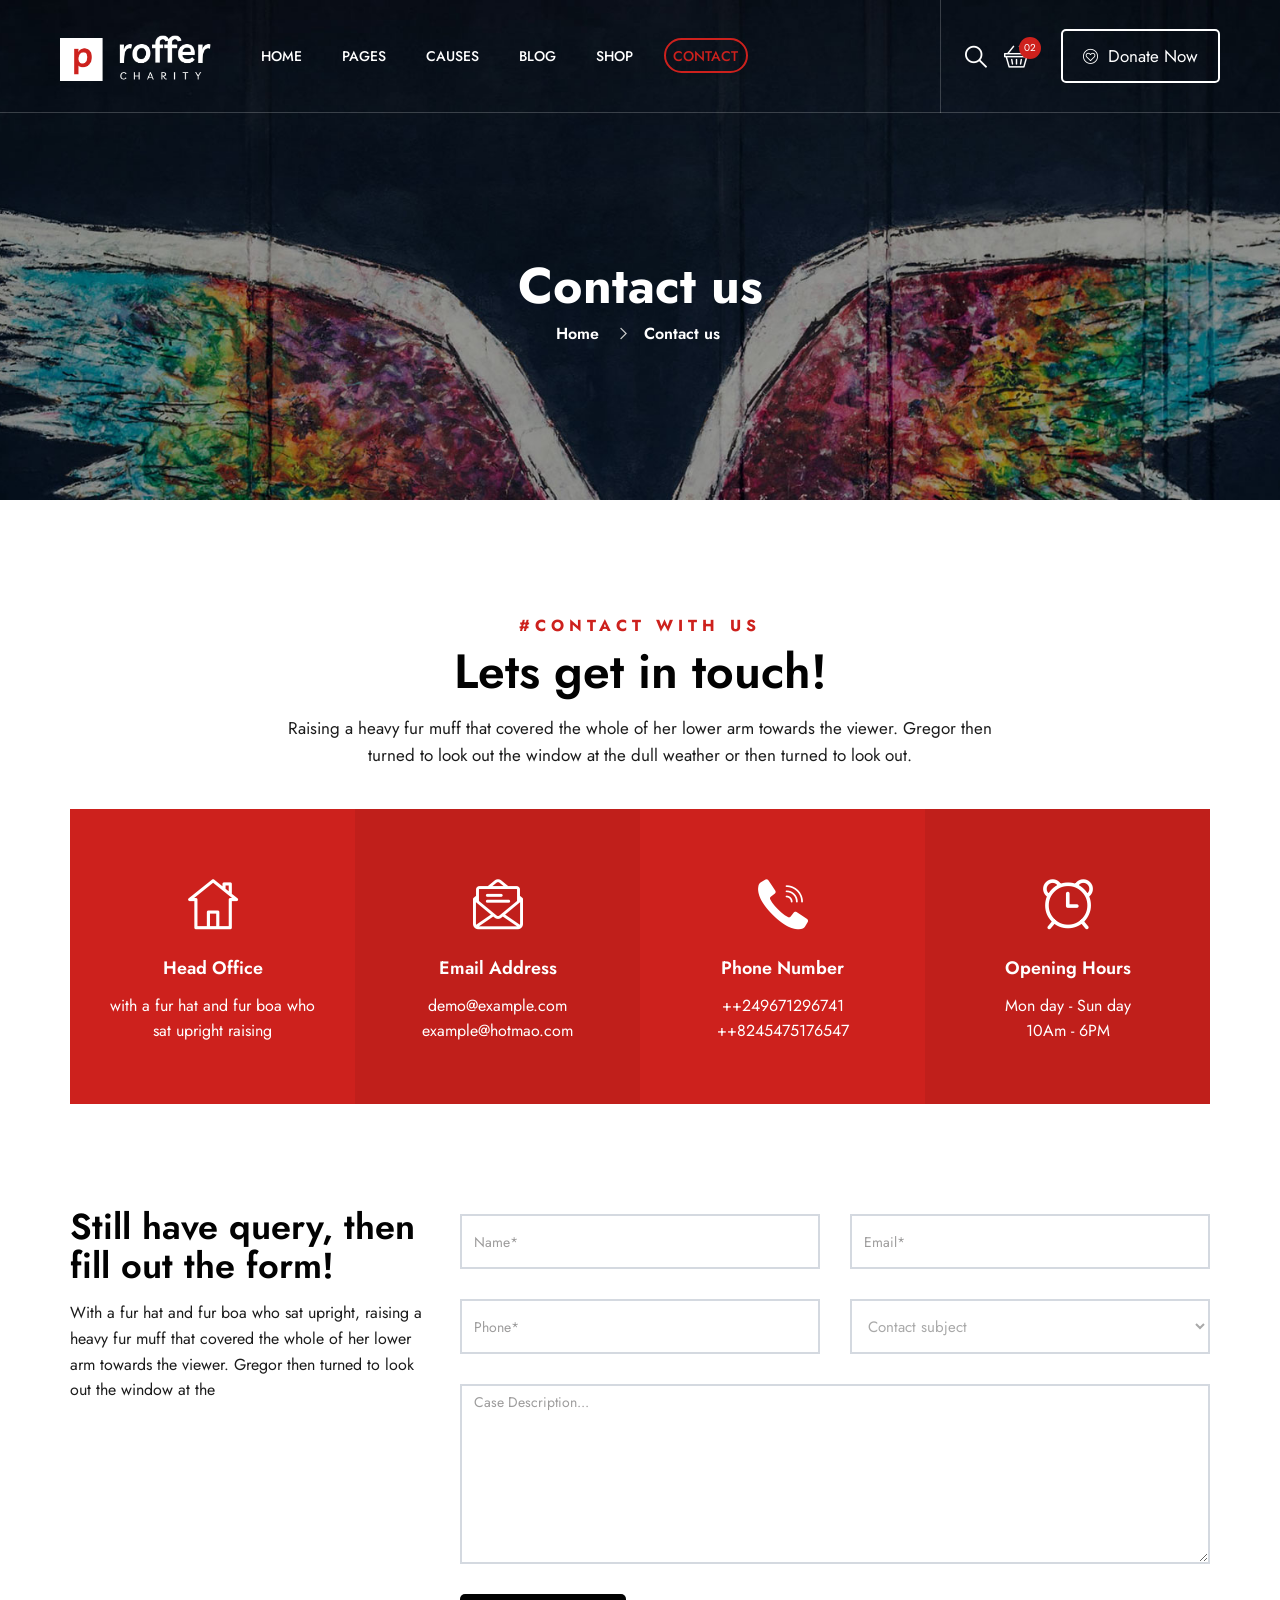
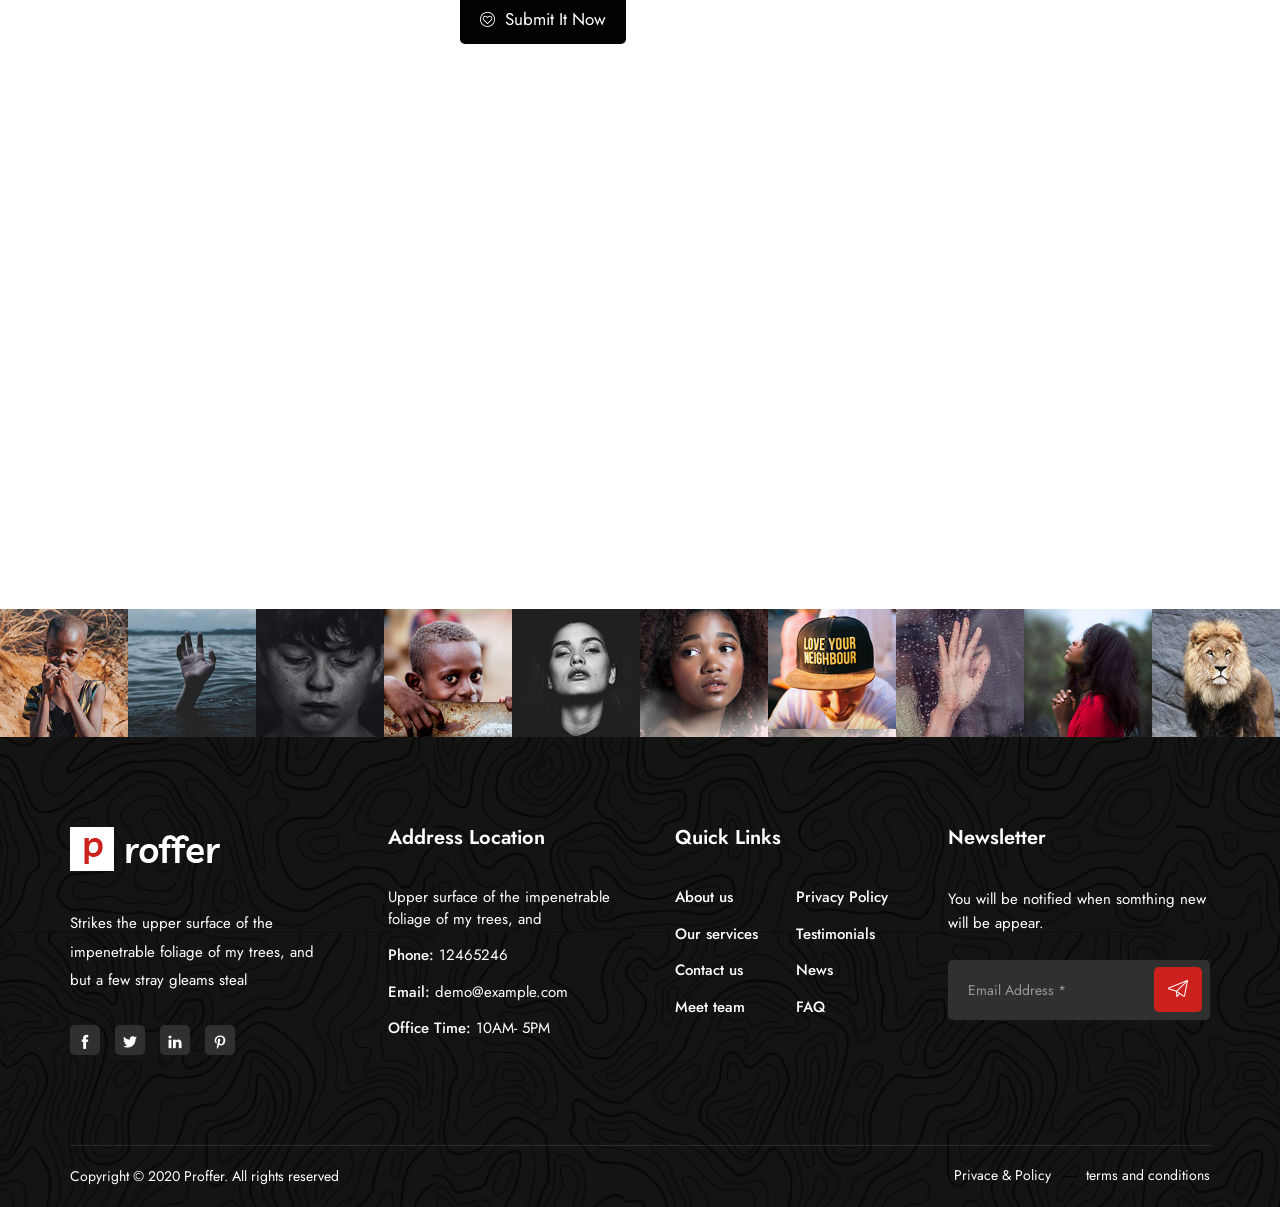
<file: contact.html>
<!DOCTYPE html>
<html lang="en">
<head>
    <meta charset="utf-8">
    <meta http-equiv="X-UA-Compatible" content="IE=edge">
    <meta name="viewport" content="width=device-width, initial-scale=1">
    <meta name="author" content="irstheme">

    <title> Proffer - Fundraising & Charity HTML Template </title>
    
    <link href="assets/css/themify-icons.css" rel="stylesheet">
    <link href="assets/css/flaticon.css" rel="stylesheet">
    <link href="assets/css/bootstrap.min.css" rel="stylesheet">
    <link href="assets/css/animate.css" rel="stylesheet">
    <link href="assets/css/owl.carousel.css" rel="stylesheet">
    <link href="assets/css/owl.theme.css" rel="stylesheet">
    <link href="assets/css/slick.css" rel="stylesheet">
    <link href="assets/css/slick-theme.css" rel="stylesheet">
    <link href="assets/css/swiper.min.css" rel="stylesheet">
    <link href="assets/css/owl.transitions.css" rel="stylesheet">
    <link href="assets/css/jquery.fancybox.css" rel="stylesheet">
    <link href="assets/css/style.css" rel="stylesheet">

    <!-- HTML5 shim and Respond.js for IE8 support of HTML5 elements and media queries -->
    <!--[if lt IE 9]>
    <script src="https://oss.maxcdn.com/html5shiv/3.7.3/html5shiv.min.js"></script>
    <script src="https://oss.maxcdn.com/respond/1.4.2/respond.min.js"></script>
    <![endif]-->

</head>

<body>

    <!-- start page-wrapper -->
    <div class="page-wrapper">

        <!-- start preloader -->
        <div class="preloader">
            <div class="preloader-inner">
                <div class="double-bounce1"></div>
                <div class="double-bounce2"></div>
            </div>
        </div>
        <!-- end preloader -->

        <!-- Start header -->
        <header id="header" class="site-header header-style-1">
            <nav class="navigation navbar navbar-default">
                <div class="container-fluid">
                    <div class="navbar-header">
                        <button type="button" class="open-btn">
                            <span class="sr-only">Toggle navigation</span>
                            <span class="icon-bar"></span>
                            <span class="icon-bar"></span>
                            <span class="icon-bar"></span>
                        </button>
                        <a class="navbar-brand" href="index.html"><img src="assets/images/logo.png" alt></a>
                    </div>
                    <div id="navbar" class="navbar-collapse collapse navbar-left navigation-holder">
                        <button class="close-navbar"><i class="ti-close"></i></button>
                        <ul class="nav navbar-nav">
                            <li class="menu-item-has-children">
                                <a href="#">Home</a>
                                <ul class="sub-menu">
                                    <li><a href="index.html">Home style 1</a></li>
                                    <li><a href="index-2.html">Home style 2</a></li>
                                    <li><a href="index-3.html">Home style 3</a></li>
                                    <li class="menu-item-has-children">
                                        <a href="#Level3">Third level</a>
                                        <ul class="sub-menu">
                                            <li><a href="#">Level 3</a></li>
                                            <li><a href="#">Level 3</a></li>
                                            <li><a href="#">Level 3</a></li>
                                        </ul>
                                    </li>
                                </ul>
                            </li>
                            <li class="menu-item-has-children">
                                <a href="#">Pages</a>
                                <ul class="sub-menu">
                                    <li><a href="about.html">About</a></li>
                                    <li><a href="contact.html">Contact</a></li>
                                    <li><a href="testimonials.html">Testimonials</a></li>
                                    <li><a href="team.html">Team</a></li>
                                    <li><a href="team-single.html">Team single</a></li>
                                    <li><a href="faq.html">FAQ</a></li>
                                    <li><a href="404.html">404</a></li>
                                    <li><a href="events.html">Events</a></li>
                                    <li><a href="event-single.html">Event single</a></li>
                                </ul>
                            </li>
                            <li class="menu-item-has-children">
                                <a href="#">Causes</a>
                                <ul class="sub-menu">
                                    <li><a href="causes.html">Causes</a></li>
                                    <li><a href="case-single.html">Causes single</a></li>
                                </ul>
                            </li>
                            <li class="menu-item-has-children">
                                <a href="#">Blog</a>
                                <ul class="sub-menu">
                                    <li><a href="blog.html">Blog default</a></li>
                                    <li><a href="blog-left-sidebar.html">Blog left sidebar</a></li>
                                    <li><a href="blog-fullwidth.html">Blog full width</a></li>
                                    <li class="menu-item-has-children">
                                        <a href="#Level3">Blog details</a>
                                        <ul class="sub-menu">
                                            <li><a href="blog-single.html">Blog details</a></li>
                                            <li><a href="blog-single-left-sidebar.html">Blog details left sidebar</a></li>
                                            <li><a href="blog-single-fullwidth.html">Blog details full width</a></li>
                                        </ul>
                                    </li>
                                </ul>
                            </li>
                            <li class="menu-item-has-children">
                                <a href="#">Shop</a>
                                <ul class="sub-menu">
                                    <li><a href="shop.html">Shop</a></li>
                                    <li><a href="shop-single.html">Shop single</a></li>
                                </ul>
                            </li>
                            <li class="current-menu-item"><a href="contact.html">Contact</a></li>
                        </ul>
                    </div><!-- end of nav-collapse -->

                    <div class="cart-search-contact">
                        <div class="header-search-form-wrapper">
                            <button class="search-toggle-btn"><i class="fi flaticon-search"></i></button>
                            <div class="header-search-form">
                                <form>
                                    <div>
                                        <input type="text" class="form-control" placeholder="Search here...">
                                        <button type="submit"><i class="ti-search"></i></button>
                                    </div>
                                </form>
                            </div>
                        </div>
                        <div class="mini-cart">
                            <button class="cart-toggle-btn"> <i class="fi flaticon-shopping-basket"></i> <span class="cart-count">02</span></button>
                            <div class="mini-cart-content">
                                <div class="mini-cart-items">
                                    <div class="mini-cart-item clearfix">
                                        <div class="mini-cart-item-image">
                                            <a href="#"><img src="assets/images/shop/mini-cart/img-1.jpg" alt></a>
                                        </div>
                                        <div class="mini-cart-item-des">
                                            <a href="#">Hoodi with zipper</a>
                                            <span class="mini-cart-item-price">$20.15</span>
                                            <span class="mini-cart-item-quantity">x 1</span>
                                        </div>
                                    </div>
                                    <div class="mini-cart-item clearfix">
                                        <div class="mini-cart-item-image">
                                            <a href="#"><img src="assets/images/shop/mini-cart/img-2.jpg" alt></a>
                                        </div>
                                        <div class="mini-cart-item-des">
                                            <a href="#">Ninja T-shirt</a>
                                            <span class="mini-cart-item-price">$13.25</span>
                                            <span class="mini-cart-item-quantity">x 2</span>
                                        </div>
                                    </div>
                                </div>
                                <div class="mini-cart-action clearfix">
                                    <span class="mini-checkout-price">$215.14</span>
                                    <a href="#" class="view-cart-btn">View Cart</a>
                                </div>
                            </div>
                        </div>
                        <div class="donate-btn">
                            <a href="#" class="theme-btn-s1"><i class="fi flaticon-like"></i> Donate Now</a>
                        </div>
                    </div>

                </div><!-- end of container -->
            </nav>
        </header>
        <!-- end of header -->


        <!-- start page-title -->
        <section class="page-title">
            <div class="page-title-container">
                <div class="page-title-wrapper">
                    <div class="container">
                        <div class="row">
                            <div class="col col-xs-12">
                                <h2>Contact us</h2>
                                <ol class="breadcrumb">
                                    <li><a href="index.html">Home</a></li>
                                    <li>Contact us</li>
                                </ol>
                            </div>
                        </div> <!-- end row -->
                    </div> <!-- end container -->
                </div>
            </div>
        </section>
        <!-- end page-title -->


        <!-- start contact-section -->
        <section class="contact-section section-padding">
            <div class="container">
                <div class="row">
                    <div class="col col-md-8 col-md-offset-2 col-sm-10 col-sm-offset-1">
                        <div class="section-title-s3">
                            <span>#Contact with us</span>
                            <h2>Lets get in touch!</h2>
                            <p>Raising a heavy fur muff that covered the whole of her lower arm towards the viewer. Gregor then turned to look out the window at the dull weather or then turned to look out.</p>
                        </div>
                    </div>
                    <div class="col col-xs-12">
                        <div class="contact-info-grids">
                            <div class="grid">
                                <i class="fi flaticon-house"></i>
                                <h4>Head Office</h4>
                                <p>with a fur hat and fur boa who sat upright raising</p>
                            </div>
                            <div class="grid">
                                <i class="fi flaticon-email"></i>
                                <h4>Email Address</h4>
                                <p>demo@example.com <br>example@hotmao.com</p>
                            </div>
                            <div class="grid">
                                <i class="fi flaticon-call"></i>
                                <h4>Phone Number</h4>
                                <p>++249671296741 <br>++8245475176547</p>
                            </div>
                            <div class="grid">
                                <i class="fi flaticon-alarm"></i>
                                <h4>Opening Hours</h4>
                                <p>Mon day - Sun day  <br>10Am - 6PM</p>
                            </div>
                        </div>
                    </div>
                </div>

                <div class="contact-form-area">
                    <div class="row">
                        <div class="col col-md-4">
                            <div class="contact-text">
                                <h3>Still have query, then fill out the form!</h3>
                                <p>With a fur hat and fur boa who sat upright, raising a heavy fur muff that covered the whole of her lower arm towards the viewer. Gregor then turned to look out the window at the</p>
                            </div>
                        </div>
                        <div class="col col-md-8">
                            <div class="contact-form">
                                <form method="post" class="contact-validation-active" id="contact-form-main">
                                    <div>
                                        <input type="text" class="form-control" name="name" id="name" placeholder="Name*">
                                    </div>
                                    <div>
                                        <input type="email" class="form-control" name="email" id="email" placeholder="Email*">
                                    </div>
                                    <div>
                                        <input type="text" class="form-control" name="phone" id="phone" placeholder="Phone*">
                                    </div>
                                    <div>
                                        <select name="subject" class="form-control">
                                            <option disabled="disabled" selected>Contact subject</option>
                                            <option>Subject 1</option>
                                            <option>Subject 2</option>
                                            <option>Subject 3</option>
                                        </select>
                                    </div>
                                    <div class="fullwidth">
                                        <textarea class="form-control" name="note"  id="note" placeholder="Case Description..."></textarea>
                                    </div>
                                    <div class="submit-area">
                                        <button type="submit" class="theme-btn-s6"><i class="fi flaticon-like"></i> Submit It Now</button>
                                        <div id="loader">
                                            <i class="ti-reload"></i>
                                        </div>
                                    </div>
                                    <div class="clearfix error-handling-messages">
                                        <div id="success">Thank you</div>
                                        <div id="error"> Error occurred while sending email. Please try again later. </div>
                                    </div>
                                </form>
                            </div>
                        </div>
                    </div>
                </div>
            </div> <!-- end container -->
        </section>
        <!-- end contact-section -->


        <!--  start contact-map -->
        <section class="contact-map-section">
            <h2 class="hidden">Contact map</h2>
            <div class="contact-map">
                <iframe src="https://www.google.com/maps/embed?pb=!1m18!1m12!1m3!1d193595.9147703055!2d-74.11976314309273!3d40.69740344223377!2m3!1f0!2f0!3f0!3m2!1i1024!2i768!4f13.1!3m3!1m2!1s0x89c24fa5d33f083b%3A0xc80b8f06e177fe62!2sNew+York%2C+NY%2C+USA!5e0!3m2!1sen!2sbd!4v1547528325671" allowfullscreen></iframe>
            </div>
        </section>
        <!-- end contact-map -->


        <!-- start instagram-section -->
        <section class="instagram-section">
            <h2 class="hidden">Instagran</h2>
            <div class="instagram-grids">
                <div class="grid">
                    <a href="#"><img src="assets/images/instagram/img-1.jpg" alt></a>
                </div>
                <div class="grid">
                    <a href="#"><img src="assets/images/instagram/img-2.jpg" alt></a>
                </div>
                <div class="grid">
                    <a href="#"><img src="assets/images/instagram/img-3.jpg" alt></a>
                </div>
                <div class="grid">
                    <a href="#"><img src="assets/images/instagram/img-4.jpg" alt></a>
                </div>
                <div class="grid">
                    <a href="#"><img src="assets/images/instagram/img-5.jpg" alt></a>
                </div>
                <div class="grid">
                    <a href="#"><img src="assets/images/instagram/img-6.jpg" alt></a>
                </div>
                <div class="grid">
                    <a href="#"><img src="assets/images/instagram/img-7.jpg" alt></a>
                </div>
                <div class="grid">
                    <a href="#"><img src="assets/images/instagram/img-8.jpg" alt></a>
                </div>
                <div class="grid">
                    <a href="#"><img src="assets/images/instagram/img-9.jpg" alt></a>
                </div>
                <div class="grid">
                    <a href="#"><img src="assets/images/instagram/img-10.jpg" alt></a>
                </div>
            </div>
        </section>
        <!-- end instagram-section -->


        <!-- start site-footer -->
        <footer class="site-footer">
            <div class="upper-footer">
                <div class="container">
                    <div class="row">
                        <div class="col col-lg-3 col-md-3 col-sm-6">
                            <div class="widget about-widget">
                                <div class="widget-title">
                                    <h3>
                                        <span class="hidden">About us</span>
                                        <img src="assets/images/footer-logo.png" alt>
                                    </h3>
                                </div>
                                <p>Strikes the upper surface of the impenetrable foliage of my trees, and but a few stray gleams steal</p>
                                <div class="social-icons">
                                    <ul>
                                        <li><a href="#"><i class="ti-facebook"></i></a></li>
                                        <li><a href="#"><i class="ti-twitter-alt"></i></a></li>
                                        <li><a href="#"><i class="ti-linkedin"></i></a></li>
                                        <li><a href="#"><i class="ti-pinterest"></i></a></li>
                                    </ul>
                                </div>
                            </div>
                        </div>
                        <div class="col col-lg-3 col-md-3 col-sm-6">
                            <div class="widget contact-widget service-link-widget">
                                <div class="widget-title">
                                    <h3>Address Location</h3>
                                </div>
                                <ul>
                                    <li>Upper surface of the impenetrable foliage of my trees, and</li>
                                    <li><span>Phone:</span> 12465246</li>
                                    <li><span>Email:</span> demo@example.com</li>
                                    <li><span>Office Time:</span> 10AM- 5PM</li>
                                </ul>
                            </div>
                        </div>
                        <div class="col col-lg-3 col-md-3 col-sm-6">
                            <div class="widget link-widget">
                                <div class="widget-title">
                                    <h3>Quick Links</h3>
                                </div>
                                <ul>
                                    <li><a href="#">About us</a></li>
                                    <li><a href="#">Our services</a></li>
                                    <li><a href="#">Contact us</a></li>
                                    <li><a href="#">Meet team</a></li>
                                </ul>
                                <ul>
                                    <li><a href="#">Privacy Policy</a></li>
                                    <li><a href="#">Testimonials</a></li>
                                    <li><a href="#">News</a></li>
                                    <li><a href="#">FAQ</a></li>
                                </ul>
                            </div>
                        </div>
                        <div class="col col-lg-3 col-md-3 col-sm-6">
                            <div class="widget newsletter-widget">
                                <div class="widget-title">
                                    <h3>Newsletter</h3>
                                </div>
                                <p>You will be notified when somthing new will be appear.</p>
                                <form>
                                    <div class="input-1">
                                        <input type="email" class="form-control" placeholder="Email Address *" required>
                                    </div>
                                    <div class="submit clearfix">
                                        <button type="submit"><i class="fi flaticon-paper-plane"></i></button>
                                    </div>
                                </form>
                            </div>
                        </div>
                    </div>
                </div> <!-- end container -->
            </div>
            <div class="lower-footer">
                <div class="container">
                    <div class="row">
                        <div class="separator"></div>
                        <div class="col col-xs-12">
                            <p class="copyright">Copyright &copy; 2020 Proffer. All rights reserved</p>
                            <div class="extra-link">
                                <ul>
                                    <li><a href="#">Privace & Policy</a></li>
                                    <li><a href="#">terms and conditions</a></li>
                                </ul>
                            </div>
                        </div>
                    </div>
                </div>
            </div>
        </footer>
        <!-- end site-footer -->
    </div>
    <!-- end of page-wrapper -->



    <!-- All JavaScript files
    ================================================== -->
    <script src="assets/js/jquery.min.js"></script>
    <script src="assets/js/bootstrap.min.js"></script>

    <!-- Plugins for this template -->
    <script src="assets/js/jquery-plugin-collection.js"></script>

    <!-- Custom script for this template -->
    <script src="assets/js/script.js"></script>
</body>
</html>
</file>
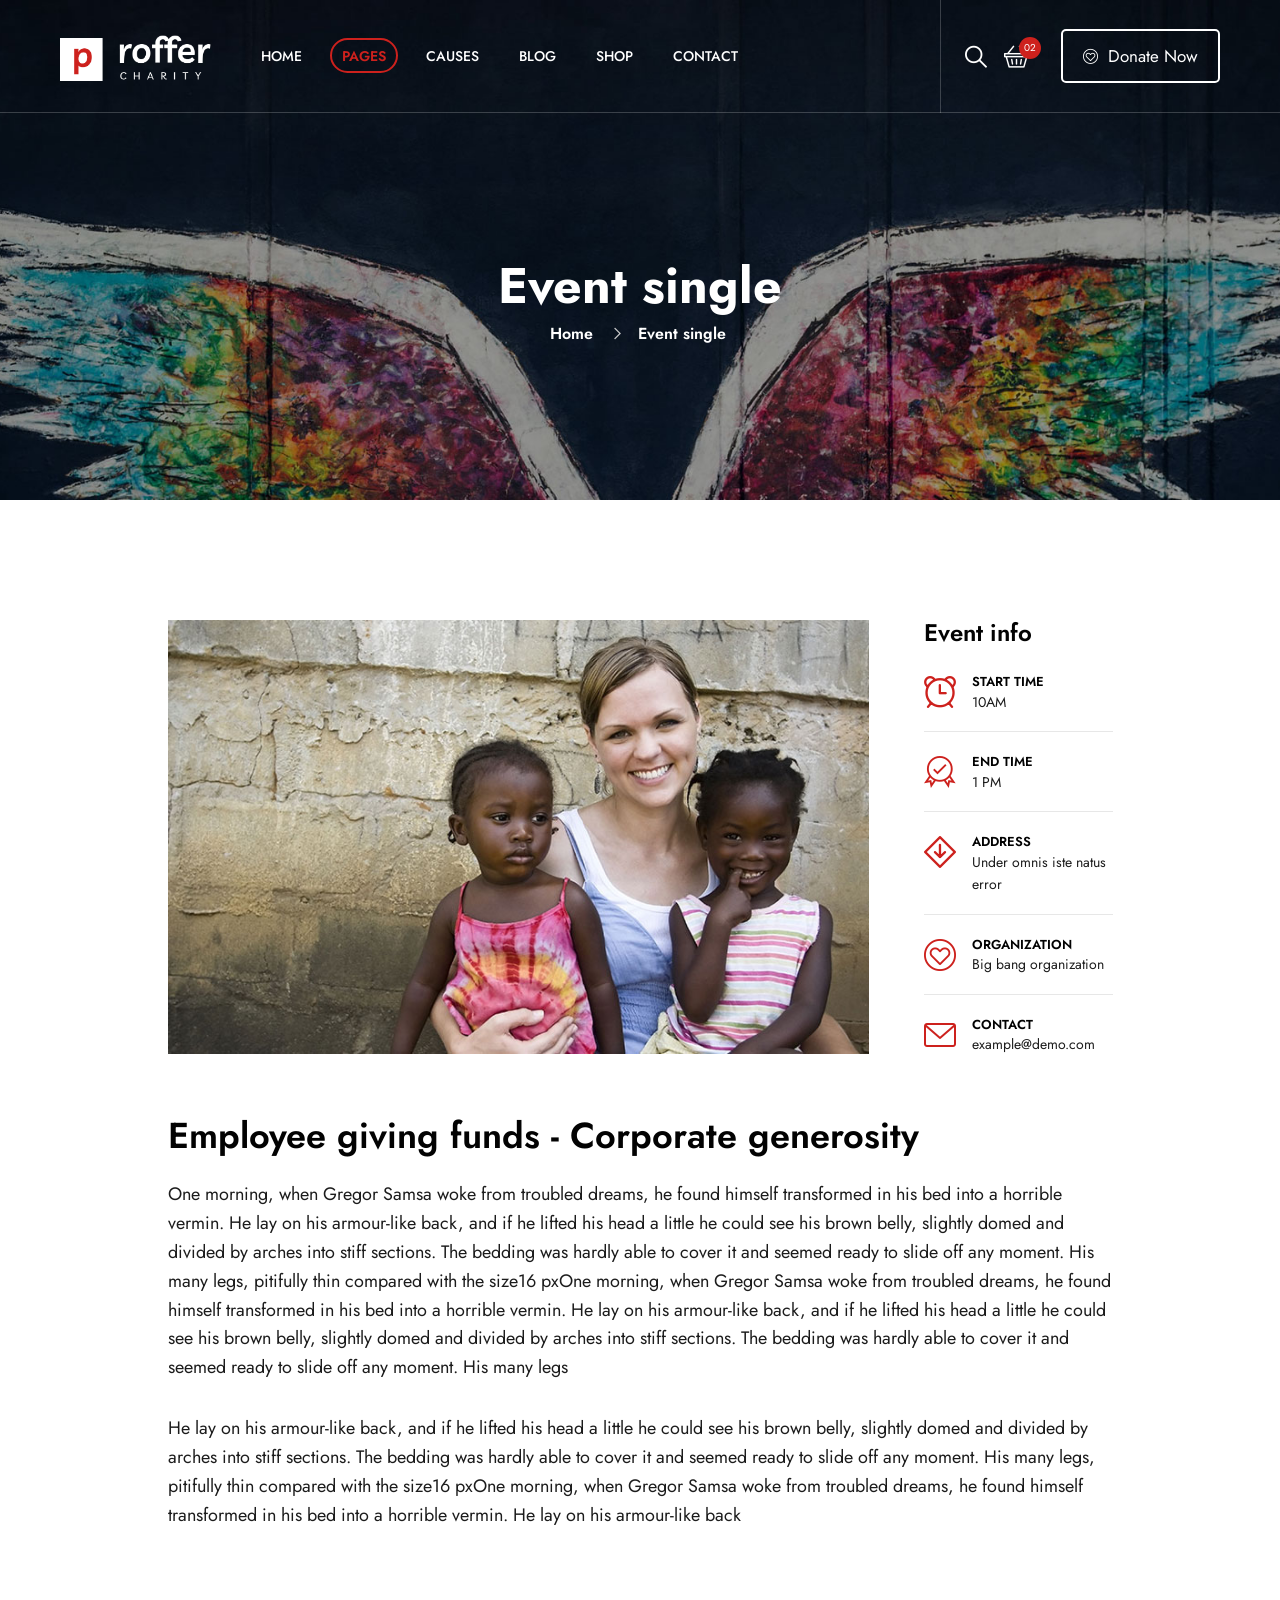
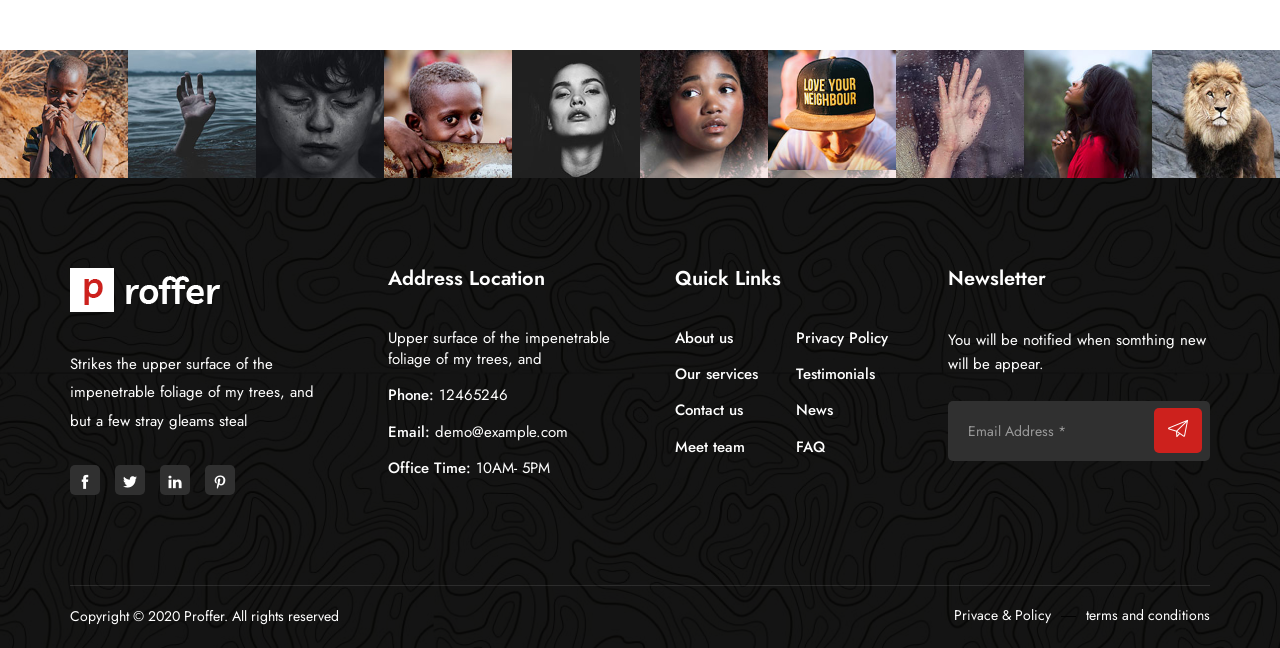
<file: event-single.html>
<!DOCTYPE html>
<html lang="en">
<head>
    <meta charset="utf-8">
    <meta http-equiv="X-UA-Compatible" content="IE=edge">
    <meta name="viewport" content="width=device-width, initial-scale=1">
    <meta name="author" content="irstheme">

    <title> Proffer - Fundraising & Charity HTML Template </title>
    
    <link href="assets/css/themify-icons.css" rel="stylesheet">
    <link href="assets/css/flaticon.css" rel="stylesheet">
    <link href="assets/css/bootstrap.min.css" rel="stylesheet">
    <link href="assets/css/animate.css" rel="stylesheet">
    <link href="assets/css/owl.carousel.css" rel="stylesheet">
    <link href="assets/css/owl.theme.css" rel="stylesheet">
    <link href="assets/css/slick.css" rel="stylesheet">
    <link href="assets/css/slick-theme.css" rel="stylesheet">
    <link href="assets/css/swiper.min.css" rel="stylesheet">
    <link href="assets/css/owl.transitions.css" rel="stylesheet">
    <link href="assets/css/jquery.fancybox.css" rel="stylesheet">
    <link href="assets/css/style.css" rel="stylesheet">

    <!-- HTML5 shim and Respond.js for IE8 support of HTML5 elements and media queries -->
    <!--[if lt IE 9]>
    <script src="https://oss.maxcdn.com/html5shiv/3.7.3/html5shiv.min.js"></script>
    <script src="https://oss.maxcdn.com/respond/1.4.2/respond.min.js"></script>
    <![endif]-->

</head>

<body>

    <!-- start page-wrapper -->
    <div class="page-wrapper">

        <!-- start preloader -->
        <div class="preloader">
            <div class="preloader-inner">
                <div class="double-bounce1"></div>
                <div class="double-bounce2"></div>
            </div>
        </div>
        <!-- end preloader -->

        <!-- Start header -->
        <header id="header" class="site-header header-style-1">
            <nav class="navigation navbar navbar-default">
                <div class="container-fluid">
                    <div class="navbar-header">
                        <button type="button" class="open-btn">
                            <span class="sr-only">Toggle navigation</span>
                            <span class="icon-bar"></span>
                            <span class="icon-bar"></span>
                            <span class="icon-bar"></span>
                        </button>
                        <a class="navbar-brand" href="index.html"><img src="assets/images/logo.png" alt></a>
                    </div>
                    <div id="navbar" class="navbar-collapse collapse navbar-left navigation-holder">
                        <button class="close-navbar"><i class="ti-close"></i></button>
                        <ul class="nav navbar-nav">
                            <li class="menu-item-has-children">
                                <a href="#">Home</a>
                                <ul class="sub-menu">
                                    <li><a href="index.html">Home style 1</a></li>
                                    <li><a href="index-2.html">Home style 2</a></li>
                                    <li><a href="index-3.html">Home style 3</a></li>
                                    <li class="menu-item-has-children">
                                        <a href="#Level3">Third level</a>
                                        <ul class="sub-menu">
                                            <li><a href="#">Level 3</a></li>
                                            <li><a href="#">Level 3</a></li>
                                            <li><a href="#">Level 3</a></li>
                                        </ul>
                                    </li>
                                </ul>
                            </li>
                            <li class="menu-item-has-children current-menu-parent">
                                <a href="#">Pages</a>
                                <ul class="sub-menu">
                                    <li><a href="about.html">About</a></li>
                                    <li><a href="contact.html">Contact</a></li>
                                    <li><a href="testimonials.html">Testimonials</a></li>
                                    <li><a href="team.html">Team</a></li>
                                    <li><a href="team-single.html">Team single</a></li>
                                    <li><a href="faq.html">FAQ</a></li>
                                    <li><a href="404.html">404</a></li>
                                    <li><a href="events.html">Events</a></li>
                                    <li class="current-menu-item"><a href="event-single.html">Event single</a></li>
                                </ul>
                            </li>
                            <li class="menu-item-has-children">
                                <a href="#">Causes</a>
                                <ul class="sub-menu">
                                    <li><a href="causes.html">Causes</a></li>
                                    <li><a href="case-single.html">Causes single</a></li>
                                </ul>
                            </li>
                            <li class="menu-item-has-children">
                                <a href="#">Blog</a>
                                <ul class="sub-menu">
                                    <li><a href="blog.html">Blog default</a></li>
                                    <li><a href="blog-left-sidebar.html">Blog left sidebar</a></li>
                                    <li><a href="blog-fullwidth.html">Blog full width</a></li>
                                    <li class="menu-item-has-children">
                                        <a href="#Level3">Blog details</a>
                                        <ul class="sub-menu">
                                            <li><a href="blog-single.html">Blog details</a></li>
                                            <li><a href="blog-single-left-sidebar.html">Blog details left sidebar</a></li>
                                            <li><a href="blog-single-fullwidth.html">Blog details full width</a></li>
                                        </ul>
                                    </li>
                                </ul>
                            </li>
                            <li class="menu-item-has-children">
                                <a href="#">Shop</a>
                                <ul class="sub-menu">
                                    <li><a href="shop.html">Shop</a></li>
                                    <li><a href="shop-single.html">Shop single</a></li>
                                </ul>
                            </li>
                            <li><a href="contact.html">Contact</a></li>
                        </ul>
                    </div><!-- end of nav-collapse -->

                    <div class="cart-search-contact">
                        <div class="header-search-form-wrapper">
                            <button class="search-toggle-btn"><i class="fi flaticon-search"></i></button>
                            <div class="header-search-form">
                                <form>
                                    <div>
                                        <input type="text" class="form-control" placeholder="Search here...">
                                        <button type="submit"><i class="ti-search"></i></button>
                                    </div>
                                </form>
                            </div>
                        </div>
                        <div class="mini-cart">
                            <button class="cart-toggle-btn"> <i class="fi flaticon-shopping-basket"></i> <span class="cart-count">02</span></button>
                            <div class="mini-cart-content">
                                <div class="mini-cart-items">
                                    <div class="mini-cart-item clearfix">
                                        <div class="mini-cart-item-image">
                                            <a href="#"><img src="assets/images/shop/mini-cart/img-1.jpg" alt></a>
                                        </div>
                                        <div class="mini-cart-item-des">
                                            <a href="#">Hoodi with zipper</a>
                                            <span class="mini-cart-item-price">$20.15</span>
                                            <span class="mini-cart-item-quantity">x 1</span>
                                        </div>
                                    </div>
                                    <div class="mini-cart-item clearfix">
                                        <div class="mini-cart-item-image">
                                            <a href="#"><img src="assets/images/shop/mini-cart/img-2.jpg" alt></a>
                                        </div>
                                        <div class="mini-cart-item-des">
                                            <a href="#">Ninja T-shirt</a>
                                            <span class="mini-cart-item-price">$13.25</span>
                                            <span class="mini-cart-item-quantity">x 2</span>
                                        </div>
                                    </div>
                                </div>
                                <div class="mini-cart-action clearfix">
                                    <span class="mini-checkout-price">$215.14</span>
                                    <a href="#" class="view-cart-btn">View Cart</a>
                                </div>
                            </div>
                        </div>
                        <div class="donate-btn">
                            <a href="#" class="theme-btn-s1"><i class="fi flaticon-like"></i> Donate Now</a>
                        </div>
                    </div>

                </div><!-- end of container -->
            </nav>
        </header>
        <!-- end of header -->


        <!-- start page-title -->
        <section class="page-title">
            <div class="page-title-container">
                <div class="page-title-wrapper">
                    <div class="container">
                        <div class="row">
                            <div class="col col-xs-12">
                                <h2>Event single</h2>
                                <ol class="breadcrumb">
                                    <li><a href="index.html">Home</a></li>
                                    <li>Event single</li>
                                </ol>
                            </div>
                        </div> <!-- end row -->
                    </div> <!-- end container -->
                </div>
            </div>
        </section>
        <!-- end page-title -->


        <!-- start event-single-section -->
        <section class="event-single-section section-padding">
            <div class="container">
                <div class="row">
                    <div class="col col-lg-10 col-lg-offset-1">
                        <div class="row">
                            <div class="col col-md-9">
                                <div class="event-single-img">
                                    <img src="assets/images/event-single/img-1.jpg" alt>
                                </div>
                            </div>
                            <div class="col col-md-3">
                                <div class="event-info">
                                    <h3>Event info</h3>
                                    <ul>
                                        <li>
                                            <i class="fi flaticon-alarm"></i>
                                            <h5>Start time</h5>
                                            <p>10AM</p>
                                        </li>
                                        <li>
                                            <i class="fi flaticon-guarantee"></i>
                                            <h5>End Time</h5>
                                            <p>1 PM</p>
                                        </li>
                                        <li>
                                            <i class="fi flaticon-down-arrow-3"></i>
                                            <h5>Address</h5>
                                            <p>Under omnis iste natus error</p>
                                        </li>
                                        <li>
                                            <i class="fi flaticon-like"></i>
                                            <h5>Organization</h5>
                                            <p>Big bang organization</p>
                                        </li>
                                        <li>
                                            <i class="fi flaticon-envelope"></i>
                                            <h5>Contact</h5>
                                            <p>example@demo.com</p>
                                        </li>
                                    </ul>
                                </div>
                            </div>  
                        </div>
                        <div class="row">
                            <div class="col col-lg-12">
                                <div class="event-text">
                                    <h2>Employee giving funds - Corporate generosity</h2>
                                    <p>One morning, when Gregor Samsa woke from troubled dreams, he found himself transformed in his bed into a horrible vermin. He lay on his armour-like back, and if he lifted his head a little he could see his brown belly, slightly domed and divided by arches into stiff sections. The bedding was hardly able to cover it and seemed ready to slide off any moment. His many legs, pitifully thin compared with the size16 pxOne morning, when Gregor Samsa woke from troubled dreams, he found himself transformed in his bed into a horrible vermin. He lay on his armour-like back, and if he lifted his head a little he could see his brown belly, slightly domed and divided by arches into stiff sections. The bedding was hardly able to cover it and seemed ready to slide off any moment. His many legs</p>
                                    <p>He lay on his armour-like back, and if he lifted his head a little he could see his brown belly, slightly domed and divided by arches into stiff sections. The bedding was hardly able to cover it and seemed ready to slide off any moment. His many legs, pitifully thin compared with the size16 pxOne morning, when Gregor Samsa woke from troubled dreams, he found himself transformed in his bed into a horrible vermin. He lay on his armour-like back</p>
                                </div>
                            </div>
                        </div>
                    </div>
                </div>
            </div> <!-- end container -->
        </section>
        <!-- end event-single-section -->


        <!-- start instagram-section -->
        <section class="instagram-section">
            <h2 class="hidden">Instagran</h2>
            <div class="instagram-grids">
                <div class="grid">
                    <a href="#"><img src="assets/images/instagram/img-1.jpg" alt></a>
                </div>
                <div class="grid">
                    <a href="#"><img src="assets/images/instagram/img-2.jpg" alt></a>
                </div>
                <div class="grid">
                    <a href="#"><img src="assets/images/instagram/img-3.jpg" alt></a>
                </div>
                <div class="grid">
                    <a href="#"><img src="assets/images/instagram/img-4.jpg" alt></a>
                </div>
                <div class="grid">
                    <a href="#"><img src="assets/images/instagram/img-5.jpg" alt></a>
                </div>
                <div class="grid">
                    <a href="#"><img src="assets/images/instagram/img-6.jpg" alt></a>
                </div>
                <div class="grid">
                    <a href="#"><img src="assets/images/instagram/img-7.jpg" alt></a>
                </div>
                <div class="grid">
                    <a href="#"><img src="assets/images/instagram/img-8.jpg" alt></a>
                </div>
                <div class="grid">
                    <a href="#"><img src="assets/images/instagram/img-9.jpg" alt></a>
                </div>
                <div class="grid">
                    <a href="#"><img src="assets/images/instagram/img-10.jpg" alt></a>
                </div>
            </div>
        </section>
        <!-- end instagram-section -->


        <!-- start site-footer -->
        <footer class="site-footer">
            <div class="upper-footer">
                <div class="container">
                    <div class="row">
                        <div class="col col-lg-3 col-md-3 col-sm-6">
                            <div class="widget about-widget">
                                <div class="widget-title">
                                    <h3>
                                        <span class="hidden">About us</span>
                                        <img src="assets/images/footer-logo.png" alt>
                                    </h3>
                                </div>
                                <p>Strikes the upper surface of the impenetrable foliage of my trees, and but a few stray gleams steal</p>
                                <div class="social-icons">
                                    <ul>
                                        <li><a href="#"><i class="ti-facebook"></i></a></li>
                                        <li><a href="#"><i class="ti-twitter-alt"></i></a></li>
                                        <li><a href="#"><i class="ti-linkedin"></i></a></li>
                                        <li><a href="#"><i class="ti-pinterest"></i></a></li>
                                    </ul>
                                </div>
                            </div>
                        </div>
                        <div class="col col-lg-3 col-md-3 col-sm-6">
                            <div class="widget contact-widget service-link-widget">
                                <div class="widget-title">
                                    <h3>Address Location</h3>
                                </div>
                                <ul>
                                    <li>Upper surface of the impenetrable foliage of my trees, and</li>
                                    <li><span>Phone:</span> 12465246</li>
                                    <li><span>Email:</span> demo@example.com</li>
                                    <li><span>Office Time:</span> 10AM- 5PM</li>
                                </ul>
                            </div>
                        </div>
                        <div class="col col-lg-3 col-md-3 col-sm-6">
                            <div class="widget link-widget">
                                <div class="widget-title">
                                    <h3>Quick Links</h3>
                                </div>
                                <ul>
                                    <li><a href="#">About us</a></li>
                                    <li><a href="#">Our services</a></li>
                                    <li><a href="#">Contact us</a></li>
                                    <li><a href="#">Meet team</a></li>
                                </ul>
                                <ul>
                                    <li><a href="#">Privacy Policy</a></li>
                                    <li><a href="#">Testimonials</a></li>
                                    <li><a href="#">News</a></li>
                                    <li><a href="#">FAQ</a></li>
                                </ul>
                            </div>
                        </div>
                        <div class="col col-lg-3 col-md-3 col-sm-6">
                            <div class="widget newsletter-widget">
                                <div class="widget-title">
                                    <h3>Newsletter</h3>
                                </div>
                                <p>You will be notified when somthing new will be appear.</p>
                                <form>
                                    <div class="input-1">
                                        <input type="email" class="form-control" placeholder="Email Address *" required>
                                    </div>
                                    <div class="submit clearfix">
                                        <button type="submit"><i class="fi flaticon-paper-plane"></i></button>
                                    </div>
                                </form>
                            </div>
                        </div>
                    </div>
                </div> <!-- end container -->
            </div>
            <div class="lower-footer">
                <div class="container">
                    <div class="row">
                        <div class="separator"></div>
                        <div class="col col-xs-12">
                            <p class="copyright">Copyright &copy; 2020 Proffer. All rights reserved</p>
                            <div class="extra-link">
                                <ul>
                                    <li><a href="#">Privace & Policy</a></li>
                                    <li><a href="#">terms and conditions</a></li>
                                </ul>
                            </div>
                        </div>
                    </div>
                </div>
            </div>
        </footer>
        <!-- end site-footer -->
    </div>
    <!-- end of page-wrapper -->



    <!-- All JavaScript files
    ================================================== -->
    <script src="assets/js/jquery.min.js"></script>
    <script src="assets/js/bootstrap.min.js"></script>

    <!-- Plugins for this template -->
    <script src="assets/js/jquery-plugin-collection.js"></script>

    <!-- Custom script for this template -->
    <script src="assets/js/script.js"></script>
</body>
</html>
</file>
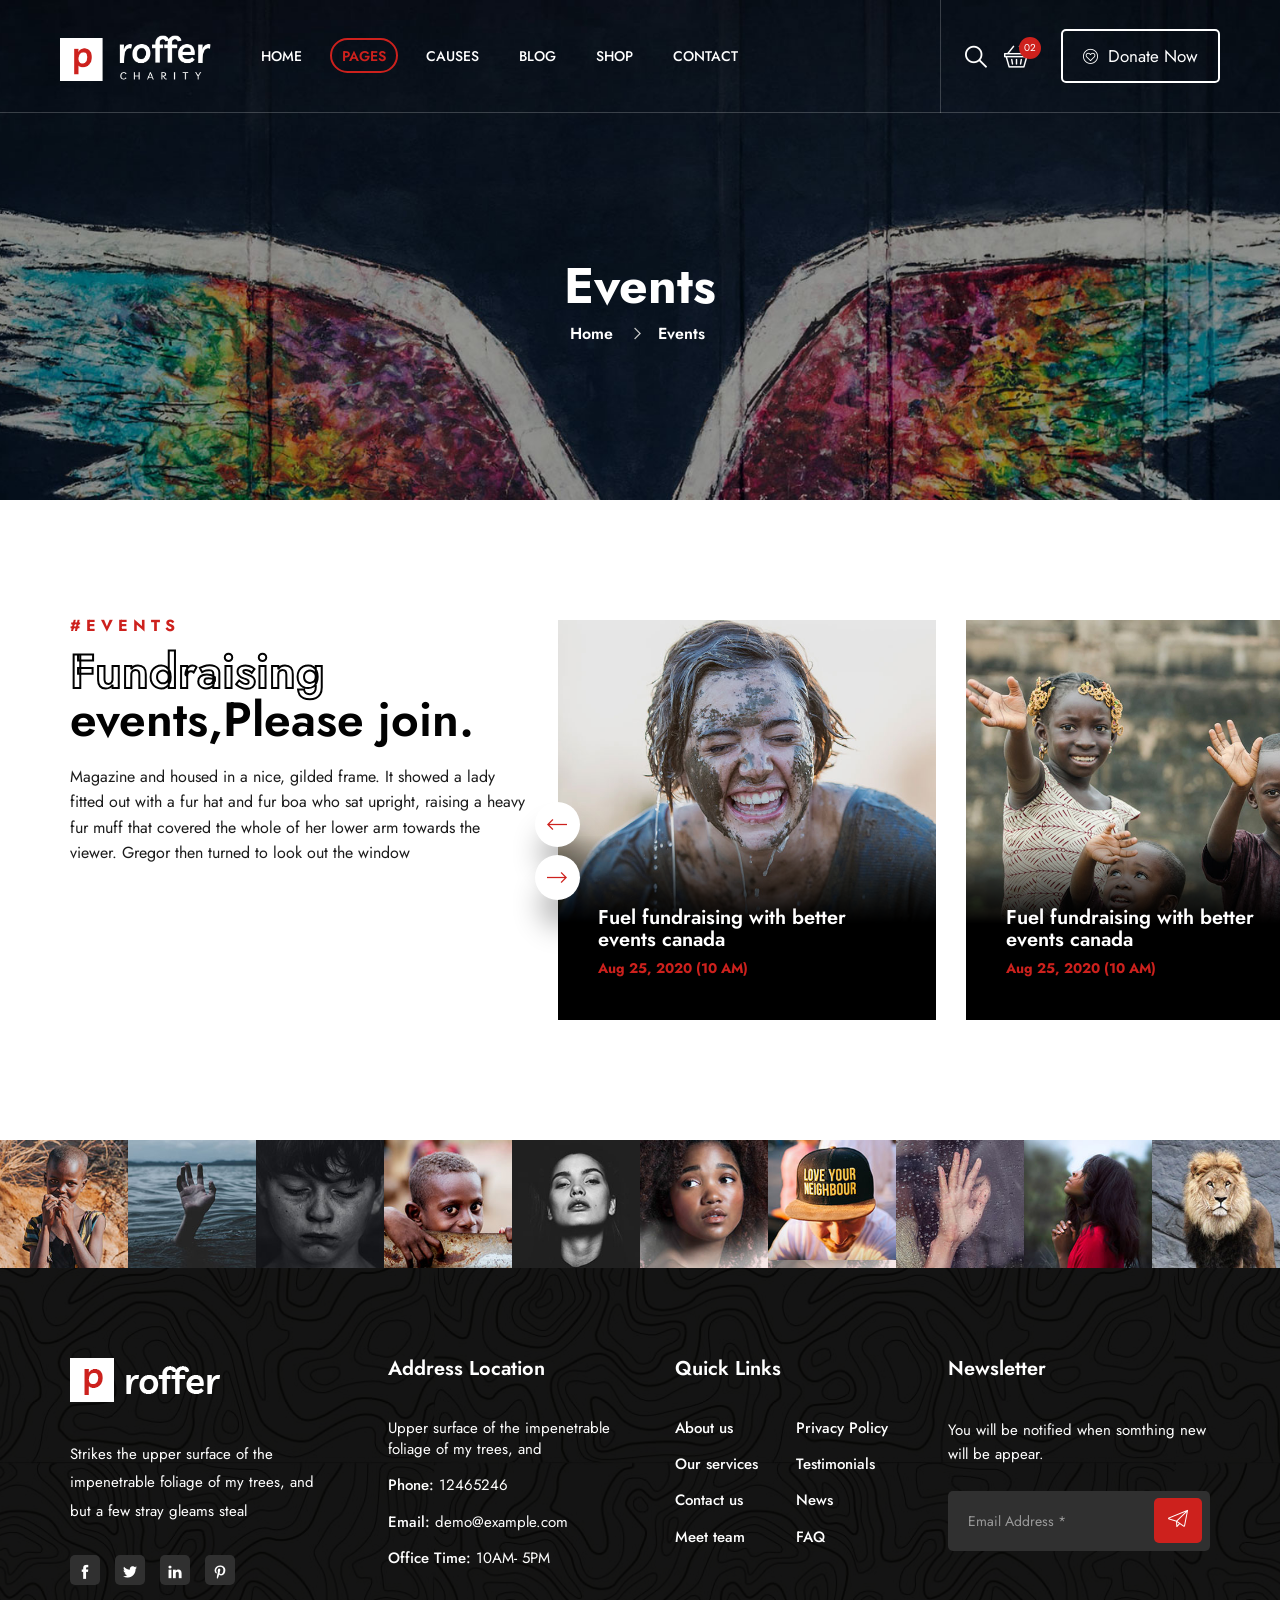
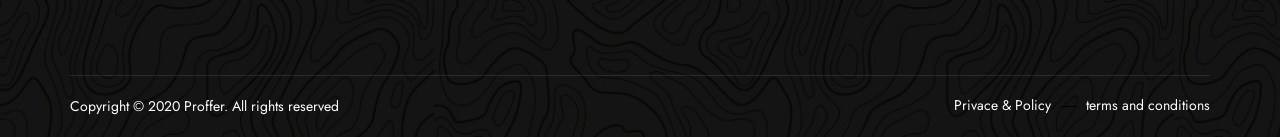
<file: events.html>
<!DOCTYPE html>
<html lang="en">
<head>
    <meta charset="utf-8">
    <meta http-equiv="X-UA-Compatible" content="IE=edge">
    <meta name="viewport" content="width=device-width, initial-scale=1">
    <meta name="author" content="irstheme">

    <title> Proffer - Fundraising & Charity HTML Template </title>
    
    <link href="assets/css/themify-icons.css" rel="stylesheet">
    <link href="assets/css/flaticon.css" rel="stylesheet">
    <link href="assets/css/bootstrap.min.css" rel="stylesheet">
    <link href="assets/css/animate.css" rel="stylesheet">
    <link href="assets/css/owl.carousel.css" rel="stylesheet">
    <link href="assets/css/owl.theme.css" rel="stylesheet">
    <link href="assets/css/slick.css" rel="stylesheet">
    <link href="assets/css/slick-theme.css" rel="stylesheet">
    <link href="assets/css/swiper.min.css" rel="stylesheet">
    <link href="assets/css/bootstrap-touchspin.css" rel="stylesheet">
    <link href="assets/css/owl.transitions.css" rel="stylesheet">
    <link href="assets/css/jquery.fancybox.css" rel="stylesheet">
    <link href="assets/css/style.css" rel="stylesheet">

    <!-- HTML5 shim and Respond.js for IE8 support of HTML5 elements and media queries -->
    <!--[if lt IE 9]>
    <script src="https://oss.maxcdn.com/html5shiv/3.7.3/html5shiv.min.js"></script>
    <script src="https://oss.maxcdn.com/respond/1.4.2/respond.min.js"></script>
    <![endif]-->

</head>

<body>

    <!-- start page-wrapper -->
    <div class="page-wrapper">

        <!-- start preloader -->
        <div class="preloader">
            <div class="preloader-inner">
                <div class="double-bounce1"></div>
                <div class="double-bounce2"></div>
            </div>
        </div>
        <!-- end preloader -->

        <!-- Start header -->
        <header id="header" class="site-header header-style-1">
            <nav class="navigation navbar navbar-default">
                <div class="container-fluid">
                    <div class="navbar-header">
                        <button type="button" class="open-btn">
                            <span class="sr-only">Toggle navigation</span>
                            <span class="icon-bar"></span>
                            <span class="icon-bar"></span>
                            <span class="icon-bar"></span>
                        </button>
                        <a class="navbar-brand" href="index.html"><img src="assets/images/logo.png" alt></a>
                    </div>
                    <div id="navbar" class="navbar-collapse collapse navbar-left navigation-holder">
                        <button class="close-navbar"><i class="ti-close"></i></button>
                        <ul class="nav navbar-nav">
                            <li class="menu-item-has-children">
                                <a href="#">Home</a>
                                <ul class="sub-menu">
                                    <li><a href="index.html">Home style 1</a></li>
                                    <li><a href="index-2.html">Home style 2</a></li>
                                    <li><a href="index-3.html">Home style 3</a></li>
                                    <li class="menu-item-has-children">
                                        <a href="#Level3">Third level</a>
                                        <ul class="sub-menu">
                                            <li><a href="#">Level 3</a></li>
                                            <li><a href="#">Level 3</a></li>
                                            <li><a href="#">Level 3</a></li>
                                        </ul>
                                    </li>
                                </ul>
                            </li>
                            <li class="menu-item-has-children current-menu-parent">
                                <a href="#">Pages</a>
                                <ul class="sub-menu">
                                    <li><a href="about.html">About</a></li>
                                    <li><a href="contact.html">Contact</a></li>
                                    <li><a href="testimonials.html">Testimonials</a></li>
                                    <li><a href="team.html">Team</a></li>
                                    <li><a href="team-single.html">Team single</a></li>
                                    <li><a href="faq.html">FAQ</a></li>
                                    <li><a href="404.html">404</a></li>
                                    <li class="current-menu-item"><a href="events.html">Events</a></li>
                                    <li><a href="event-single.html">Event single</a></li>
                                </ul>
                            </li>
                            <li class="menu-item-has-children">
                                <a href="#">Causes</a>
                                <ul class="sub-menu">
                                    <li><a href="causes.html">Causes</a></li>
                                    <li><a href="case-single.html">Causes single</a></li>
                                </ul>
                            </li>
                            <li class="menu-item-has-children">
                                <a href="#">Blog</a>
                                <ul class="sub-menu">
                                    <li><a href="blog.html">Blog default</a></li>
                                    <li><a href="blog-left-sidebar.html">Blog left sidebar</a></li>
                                    <li><a href="blog-fullwidth.html">Blog full width</a></li>
                                    <li class="menu-item-has-children">
                                        <a href="#Level3">Blog details</a>
                                        <ul class="sub-menu">
                                            <li><a href="blog-single.html">Blog details</a></li>
                                            <li><a href="blog-single-left-sidebar.html">Blog details left sidebar</a></li>
                                            <li><a href="blog-single-fullwidth.html">Blog details full width</a></li>
                                        </ul>
                                    </li>
                                </ul>
                            </li>
                            <li class="menu-item-has-children">
                                <a href="#">Shop</a>
                                <ul class="sub-menu">
                                    <li><a href="shop.html">Shop</a></li>
                                    <li><a href="shop-single.html">Shop single</a></li>
                                </ul>
                            </li>
                            <li><a href="contact.html">Contact</a></li>
                        </ul>
                    </div><!-- end of nav-collapse -->

                    <div class="cart-search-contact">
                        <div class="header-search-form-wrapper">
                            <button class="search-toggle-btn"><i class="fi flaticon-search"></i></button>
                            <div class="header-search-form">
                                <form>
                                    <div>
                                        <input type="text" class="form-control" placeholder="Search here...">
                                        <button type="submit"><i class="ti-search"></i></button>
                                    </div>
                                </form>
                            </div>
                        </div>
                        <div class="mini-cart">
                            <button class="cart-toggle-btn"> <i class="fi flaticon-shopping-basket"></i> <span class="cart-count">02</span></button>
                            <div class="mini-cart-content">
                                <div class="mini-cart-items">
                                    <div class="mini-cart-item clearfix">
                                        <div class="mini-cart-item-image">
                                            <a href="#"><img src="assets/images/shop/mini-cart/img-1.jpg" alt></a>
                                        </div>
                                        <div class="mini-cart-item-des">
                                            <a href="#">Hoodi with zipper</a>
                                            <span class="mini-cart-item-price">$20.15</span>
                                            <span class="mini-cart-item-quantity">x 1</span>
                                        </div>
                                    </div>
                                    <div class="mini-cart-item clearfix">
                                        <div class="mini-cart-item-image">
                                            <a href="#"><img src="assets/images/shop/mini-cart/img-2.jpg" alt></a>
                                        </div>
                                        <div class="mini-cart-item-des">
                                            <a href="#">Ninja T-shirt</a>
                                            <span class="mini-cart-item-price">$13.25</span>
                                            <span class="mini-cart-item-quantity">x 2</span>
                                        </div>
                                    </div>
                                </div>
                                <div class="mini-cart-action clearfix">
                                    <span class="mini-checkout-price">$215.14</span>
                                    <a href="#" class="view-cart-btn">View Cart</a>
                                </div>
                            </div>
                        </div>
                        <div class="donate-btn">
                            <a href="#" class="theme-btn-s1"><i class="fi flaticon-like"></i> Donate Now</a>
                        </div>
                    </div>

                </div><!-- end of container -->
            </nav>
        </header>
        <!-- end of header -->


        <!-- start page-title -->
        <section class="page-title">
            <div class="page-title-container">
                <div class="page-title-wrapper">
                    <div class="container">
                        <div class="row">
                            <div class="col col-xs-12">
                                <h2>Events</h2>
                                <ol class="breadcrumb">
                                    <li><a href="index.html">Home</a></li>
                                    <li>Events</li>
                                </ol>
                            </div>
                        </div> <!-- end row -->
                    </div> <!-- end container -->
                </div>
            </div>
        </section>
        <!-- end page-title -->


        <!-- start events-section -->
        <section class="events-section events-pg-section section-padding">
            <div class="container">
                <div class="row">
                    <div class="col col-md-5">
                        <div class="section-title">
                            <span>#Events</span>
                            <h2><span>Fundraising </span>events,Please join.</h2>
                        </div>
                        <div class="about-details">
                            <p>Magazine and housed in a nice, gilded frame. It showed a lady fitted out with a fur hat and fur boa who sat upright, raising a heavy fur muff that covered the whole of her lower arm towards the viewer. Gregor then turned to look out the window</p>
                        </div>
                    </div>
                    <div class="col col-md-7">

                        <div class="events-slider-holder">
                            <div class="events-slider">
                                <div class="events-slider-item">
                                    <div class="grid">
                                        <div class="img-holder">
                                            <img src="assets/images/events/img-1.jpg" alt>
                                        </div>
                                        <div class="details">
                                            <div class="inner">
                                                <h3><a href="#">Fuel fundraising with better events canada</a></h3>
                                                <p>Aug 25, 2020 (10 AM)</p>
                                            </div>
                                        </div>
                                    </div>
                                </div>
                                <div class="events-slider-item">
                                    <div class="grid">
                                        <div class="img-holder">
                                            <img src="assets/images/events/img-2.jpg" alt>
                                        </div>
                                        <div class="details">
                                            <div class="inner">
                                                <h3><a href="#">Fuel fundraising with better events canada</a></h3>
                                                <p>Aug 25, 2020 (10 AM)</p>
                                            </div>
                                        </div>
                                    </div>
                                </div>
                                <div class="events-slider-item">
                                    <div class="grid">
                                        <div class="img-holder">
                                            <img src="assets/images/events/img-3.jpg" alt>
                                        </div>
                                        <div class="details">
                                            <div class="inner">
                                                <h3><a href="#">Fuel fundraising with better events canada</a></h3>
                                                <p>Aug 25, 2020 (10 AM)</p>
                                            </div>
                                        </div>
                                    </div>
                                </div>
                                <div class="events-slider-item">
                                    <div class="grid">
                                        <div class="img-holder">
                                            <img src="assets/images/events/img-1.jpg" alt>
                                        </div>
                                        <div class="details">
                                            <div class="inner">
                                                <h3><a href="#">Fuel fundraising with better events canada</a></h3>
                                                <p>Aug 25, 2020 (10 AM)</p>
                                            </div>
                                        </div>
                                    </div>
                                </div>
                            </div>

                            <div class="events-slider-nav">
                                <div class="events-slider-arrows">
                                    <div class="slider-prev"><i class="fi flaticon-back"></i></div>
                                    <div class="slider-next"><i class="fi flaticon-next"></i></div>
                                </div>
                            </div>

                        </div>
                    </div>
                </div>
            </div> <!-- end container -->
        </section>
        <!-- end events-section -->


        <!-- start instagram-section -->
        <section class="instagram-section">
            <h2 class="hidden">Instagran</h2>
            <div class="instagram-grids">
                <div class="grid">
                    <a href="#"><img src="assets/images/instagram/img-1.jpg" alt></a>
                </div>
                <div class="grid">
                    <a href="#"><img src="assets/images/instagram/img-2.jpg" alt></a>
                </div>
                <div class="grid">
                    <a href="#"><img src="assets/images/instagram/img-3.jpg" alt></a>
                </div>
                <div class="grid">
                    <a href="#"><img src="assets/images/instagram/img-4.jpg" alt></a>
                </div>
                <div class="grid">
                    <a href="#"><img src="assets/images/instagram/img-5.jpg" alt></a>
                </div>
                <div class="grid">
                    <a href="#"><img src="assets/images/instagram/img-6.jpg" alt></a>
                </div>
                <div class="grid">
                    <a href="#"><img src="assets/images/instagram/img-7.jpg" alt></a>
                </div>
                <div class="grid">
                    <a href="#"><img src="assets/images/instagram/img-8.jpg" alt></a>
                </div>
                <div class="grid">
                    <a href="#"><img src="assets/images/instagram/img-9.jpg" alt></a>
                </div>
                <div class="grid">
                    <a href="#"><img src="assets/images/instagram/img-10.jpg" alt></a>
                </div>
            </div>
        </section>
        <!-- end instagram-section -->


        <!-- start site-footer -->
        <footer class="site-footer">
            <div class="upper-footer">
                <div class="container">
                    <div class="row">
                        <div class="col col-lg-3 col-md-3 col-sm-6">
                            <div class="widget about-widget">
                                <div class="widget-title">
                                    <h3>
                                        <span class="hidden">About us</span>
                                        <img src="assets/images/footer-logo.png" alt>
                                    </h3>
                                </div>
                                <p>Strikes the upper surface of the impenetrable foliage of my trees, and but a few stray gleams steal</p>
                                <div class="social-icons">
                                    <ul>
                                        <li><a href="#"><i class="ti-facebook"></i></a></li>
                                        <li><a href="#"><i class="ti-twitter-alt"></i></a></li>
                                        <li><a href="#"><i class="ti-linkedin"></i></a></li>
                                        <li><a href="#"><i class="ti-pinterest"></i></a></li>
                                    </ul>
                                </div>
                            </div>
                        </div>
                        <div class="col col-lg-3 col-md-3 col-sm-6">
                            <div class="widget contact-widget service-link-widget">
                                <div class="widget-title">
                                    <h3>Address Location</h3>
                                </div>
                                <ul>
                                    <li>Upper surface of the impenetrable foliage of my trees, and</li>
                                    <li><span>Phone:</span> 12465246</li>
                                    <li><span>Email:</span> demo@example.com</li>
                                    <li><span>Office Time:</span> 10AM- 5PM</li>
                                </ul>
                            </div>
                        </div>
                        <div class="col col-lg-3 col-md-3 col-sm-6">
                            <div class="widget link-widget">
                                <div class="widget-title">
                                    <h3>Quick Links</h3>
                                </div>
                                <ul>
                                    <li><a href="#">About us</a></li>
                                    <li><a href="#">Our services</a></li>
                                    <li><a href="#">Contact us</a></li>
                                    <li><a href="#">Meet team</a></li>
                                </ul>
                                <ul>
                                    <li><a href="#">Privacy Policy</a></li>
                                    <li><a href="#">Testimonials</a></li>
                                    <li><a href="#">News</a></li>
                                    <li><a href="#">FAQ</a></li>
                                </ul>
                            </div>
                        </div>
                        <div class="col col-lg-3 col-md-3 col-sm-6">
                            <div class="widget newsletter-widget">
                                <div class="widget-title">
                                    <h3>Newsletter</h3>
                                </div>
                                <p>You will be notified when somthing new will be appear.</p>
                                <form>
                                    <div class="input-1">
                                        <input type="email" class="form-control" placeholder="Email Address *" required>
                                    </div>
                                    <div class="submit clearfix">
                                        <button type="submit"><i class="fi flaticon-paper-plane"></i></button>
                                    </div>
                                </form>
                            </div>
                        </div>
                    </div>
                </div> <!-- end container -->
            </div>
            <div class="lower-footer">
                <div class="container">
                    <div class="row">
                        <div class="separator"></div>
                        <div class="col col-xs-12">
                            <p class="copyright">Copyright &copy; 2020 Proffer. All rights reserved</p>
                            <div class="extra-link">
                                <ul>
                                    <li><a href="#">Privace & Policy</a></li>
                                    <li><a href="#">terms and conditions</a></li>
                                </ul>
                            </div>
                        </div>
                    </div>
                </div>
            </div>
        </footer>
        <!-- end site-footer -->
    </div>
    <!-- end of page-wrapper -->



    <!-- All JavaScript files
    ================================================== -->
    <script src="assets/js/jquery.min.js"></script>
    <script src="assets/js/bootstrap.min.js"></script>

    <!-- Plugins for this template -->
    <script src="assets/js/jquery-plugin-collection.js"></script>

    <!-- Custom script for this template -->
    <script src="assets/js/script.js"></script>
</body>
</html>
</file>
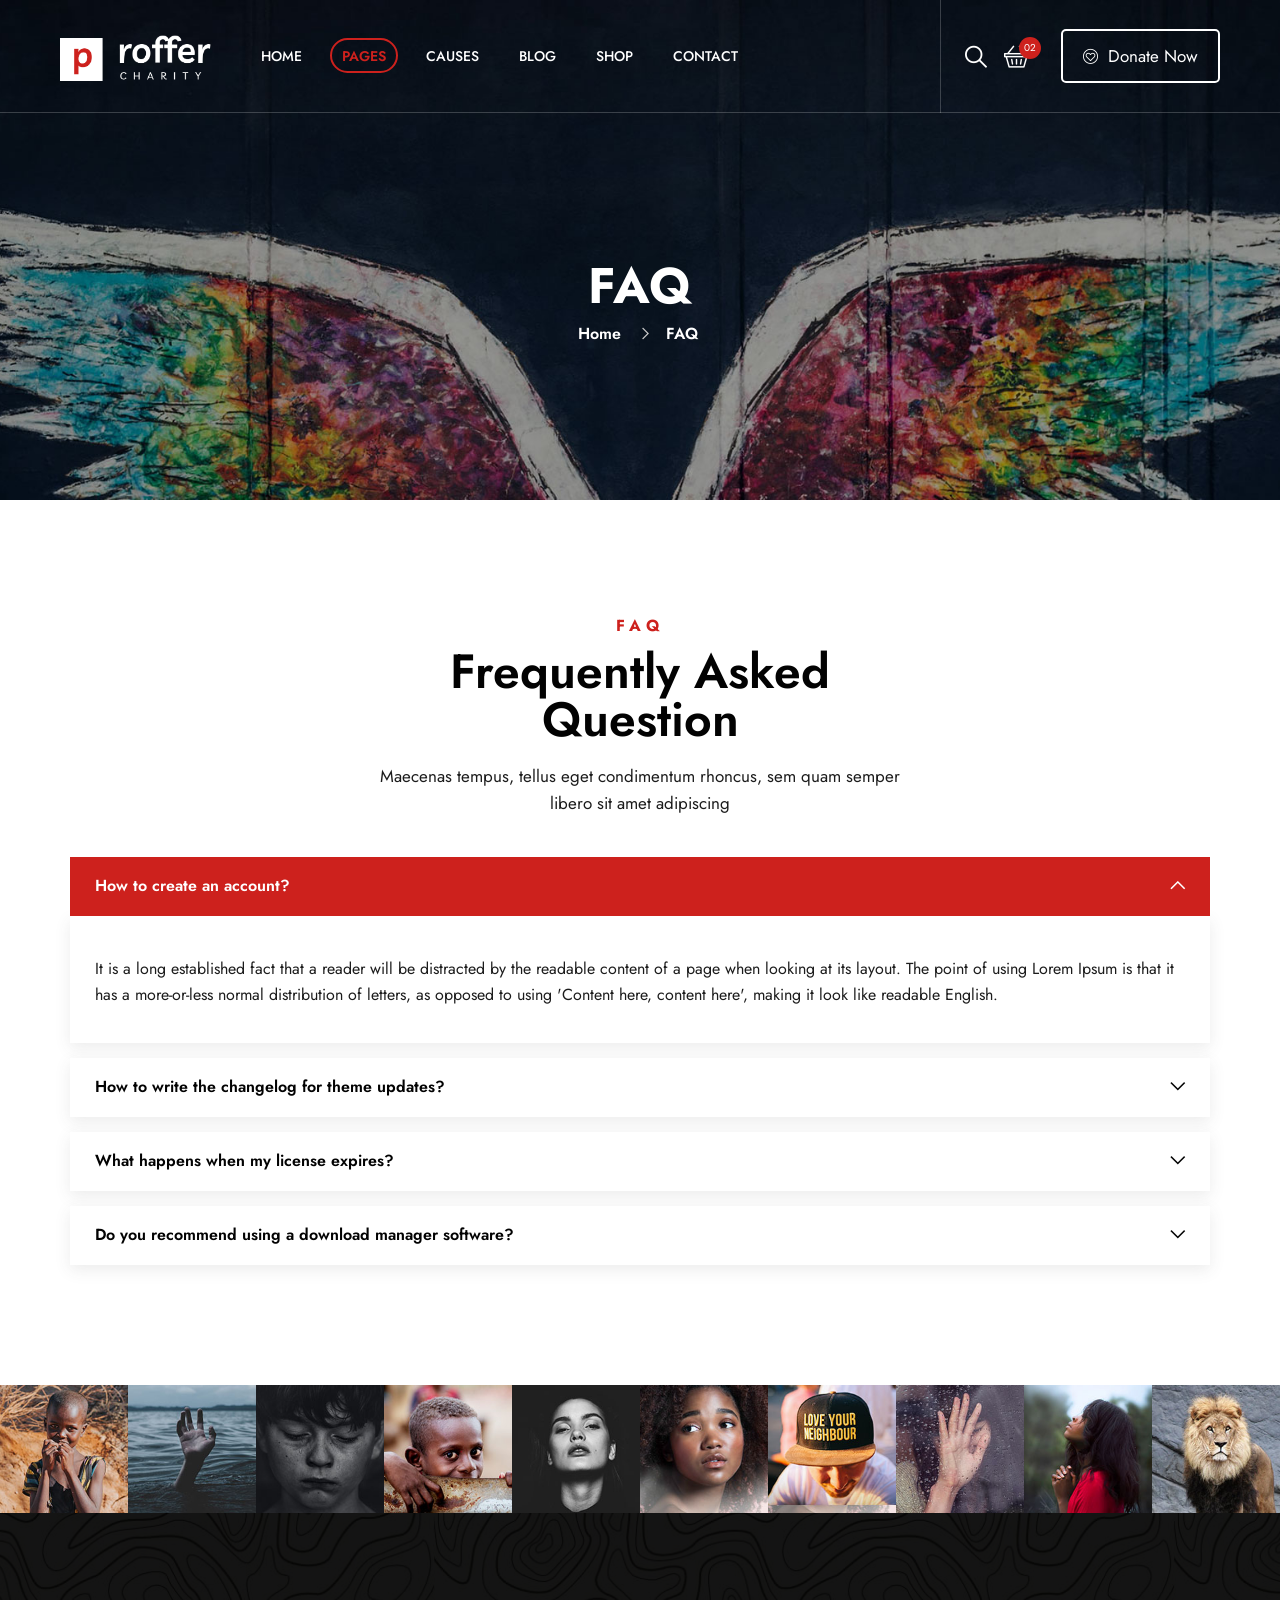
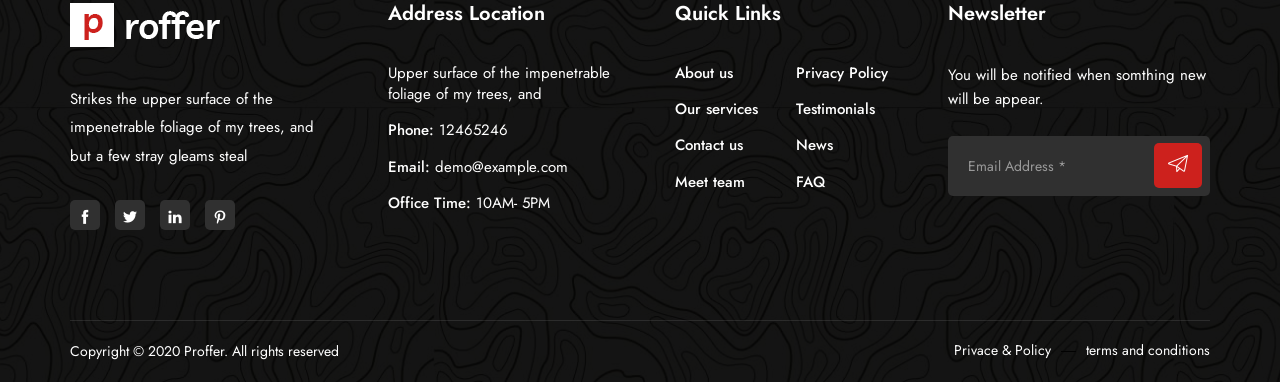
<file: faq.html>
<!DOCTYPE html>
<html lang="en">
<head>
    <meta charset="utf-8">
    <meta http-equiv="X-UA-Compatible" content="IE=edge">
    <meta name="viewport" content="width=device-width, initial-scale=1">
    <meta name="author" content="irstheme">

    <title> Proffer - Fundraising & Charity HTML Template </title>
    
    <link href="assets/css/themify-icons.css" rel="stylesheet">
    <link href="assets/css/flaticon.css" rel="stylesheet">
    <link href="assets/css/bootstrap.min.css" rel="stylesheet">
    <link href="assets/css/animate.css" rel="stylesheet">
    <link href="assets/css/owl.carousel.css" rel="stylesheet">
    <link href="assets/css/owl.theme.css" rel="stylesheet">
    <link href="assets/css/slick.css" rel="stylesheet">
    <link href="assets/css/slick-theme.css" rel="stylesheet">
    <link href="assets/css/swiper.min.css" rel="stylesheet">
    <link href="assets/css/bootstrap-touchspin.css" rel="stylesheet">
    <link href="assets/css/owl.transitions.css" rel="stylesheet">
    <link href="assets/css/jquery.fancybox.css" rel="stylesheet">
    <link href="assets/css/style.css" rel="stylesheet">

    <!-- HTML5 shim and Respond.js for IE8 support of HTML5 elements and media queries -->
    <!--[if lt IE 9]>
    <script src="https://oss.maxcdn.com/html5shiv/3.7.3/html5shiv.min.js"></script>
    <script src="https://oss.maxcdn.com/respond/1.4.2/respond.min.js"></script>
    <![endif]-->

</head>

<body>

    <!-- start page-wrapper -->
    <div class="page-wrapper">

        <!-- start preloader -->
        <div class="preloader">
            <div class="preloader-inner">
                <div class="double-bounce1"></div>
                <div class="double-bounce2"></div>
            </div>
        </div>
        <!-- end preloader -->

        <!-- Start header -->
        <header id="header" class="site-header header-style-1">
            <nav class="navigation navbar navbar-default">
                <div class="container-fluid">
                    <div class="navbar-header">
                        <button type="button" class="open-btn">
                            <span class="sr-only">Toggle navigation</span>
                            <span class="icon-bar"></span>
                            <span class="icon-bar"></span>
                            <span class="icon-bar"></span>
                        </button>
                        <a class="navbar-brand" href="index.html"><img src="assets/images/logo.png" alt></a>
                    </div>
                    <div id="navbar" class="navbar-collapse collapse navbar-left navigation-holder">
                        <button class="close-navbar"><i class="ti-close"></i></button>
                        <ul class="nav navbar-nav">
                            <li class="menu-item-has-children">
                                <a href="#">Home</a>
                                <ul class="sub-menu">
                                    <li><a href="index.html">Home style 1</a></li>
                                    <li><a href="index-2.html">Home style 2</a></li>
                                    <li><a href="index-3.html">Home style 3</a></li>
                                    <li class="menu-item-has-children">
                                        <a href="#Level3">Third level</a>
                                        <ul class="sub-menu">
                                            <li><a href="#">Level 3</a></li>
                                            <li><a href="#">Level 3</a></li>
                                            <li><a href="#">Level 3</a></li>
                                        </ul>
                                    </li>
                                </ul>
                            </li>
                            <li class="menu-item-has-children current-menu-parent">
                                <a href="#">Pages</a>
                                <ul class="sub-menu">
                                    <li><a href="about.html">About</a></li>
                                    <li><a href="contact.html">Contact</a></li>
                                    <li><a href="testimonials.html">Testimonials</a></li>
                                    <li><a href="team.html">Team</a></li>
                                    <li><a href="team-single.html">Team single</a></li>
                                    <li class="current-menu-item"><a href="faq.html">FAQ</a></li>
                                    <li><a href="404.html">404</a></li>
                                    <li><a href="events.html">Events</a></li>
                                    <li><a href="event-single.html">Event single</a></li>
                                </ul>
                            </li>
                            <li class="menu-item-has-children">
                                <a href="#">Causes</a>
                                <ul class="sub-menu">
                                    <li><a href="causes.html">Causes</a></li>
                                    <li><a href="case-single.html">Causes single</a></li>
                                </ul>
                            </li>
                            <li class="menu-item-has-children">
                                <a href="#">Blog</a>
                                <ul class="sub-menu">
                                    <li><a href="blog.html">Blog default</a></li>
                                    <li><a href="blog-left-sidebar.html">Blog left sidebar</a></li>
                                    <li><a href="blog-fullwidth.html">Blog full width</a></li>
                                    <li class="menu-item-has-children">
                                        <a href="#Level3">Blog details</a>
                                        <ul class="sub-menu">
                                            <li><a href="blog-single.html">Blog details</a></li>
                                            <li><a href="blog-single-left-sidebar.html">Blog details left sidebar</a></li>
                                            <li><a href="blog-single-fullwidth.html">Blog details full width</a></li>
                                        </ul>
                                    </li>
                                </ul>
                            </li>
                            <li class="menu-item-has-children">
                                <a href="#">Shop</a>
                                <ul class="sub-menu">
                                    <li><a href="shop.html">Shop</a></li>
                                    <li><a href="shop-single.html">Shop single</a></li>
                                </ul>
                            </li>
                            <li><a href="contact.html">Contact</a></li>
                        </ul>
                    </div><!-- end of nav-collapse -->

                    <div class="cart-search-contact">
                        <div class="header-search-form-wrapper">
                            <button class="search-toggle-btn"><i class="fi flaticon-search"></i></button>
                            <div class="header-search-form">
                                <form>
                                    <div>
                                        <input type="text" class="form-control" placeholder="Search here...">
                                        <button type="submit"><i class="ti-search"></i></button>
                                    </div>
                                </form>
                            </div>
                        </div>
                        <div class="mini-cart">
                            <button class="cart-toggle-btn"> <i class="fi flaticon-shopping-basket"></i> <span class="cart-count">02</span></button>
                            <div class="mini-cart-content">
                                <div class="mini-cart-items">
                                    <div class="mini-cart-item clearfix">
                                        <div class="mini-cart-item-image">
                                            <a href="#"><img src="assets/images/shop/mini-cart/img-1.jpg" alt></a>
                                        </div>
                                        <div class="mini-cart-item-des">
                                            <a href="#">Hoodi with zipper</a>
                                            <span class="mini-cart-item-price">$20.15</span>
                                            <span class="mini-cart-item-quantity">x 1</span>
                                        </div>
                                    </div>
                                    <div class="mini-cart-item clearfix">
                                        <div class="mini-cart-item-image">
                                            <a href="#"><img src="assets/images/shop/mini-cart/img-2.jpg" alt></a>
                                        </div>
                                        <div class="mini-cart-item-des">
                                            <a href="#">Ninja T-shirt</a>
                                            <span class="mini-cart-item-price">$13.25</span>
                                            <span class="mini-cart-item-quantity">x 2</span>
                                        </div>
                                    </div>
                                </div>
                                <div class="mini-cart-action clearfix">
                                    <span class="mini-checkout-price">$215.14</span>
                                    <a href="#" class="view-cart-btn">View Cart</a>
                                </div>
                            </div>
                        </div>
                        <div class="donate-btn">
                            <a href="#" class="theme-btn-s1"><i class="fi flaticon-like"></i> Donate Now</a>
                        </div>
                    </div>

                </div><!-- end of container -->
            </nav>
        </header>
        <!-- end of header -->


        <!-- start page-title -->
        <section class="page-title">
            <div class="page-title-container">
                <div class="page-title-wrapper">
                    <div class="container">
                        <div class="row">
                            <div class="col col-xs-12">
                                <h2>FAQ</h2>
                                <ol class="breadcrumb">
                                    <li><a href="index.html">Home</a></li>
                                    <li>FAQ</li>
                                </ol>
                            </div>
                        </div> <!-- end row -->
                    </div> <!-- end container -->
                </div>
            </div>
        </section>
        <!-- end page-title -->


        <!-- start faq-pg-section -->
        <section class="faq-pg-section section-padding">
            <div class="container">
                <div class="row">
                    <div class="col col-lg-6 col-lg-offset-3 col-md-8 col-md-offset-2 col-sm-10 col-sm-offset-1">
                        <div class="section-title-s3">
                            <div class="icon">
                                <i class="fi flaticon-suitcase"></i>
                            </div>
                            <span>FAQ</span>
                            <h2>Frequently Asked Question</h2>
                            <p>Maecenas tempus, tellus eget condimentum rhoncus, sem quam semper libero sit amet adipiscing</p>
                        </div>
                    </div>
                </div>
                               
                <div class="row">
                    <div class="col col-xs-12">
                        <div class="panel-group faq-accordion theme-accordion-s1" id="accordion">
                            <div class="panel panel-default">
                                <div class="panel-heading">
                                    <a data-toggle="collapse" data-parent="#accordion" href="#collapse-1" aria-expanded="true">How to create an account?</a>
                                </div>
                                <div id="collapse-1" class="panel-collapse collapse in">
                                    <div class="panel-body">
                                        <p>It is a long established fact that a reader will be distracted by the readable content of a page when looking at its layout. The point of using Lorem Ipsum is that it has a more-or-less normal distribution of letters, as opposed to using 'Content here, content here', making it look like readable English. </p>
                                    </div>
                                </div>
                            </div>

                            <div class="panel panel-default">
                                <div class="panel-heading">
                                    <a class="collapsed" data-toggle="collapse" data-parent="#accordion" href="#collapse-2">How to write the changelog for theme updates?</a>
                                </div>
                                <div id="collapse-2" class="panel-collapse collapse">
                                    <div class="panel-body">
                                        <p>It is a long established fact that a reader will be distracted by the readable content of a page when looking at its layout. The point of using Lorem Ipsum is that it has a more-or-less normal distribution of letters, as opposed to using 'Content here, content here', making it look like readable English. </p>
                                    </div>
                                </div>
                            </div>

                            <div class="panel panel-default">
                                <div class="panel-heading">
                                    <a class="collapsed" data-toggle="collapse" data-parent="#accordion" href="#collapse-3">What happens when my license expires?</a>
                                </div>
                                <div id="collapse-3" class="panel-collapse collapse">
                                    <div class="panel-body">
                                        <p>It is a long established fact that a reader will be distracted by the readable content of a page when looking at its layout. The point of using Lorem Ipsum is that it has a more-or-less normal distribution of letters, as opposed to using 'Content here, content here', making it look like readable English. </p>
                                    </div>
                                </div>
                            </div>

                            <div class="panel panel-default">
                                <div class="panel-heading">
                                    <a class="collapsed" data-toggle="collapse" data-parent="#accordion" href="#collapse-4">Do you recommend using a download manager software?</a>
                                </div>
                                <div id="collapse-4" class="panel-collapse collapse">
                                    <div class="panel-body">
                                        <p>It is a long established fact that a reader will be distracted by the readable content of a page when looking at its layout. The point of using Lorem Ipsum is that it has a more-or-less normal distribution of letters, as opposed to using 'Content here, content here', making it look like readable English. </p>
                                    </div>
                                </div>
                            </div>
                        </div>
                    </div>
                </div>    
            </div> <!-- end container -->
        </section> 
        <!-- end faq-pg-section -->       


        <!-- start instagram-section -->
        <section class="instagram-section">
            <h2 class="hidden">Instagran</h2>
            <div class="instagram-grids">
                <div class="grid">
                    <a href="#"><img src="assets/images/instagram/img-1.jpg" alt></a>
                </div>
                <div class="grid">
                    <a href="#"><img src="assets/images/instagram/img-2.jpg" alt></a>
                </div>
                <div class="grid">
                    <a href="#"><img src="assets/images/instagram/img-3.jpg" alt></a>
                </div>
                <div class="grid">
                    <a href="#"><img src="assets/images/instagram/img-4.jpg" alt></a>
                </div>
                <div class="grid">
                    <a href="#"><img src="assets/images/instagram/img-5.jpg" alt></a>
                </div>
                <div class="grid">
                    <a href="#"><img src="assets/images/instagram/img-6.jpg" alt></a>
                </div>
                <div class="grid">
                    <a href="#"><img src="assets/images/instagram/img-7.jpg" alt></a>
                </div>
                <div class="grid">
                    <a href="#"><img src="assets/images/instagram/img-8.jpg" alt></a>
                </div>
                <div class="grid">
                    <a href="#"><img src="assets/images/instagram/img-9.jpg" alt></a>
                </div>
                <div class="grid">
                    <a href="#"><img src="assets/images/instagram/img-10.jpg" alt></a>
                </div>
            </div>
        </section>
        <!-- end instagram-section -->


        <!-- start site-footer -->
        <footer class="site-footer">
            <div class="upper-footer">
                <div class="container">
                    <div class="row">
                        <div class="col col-lg-3 col-md-3 col-sm-6">
                            <div class="widget about-widget">
                                <div class="widget-title">
                                    <h3>
                                        <span class="hidden">About us</span>
                                        <img src="assets/images/footer-logo.png" alt>
                                    </h3>
                                </div>
                                <p>Strikes the upper surface of the impenetrable foliage of my trees, and but a few stray gleams steal</p>
                                <div class="social-icons">
                                    <ul>
                                        <li><a href="#"><i class="ti-facebook"></i></a></li>
                                        <li><a href="#"><i class="ti-twitter-alt"></i></a></li>
                                        <li><a href="#"><i class="ti-linkedin"></i></a></li>
                                        <li><a href="#"><i class="ti-pinterest"></i></a></li>
                                    </ul>
                                </div>
                            </div>
                        </div>
                        <div class="col col-lg-3 col-md-3 col-sm-6">
                            <div class="widget contact-widget service-link-widget">
                                <div class="widget-title">
                                    <h3>Address Location</h3>
                                </div>
                                <ul>
                                    <li>Upper surface of the impenetrable foliage of my trees, and</li>
                                    <li><span>Phone:</span> 12465246</li>
                                    <li><span>Email:</span> demo@example.com</li>
                                    <li><span>Office Time:</span> 10AM- 5PM</li>
                                </ul>
                            </div>
                        </div>
                        <div class="col col-lg-3 col-md-3 col-sm-6">
                            <div class="widget link-widget">
                                <div class="widget-title">
                                    <h3>Quick Links</h3>
                                </div>
                                <ul>
                                    <li><a href="#">About us</a></li>
                                    <li><a href="#">Our services</a></li>
                                    <li><a href="#">Contact us</a></li>
                                    <li><a href="#">Meet team</a></li>
                                </ul>
                                <ul>
                                    <li><a href="#">Privacy Policy</a></li>
                                    <li><a href="#">Testimonials</a></li>
                                    <li><a href="#">News</a></li>
                                    <li><a href="#">FAQ</a></li>
                                </ul>
                            </div>
                        </div>
                        <div class="col col-lg-3 col-md-3 col-sm-6">
                            <div class="widget newsletter-widget">
                                <div class="widget-title">
                                    <h3>Newsletter</h3>
                                </div>
                                <p>You will be notified when somthing new will be appear.</p>
                                <form>
                                    <div class="input-1">
                                        <input type="email" class="form-control" placeholder="Email Address *" required>
                                    </div>
                                    <div class="submit clearfix">
                                        <button type="submit"><i class="fi flaticon-paper-plane"></i></button>
                                    </div>
                                </form>
                            </div>
                        </div>
                    </div>
                </div> <!-- end container -->
            </div>
            <div class="lower-footer">
                <div class="container">
                    <div class="row">
                        <div class="separator"></div>
                        <div class="col col-xs-12">
                            <p class="copyright">Copyright &copy; 2020 Proffer. All rights reserved</p>
                            <div class="extra-link">
                                <ul>
                                    <li><a href="#">Privace & Policy</a></li>
                                    <li><a href="#">terms and conditions</a></li>
                                </ul>
                            </div>
                        </div>
                    </div>
                </div>
            </div>
        </footer>
        <!-- end site-footer -->
    </div>
    <!-- end of page-wrapper -->



    <!-- All JavaScript files
    ================================================== -->
    <script src="assets/js/jquery.min.js"></script>
    <script src="assets/js/bootstrap.min.js"></script>

    <!-- Plugins for this template -->
    <script src="assets/js/jquery-plugin-collection.js"></script>

    <!-- Custom script for this template -->
    <script src="assets/js/script.js"></script>
</body>
</html>
</file>
<file: assets/css/themify-icons.css>
@font-face {
	font-family: 'themify';
	src:url('../fonts/themify.eot?-fvbane');
	src:url('../fonts/themify.eot?#iefix-fvbane') format('embedded-opentype'),
		url('../fonts/themify.woff?-fvbane') format('woff'),
		url('../fonts/themify.ttf?-fvbane') format('truetype'),
		url('../fonts/themify.svg?-fvbane#themify') format('svg');
	font-weight: normal;
	font-style: normal;
}

[class^="ti-"], [class*=" ti-"] {
	font-family: 'themify';
	speak: none;
	font-style: normal;
	font-weight: normal;
	font-variant: normal;
	text-transform: none;
	line-height: 1;

	/* Better Font Rendering =========== */
	-webkit-font-smoothing: antialiased;
	-moz-osx-font-smoothing: grayscale;
}

.ti-wand:before {
	content: "\e600";
}
.ti-volume:before {
	content: "\e601";
}
.ti-user:before {
	content: "\e602";
}
.ti-unlock:before {
	content: "\e603";
}
.ti-unlink:before {
	content: "\e604";
}
.ti-trash:before {
	content: "\e605";
}
.ti-thought:before {
	content: "\e606";
}
.ti-target:before {
	content: "\e607";
}
.ti-tag:before {
	content: "\e608";
}
.ti-tablet:before {
	content: "\e609";
}
.ti-star:before {
	content: "\e60a";
}
.ti-spray:before {
	content: "\e60b";
}
.ti-signal:before {
	content: "\e60c";
}
.ti-shopping-cart:before {
	content: "\e60d";
}
.ti-shopping-cart-full:before {
	content: "\e60e";
}
.ti-settings:before {
	content: "\e60f";
}
.ti-search:before {
	content: "\e610";
}
.ti-zoom-in:before {
	content: "\e611";
}
.ti-zoom-out:before {
	content: "\e612";
}
.ti-cut:before {
	content: "\e613";
}
.ti-ruler:before {
	content: "\e614";
}
.ti-ruler-pencil:before {
	content: "\e615";
}
.ti-ruler-alt:before {
	content: "\e616";
}
.ti-bookmark:before {
	content: "\e617";
}
.ti-bookmark-alt:before {
	content: "\e618";
}
.ti-reload:before {
	content: "\e619";
}
.ti-plus:before {
	content: "\e61a";
}
.ti-pin:before {
	content: "\e61b";
}
.ti-pencil:before {
	content: "\e61c";
}
.ti-pencil-alt:before {
	content: "\e61d";
}
.ti-paint-roller:before {
	content: "\e61e";
}
.ti-paint-bucket:before {
	content: "\e61f";
}
.ti-na:before {
	content: "\e620";
}
.ti-mobile:before {
	content: "\e621";
}
.ti-minus:before {
	content: "\e622";
}
.ti-medall:before {
	content: "\e623";
}
.ti-medall-alt:before {
	content: "\e624";
}
.ti-marker:before {
	content: "\e625";
}
.ti-marker-alt:before {
	content: "\e626";
}
.ti-arrow-up:before {
	content: "\e627";
}
.ti-arrow-right:before {
	content: "\e628";
}
.ti-arrow-left:before {
	content: "\e629";
}
.ti-arrow-down:before {
	content: "\e62a";
}
.ti-lock:before {
	content: "\e62b";
}
.ti-location-arrow:before {
	content: "\e62c";
}
.ti-link:before {
	content: "\e62d";
}
.ti-layout:before {
	content: "\e62e";
}
.ti-layers:before {
	content: "\e62f";
}
.ti-layers-alt:before {
	content: "\e630";
}
.ti-key:before {
	content: "\e631";
}
.ti-import:before {
	content: "\e632";
}
.ti-image:before {
	content: "\e633";
}
.ti-heart:before {
	content: "\e634";
}
.ti-heart-broken:before {
	content: "\e635";
}
.ti-hand-stop:before {
	content: "\e636";
}
.ti-hand-open:before {
	content: "\e637";
}
.ti-hand-drag:before {
	content: "\e638";
}
.ti-folder:before {
	content: "\e639";
}
.ti-flag:before {
	content: "\e63a";
}
.ti-flag-alt:before {
	content: "\e63b";
}
.ti-flag-alt-2:before {
	content: "\e63c";
}
.ti-eye:before {
	content: "\e63d";
}
.ti-export:before {
	content: "\e63e";
}
.ti-exchange-vertical:before {
	content: "\e63f";
}
.ti-desktop:before {
	content: "\e640";
}
.ti-cup:before {
	content: "\e641";
}
.ti-crown:before {
	content: "\e642";
}
.ti-comments:before {
	content: "\e643";
}
.ti-comment:before {
	content: "\e644";
}
.ti-comment-alt:before {
	content: "\e645";
}
.ti-close:before {
	content: "\e646";
}
.ti-clip:before {
	content: "\e647";
}
.ti-angle-up:before {
	content: "\e648";
}
.ti-angle-right:before {
	content: "\e649";
}
.ti-angle-left:before {
	content: "\e64a";
}
.ti-angle-down:before {
	content: "\e64b";
}
.ti-check:before {
	content: "\e64c";
}
.ti-check-box:before {
	content: "\e64d";
}
.ti-camera:before {
	content: "\e64e";
}
.ti-announcement:before {
	content: "\e64f";
}
.ti-brush:before {
	content: "\e650";
}
.ti-briefcase:before {
	content: "\e651";
}
.ti-bolt:before {
	content: "\e652";
}
.ti-bolt-alt:before {
	content: "\e653";
}
.ti-blackboard:before {
	content: "\e654";
}
.ti-bag:before {
	content: "\e655";
}
.ti-move:before {
	content: "\e656";
}
.ti-arrows-vertical:before {
	content: "\e657";
}
.ti-arrows-horizontal:before {
	content: "\e658";
}
.ti-fullscreen:before {
	content: "\e659";
}
.ti-arrow-top-right:before {
	content: "\e65a";
}
.ti-arrow-top-left:before {
	content: "\e65b";
}
.ti-arrow-circle-up:before {
	content: "\e65c";
}
.ti-arrow-circle-right:before {
	content: "\e65d";
}
.ti-arrow-circle-left:before {
	content: "\e65e";
}
.ti-arrow-circle-down:before {
	content: "\e65f";
}
.ti-angle-double-up:before {
	content: "\e660";
}
.ti-angle-double-right:before {
	content: "\e661";
}
.ti-angle-double-left:before {
	content: "\e662";
}
.ti-angle-double-down:before {
	content: "\e663";
}
.ti-zip:before {
	content: "\e664";
}
.ti-world:before {
	content: "\e665";
}
.ti-wheelchair:before {
	content: "\e666";
}
.ti-view-list:before {
	content: "\e667";
}
.ti-view-list-alt:before {
	content: "\e668";
}
.ti-view-grid:before {
	content: "\e669";
}
.ti-uppercase:before {
	content: "\e66a";
}
.ti-upload:before {
	content: "\e66b";
}
.ti-underline:before {
	content: "\e66c";
}
.ti-truck:before {
	content: "\e66d";
}
.ti-timer:before {
	content: "\e66e";
}
.ti-ticket:before {
	content: "\e66f";
}
.ti-thumb-up:before {
	content: "\e670";
}
.ti-thumb-down:before {
	content: "\e671";
}
.ti-text:before {
	content: "\e672";
}
.ti-stats-up:before {
	content: "\e673";
}
.ti-stats-down:before {
	content: "\e674";
}
.ti-split-v:before {
	content: "\e675";
}
.ti-split-h:before {
	content: "\e676";
}
.ti-smallcap:before {
	content: "\e677";
}
.ti-shine:before {
	content: "\e678";
}
.ti-shift-right:before {
	content: "\e679";
}
.ti-shift-left:before {
	content: "\e67a";
}
.ti-shield:before {
	content: "\e67b";
}
.ti-notepad:before {
	content: "\e67c";
}
.ti-server:before {
	content: "\e67d";
}
.ti-quote-right:before {
	content: "\e67e";
}
.ti-quote-left:before {
	content: "\e67f";
}
.ti-pulse:before {
	content: "\e680";
}
.ti-printer:before {
	content: "\e681";
}
.ti-power-off:before {
	content: "\e682";
}
.ti-plug:before {
	content: "\e683";
}
.ti-pie-chart:before {
	content: "\e684";
}
.ti-paragraph:before {
	content: "\e685";
}
.ti-panel:before {
	content: "\e686";
}
.ti-package:before {
	content: "\e687";
}
.ti-music:before {
	content: "\e688";
}
.ti-music-alt:before {
	content: "\e689";
}
.ti-mouse:before {
	content: "\e68a";
}
.ti-mouse-alt:before {
	content: "\e68b";
}
.ti-money:before {
	content: "\e68c";
}
.ti-microphone:before {
	content: "\e68d";
}
.ti-menu:before {
	content: "\e68e";
}
.ti-menu-alt:before {
	content: "\e68f";
}
.ti-map:before {
	content: "\e690";
}
.ti-map-alt:before {
	content: "\e691";
}
.ti-loop:before {
	content: "\e692";
}
.ti-location-pin:before {
	content: "\e693";
}
.ti-list:before {
	content: "\e694";
}
.ti-light-bulb:before {
	content: "\e695";
}
.ti-Italic:before {
	content: "\e696";
}
.ti-info:before {
	content: "\e697";
}
.ti-infinite:before {
	content: "\e698";
}
.ti-id-badge:before {
	content: "\e699";
}
.ti-hummer:before {
	content: "\e69a";
}
.ti-home:before {
	content: "\e69b";
}
.ti-help:before {
	content: "\e69c";
}
.ti-headphone:before {
	content: "\e69d";
}
.ti-harddrives:before {
	content: "\e69e";
}
.ti-harddrive:before {
	content: "\e69f";
}
.ti-gift:before {
	content: "\e6a0";
}
.ti-game:before {
	content: "\e6a1";
}
.ti-filter:before {
	content: "\e6a2";
}
.ti-files:before {
	content: "\e6a3";
}
.ti-file:before {
	content: "\e6a4";
}
.ti-eraser:before {
	content: "\e6a5";
}
.ti-envelope:before {
	content: "\e6a6";
}
.ti-download:before {
	content: "\e6a7";
}
.ti-direction:before {
	content: "\e6a8";
}
.ti-direction-alt:before {
	content: "\e6a9";
}
.ti-dashboard:before {
	content: "\e6aa";
}
.ti-control-stop:before {
	content: "\e6ab";
}
.ti-control-shuffle:before {
	content: "\e6ac";
}
.ti-control-play:before {
	content: "\e6ad";
}
.ti-control-pause:before {
	content: "\e6ae";
}
.ti-control-forward:before {
	content: "\e6af";
}
.ti-control-backward:before {
	content: "\e6b0";
}
.ti-cloud:before {
	content: "\e6b1";
}
.ti-cloud-up:before {
	content: "\e6b2";
}
.ti-cloud-down:before {
	content: "\e6b3";
}
.ti-clipboard:before {
	content: "\e6b4";
}
.ti-car:before {
	content: "\e6b5";
}
.ti-calendar:before {
	content: "\e6b6";
}
.ti-book:before {
	content: "\e6b7";
}
.ti-bell:before {
	content: "\e6b8";
}
.ti-basketball:before {
	content: "\e6b9";
}
.ti-bar-chart:before {
	content: "\e6ba";
}
.ti-bar-chart-alt:before {
	content: "\e6bb";
}
.ti-back-right:before {
	content: "\e6bc";
}
.ti-back-left:before {
	content: "\e6bd";
}
.ti-arrows-corner:before {
	content: "\e6be";
}
.ti-archive:before {
	content: "\e6bf";
}
.ti-anchor:before {
	content: "\e6c0";
}
.ti-align-right:before {
	content: "\e6c1";
}
.ti-align-left:before {
	content: "\e6c2";
}
.ti-align-justify:before {
	content: "\e6c3";
}
.ti-align-center:before {
	content: "\e6c4";
}
.ti-alert:before {
	content: "\e6c5";
}
.ti-alarm-clock:before {
	content: "\e6c6";
}
.ti-agenda:before {
	content: "\e6c7";
}
.ti-write:before {
	content: "\e6c8";
}
.ti-window:before {
	content: "\e6c9";
}
.ti-widgetized:before {
	content: "\e6ca";
}
.ti-widget:before {
	content: "\e6cb";
}
.ti-widget-alt:before {
	content: "\e6cc";
}
.ti-wallet:before {
	content: "\e6cd";
}
.ti-video-clapper:before {
	content: "\e6ce";
}
.ti-video-camera:before {
	content: "\e6cf";
}
.ti-vector:before {
	content: "\e6d0";
}
.ti-themify-logo:before {
	content: "\e6d1";
}
.ti-themify-favicon:before {
	content: "\e6d2";
}
.ti-themify-favicon-alt:before {
	content: "\e6d3";
}
.ti-support:before {
	content: "\e6d4";
}
.ti-stamp:before {
	content: "\e6d5";
}
.ti-split-v-alt:before {
	content: "\e6d6";
}
.ti-slice:before {
	content: "\e6d7";
}
.ti-shortcode:before {
	content: "\e6d8";
}
.ti-shift-right-alt:before {
	content: "\e6d9";
}
.ti-shift-left-alt:before {
	content: "\e6da";
}
.ti-ruler-alt-2:before {
	content: "\e6db";
}
.ti-receipt:before {
	content: "\e6dc";
}
.ti-pin2:before {
	content: "\e6dd";
}
.ti-pin-alt:before {
	content: "\e6de";
}
.ti-pencil-alt2:before {
	content: "\e6df";
}
.ti-palette:before {
	content: "\e6e0";
}
.ti-more:before {
	content: "\e6e1";
}
.ti-more-alt:before {
	content: "\e6e2";
}
.ti-microphone-alt:before {
	content: "\e6e3";
}
.ti-magnet:before {
	content: "\e6e4";
}
.ti-line-double:before {
	content: "\e6e5";
}
.ti-line-dotted:before {
	content: "\e6e6";
}
.ti-line-dashed:before {
	content: "\e6e7";
}
.ti-layout-width-full:before {
	content: "\e6e8";
}
.ti-layout-width-default:before {
	content: "\e6e9";
}
.ti-layout-width-default-alt:before {
	content: "\e6ea";
}
.ti-layout-tab:before {
	content: "\e6eb";
}
.ti-layout-tab-window:before {
	content: "\e6ec";
}
.ti-layout-tab-v:before {
	content: "\e6ed";
}
.ti-layout-tab-min:before {
	content: "\e6ee";
}
.ti-layout-slider:before {
	content: "\e6ef";
}
.ti-layout-slider-alt:before {
	content: "\e6f0";
}
.ti-layout-sidebar-right:before {
	content: "\e6f1";
}
.ti-layout-sidebar-none:before {
	content: "\e6f2";
}
.ti-layout-sidebar-left:before {
	content: "\e6f3";
}
.ti-layout-placeholder:before {
	content: "\e6f4";
}
.ti-layout-menu:before {
	content: "\e6f5";
}
.ti-layout-menu-v:before {
	content: "\e6f6";
}
.ti-layout-menu-separated:before {
	content: "\e6f7";
}
.ti-layout-menu-full:before {
	content: "\e6f8";
}
.ti-layout-media-right-alt:before {
	content: "\e6f9";
}
.ti-layout-media-right:before {
	content: "\e6fa";
}
.ti-layout-media-overlay:before {
	content: "\e6fb";
}
.ti-layout-media-overlay-alt:before {
	content: "\e6fc";
}
.ti-layout-media-overlay-alt-2:before {
	content: "\e6fd";
}
.ti-layout-media-left-alt:before {
	content: "\e6fe";
}
.ti-layout-media-left:before {
	content: "\e6ff";
}
.ti-layout-media-center-alt:before {
	content: "\e700";
}
.ti-layout-media-center:before {
	content: "\e701";
}
.ti-layout-list-thumb:before {
	content: "\e702";
}
.ti-layout-list-thumb-alt:before {
	content: "\e703";
}
.ti-layout-list-post:before {
	content: "\e704";
}
.ti-layout-list-large-image:before {
	content: "\e705";
}
.ti-layout-line-solid:before {
	content: "\e706";
}
.ti-layout-grid4:before {
	content: "\e707";
}
.ti-layout-grid3:before {
	content: "\e708";
}
.ti-layout-grid2:before {
	content: "\e709";
}
.ti-layout-grid2-thumb:before {
	content: "\e70a";
}
.ti-layout-cta-right:before {
	content: "\e70b";
}
.ti-layout-cta-left:before {
	content: "\e70c";
}
.ti-layout-cta-center:before {
	content: "\e70d";
}
.ti-layout-cta-btn-right:before {
	content: "\e70e";
}
.ti-layout-cta-btn-left:before {
	content: "\e70f";
}
.ti-layout-column4:before {
	content: "\e710";
}
.ti-layout-column3:before {
	content: "\e711";
}
.ti-layout-column2:before {
	content: "\e712";
}
.ti-layout-accordion-separated:before {
	content: "\e713";
}
.ti-layout-accordion-merged:before {
	content: "\e714";
}
.ti-layout-accordion-list:before {
	content: "\e715";
}
.ti-ink-pen:before {
	content: "\e716";
}
.ti-info-alt:before {
	content: "\e717";
}
.ti-help-alt:before {
	content: "\e718";
}
.ti-headphone-alt:before {
	content: "\e719";
}
.ti-hand-point-up:before {
	content: "\e71a";
}
.ti-hand-point-right:before {
	content: "\e71b";
}
.ti-hand-point-left:before {
	content: "\e71c";
}
.ti-hand-point-down:before {
	content: "\e71d";
}
.ti-gallery:before {
	content: "\e71e";
}
.ti-face-smile:before {
	content: "\e71f";
}
.ti-face-sad:before {
	content: "\e720";
}
.ti-credit-card:before {
	content: "\e721";
}
.ti-control-skip-forward:before {
	content: "\e722";
}
.ti-control-skip-backward:before {
	content: "\e723";
}
.ti-control-record:before {
	content: "\e724";
}
.ti-control-eject:before {
	content: "\e725";
}
.ti-comments-smiley:before {
	content: "\e726";
}
.ti-brush-alt:before {
	content: "\e727";
}
.ti-youtube:before {
	content: "\e728";
}
.ti-vimeo:before {
	content: "\e729";
}
.ti-twitter:before {
	content: "\e72a";
}
.ti-time:before {
	content: "\e72b";
}
.ti-tumblr:before {
	content: "\e72c";
}
.ti-skype:before {
	content: "\e72d";
}
.ti-share:before {
	content: "\e72e";
}
.ti-share-alt:before {
	content: "\e72f";
}
.ti-rocket:before {
	content: "\e730";
}
.ti-pinterest:before {
	content: "\e731";
}
.ti-new-window:before {
	content: "\e732";
}
.ti-microsoft:before {
	content: "\e733";
}
.ti-list-ol:before {
	content: "\e734";
}
.ti-linkedin:before {
	content: "\e735";
}
.ti-layout-sidebar-2:before {
	content: "\e736";
}
.ti-layout-grid4-alt:before {
	content: "\e737";
}
.ti-layout-grid3-alt:before {
	content: "\e738";
}
.ti-layout-grid2-alt:before {
	content: "\e739";
}
.ti-layout-column4-alt:before {
	content: "\e73a";
}
.ti-layout-column3-alt:before {
	content: "\e73b";
}
.ti-layout-column2-alt:before {
	content: "\e73c";
}
.ti-instagram:before {
	content: "\e73d";
}
.ti-google:before {
	content: "\e73e";
}
.ti-github:before {
	content: "\e73f";
}
.ti-flickr:before {
	content: "\e740";
}
.ti-facebook:before {
	content: "\e741";
}
.ti-dropbox:before {
	content: "\e742";
}
.ti-dribbble:before {
	content: "\e743";
}
.ti-apple:before {
	content: "\e744";
}
.ti-android:before {
	content: "\e745";
}
.ti-save:before {
	content: "\e746";
}
.ti-save-alt:before {
	content: "\e747";
}
.ti-yahoo:before {
	content: "\e748";
}
.ti-wordpress:before {
	content: "\e749";
}
.ti-vimeo-alt:before {
	content: "\e74a";
}
.ti-twitter-alt:before {
	content: "\e74b";
}
.ti-tumblr-alt:before {
	content: "\e74c";
}
.ti-trello:before {
	content: "\e74d";
}
.ti-stack-overflow:before {
	content: "\e74e";
}
.ti-soundcloud:before {
	content: "\e74f";
}
.ti-sharethis:before {
	content: "\e750";
}
.ti-sharethis-alt:before {
	content: "\e751";
}
.ti-reddit:before {
	content: "\e752";
}
.ti-pinterest-alt:before {
	content: "\e753";
}
.ti-microsoft-alt:before {
	content: "\e754";
}
.ti-linux:before {
	content: "\e755";
}
.ti-jsfiddle:before {
	content: "\e756";
}
.ti-joomla:before {
	content: "\e757";
}
.ti-html5:before {
	content: "\e758";
}
.ti-flickr-alt:before {
	content: "\e759";
}
.ti-email:before {
	content: "\e75a";
}
.ti-drupal:before {
	content: "\e75b";
}
.ti-dropbox-alt:before {
	content: "\e75c";
}
.ti-css3:before {
	content: "\e75d";
}
.ti-rss:before {
	content: "\e75e";
}
.ti-rss-alt:before {
	content: "\e75f";
}
</file>
<file: assets/css/flaticon.css>
/*
  	Flaticon icon font: Flaticon
  	Creation date: 08/08/2020 01:45
  	*/

@font-face {
  font-family: "Flaticon";
  src: url("../fonts/Flaticon.eot");
  src: url("../fonts/Flaticon.eot?#iefix") format("embedded-opentype"),
       url("../fonts/Flaticon.woff2") format("woff2"),
       url("../fonts/Flaticon.woff") format("woff"),
       url("../fonts/Flaticon.ttf") format("truetype"),
       url("../fonts/Flaticon.svg#Flaticon") format("svg");
  font-weight: normal;
  font-style: normal;
}

@media screen and (-webkit-min-device-pixel-ratio:0) {
  @font-face {
    font-family: "Flaticon";
    src: url("../fonts/Flaticon.svg#Flaticon") format("svg");
  }
}

[class^="flaticon-"]:before, [class*=" flaticon-"]:before,
[class^="flaticon-"]:after, [class*=" flaticon-"]:after {   
  font-family: Flaticon;
        font-size: 20px;
font-style: normal;
margin-left: 20px;
}

.flaticon-play-button:before { content: "\f100"; }
.flaticon-back:before { content: "\f101"; }
.flaticon-next:before { content: "\f102"; }
.flaticon-right-quote:before { content: "\f103"; }
.flaticon-left-quote:before { content: "\f104"; }
.flaticon-quote:before { content: "\f105"; }
.flaticon-paper-plane:before { content: "\f106"; }
.flaticon-envelope:before { content: "\f107"; }
.flaticon-placeholder:before { content: "\f108"; }
.flaticon-diamond:before { content: "\f109"; }
.flaticon-diamond-1:before { content: "\f10a"; }
.flaticon-message:before { content: "\f10b"; }
.flaticon-mail:before { content: "\f10c"; }
.flaticon-guarantee:before { content: "\f10d"; }
.flaticon-coffee-cup:before { content: "\f10e"; }
.flaticon-search:before { content: "\f10f"; }
.flaticon-replay-arrow:before { content: "\f110"; }
.flaticon-house:before { content: "\f111"; }
.flaticon-call:before { content: "\f112"; }
.flaticon-email:before { content: "\f113"; }
.flaticon-alarm:before { content: "\f114"; }
.flaticon-view:before { content: "\f115"; }
.flaticon-speech-bubble:before { content: "\f116"; }
.flaticon-feedback:before { content: "\f117"; }
.flaticon-agent:before { content: "\f118"; }
.flaticon-coin:before { content: "\f119"; }
.flaticon-cost:before { content: "\f11a"; }
.flaticon-money-bag:before { content: "\f11b"; }
.flaticon-umbrella:before { content: "\f11c"; }
.flaticon-smile:before { content: "\f11d"; }
.flaticon-play:before { content: "\f11e"; }
.flaticon-left-arrow-angle-big-gross-symbol:before { content: "\f11f"; }
.flaticon-arrow-angle-pointing-to-right:before { content: "\f120"; }
.flaticon-tag:before { content: "\f121"; }
.flaticon-quote-1:before { content: "\f122"; }
.flaticon-supermarket:before { content: "\f123"; }
.flaticon-tag-1:before { content: "\f124"; }
.flaticon-pdf:before { content: "\f125"; }
.flaticon-user:before { content: "\f126"; }
.flaticon-calendar:before { content: "\f127"; }
.flaticon-like:before { content: "\f128"; }
.flaticon-heart:before { content: "\f129"; }
.flaticon-heart-1:before { content: "\f12a"; }
.flaticon-shopping-basket:before { content: "\f12b"; }
.flaticon-triangular-ruler:before { content: "\f12c"; }
.flaticon-pencil-case:before { content: "\f12d"; }
.flaticon-fruits:before { content: "\f12e"; }
.flaticon-charity:before { content: "\f12f"; }
.flaticon-donation:before { content: "\f130"; }
.flaticon-play-1:before { content: "\f131"; }
.flaticon-down-arrow:before { content: "\f132"; }
.flaticon-down-arrow-1:before { content: "\f133"; }
.flaticon-down-arrow-2:before { content: "\f134"; }
.flaticon-down:before { content: "\f135"; }
.flaticon-down-arrow-3:before { content: "\f136"; }
</file>
<file: assets/css/style.css>
/*------------------------------------------------------------------
[Master Stylesheet]
Theme Name:     Proffer - Fundraising & Charity HTML Template
Version:        1.0.0
Author:         themexshaper
URL:            http://themeforest.net/user/themexshaper
-------------------------------------------------------------------*/
/*--------------------------------------------------------------
>>> TABLE OF CONTENTS:
----------------------------------------------------------------
#0.1	Theme Reset Style
#0.2	Global Elements
#0.3	header
#0.4	hero-slider
#0.5	footer
#0.6	target-area
#0.7	causes-section
#0.8	about-section
#0.9	events-section
#1.0	partner-section
#1.1	cta-s1-section
#1.2	cta-s2-section
#1.3	blog-section
#1.4	instagram-section


/--------------------------------------------------------------
	#home-style-2
--------------------------------------------------------------/
#2.1	feature-section
#2.2	about-section-s2
#2.3	partner-section-s2
#2.4	team-section


/--------------------------------------------------------------
	#home-style-3
--------------------------------------------------------------/
#3.1	feature-section-s2
#3.2	about-s3-section
#3.3	campain-section
#3.4	cta-section-s3
#3.5	testimoninals-funfact-section


/--------------------------------------------------------------
	#about-page
--------------------------------------------------------------/
#4.1	about-page-section
#4.2	mission-vision-section


/--------------------------------------------------------------
	#contact-page
--------------------------------------------------------------/
#5.1	contact-section


/--------------------------------------------------------------
	#case-single-page
--------------------------------------------------------------/
#6.1	case-single-section


/--------------------------------------------------------------
	#event-single-page
--------------------------------------------------------------/
#7.1	event-single-section


/--------------------------------------------------------------
	#blog-page
--------------------------------------------------------------/
#8.1	blog-pg-section


/--------------------------------------------------------------
	#blog-single-page
--------------------------------------------------------------/
#9.1	blog-single-section


/--------------------------------------------------------------
	#shop-page
--------------------------------------------------------------/
#10.1  shop-pg-section


/--------------------------------------------------------------
	#shop-single-page
--------------------------------------------------------------/
#11.1	shop-single-section


/--------------------------------------------------------------
	#team-single-page
--------------------------------------------------------------/
#12.1	team-sigle-section


/--------------------------------------------------------------
	#team-single-page
--------------------------------------------------------------/
#13.1  error-404-section



----------------------------------------------------------------*/
/*---------------------------
	Fonts
----------------------------*/
@import url("https://fonts.googleapis.com/css2?family=Jost:wght@300;400;500;600;700&display=swap");
/*--------------------------------------------------------------
#0.1    Theme Reset Style
--------------------------------------------------------------*/
@import url("https://fonts.googleapis.com/css2?family=Jost:wght@300;400;500;600&display=swap");
html {
  font-size: 16px;
}

body {
  font-family: "Jost", sans-serif;
  background-color: #fff;
  font-size: 16px;
  font-size: 1rem;
  -webkit-font-smoothing: antialiased;
  overflow-x: hidden;
}

@media (max-width: 767px) {
  body {
    font-size: 14px;
  }
}

p {
  color: #1c1c1c;
  line-height: 1.6em;
}

h1,
h2,
h3,
h4,
h5,
h6 {
  font-family: "Jost", sans-serif;
  font-weight: 600;
  color: #020202;
}

ul {
  list-style-type: none;
  padding-left: 0;
  margin: 0;
}

a {
  text-decoration: none;
  -webkit-transition: all 0.2s;
  -moz-transition: all 0.2s;
  -o-transition: all 0.2s;
  -ms-transition: all 0.2s;
  transition: all 0.2s;
}

a:hover {
  text-decoration: none;
}

img {
  max-width: 100%;
}

/*--------------------------------------------------------------
#0.2    Global Elements
--------------------------------------------------------------*/
.page-wrapper {
  position: relative;
  overflow: hidden;
}

.wow {
  visibility: hidden;
}

.fi:before {
  margin: 0;
}

.section-padding {
  padding: 120px 0;
}

@media (max-width: 991px) {
  .section-padding {
    padding: 100px 0;
  }
}

@media (max-width: 767px) {
  .section-padding {
    padding: 80px 0;
  }
}

.p-t-0 {
  padding-top: 0;
}

.p-b-0 {
  padding-bottom: 0;
}

/*** contact form error handling ***/
.contact-validation-active .error-handling-messages {
  width: 100% !important;
  margin-top: 15px !important;
}

.contact-validation-active label.error {
  color: red;
  font-size: 0.875rem;
  font-weight: normal;
  margin: 5px 0 0 0;
  text-align: left;
  display: block;
}

.contact-validation-active #loader {
  display: none;
  margin-top: 10px;
}

.contact-validation-active #loader i {
  font-size: 30px;
  font-size: 1.875rem;
  color: #cd211d;
  display: inline-block;
  -webkit-animation: rotating linear 2s infinite;
  animation: rotating linear 2s infinite;
}

.contact-validation-active #success,
.contact-validation-active #error {
  width: 100%;
  color: #fff;
  padding: 5px 10px;
  font-size: 16px;
  text-align: center;
  display: none;
}

@media (max-width: 767px) {
  .contact-validation-active #success,
  .contact-validation-active #error {
    font-size: 15px;
  }
}

.contact-validation-active #success {
  background-color: #009a00;
  border-left: 5px solid green;
  margin-bottom: 5px;
}

.contact-validation-active #error {
  background-color: #ff1a1a;
  border-left: 5px solid red;
}

@-webkit-keyframes rotating {
  from {
    -webkit-transform: rotate(0deg);
    transform: rotate(0deg);
  }
  to {
    -webkit-transform: rotate(360deg);
    transform: rotate(360deg);
  }
}

@keyframes rotating {
  from {
    -webkit-transform: rotate(0deg);
    transform: rotate(0deg);
  }
  to {
    -webkit-transform: rotate(360deg);
    transform: rotate(360deg);
  }
}

.rotating {
  -webkit-animation: rotating 5s alternate infinite;
  animation: rotating 5s alternate infinite;
}

/*** back to top **/
.back-to-top {
  background-color: rgba(205, 33, 29, 0.7);
  width: 45px;
  height: 45px;
  line-height: 45px;
  border: 2px solid #cd211d;
  border-radius: 0;
  text-align: center;
  position: fixed;
  z-index: 999;
  right: 15px;
  bottom: 0;
  opacity: 0;
  visibility: hidden;
  -webkit-transition: all 0.5s;
  -moz-transition: all 0.5s;
  -o-transition: all 0.5s;
  -ms-transition: all 0.5s;
  transition: all 0.5s;
}

@media (max-width: 991px) {
  .back-to-top {
    width: 35px;
    height: 35px;
    line-height: 35px;
  }
}

.back-to-top:hover {
  background-color: #cd211d;
}

.animate-b-t-t {
  bottom: 15px;
  opacity: 1;
  visibility: visible;
}

.back-to-top i {
  font-size: 22px;
  font-size: 1.375rem;
  color: #fff;
  position: absolute;
  left: 50%;
  top: 50%;
  -webkit-transform: translate(-50%, -50%);
  -moz-transform: translate(-50%, -50%);
  -o-transform: translate(-50%, -50%);
  -ms-transform: translate(-50%, -50%);
  transform: translate(-50%, -50%);
}

/** for popup image ***/
.mfp-wrap {
  background-color: rgba(0, 0, 0, 0.9);
  z-index: 99999;
}

.mfp-with-zoom .mfp-container,
.mfp-with-zoom.mfp-bg {
  opacity: 0;
  -webkit-backface-visibility: hidden;
  -webkit-transition: all 0.3s ease-out;
  -moz-transition: all 0.3s ease-out;
  -o-transition: all 0.3s ease-out;
  transition: all 0.3s ease-out;
}

.mfp-with-zoom.mfp-ready .mfp-container {
  opacity: 1;
}

.mfp-with-zoom.mfp-ready.mfp-bg {
  opacity: 0.8;
}

.mfp-with-zoom.mfp-removing .mfp-container,
.mfp-with-zoom.mfp-removing.mfp-bg {
  opacity: 0;
}

/*** for fancybox video ***/
.fancybox-overlay {
  background: rgba(0, 0, 0, 0.9);
  z-index: 9999 !important;
}

.fancybox-wrap {
  z-index: 99999 !important;
}

.section-title, .section-title-s2, .section-title-s3 {
  margin-bottom: 20px;
}

@media (max-width: 767px) {
  .section-title, .section-title-s2, .section-title-s3 {
    margin-bottom: 40px;
  }
}

.section-title > span, .section-title-s2 > span, .section-title-s3 > span {
  font-weight: 700;
  color: #cd211d;
  text-transform: uppercase;
  letter-spacing: 5px;
  display: block;
  margin-top: -0.3em;
}

.section-title h2, .section-title-s2 h2, .section-title-s3 h2 {
  font-size: 48px;
  font-size: 3rem;
  line-height: 1em;
  margin: 0.2em 0 0;
}

.section-title h2 span, .section-title-s2 h2 span, .section-title-s3 h2 span {
  -webkit-text-fill-color: #fff;
  /* Will override color (regardless of order) */
  -webkit-text-stroke-width: 2px;
  -webkit-text-stroke-color: #020202;
}

@media (max-width: 991px) {
  .section-title h2, .section-title-s2 h2, .section-title-s3 h2 {
    font-size: 40px;
    font-size: 2.5rem;
  }
}

@media (max-width: 767px) {
  .section-title h2, .section-title-s2 h2, .section-title-s3 h2 {
    font-size: 35px;
    font-size: 2.1875rem;
  }
}

.section-title-s2, .section-title-s3 {
  text-align: center;
  margin-bottom: 40px;
}

@media (max-width: 767px) {
  .section-title-s2, .section-title-s3 {
    margin-bottom: 40px;
  }
}

.section-title-s3 {
  text-align: center;
  margin-bottom: 40px;
}

.section-title-s3 h2 {
  margin-bottom: 0.4em;
}

@media (max-width: 767px) {
  .section-title-s3 {
    margin-bottom: 40px;
  }
}

.theme-btn {
  background-color: #cd211d;
  line-height: 0.66em;
  color: #fff;
  padding: 15px;
  border: 0;
  -webkit-border-radius: 0;
  -moz-border-radius: 0;
  -o-border-radius: 0;
  -ms-border-radius: 0;
  border-radius: 0;
  text-transform: uppercase;
}

.theme-btn:hover, .theme-btn:focus, .theme-btn:active {
  background-color: #b71d1a;
  color: #fff;
}

@media (max-width: 767px) {
  .theme-btn {
    padding: 12px;
    font-size: 13px;
    font-size: 0.8125rem;
  }
}

.theme-btn-s1, .theme-btn-s3, .theme-btn-s6, .theme-btn-s7 {
  background-color: transparent;
  font-size: 17px;
  font-size: 1.0625rem;
  border: 2px solid #fff;
  position: relative;
  padding: 13px 20px 13px 45px;
  border-radius: 5px;
  display: inline-block;
  font-weight: 700;
  color: #fff;
}

.theme-btn-s1 i, .theme-btn-s3 i, .theme-btn-s6 i, .theme-btn-s7 i {
  position: absolute;
  left: 20px;
  top: 13px;
}

.theme-btn-s1 .fi:before, .theme-btn-s3 .fi:before, .theme-btn-s6 .fi:before, .theme-btn-s7 .fi:before {
  font-size: 15px;
  font-size: 0.9375rem;
}

.theme-btn-s1:hover, .theme-btn-s3:hover, .theme-btn-s6:hover, .theme-btn-s7:hover {
  color: #cd211d;
  border-color: #cd211d;
}

.theme-btn-s2, .theme-btn-s4, .theme-btn-s5 {
  font-family: "Jost", sans-serif;
  font-size: 18px;
  font-size: 1.125rem;
  font-weight: bold;
  color: #fff;
  padding-left: 60px;
  position: relative;
}

@media (max-width: 767px) {
  .theme-btn-s2, .theme-btn-s4, .theme-btn-s5 {
    padding-left: 0;
  }
}

.theme-btn-s2:before, .theme-btn-s4:before, .theme-btn-s5:before {
  content: "";
  background-color: #fff;
  width: 44px;
  height: 1px;
  position: absolute;
  left: 0;
  top: 52%;
}

@media (max-width: 767px) {
  .theme-btn-s2:before, .theme-btn-s4:before, .theme-btn-s5:before {
    display: none;
  }
}

.theme-btn-s2 i:before, .theme-btn-s4 i:before, .theme-btn-s5 i:before {
  font-size: 15px;
  font-size: 0.9375rem;
  position: relative;
  top: 1px;
  display: inline-block;
  padding-left: 4px;
}

.theme-btn-s2:hover, .theme-btn-s4:hover, .theme-btn-s5:hover {
  color: #cd211d;
}

.theme-btn-s3, .theme-btn-s6 {
  color: #cd211d;
  border-color: #cd211d;
}

.theme-btn-s3 .fi:before, .theme-btn-s6 .fi:before {
  color: #cd211d;
}

.theme-btn-s4 {
  color: #020202;
}

.theme-btn-s4:before {
  background-color: #020202;
}

.theme-btn-s5 {
  color: #cd211d;
  padding-left: 0;
}

.theme-btn-s5:before {
  display: none;
}

.theme-btn-s6 {
  background-color: #020202;
  color: #fff;
  border-color: #020202;
}

.theme-btn-s6 .fi:before {
  color: #fff;
  -webkit-transition: all 0.3s;
  -moz-transition: all 0.3s;
  -o-transition: all 0.3s;
  -ms-transition: all 0.3s;
  transition: all 0.3s;
}

.theme-btn-s6:hover .fi:before {
  color: #fff;
}

.theme-btn-s6:hover {
  background-color: #cd211d;
  color: #fff;
  border-color: #cd211d;
}

.theme-btn-s7 {
  background-color: #cd211d;
  border-color: #cd211d;
  color: #fff;
}

.theme-btn-s7:hover {
  background-color: #b71d1a;
  color: #fff;
}

.theme-btn-s8, .theme-btn-s9, .theme-btn-s10 {
  font-family: "Jost", sans-serif;
  background-color: #cd211d;
  font-size: 16px;
  font-size: 1rem;
  position: relative;
  padding: 17px 30px;
  border-radius: 0;
  display: inline-block;
  font-weight: 600;
  color: #fff;
}

.theme-btn-s8:hover, .theme-btn-s9:hover, .theme-btn-s10:hover {
  background-color: #fff;
  color: #cd211d;
}

.theme-btn-s9 {
  background-color: #fff;
  color: #cd211d;
}

.theme-btn-s9:hover {
  background-color: #cd211d;
  color: #fff;
}

.theme-btn-s10 {
  border: 0;
  outline: 0;
  -webkit-transition: all 0.3s;
  -moz-transition: all 0.3s;
  -o-transition: all 0.3s;
  -ms-transition: all 0.3s;
  transition: all 0.3s;
}

.theme-btn-s10:hover {
  background-color: #b71d1a;
  color: #fff;
}

.view-cart-btn {
  background: #cd211d;
  width: 140px;
  padding: 10px;
  margin-top: 20px;
  color: white;
  font-weight: 500;
  display: block;
  margin-left: auto;
  margin-right: auto;
}

.view-cart-btn:hover {
  background-color: #a01a17;
  color: #fff;
}

.form input,
.form textarea,
.form select {
  border-color: #bfbfbf;
  border-radius: 0;
  outline: 0;
  -webkit-box-shadow: none;
  box-shadow: none;
  color: #595959;
}

.form input:focus,
.form textarea:focus,
.form select:focus {
  border-color: #cd211d;
  -webkit-box-shadow: 0 0 5px 0 #e33e3a;
  -moz-box-shadow: 0 0 5px 0 #e33e3a;
  -o-box-shadow: 0 0 5px 0 #e33e3a;
  -ms-box-shadow: 0 0 5px 0 #e33e3a;
  box-shadow: 0 0 5px 0 #e33e3a;
}

.form ::-webkit-input-placeholder {
  font-style: 14px;
  font-style: italic;
  color: #595959;
}

.form :-moz-placeholder {
  font-style: 14px;
  font-style: italic;
  color: #595959;
}

.form ::-moz-placeholder {
  font-style: 14px;
  font-style: italic;
  color: #595959;
}

.form :-ms-input-placeholder {
  font-style: 14px;
  font-style: italic;
  color: #595959;
}

.form select {
  font-style: italic;
  background: url(../images/select-icon.png) no-repeat right center;
  display: inline-block;
  -webkit-appearance: none;
  -moz-appearance: none;
  -ms-appearance: none;
  appearance: none;
  cursor: pointer;
}

.form select::-ms-expand {
  /* for IE 11 */
  display: none;
}

/******************************
	#page title
******************************/
.page-title {
  background: url("../images/page-title.jpg") center center/cover no-repeat local;
  width: 100%;
  height: 500px;
  text-align: center;
  position: relative;
  word-break: break-all;
  display: -webkit-box;
  display: -ms-flexbox;
  display: flex;
}

@media (max-width: 991px) {
  .page-title {
    height: 300px;
  }
}

.page-title .page-title-container {
  width: 100%;
  height: 100%;
  position: absolute;
  left: 0;
  top: 0;
  z-index: 1;
  background-size: cover;
  background-position: center;
  display: -webkit-box;
  display: -ms-flexbox;
  display: flex;
  -webkit-box-pack: center;
  -ms-flex-pack: center;
  justify-content: center;
  -webkit-box-align: center;
  -ms-flex-align: center;
  align-items: center;
  text-align: left;
}

.page-title .page-title-wrapper {
  text-align: center;
}

@media screen and (min-width: 992px) {
  .page-title .container {
    padding-top: 103px;
  }
}

.page-title h2,
.page-title ol {
  color: #fff;
}

.page-title h2 {
  font-size: 60px;
  font-size: 3.75rem;
  font-weight: bold;
  margin: 0 0 0.2em;
}

@media (max-width: 991px) {
  .page-title h2 {
    font-size: 48px;
    font-size: 3rem;
  }
}

@media (max-width: 767px) {
  .page-title h2 {
    font-size: 35px;
    font-size: 2.1875rem;
  }
}

.page-title .breadcrumb {
  background-color: transparent;
  padding: 0;
  margin-bottom: 0;
}

@media (max-width: 767px) {
  .page-title .breadcrumb {
    text-align: center;
  }
}

.page-title .breadcrumb li {
  font-size: 18px;
  font-size: 1.125rem;
  font-weight: bold;
  color: #fff;
  margin-right: 5px;
  position: relative;
}

@media (max-width: 991px) {
  .page-title .breadcrumb li {
    font-size: 16px;
    font-size: 1rem;
  }
}

@media (max-width: 767px) {
  .page-title .breadcrumb li {
    font-size: 14px;
    font-size: 0.875rem;
  }
}

.page-title .breadcrumb li a {
  color: #fff;
}

.page-title .breadcrumb li a:hover {
  color: #cd211d;
}

.page-title .breadcrumb > li + li {
  margin-left: 20px;
  padding-left: 15px;
}

.page-title .breadcrumb > li + li:before {
  font-family: themify;
  content: "\e649";
  font-size: 12px;
  font-size: 0.75rem;
  padding: 0;
  position: absolute;
  left: -12px;
  top: 3px;
  border-radius: 50%;
}

.preloader {
  background-color: #1c1c1c;
  width: 100%;
  height: 100%;
  position: fixed;
  z-index: 1000;
}

.preloader .preloader-inner {
  width: 80px;
  height: 80px;
  position: absolute;
  left: calc(50% - 40px);
  top: calc(50% - 40px);
}

.preloader .double-bounce1,
.preloader .double-bounce2 {
  width: 100%;
  height: 100%;
  border-radius: 50%;
  background-color: #cd211d;
  opacity: 0.6;
  position: absolute;
  top: 0;
  left: 0;
  -webkit-animation: sk-bounce 2.0s infinite ease-in-out;
  animation: sk-bounce 2.0s infinite ease-in-out;
}

.preloader .double-bounce2 {
  -webkit-animation-delay: -1.0s;
  animation-delay: -1.0s;
}

@-webkit-keyframes sk-bounce {
  0%, 100% {
    -webkit-transform: scale(0);
  }
  50% {
    -webkit-transform: scale(1);
  }
}

@keyframes sk-bounce {
  0%, 100% {
    transform: scale(0);
    -webkit-transform: scale(0);
  }
  50% {
    transform: scale(1);
    -webkit-transform: scale(1);
  }
}

/*------------------------------------
	blog sidebar
------------------------------------*/
.blog-sidebar {
  /*** search-widget ***/
  /*** category-widget ***/
  /*** recent-post-widget ***/
  /*** tag-widget ***/
}

@media screen and (min-width: 1200px) {
  .blog-sidebar {
    padding-left: 45px;
  }
}

@media (max-width: 991px) {
  .blog-sidebar {
    margin-top: 80px;
    max-width: 400px;
  }
}

@media (max-width: 767px) {
  .blog-sidebar {
    margin-top: 60px;
    max-width: 400px;
  }
}

.blog-sidebar .widget {
  border: 2px solid #f4f4f4;
  padding: 32px 25px;
}

.blog-sidebar .widget h3 {
  font-size: 18px;
  font-size: 1.125rem;
  font-weight: 400;
  margin: 0 0 1.3em;
  position: relative;
  text-transform: capitalize;
}

.blog-sidebar > .widget + .widget {
  margin-top: 65px;
}

.blog-sidebar .search-widget form div {
  position: relative;
}

.blog-sidebar .search-widget input {
  background-color: #f8f8f8;
  height: 50px;
  font-size: 16px;
  font-size: 1rem;
  padding: 6px 50px 6px 20px;
  border: 0;
  border-radius: 0;
  -webkit-box-shadow: none;
  box-shadow: none;
  -webkit-transition: all 0.3s;
  -moz-transition: all 0.3s;
  -o-transition: all 0.3s;
  -ms-transition: all 0.3s;
  transition: all 0.3s;
}

.blog-sidebar .search-widget input:focus {
  background-color: rgba(205, 33, 29, 0.1);
}

.blog-sidebar .search-widget form button {
  background: #cd211d;
  width: 50px;
  height: 50px;
  line-height: 50px;
  font-size: 20px;
  font-size: 1.25rem;
  color: #fff;
  border: 0;
  outline: 0;
  position: absolute;
  right: 0;
  top: 0;
  border-radius: 0;
}

.blog-sidebar .search-widget form button i {
  font-size: 14px;
}

.blog-sidebar .category-widget ul {
  list-style: none;
}

.blog-sidebar .category-widget ul li {
  font-size: 15px;
  font-size: 0.9375rem;
  position: relative;
}

@media (max-width: 767px) {
  .blog-sidebar .category-widget ul li {
    font-size: 14px;
    font-size: 0.875rem;
  }
}

.blog-sidebar .category-widget ul li span {
  position: absolute;
  right: 0;
}

.blog-sidebar .category-widget ul > li + li {
  margin-top: 12px;
  padding-top: 12px;
  border-top: 1px solid #f3f2f2;
}

.blog-sidebar .category-widget ul a {
  display: block;
  color: #717171;
  padding-left: 25px;
  position: relative;
}

.blog-sidebar .category-widget ul a:before {
  font-family: "Themify";
  content: "\e628";
  position: absolute;
  left: 0;
  top: 2px;
  font-size: 11px;
}

.blog-sidebar .category-widget ul a:hover,
.blog-sidebar .category-widget ul li:hover:before {
  color: #cd211d;
}

.blog-sidebar .recent-post-widget .post {
  overflow: hidden;
}

.blog-sidebar .recent-post-widget .posts > .post + .post {
  margin-top: 15px;
  padding-top: 15px;
  border-top: 1px solid #f3f2f2;
}

.blog-sidebar .recent-post-widget .post .img-holder {
  width: 68px;
  float: left;
}

.blog-sidebar .recent-post-widget .post .img-holder img {
  border-radius: 5px;
}

.blog-sidebar .recent-post-widget .post .details {
  width: calc(100% - 68px);
  float: left;
  padding-left: 20px;
}

.blog-sidebar .recent-post-widget .post h4 {
  font-family: "Jost", sans-serif;
  font-size: 14px;
  font-size: 0.875rem;
  line-height: 1.3em;
  margin: 0 0 0.3em;
}

@media (max-width: 1199px) {
  .blog-sidebar .recent-post-widget .post h4 {
    margin: 0;
  }
}

.blog-sidebar .recent-post-widget .post h4 a {
  font-weight: 600;
  display: inline-block;
  color: #020202;
}

.blog-sidebar .recent-post-widget .post h4 a:hover {
  color: #cd211d;
}

.blog-sidebar .recent-post-widget .post .details .date {
  font-size: 13px;
  font-size: 0.8125rem;
  color: #687693;
}

.blog-sidebar .recent-post-widget .post .details .date i {
  display: inline-block;
  padding-right: 7px;
}

.blog-sidebar .tag-widget ul {
  overflow: hidden;
  list-style: none;
}

.blog-sidebar .tag-widget ul li {
  float: left;
  margin: 0 8px 8px 0;
}

.blog-sidebar .tag-widget ul li a {
  font-size: 13px;
  font-size: 0.8125rem;
  font-weight: 600;
  display: inline-block;
  padding: 7px 14px;
  color: #717171;
  border: 1px solid #efefef;
  border-radius: 50px;
}

.blog-sidebar .tag-widget ul li a:hover {
  background: #cd211d;
  color: #fff;
  border-color: #cd211d;
}

/**** pagination ****/
.pagination-wrapper {
  text-align: center;
  margin-top: 60px;
}

@media (max-width: 991px) {
  .pagination-wrapper {
    text-align: left;
    margin-top: 40px;
  }
}

.pagination-wrapper .pg-pagination {
  display: inline-block;
  overflow: hidden;
  list-style-type: none;
  text-align: center;
}

.pagination-wrapper .pg-pagination li {
  float: left;
  margin-right: 10px;
}

@media (max-width: 767px) {
  .pagination-wrapper .pg-pagination li {
    margin-right: 5px;
  }
}

.pagination-wrapper .pg-pagination li:last-child {
  margin-right: 0;
}

.pagination-wrapper .pg-pagination li a {
  background-color: transparent;
  width: 50px;
  height: 50px;
  line-height: 47px;
  font-size: 16px;
  font-size: 1rem;
  font-weight: 600;
  color: #788390;
  border: 2px solid #e8e8e8;
  display: block;
  border-radius: 0;
}

@media (max-width: 991px) {
  .pagination-wrapper .pg-pagination li a {
    width: 40px;
    height: 40px;
    line-height: 38px;
    font-size: 15px;
    font-size: 0.9375rem;
  }
}

.pagination-wrapper .pg-pagination .active a,
.pagination-wrapper .pg-pagination li a:hover {
  background: #cd211d;
  border-color: #cd211d;
  color: #fff;
}

.pagination-wrapper .pg-pagination .fi:before {
  font-size: 15px;
  font-size: 0.9375rem;
}

.pagination-wrapper-left {
  text-align: left;
}

.pagination-wrapper-right {
  text-align: right;
}

@media screen and (min-width: 1200px) {
  .pagination-wrapper-right {
    padding-right: 50px;
  }
}

@media (max-width: 991px) {
  .pagination-wrapper-right {
    margin-top: 45px;
    text-align: left;
  }
}

.theme-accordion-s1 {
  margin-bottom: 0;
}

.theme-accordion-s1 .panel-default {
  background: transparent;
  border: 0;
  border-radius: 0;
  -webkit-box-shadow: none;
  box-shadow: none;
}

.theme-accordion-s1 .panel-heading {
  background-color: transparent;
  padding: 0;
  border-radius: 0;
}

.theme-accordion-s1 .panel + .panel {
  margin-top: 15px;
}

.theme-accordion-s1 .panel-heading a {
  background: #cd211d;
  font-size: 16px;
  font-size: 1rem;
  font-weight: 600;
  color: #fff;
  display: block;
  padding: 18px 25px;
  position: relative;
}

@media (max-width: 991px) {
  .theme-accordion-s1 .panel-heading a {
    font-size: 15px;
    font-size: 0.9375rem;
    padding: 15px 25px;
  }
}

@media (max-width: 767px) {
  .theme-accordion-s1 .panel-heading a {
    padding: 12px 15px;
  }
}

.theme-accordion-s1 .panel-heading a:before {
  font-family: "themify";
  content: "\e64b";
  font-size: 15px;
  font-size: 0.9375rem;
  position: absolute;
  right: 25px;
  -webkit-transform: rotate(180deg);
  -ms-transform: rotate(180deg);
  transform: rotate(180deg);
  -webkit-transition: all 0.3s;
  -moz-transition: all 0.3s;
  -o-transition: all 0.3s;
  -ms-transition: all 0.3s;
  transition: all 0.3s;
}

@media (max-width: 991px) {
  .theme-accordion-s1 .panel-heading a:before {
    font-size: 18px;
    font-size: 1.125rem;
    right: 20px;
  }
}

.theme-accordion-s1 .panel-heading a:focus {
  text-decoration: none;
}

.theme-accordion-s1 .panel-heading .collapsed {
  background-color: #fff;
  color: #020202;
  -webkit-box-shadow: 0px 5px 15px 0px rgba(68, 68, 68, 0.1);
  box-shadow: 0px 5px 15px 0px rgba(68, 68, 68, 0.1);
}

.theme-accordion-s1 .panel-heading .collapsed:before {
  -webkit-transform: rotate(0);
  -ms-transform: rotate(0);
  transform: rotate(0);
}

.theme-accordion-s1 .panel-heading + .panel-collapse > .panel-body {
  background-color: #fff;
  border: 0;
  padding: 40px 25px 15px;
  -webkit-box-shadow: 0px 5px 15px 0px rgba(68, 68, 68, 0.1);
  box-shadow: 0px 5px 15px 0px rgba(68, 68, 68, 0.1);
}

@media (max-width: 991px) {
  .theme-accordion-s1 .panel-heading + .panel-collapse > .panel-body {
    padding: 20px 25px 10px;
    font-size: 15px;
    font-size: 0.9375rem;
  }
}

@media (max-width: 767px) {
  .theme-accordion-s1 .panel-heading + .panel-collapse > .panel-body {
    padding: 15px 15px 8px;
  }
}

.theme-accordion-s1 .panel-heading + .panel-collapse > .panel-body p {
  margin-bottom: 1.3em;
}

/*--------------------------------------------------------------
#0.3	header
--------------------------------------------------------------*/
.site-header {
  /* navigation open and close btn hide for width screen */
  /* style for navigation less than 992px */
  /*navbar collaps less then 992px*/
}

.site-header .navigation {
  background-color: #fff;
  margin-bottom: 0;
  border: 0;
  -webkit-border-radius: 0;
  -moz-border-radius: 0;
  -o-border-radius: 0;
  -ms-border-radius: 0;
  border-radius: 0;
}

.site-header .navigation > .container {
  position: relative;
}

.site-header #navbar {
  -webkit-transition: all 0.5s;
  -moz-transition: all 0.5s;
  -o-transition: all 0.5s;
  -ms-transition: all 0.5s;
  transition: all 0.5s;
  /*** mega-menu style ***/
}

.site-header #navbar > ul li a:hover,
.site-header #navbar > ul li a:focus,
.site-header #navbar > ul li.current-menu-item a {
  text-decoration: none;
  color: #cd211d !important;
}

@media screen and (min-width: 992px) {
  .site-header #navbar {
    /*** hover effect ***/
  }
  .site-header #navbar li {
    position: relative;
  }
  .site-header #navbar > ul > li > a {
    font-size: 14px;
    font-size: 0.875rem;
    font-weight: 500;
    text-transform: uppercase;
  }
  .site-header #navbar > ul .sub-menu {
    background-color: #fff;
    width: 280px;
    text-align: left;
    padding: 25px 0;
    position: absolute;
    left: 0;
    top: 100%;
    z-index: 10;
    visibility: hidden;
    opacity: 0;
    -webkit-transition: all 0.3s;
    -moz-transition: all 0.3s;
    -o-transition: all 0.3s;
    -ms-transition: all 0.3s;
    transition: all 0.3s;
    -webkit-box-shadow: 0 8px 15px rgba(0, 0, 0, 0.1);
    box-shadow: 0 8px 15px rgba(0, 0, 0, 0.1);
    text-transform: capitalize;
  }
  .site-header #navbar > ul > li > ul.sub-menu:before {
    content: "";
    width: 0;
    height: 0;
    border-style: solid;
    border-width: 0 9px 10px 9px;
    border-color: transparent transparent #fff transparent;
    margin: 0 0 0 20px;
    padding-top: 1px;
    position: absolute;
    top: -11px;
  }
  .site-header #navbar > ul > li .sub-menu li:last-child {
    border-bottom: 0;
  }
  .site-header #navbar > ul > li .sub-menu a {
    display: block;
    padding: 10px 30px;
    color: #1c1c1c;
    font-size: 13px;
    font-size: 0.8125rem;
    font-weight: 600;
    text-transform: uppercase;
  }
  .site-header #navbar > ul > li .sub-menu a:hover {
    padding-left: 35px;
  }
  .site-header #navbar > ul > li > .sub-menu .sub-menu {
    left: 95%;
    top: 0;
  }
  .site-header #navbar > ul > li > .sub-menu > .menu-item-has-children > a {
    position: relative;
  }
  .site-header #navbar > ul > li > .sub-menu > .menu-item-has-children > a:before {
    font-family: "themify";
    content: "\e649";
    font-size: 11px;
    font-size: 0.6875rem;
    position: absolute;
    right: 25px;
    top: 50%;
    -webkit-transform: translateY(-50%);
    -moz-transform: translateY(-50%);
    -o-transform: translateY(-50%);
    -ms-transform: translateY(-50%);
    transform: translateY(-50%);
  }
  .site-header #navbar > ul > li:hover > .sub-menu {
    top: 100%;
    visibility: visible;
    opacity: 1;
  }
  .site-header #navbar .sub-menu > li:hover > .sub-menu {
    left: 100%;
    visibility: visible;
    opacity: 1;
  }
}

@media (max-width: 991px) {
  .site-header #navbar > ul > li a {
    display: block;
    font-size: 14px;
    font-size: 0.875rem;
  }
  .site-header #navbar > ul > li .sub-menu li {
    border-bottom: 1px solid #e6e6e6;
  }
  .site-header #navbar > ul .sub-menu > li:last-child {
    border-bottom: 0;
  }
  .site-header #navbar > ul > li > .sub-menu a {
    padding: 8px 15px 8px 45px;
  }
  .site-header #navbar > ul > li > .sub-menu .sub-menu a {
    padding: 8px 15px 8px 65px;
  }
  .site-header #navbar > ul .menu-item-has-children > a {
    position: relative;
  }
  .site-header #navbar > ul .menu-item-has-children > a:before {
    font-family: "themify";
    content: "\e61a";
    font-size: 11px;
    font-size: 0.6875rem;
    position: absolute;
    right: 15px;
    top: 50%;
    -webkit-transform: translateY(-50%);
    -moz-transform: translateY(-50%);
    -o-transform: translateY(-50%);
    -ms-transform: translateY(-50%);
    transform: translateY(-50%);
  }
}

@media screen and (min-width: 992px) {
  .site-header #navbar {
    /*** hover effect ***/
  }
  .site-header #navbar .has-mega-menu {
    position: static;
  }
  .site-header #navbar .mega-menu,
  .site-header #navbar .half-mega-menu {
    background-color: #fff;
    padding: 20px;
    border-top: 2px solid #cd211d;
    position: absolute;
    right: 0;
    top: 100%;
    z-index: 10;
    visibility: hidden;
    opacity: 0;
    -webkit-transition: all 0.3s;
    -moz-transition: all 0.3s;
    -o-transition: all 0.3s;
    -ms-transition: all 0.3s;
    transition: all 0.3s;
  }
  .site-header #navbar .mega-menu {
    width: 1140px;
    right: 15px;
  }
  .site-header #navbar .half-mega-menu {
    width: 585px;
  }
  .site-header #navbar .mega-menu-box-title {
    font-size: 14px;
    font-size: 0.875rem;
    text-transform: uppercase;
    font-weight: bold;
    display: block;
    padding-bottom: 7px;
    margin-bottom: 7px;
    border-bottom: 1px solid #e6e6e6;
  }
  .site-header #navbar .mega-menu-list-holder li a {
    font-size: 14px;
    font-size: 0.875rem;
    display: block;
    padding: 7px 8px;
    margin-left: -8px;
  }
  .site-header #navbar .has-mega-menu:hover > ul {
    top: 100%;
    visibility: visible;
    opacity: 1;
  }
}

@media (max-width: 1199px) {
  .site-header #navbar > ul .mega-menu {
    width: 950px;
    right: 15px;
  }
  .site-header #navbar > ul .half-mega-menu {
    width: 485px;
  }
}

@media (max-width: 991px) {
  .site-header #navbar > ul .mega-menu,
  .site-header #navbar > ul .half-mega-menu {
    width: auto;
  }
  .site-header #navbar > ul .mega-menu .row,
  .site-header #navbar > ul .half-mega-menu .row {
    margin: 0;
  }
  .site-header #navbar .mega-menu-content > .row > .col {
    margin-bottom: 25px;
  }
}

@media (max-width: 991px) {
  .site-header #navbar .mega-menu .mega-menu-list-holder a {
    padding: 5px 15px 5px 40px;
  }
  .site-header #navbar .mega-menu .mega-menu-box-title {
    font-size: 14px;
    font-size: 0.875rem;
    text-transform: uppercase;
    display: block;
    border-bottom: 1px dotted #b3b3b3;
    padding: 0 0 4px 5px;
    margin: 0 25px 8px 25px;
  }
}

@media screen and (min-width: 992px) {
  .site-header .navbar-header .open-btn {
    display: none;
  }
  .site-header #navbar .close-navbar {
    display: none;
  }
}

@media (max-width: 991px) {
  .site-header {
    /* class for show hide navigation */
  }
  .site-header .container {
    width: 100%;
  }
  .site-header .navbar-header button {
    background-color: #cd211d;
    width: 40px;
    height: 35px;
    border: 0;
    padding: 5px 10px;
    outline: 0;
    position: absolute;
    right: 15px;
    top: 6px;
    z-index: 20;
    top: 50%;
    -webkit-transform: translateY(-50%);
    -moz-transform: translateY(-50%);
    -o-transform: translateY(-50%);
    -ms-transform: translateY(-50%);
    transform: translateY(-50%);
    border-radius: 3px;
  }
  .site-header .navbar-header button span {
    background-color: #fff;
    display: block;
    height: 2px;
    margin-bottom: 5px;
  }
  .site-header .navbar-header button span:last-child {
    margin: 0;
  }
  .site-header #navbar {
    background: #fff;
    display: block !important;
    width: 280px;
    height: 100% !important;
    margin: 0;
    padding: 0;
    border-left: 1px solid #cccccc;
    border-right: 1px solid #cccccc;
    position: fixed;
    right: -330px;
    top: 0;
    z-index: 100;
  }
  .site-header #navbar ul a {
    color: #000;
  }
  .site-header #navbar ul a:hover,
  .site-header #navbar ul li.current a {
    color: #cd211d;
  }
  .site-header #navbar .navbar-nav {
    height: 100%;
    overflow: auto;
  }
  .site-header #navbar .close-navbar {
    background-color: #fff;
    width: 40px;
    height: 40px;
    color: #000;
    border: 0;
    outline: none;
    position: absolute;
    left: -41px;
    top: 90px;
    z-index: 20;
  }
  .site-header #navbar .close-navbar .ti-close {
    position: relative;
    top: 1px;
  }
  .site-header #navbar > ul > li {
    border-bottom: 1px solid #f2f2f2;
  }
  .site-header #navbar > ul > li > a {
    padding: 10px 15px 10px 35px;
  }
  .site-header .slideInn {
    right: 0 !important;
  }
}

@media (max-width: 767px) {
  .site-header .navbar-header .navbar-brand {
    font-size: 24px;
  }
  .site-header #navbar .navbar-nav {
    margin: 0;
  }
}

@media (max-width: 991px) {
  .site-header .navbar-collapse.collapse {
    display: none;
  }
  .site-header .navbar-collapse.collapse.in {
    display: block;
  }
  .site-header .navbar-header .collapse,
  .site-header .navbar-toggle {
    display: block;
  }
  .site-header .navbar-header {
    float: none;
  }
  .site-header .navbar-right {
    float: none;
  }
  .site-header .navbar-nav {
    float: none;
  }
  .site-header .navbar-nav > li {
    float: none;
  }
}

@media (max-width: 991px) {
  .page-wrapper {
    -webkit-transition: all 0.3s;
    -moz-transition: all 0.3s;
    -o-transition: all 0.3s;
    -ms-transition: all 0.3s;
    transition: all 0.3s;
  }
  .body-overlay:before {
    content: "";
    width: 100%;
    height: 100%;
    background: rgba(0, 0, 0, 0.9);
    position: absolute;
    left: 0;
    top: 0;
    z-index: 10;
    -webkit-transition: all 0.3s;
    -moz-transition: all 0.3s;
    -o-transition: all 0.3s;
    -ms-transition: all 0.3s;
    transition: all 0.3s;
  }
}

/*---------------------------------------
	#header-style-1
----------------------------------------*/
.header-style-1, .header-style-2, .header-style-3 {
  /*** cart-search-contact ***/
}

@media screen and (min-width: 992px) {
  .header-style-1, .header-style-2, .header-style-3 {
    width: 100%;
    position: absolute;
    left: 0;
    top: 0;
    z-index: 10;
  }
}

.header-style-1 .navbar-brand img, .header-style-2 .navbar-brand img, .header-style-3 .navbar-brand img {
  max-width: 151px;
}

.header-style-1 .navigation, .header-style-2 .navigation, .header-style-3 .navigation {
  background: transparent;
}

@media screen and (min-width: 992px) {
  .header-style-1 .navigation, .header-style-2 .navigation, .header-style-3 .navigation {
    padding: 0 60px 0 45px;
    border-bottom: 1px solid rgba(255, 255, 255, 0.2);
  }
  .header-style-1 .navbar-brand, .header-style-2 .navbar-brand, .header-style-3 .navbar-brand {
    padding-top: 0;
    padding-bottom: 0;
    height: auto;
    margin-top: 35px;
  }
  .header-style-1 #navbar > ul > li > a, .header-style-2 #navbar > ul > li > a, .header-style-3 #navbar > ul > li > a {
    color: #fff;
    padding: 46px 15px;
    position: relative;
  }
  .header-style-1 #navbar > ul > li > a:before, .header-style-2 #navbar > ul > li > a:before, .header-style-3 #navbar > ul > li > a:before {
    content: "";
    background: transparent;
    width: 80%;
    height: 35px;
    border: 2px solid #cd211d;
    border-radius: 50px;
    position: absolute;
    left: 10%;
    bottom: calc(50% - 17px);
    opacity: 0;
    -webkit-transition: all 0.3s;
    -moz-transition: all 0.3s;
    -o-transition: all 0.3s;
    -ms-transition: all 0.3s;
    transition: all 0.3s;
    z-index: -1;
  }
  .header-style-1 #navbar > ul > li.current-menu-parent > a, .header-style-2 #navbar > ul > li.current-menu-parent > a, .header-style-3 #navbar > ul > li.current-menu-parent > a {
    font-weight: 600;
    color: #cd211d;
  }
  .header-style-1 #navbar > ul > li.current-menu-parent > a:before, .header-style-2 #navbar > ul > li.current-menu-parent > a:before, .header-style-3 #navbar > ul > li.current-menu-parent > a:before,
  .header-style-1 #navbar > ul > li.current-menu-item > a:before,
  .header-style-2 #navbar > ul > li.current-menu-item > a:before,
  .header-style-3 #navbar > ul > li.current-menu-item > a:before {
    opacity: 1;
  }
  .header-style-1 #navbar ul.sub-menu li.current-menu-parent > a, .header-style-2 #navbar ul.sub-menu li.current-menu-parent > a, .header-style-3 #navbar ul.sub-menu li.current-menu-parent > a {
    color: #cd211d;
  }
}

@media screen and (min-width: 1200px) {
  .header-style-1 #navbar > ul > li > a, .header-style-2 #navbar > ul > li > a, .header-style-3 #navbar > ul > li > a {
    padding: 46px 20px;
  }
}

@media screen and (min-width: 1365px) {
  .header-style-1 #navbar > ul > li > a, .header-style-2 #navbar > ul > li > a, .header-style-3 #navbar > ul > li > a {
    padding: 46px 25px;
  }
}

@media (max-width: 991px) {
  .header-style-1 .navigation, .header-style-2 .navigation, .header-style-3 .navigation {
    background: #111;
    padding: 25px 0;
    border-bottom: 1px solid rgba(255, 255, 255, 0.2);
  }
  .header-style-1 .navbar-brand, .header-style-2 .navbar-brand, .header-style-3 .navbar-brand {
    height: auto;
    padding: 0 15px;
  }
}

@media (max-width: 1199px) {
  .header-style-1 .donate-btn, .header-style-2 .donate-btn, .header-style-3 .donate-btn {
    display: none;
  }
}

.header-style-1 .cart-search-contact, .header-style-2 .cart-search-contact, .header-style-3 .cart-search-contact {
  position: absolute;
  right: 60px;
  top: 0;
  height: 113px;
  border-left: 1px solid rgba(255, 255, 255, 0.2);
  padding-top: 29px;
  padding-left: 15px;
}

@media (max-width: 991px) {
  .header-style-1 .cart-search-contact, .header-style-2 .cart-search-contact, .header-style-3 .cart-search-contact {
    right: 90px;
    top: 0;
    padding-top: 22px;
  }
}

@media (max-width: 450px) {
  .header-style-1 .cart-search-contact, .header-style-2 .cart-search-contact, .header-style-3 .cart-search-contact {
    display: none;
  }
}

.header-style-1 .cart-search-contact button, .header-style-2 .cart-search-contact button, .header-style-3 .cart-search-contact button {
  background: transparent;
  padding: 0;
  border: 0;
  outline: 0;
  position: relative;
}

.header-style-1 .cart-search-contact > div, .header-style-2 .cart-search-contact > div, .header-style-3 .cart-search-contact > div {
  float: left;
  position: relative;
}

.header-style-1 .cart-search-contact button > i, .header-style-2 .cart-search-contact button > i, .header-style-3 .cart-search-contact button > i {
  font-size: 20px;
  color: #fff;
}

.header-style-1 .cart-search-contact .header-search-form, .header-style-2 .cart-search-contact .header-search-form, .header-style-3 .cart-search-contact .header-search-form {
  position: absolute;
  width: 250px;
  right: 0;
  top: 84px;
  opacity: 0;
  visibility: hidden;
  -webkit-transition: all 0.5s;
  -moz-transition: all 0.5s;
  -o-transition: all 0.5s;
  -ms-transition: all 0.5s;
  transition: all 0.5s;
  -webkit-box-shadow: -2px 18px 40px -9px #999999;
  box-shadow: -2px 18px 40px -9px #999999;
  z-index: 10;
}

@media (max-width: 991px) {
  .header-style-1 .cart-search-contact .header-search-form, .header-style-2 .cart-search-contact .header-search-form, .header-style-3 .cart-search-contact .header-search-form {
    top: 70px;
  }
}

@media (max-width: 767px) {
  .header-style-1 .cart-search-contact .header-search-form, .header-style-2 .cart-search-contact .header-search-form, .header-style-3 .cart-search-contact .header-search-form {
    top: 70px;
    right: 15px;
  }
}

.header-style-1 .cart-search-contact .header-search-form button i, .header-style-2 .cart-search-contact .header-search-form button i, .header-style-3 .cart-search-contact .header-search-form button i {
  color: #020202;
}

.header-style-1 .cart-search-contact .header-search-form-wrapper .fi:before, .header-style-2 .cart-search-contact .header-search-form-wrapper .fi:before, .header-style-3 .cart-search-contact .header-search-form-wrapper .fi:before {
  font-size: 22px;
  font-size: 1.375rem;
}

.header-style-1 .cart-search-contact .header-search-form-wrapper, .header-style-2 .cart-search-contact .header-search-form-wrapper, .header-style-3 .cart-search-contact .header-search-form-wrapper,
.header-style-1 .cart-search-contact .mini-cart,
.header-style-2 .cart-search-contact .mini-cart,
.header-style-3 .cart-search-contact .mini-cart {
  padding-top: 8px;
}

.header-style-1 .cart-search-contact form div, .header-style-2 .cart-search-contact form div, .header-style-3 .cart-search-contact form div {
  position: relative;
}

.header-style-1 .cart-search-contact form div button, .header-style-2 .cart-search-contact form div button, .header-style-3 .cart-search-contact form div button {
  position: absolute;
  right: 15px;
  top: 56%;
  -webkit-transform: translateY(-50%);
  -moz-transform: translateY(-50%);
  -o-transform: translateY(-50%);
  -ms-transform: translateY(-50%);
  transform: translateY(-50%);
}

.header-style-1 .cart-search-contact input, .header-style-2 .cart-search-contact input, .header-style-3 .cart-search-contact input {
  width: 100%;
  height: 50px;
  padding: 6px 20px;
  border: 0;
  border-radius: 0;
  -webkit-box-shadow: none;
  box-shadow: none;
}


.header-style-1 .cart-search-contact .mini-cart,
.header-style-2 .cart-search-contact .mini-cart,
.header-style-3 .cart-search-contact .mini-cart {
  margin-right: 25px;
}

@media (max-width: 767px) {
  
  .header-style-1 .cart-search-contact .mini-cart,
  .header-style-2 .cart-search-contact .mini-cart,
  .header-style-3 .cart-search-contact .mini-cart {
    margin-right: 0;
  }
}

@media (max-width: 450px) {
  
  .header-style-1 .cart-search-contact .mini-cart,
  .header-style-2 .cart-search-contact .mini-cart,
  .header-style-3 .cart-search-contact .mini-cart {
    display: none;
  }
}

.header-style-1 .cart-search-contact .mini-cart .fi:before, .header-style-2 .cart-search-contact .mini-cart .fi:before, .header-style-3 .cart-search-contact .mini-cart .fi:before {
  font-size: 25px;
  font-size: 1.5625rem;
}

.header-style-1 .cart-search-contact .mini-cart .cart-count, .header-style-2 .cart-search-contact .mini-cart .cart-count, .header-style-3 .cart-search-contact .mini-cart .cart-count {
  background: #cd211d;
  width: 22px;
  height: 22px;
  line-height: 22px;
  font-size: 10px;
  font-size: 0.625rem;
  color: white;
  position: absolute;
  top: 0;
  right: -5px;
  border-radius: 50%;
}

.header-style-1 .cart-search-contact .mini-cart-content, .header-style-2 .cart-search-contact .mini-cart-content, .header-style-3 .cart-search-contact .mini-cart-content {
  background: #fff;
  width: 300px;
  z-index: 10;
  position: absolute;
  right: 0;
  top: 84px;
  opacity: 0;
  visibility: hidden;
  -webkit-transition: all 0.5s;
  -moz-transition: all 0.5s;
  -o-transition: all 0.5s;
  -ms-transition: all 0.5s;
  transition: all 0.5s;
  -webkit-box-shadow: -2px 18px 40px -9px #999999;
  box-shadow: -2px 18px 40px -9px #999999;
}

@media (max-width: 991px) {
  .header-style-1 .cart-search-contact .mini-cart-content, .header-style-2 .cart-search-contact .mini-cart-content, .header-style-3 .cart-search-contact .mini-cart-content {
    top: 70px;
  }
}

@media (max-width: 767px) {
  .header-style-1 .cart-search-contact .mini-cart-content, .header-style-2 .cart-search-contact .mini-cart-content, .header-style-3 .cart-search-contact .mini-cart-content {
    top: 70px;
  }
}

@media (max-width: 450px) {
  .header-style-1 .cart-search-contact .mini-cart-content, .header-style-2 .cart-search-contact .mini-cart-content, .header-style-3 .cart-search-contact .mini-cart-content {
    right: auto;
    left: -185px;
  }
}

.header-style-1 .cart-search-contact .mini-cart-content p, .header-style-2 .cart-search-contact .mini-cart-content p, .header-style-3 .cart-search-contact .mini-cart-content p {
  font-size: 15px;
  font-size: 0.9375rem;
  font-weight: 500;
  color: #020202;
  margin: 0;
  text-transform: uppercase;
}

.header-style-1 .cart-search-contact .mini-cart-content .mini-cart-items, .header-style-2 .cart-search-contact .mini-cart-content .mini-cart-items, .header-style-3 .cart-search-contact .mini-cart-content .mini-cart-items {
  padding: 25px 20px;
}

.header-style-1 .cart-search-contact .mini-cart-content .mini-cart-item, .header-style-2 .cart-search-contact .mini-cart-content .mini-cart-item, .header-style-3 .cart-search-contact .mini-cart-content .mini-cart-item {
  padding-top: 15px;
  margin-top: 15px;
  border-top: 1px solid #efefef;
}

.header-style-1 .cart-search-contact .mini-cart-content .mini-cart-item:first-child, .header-style-2 .cart-search-contact .mini-cart-content .mini-cart-item:first-child, .header-style-3 .cart-search-contact .mini-cart-content .mini-cart-item:first-child {
  padding-top: 0;
  margin-top: 0;
  border-top: 0;
}

.header-style-1 .cart-search-contact .mini-cart-content .mini-cart-item-image, .header-style-2 .cart-search-contact .mini-cart-content .mini-cart-item-image, .header-style-3 .cart-search-contact .mini-cart-content .mini-cart-item-image {
  width: 50px;
  height: 50px;
  border: 2px solid #f3f3f3;
  float: left;
  margin-right: 15px;
}

.header-style-1 .cart-search-contact .mini-cart-content .mini-cart-item-image a, .header-style-2 .cart-search-contact .mini-cart-content .mini-cart-item-image a, .header-style-3 .cart-search-contact .mini-cart-content .mini-cart-item-image a,
.header-style-1 .cart-search-contact .mini-cart-content .mini-cart-item-image img,
.header-style-2 .cart-search-contact .mini-cart-content .mini-cart-item-image img,
.header-style-3 .cart-search-contact .mini-cart-content .mini-cart-item-image img {
  display: block;
  width: 46px;
  height: 46px;
}

.header-style-1 .cart-search-contact .mini-cart-content .mini-cart-item-des, .header-style-2 .cart-search-contact .mini-cart-content .mini-cart-item-des, .header-style-3 .cart-search-contact .mini-cart-content .mini-cart-item-des {
  position: relative;
  overflow: hidden;
}

.header-style-1 .cart-search-contact .mini-cart-content .mini-cart-item-des a, .header-style-2 .cart-search-contact .mini-cart-content .mini-cart-item-des a, .header-style-3 .cart-search-contact .mini-cart-content .mini-cart-item-des a {
  font-size: 14px;
  font-size: 0.875rem;
  font-weight: 600;
  text-align: left;
  color: #020202;
}

.header-style-1 .cart-search-contact .mini-cart-content .mini-cart-item-des a:hover, .header-style-2 .cart-search-contact .mini-cart-content .mini-cart-item-des a:hover, .header-style-3 .cart-search-contact .mini-cart-content .mini-cart-item-des a:hover {
  color: #cd211d;
}

.header-style-1 .cart-search-contact .mini-cart-content .mini-cart-item-des .mini-cart-item-price, .header-style-2 .cart-search-contact .mini-cart-content .mini-cart-item-des .mini-cart-item-price, .header-style-3 .cart-search-contact .mini-cart-content .mini-cart-item-des .mini-cart-item-price {
  font-size: 13px;
  font-size: 0.8125rem;
  color: #888;
  display: block;
  margin-top: 3px;
}

.header-style-1 .cart-search-contact .mini-cart-content .mini-cart-item-des .mini-cart-item-quantity, .header-style-2 .cart-search-contact .mini-cart-content .mini-cart-item-des .mini-cart-item-quantity, .header-style-3 .cart-search-contact .mini-cart-content .mini-cart-item-des .mini-cart-item-quantity {
  font-size: 12px;
  font-size: 0.75rem;
  color: #444;
  display: block;
  position: absolute;
  right: 0;
  top: 2px;
}

.header-style-1 .cart-search-contact .mini-cart-content .mini-cart-action, .header-style-2 .cart-search-contact .mini-cart-content .mini-cart-action, .header-style-3 .cart-search-contact .mini-cart-content .mini-cart-action {
  padding: 20px 0 30px;
  border-top: 1px solid #efefef;
  text-align: center;
}

.header-style-1 .cart-search-contact .mini-cart-content .mini-cart-action .theme-btn-s2, .header-style-2 .cart-search-contact .mini-cart-content .mini-cart-action .theme-btn-s2, .header-style-3 .cart-search-contact .mini-cart-content .mini-cart-action .theme-btn-s2, .header-style-1 .cart-search-contact .mini-cart-content .mini-cart-action .theme-btn-s4, .header-style-2 .cart-search-contact .mini-cart-content .mini-cart-action .theme-btn-s4, .header-style-3 .cart-search-contact .mini-cart-content .mini-cart-action .theme-btn-s4, .header-style-1 .cart-search-contact .mini-cart-content .mini-cart-action .theme-btn-s5, .header-style-2 .cart-search-contact .mini-cart-content .mini-cart-action .theme-btn-s5, .header-style-3 .cart-search-contact .mini-cart-content .mini-cart-action .theme-btn-s5 {
  float: right;
}

.header-style-1 .cart-search-contact .mini-cart-content .mini-cart-action .mini-checkout-price, .header-style-2 .cart-search-contact .mini-cart-content .mini-cart-action .mini-checkout-price, .header-style-3 .cart-search-contact .mini-cart-content .mini-cart-action .mini-checkout-price {
  font-size: 18px;
  font-size: 1.125rem;
  font-weight: 600;
  color: #020202;
  display: inline-block;
}

.header-style-1 .cart-search-contact .mini-cart-content-toggle, .header-style-2 .cart-search-contact .mini-cart-content-toggle, .header-style-3 .cart-search-contact .mini-cart-content-toggle,
.header-style-1 .cart-search-contact .header-search-content-toggle,
.header-style-2 .cart-search-contact .header-search-content-toggle,
.header-style-3 .cart-search-contact .header-search-content-toggle {
  opacity: 1;
  visibility: visible;
  right: 0;
}

.header-style-1 .cart-search-contact .cart-toggle-btn, .header-style-2 .cart-search-contact .cart-toggle-btn, .header-style-3 .cart-search-contact .cart-toggle-btn,
.header-style-1 .cart-search-contact .search-toggle-btn,
.header-style-2 .cart-search-contact .search-toggle-btn,
.header-style-3 .cart-search-contact .search-toggle-btn {
  width: 40px;
  height: 40px;
  line-height: 40px;
  text-align: center;
}

/*---------------------------------------
	#header-style-2
----------------------------------------*/
@media screen and (min-width: 992px) {
  .header-style-2 {
    position: relative;
  }
  .header-style-2 #navbar > ul > li > a {
    font-weight: 600;
    color: #020202;
    position: relative;
  }
  .header-style-2 #navbar > ul > li > a:before {
    content: "";
    background-color: #e2e2e2;
    border: 0;
    width: 80%;
    height: 28%;
    position: absolute;
    left: 10%;
    top: 36%;
    border-radius: 50px;
    z-index: -1;
    opacity: 0;
    -webkit-transition: all 0.3s;
    -moz-transition: all 0.3s;
    -o-transition: all 0.3s;
    -ms-transition: all 0.3s;
    transition: all 0.3s;
  }
  .header-style-2 #navbar > ul > li > a:hover:before {
    opacity: 1;
  }
  .header-style-2 #navbar > ul > li.current-menu-parent > a:before,
  .header-style-2 #navbar > ul > li.current-menu-item > a:before {
    opacity: 1;
  }
  .header-style-2 #navbar > ul .sub-menu li.current-menu-item a {
    color: #cd211d;
  }
  .header-style-2 .cart-search-contact button > i {
    color: #1c1c1c;
  }
  .header-style-2 .cart-search-contact {
    border-color: #e2e2e2;
  }
  .header-style-2 #navbar > ul .sub-menu {
    background-color: #1c1c1c;
  }
  .header-style-2 #navbar > ul > li:hover > .sub-menu {
    top: 101%;
  }
  .header-style-2 #navbar > ul > li .sub-menu a {
    color: #fff;
  }
  .header-style-2 #navbar > ul > li > ul.sub-menu:before {
    border-color: transparent transparent #1c1c1c transparent;
  }
}

@media (max-width: 991px) {
  .header-style-2 .navigation {
    background-color: #fff;
  }
  .header-style-2 .cart-search-contact button > i {
    color: #1c1c1c;
  }
  .header-style-2 .cart-search-contact {
    border-color: #e2e2e2;
  }
}

/*---------------------------------------
	#header-style-3
----------------------------------------*/
.header-style-3 .topbar {
  background-color: #fff;
  padding: 11px 0;
}

@media (max-width: 991px) {
  .header-style-3 .topbar {
    text-align: center;
    padding: 15px 0 25px;
  }
}

.header-style-3 .social span {
  padding-right: 20px;
  position: relative;
  top: -6px;
  display: inline-block;
}

@media (max-width: 1199px) {
  .header-style-3 .social span {
    display: none;
  }
}

.header-style-3 .social ul {
  display: inline-block;
}

@media (max-width: 1199px) {
  .header-style-3 .social ul {
    margin-left: 75px;
  }
}

@media (max-width: 991px) {
  .header-style-3 .social ul {
    margin-left: 0;
  }
}

.header-style-3 .social a {
  font-size: 13px;
  font-size: 0.8125rem;
  color: #020202;
  display: inline-block;
}

.header-style-3 .social ul li {
  float: left;
}

.header-style-3 .social ul > li + li {
  margin-left: 15px;
}

.header-style-3 .social a:hover {
  color: #cd211d;
}

.header-style-3 .link-donate ul {
  display: inline-block;
}

@media (max-width: 991px) {
  .header-style-3 .link-donate ul {
    padding: 15px 0;
  }
}

.header-style-3 .link-donate ul li {
  float: left;
}

@media (max-width: 991px) {
  .header-style-3 .link-donate ul li {
    float: none;
  }
}

.header-style-3 .link-donate ul > li + li {
  position: relative;
  margin-left: 15px;
  padding-left: 15px;
}

@media (max-width: 991px) {
  .header-style-3 .link-donate ul > li + li {
    margin: 3px 0 0;
    padding: 0;
  }
}

.header-style-3 .link-donate ul > li + li:before {
  content: "";
  background-color: #020202;
  width: 2px;
  height: 13px;
  position: absolute;
  left: 0;
  top: 5px;
}

@media (max-width: 991px) {
  .header-style-3 .link-donate ul > li + li:before {
    display: none;
  }
}

.header-style-3 .link-donate ul a {
  font-size: 14px;
  font-size: 0.875rem;
  color: #020202;
  font-weight: 600;
}

.header-style-3 .link-donate ul a:hover {
  color: #cd211d;
}

.header-style-3 .donate-btn-wrap {
  float: right;
}

@media (max-width: 991px) {
  .header-style-3 .donate-btn-wrap {
    float: none;
  }
}

.header-style-3 .donate-btn-2 {
  font-size: 14px;
  font-size: 0.875rem;
  font-weight: 600;
  color: #cd211d;
  border-bottom: 1px solid #cd211d;
  text-transform: uppercase;
}

@media screen and (min-width: 992px) {
  .header-style-3 .navbar-brand {
    position: absolute;
    top: -86px;
    left: 0;
  }
  .header-style-3 #navbar {
    margin-left: 150px;
  }
  .header-style-3 #navbar > ul > li > a {
    padding: 35px 20px;
  }
  .header-style-3 .cart-search-contact {
    height: 91px;
    right: 0;
    padding-top: 20px;
  }
  .header-style-3 .cart-search-contact .mini-cart {
    margin-right: 0;
  }
  .header-style-3 .cart-search-contact .mini-cart-content,
  .header-style-3 .cart-search-contact .header-search-form {
    top: 71px;
  }
}

@media (max-width: 991px) {
  .header-style-3 .navbar-brand img {
    max-width: 100px;
  }
  .header-style-3 .navigation {
    padding: 0;
  }
}

/*--------------------------------------------------------------
#0.4	hero slider
--------------------------------------------------------------*/
.hero-slider {
  width: 100%;
  height: 700px;
  display: -webkit-box;
  display: -ms-flexbox;
  display: flex;
  position: relative;
  z-index: 0;
}

@media (max-width: 991px) {
  .hero-slider {
    height: 600px;
  }
}

@media (max-width: 767px) {
  .hero-slider {
    height: 500px;
  }
}

.hero-slider .swiper-slide {
  overflow: hidden;
  color: #fff;
}

.hero-slider .swiper-container {
  width: 100%;
  height: 100%;
  position: absolute;
  left: 0;
  top: 0;
}

.hero-slider .slide-inner {
  width: 100%;
  height: 100%;
  position: absolute;
  left: 0;
  top: 0;
  z-index: 1;
  background-size: cover;
  background-position: center;
  display: -webkit-box;
  display: -ms-flexbox;
  display: flex;
  -webkit-box-pack: center;
  -ms-flex-pack: center;
  justify-content: center;
  -webkit-box-align: center;
  -ms-flex-align: center;
  align-items: center;
  text-align: left;
}

.hero-slider .swiper-button-prev,
.hero-slider .swiper-button-next {
  background: transparent;
  margin-top: -100px;
  text-align: center;
}

@media (max-width: 767px) {
  .hero-slider .swiper-button-prev,
  .hero-slider .swiper-button-next {
    display: none;
  }
}

.hero-slider .swiper-button-prev {
  right: 65px;
  left: auto;
}

.hero-slider .swiper-button-prev:before {
  font-family: "Flaticon";
  content: "\f101";
  font-size: 20px;
  color: #fff;
}

.hero-slider .swiper-button-next {
  right: 25px;
}

.hero-slider .swiper-button-next:before {
  font-family: "Flaticon";
  content: "\f102";
  font-size: 20px;
  color: #fff;
}

.hero-slider .swiper-pagination-bullet {
  width: 15px;
  height: 15px;
  text-align: center;
  line-height: 15px;
  font-size: 12px;
  color: #000;
  opacity: 1;
  background: rgba(0, 0, 0, 0.2);
}

.hero-slider .swiper-pagination-bullet-active {
  color: #fff;
  background: #007aff;
}

/*----------------------------------
	#hero-style-1
-----------------------------------*/
.hero-style-1 {
  height: 100vh;
  min-height: 700px;
  position: relative;
}

.hero-style-1:before {
  content: "";
  background: rgba(255, 255, 255, 0.2);
  width: 1px;
  height: calc(100% - 112px);
  position: absolute;
  left: 100px;
  bottom: 0;
  z-index: 10;
}

@media (max-width: 991px) {
  .hero-style-1:before {
    display: none;
  }
}

@media (max-width: 991px) {
  .hero-style-1 {
    height: 500px;
    min-height: auto;
  }
}

.hero-style-1 .slide-title {
  max-width: 615px;
}

.hero-style-1 .slide-title h2 {
  font-size: 75px;
  font-size: 4.6875rem;
  color: #fff;
  margin: 0 0 0.33em;
  line-height: 1em;
}

@media (max-width: 991px) {
  .hero-style-1 .slide-title h2 {
    font-size: 55px;
    font-size: 3.4375rem;
  }
}

@media (max-width: 767px) {
  .hero-style-1 .slide-title h2 {
    font-size: 45px;
    font-size: 2.8125rem;
  }
}

.hero-style-1 .slide-title h2 span {
  -webkit-text-fill-color: rgba(0, 0, 0, 0.01);
  -webkit-text-stroke-width: 1px;
  -webkit-text-stroke-color: #fff;
}

.hero-style-1 .slide-text {
  max-width: 615px;
}

.hero-style-1 .slide-text p {
  font-size: 18px;
  font-size: 1.125rem;
  color: #fff;
  margin: 0 0 2em;
}

@media (max-width: 767px) {
  .hero-style-1 .slide-text p {
    font-size: 16px;
    font-size: 1rem;
  }
}

.hero-style-1 .container {
  position: relative;
}

.hero-style-1 .video-btns {
  position: absolute;
  right: 15px;
  top: calc(50% - 33px);
}

@media (max-width: 991px) {
  .hero-style-1 .video-btns {
    display: none;
  }
}

.hero-style-1 .video-btns a {
  background-color: #cd211d;
  width: 75px;
  height: 75px;
  border-radius: 75px;
  text-align: center;
  line-height: 75px;
  display: inline-block;
  position: absolute;
  left: 25%;
  top: 33%;
  -webkit-animation: spineer 2s infinite;
  animation: spineer 2s infinite;
}

@media (max-width: 767px) {
  .hero-style-1 .video-btns a {
    width: 55px;
    height: 55px;
    border-radius: 55px;
  }
}

.hero-style-1 .video-btns a .fi:before {
  font-size: 30px;
  color: #fff;
  font-weight: bold;
}

.hero-style-1 .video-btns a:after {
  content: "";
  width: 75px;
  height: 75px;
  border-radius: 75px;
  display: inline-block;
  position: absolute;
  left: 50%;
  top: 50%;
  -webkit-transform: translate(-50%, -50%);
  -moz-transform: translate(-50%, -50%);
  -o-transform: translate(-50%, -50%);
  -ms-transform: translate(-50%, -50%);
  transform: translate(-50%, -50%);
  -webkit-animation: spineer 2s 1.5s infinite;
  animation: spineer 2s 1.5s infinite;
}

@media (max-width: 767px) {
  .hero-style-1 .video-btns a:after {
    width: 55px;
    height: 55px;
    border-radius: 55px;
  }
}

@-webkit-keyframes spineer {
  from {
    -webkit-box-shadow: 0 0 0 0 rgba(205, 33, 29, 0.99);
    box-shadow: 0 0 0 0 rgba(205, 33, 29, 0.99);
  }
  to {
    -webkit-box-shadow: 0 0 0 45px rgba(205, 33, 29, 0.01);
    box-shadow: 0 0 0 45px rgba(205, 33, 29, 0.01);
  }
}

@keyframes spineer {
  from {
    -webkit-box-shadow: 0 0 0 0 rgba(205, 33, 29, 0.99);
    box-shadow: 0 0 0 0 rgba(205, 33, 29, 0.99);
  }
  to {
    -webkit-box-shadow: 0 0 0 45px rgba(205, 33, 29, 0.01);
    box-shadow: 0 0 0 45px rgba(205, 33, 29, 0.01);
  }
}

.hero-style-1 .swiper-pagination .inner {
  font-size: 18px;
  font-size: 1.125rem;
  font-weight: 700;
  position: absolute;
  bottom: 60px;
  color: #929292;
}

@media (max-width: 600px) {
  .hero-style-1 .swiper-pagination .inner {
    display: none;
  }
}

.hero-style-1 .swiper-pagination .swiper-pagination-current {
  color: #fff;
}

.hero-style-1 .social {
  position: absolute;
  left: 43px;
  top: 50%;
  z-index: 1;
}

@media (max-width: 767px) {
  .hero-style-1 .social {
    display: none;
  }
}

.hero-style-1 .social:before {
  content: "";
  background-color: rgba(255, 255, 255, 0.2);
  width: 1px;
  height: 50px;
  position: absolute;
  top: -80px;
  left: 6px;
}

.hero-style-1 .social a {
  font-size: 14px;
  font-size: 0.875rem;
  color: #fff;
}

.hero-style-1 .social ul > li + li {
  margin-top: 15px;
}

.hero-style-1 .social a:hover {
  color: #cd211d;
}

@media (max-width: 767px) {
  .hero-style-1 .swiper-button-prev,
  .hero-style-1 .swiper-button-next {
    display: block;
    margin-top: -95px;
  }
}

.hero-style-1 .scroll {
  position: absolute;
  bottom: 75px;
  left: 50%;
  -webkit-transform: translateX(-50%);
  -moz-transform: translateX(-50%);
  -o-transform: translateX(-50%);
  -ms-transform: translateX(-50%);
  transform: translateX(-50%);
  z-index: 100;
}

@media (max-width: 767px) {
  .hero-style-1 .scroll {
    display: none;
  }
}

.hero-style-1 .scroll a {
  width: 30px;
  height: 80px;
  line-height: 80px;
  text-align: center;
  border: 2px solid #fff;
  color: #fff;
  border-radius: 50px;
  display: inline-block;
}

/*----------------------------------
	#hero-style-2
-----------------------------------*/
.hero-style-2, .hero-style-3 {
  height: calc(100vh - 113px);
}

@media (max-width: 991px) {
  .hero-style-2, .hero-style-3 {
    height: 600px;
  }
}

@media (max-width: 767px) {
  .hero-style-2, .hero-style-3 {
    height: 500px;
  }
}

@media screen and (min-width: 992px) {
  .hero-style-2, .hero-style-3 {
    min-height: 600px;
  }
  .hero-style-2 .slide-inner > .container, .hero-style-3 .slide-inner > .container {
    margin-top: -110px;
  }
}

.hero-style-2 .slide-title, .hero-style-3 .slide-title {
  max-width: 615px;
}

.hero-style-2 .slide-title h2, .hero-style-3 .slide-title h2 {
  font-size: 75px;
  font-size: 4.6875rem;
  color: #fff;
  margin: 0 0 0.33em;
  line-height: 1em;
}

@media (max-width: 1199px) {
  .hero-style-2 .slide-title h2, .hero-style-3 .slide-title h2 {
    font-size: 55px;
    font-size: 3.4375rem;
  }
}

@media (max-width: 767px) {
  .hero-style-2 .slide-title h2, .hero-style-3 .slide-title h2 {
    font-size: 45px;
    font-size: 2.8125rem;
  }
}

.hero-style-2 .slide-text, .hero-style-3 .slide-text {
  max-width: 615px;
}

.hero-style-2 .slide-text p, .hero-style-3 .slide-text p {
  font-size: 18px;
  font-size: 1.125rem;
  color: #fff;
  margin: 0 0 2em;
}

@media (max-width: 767px) {
  .hero-style-2 .slide-text p, .hero-style-3 .slide-text p {
    font-size: 16px;
    font-size: 1rem;
  }
}

.hero-style-2 .container, .hero-style-3 .container {
  position: relative;
}

.hero-style-2 .social-container, .hero-style-3 .social-container {
  margin-top: -160px;
  z-index: 1;
  position: relative;
}

@media (max-width: 991px) {
  .hero-style-2 .social-container, .hero-style-3 .social-container {
    margin-top: -100px;
  }
}

.hero-style-2 .social-container span, .hero-style-3 .social-container span {
  color: white;
  padding-right: 20px;
  position: relative;
  top: -8px;
  display: inline-block;
}

.hero-style-2 .social, .hero-style-3 .social {
  z-index: 1;
}

@media (max-width: 767px) {
  .hero-style-2 .social, .hero-style-3 .social {
    display: none;
  }
}

.hero-style-2 .social ul, .hero-style-3 .social ul {
  display: inline-block;
}

.hero-style-2 .social a, .hero-style-3 .social a {
  background: rgba(255, 255, 255, 0.2);
  font-size: 13px;
  font-size: 0.8125rem;
  color: #fff;
  padding: 5px 6px 1px;
  display: inline-block;
  border-radius: 5px;
}

.hero-style-2 .social ul li, .hero-style-3 .social ul li {
  float: left;
}

.hero-style-2 .social ul > li + li, .hero-style-3 .social ul > li + li {
  margin-left: 15px;
}

.hero-style-2 .social a:hover, .hero-style-3 .social a:hover {
  color: #cd211d;
}

.hero-style-2 .swiper-button-next, .hero-style-3 .swiper-button-next,
.hero-style-2 .swiper-button-prev,
.hero-style-3 .swiper-button-prev {
  width: auto;
  height: auto;
  background: rgba(255, 255, 255, 0.2) !important;
  display: inline-block;
  padding: 7px 15px;
  margin-top: -152px;
}

@media (max-width: 991px) {
  .hero-style-2 .swiper-button-next, .hero-style-3 .swiper-button-next,
  .hero-style-2 .swiper-button-prev,
  .hero-style-3 .swiper-button-prev {
    margin-top: -100px;
  }
}

@media (max-width: 767px) {
  .hero-style-2 .swiper-button-next, .hero-style-3 .swiper-button-next,
  .hero-style-2 .swiper-button-prev,
  .hero-style-3 .swiper-button-prev {
    margin-top: -95px;
  }
}


.hero-style-2 .swiper-button-prev,
.hero-style-3 .swiper-button-prev {
  right: 75px;
  border-radius: 5px 0 0 5px;
}

.hero-style-2 .swiper-button-next, .hero-style-3 .swiper-button-next {
  border-radius: 0 5px 05px 0;
}

/*----------------------------------
	#hero-style-3
-----------------------------------*/
.hero-style-3 {
  height: 820;
}

@media (max-width: 991px) {
  .hero-style-3 {
    height: 600px;
  }
}

@media (max-width: 767px) {
  .hero-style-3 {
    height: 500px;
  }
}

@media screen and (min-width: 992px) {
  .hero-style-3 {
    min-height: 600px;
  }
  .hero-style-3 .slide-inner > .container {
    margin-top: 0;
  }
}

.hero-style-3 .slide-inner {
  text-align: center;
}

.hero-style-3 .slide-title,
.hero-style-3 .slide-text,
.hero-style-3 .slide-btns {
  display: inline-block;
  margin: 0 auto;
}

.hero-style-3 .pagi-arrow {
  z-index: 1;
  margin-top: -150px;
  position: relative;
  text-align: center;
}

@media (max-width: 991px) {
  .hero-style-3 .pagi-arrow {
    margin-top: -50px;
  }
}

.hero-style-3 .pagi-arrow .swiper-button-prev,
.hero-style-3 .pagi-arrow .swiper-button-next {
  margin-top: 0;
  right: auto;
  position: static;
}

@media (max-width: 991px) {
  .hero-style-3 .pagi-arrow .swiper-button-prev,
  .hero-style-3 .pagi-arrow .swiper-button-next {
    padding: 2px 8px;
  }
}

/*--------------------------------------------------------------
#0.5	footer
--------------------------------------------------------------*/
.site-footer {
  background: url("../images/partners/partners-bg.jpg") center center/cover no-repeat local;
  position: relative;
  font-size: 15px;
  overflow: hidden;
  /*** about-widget ***/
  /*** link-widget ***/
  /*** contact-widget ***/
  /*** newsletter-widget ***/
  /*** lower-footer ***/
}

.site-footer:before {
  content: "";
  background-color: rgba(0, 0, 0, 0.92);
  width: 100%;
  height: 100%;
  position: absolute;
  left: 0;
  top: 0;
}

.site-footer ul {
  list-style: none;
}

.site-footer p,
.site-footer li {
  color: #fff;
}

.site-footer .upper-footer {
  padding: 90px 0;
}

@media (max-width: 991px) {
  .site-footer .upper-footer {
    padding: 90px 0 20px;
  }
}

@media (max-width: 767px) {
  .site-footer .upper-footer {
    padding: 80px 0 10px;
  }
}

@media (max-width: 991px) {
  .site-footer .upper-footer .col {
    min-height: 235px;
    margin-bottom: 70px;
  }
}

@media (max-width: 767px) {
  .site-footer .upper-footer .col {
    min-height: auto;
    margin-bottom: 60px;
  }
}

.site-footer .widget-title {
  margin-bottom: 30px;
}

@media (max-width: 767px) {
  .site-footer .widget-title {
    margin-bottom: 20px;
  }
}

.site-footer .widget-title h3 {
  font-size: 20px;
  font-size: 1.25rem;
  color: #fff;
  margin: 0;
  padding-bottom: 0.4em;
  text-transform: capitalize;
  position: relative;
}

@media (max-width: 991px) {
  .site-footer .widget-title h3 {
    padding-bottom: 0;
  }
}

.site-footer .about-widget .logo {
  max-width: 180px;
}

.site-footer .about-widget p {
  margin-bottom: 2em;
  line-height: 1.9em;
}

.site-footer .about-widget p:last-child {
  margin-bottom: 0;
}

.site-footer .about-widget .social-icons {
  overflow: hidden;
}

@media (max-width: 991px) {
  .site-footer .about-widget .social-icons {
    float: none;
    display: block;
    text-align: center;
  }
}

.site-footer .about-widget .social-icons ul {
  overflow: hidden;
  list-style: none;
}

@media (max-width: 991px) {
  .site-footer .about-widget .social-icons ul {
    display: inline-block;
  }
}

.site-footer .about-widget .social-icons ul li {
  float: left;
}

.site-footer .about-widget .social-icons ul > li + li {
  margin-left: 15px;
}

.site-footer .about-widget .social-icons ul a {
  background-color: #303030;
  width: 30px;
  height: 30px;
  line-height: 36px;
  text-align: center;
  font-size: 14px;
  font-size: 0.875rem;
  color: #fff;
  display: inline-block;
  border-radius: 5px;
}

.site-footer .about-widget .social-icons ul a:hover {
  color: #cd211d;
}

.site-footer .link-widget {
  overflow: hidden;
}

@media screen and (min-width: 1200px) {
  .site-footer .link-widget {
    padding-left: 20px;
  }
}

@media (max-width: 1199px) {
  .site-footer .link-widget {
    padding-left: 20px;
  }
}

@media (max-width: 991px) {
  .site-footer .link-widget {
    padding-left: 0;
  }
}

@media (max-width: 767px) {
  .site-footer .link-widget {
    max-width: 350px;
  }
}

.site-footer .link-widget ul {
  width: 50%;
  float: left;
}

.site-footer .link-widget ul li {
  position: relative;
}

.site-footer .link-widget ul a {
  color: #fff;
  font-weight: 500;
}

.site-footer .link-widget ul a:hover,
.site-footer .link-widget ul li:hover:before {
  text-decoration: underline;
}

.site-footer .link-widget ul > li + li {
  margin-top: 15px;
}

@media screen and (min-width: 1200px) {
  .site-footer .contact-widget {
    padding-left: 25px;
  }
}

.site-footer .contact-widget ul {
  margin-top: 25px;
}

.site-footer .contact-widget ul li {
  position: relative;
}

.site-footer .contact-widget ul > li + li {
  margin-top: 15px;
}

.site-footer .contact-widget li span {
  color: #fff;
  font-weight: 500;
}

.site-footer .newsletter-widget form {
  margin-top: 25px;
  position: relative;
}

.site-footer .newsletter-widget form input {
  background-color: #303030;
  height: 60px;
  color: #fff;
  padding: 6px 20px;
  border-radius: 5px;
  border: 0;
  -webkit-box-shadow: none;
  box-shadow: none;
}

.site-footer .newsletter-widget form .submit {
  position: absolute;
  right: 8px;
  top: 7px;
}

.site-footer .newsletter-widget form .submit button {
  background: #cd211d;
  width: 48px;
  height: 45px;
  border: 0;
  outline: 0;
  position: relative;
  border-radius: 5px;
  font-size: 20px;
  color: #fff;
}

.site-footer .lower-footer {
  text-align: center;
  position: relative;
}

.site-footer .lower-footer .row {
  padding: 20px 0;
  position: relative;
}

.site-footer .lower-footer .row .separator {
  background: rgba(255, 255, 255, 0.1);
  width: calc(100% - 30px);
  height: 1px;
  position: absolute;
  left: 15px;
  top: 0;
}

.site-footer .lower-footer .copyright {
  display: inline-block;
  float: left;
  font-size: 14px;
  font-size: 0.875rem;
  margin: 0;
}

@media (max-width: 991px) {
  .site-footer .lower-footer .copyright {
    float: none;
    display: block;
    margin: 0 0 20px;
  }
}

.site-footer .lower-footer .copyright a {
  color: #fff;
  text-decoration: underline;
}

.site-footer .lower-footer .extra-link {
  display: inline-block;
  float: right;
  overflow: hidden;
}

@media (max-width: 991px) {
  .site-footer .lower-footer .extra-link {
    float: none;
    display: block;
    text-align: center;
  }
}

.site-footer .lower-footer .extra-link ul {
  overflow: hidden;
  list-style: none;
}

@media (max-width: 991px) {
  .site-footer .lower-footer .extra-link ul {
    display: inline-block;
  }
}

.site-footer .lower-footer .extra-link ul li {
  float: left;
}

.site-footer .lower-footer .extra-link ul > li + li {
  margin-left: 35px;
  position: relative;
}

@media (max-width: 767px) {
  .site-footer .lower-footer .extra-link ul > li + li {
    margin-left: 15px;
  }
}

.site-footer .lower-footer .extra-link ul > li + li:before {
  content: "";
  background: #020202;
  width: 15px;
  height: 1px;
  position: absolute;
  left: -25px;
  top: 11px;
}

@media (max-width: 767px) {
  .site-footer .lower-footer .extra-link ul > li + li:before {
    display: none;
  }
}

.site-footer .lower-footer .extra-link ul a {
  font-size: 14px;
  font-size: 0.875rem;
  color: #fff;
}

.site-footer .lower-footer .extra-link ul a:hover {
  text-decoration: underline;
}

.sticky-header {
  width: 100%;
  position: fixed;
  left: 0;
  top: -200px;
  z-index: 9999;
  opacity: 0;
  -webkit-transition: all 0.7s;
  -moz-transition: all 0.7s;
  -o-transition: all 0.7s;
  -ms-transition: all 0.7s;
  transition: all 0.7s;
}

.sticky-on {
  opacity: 1;
  top: 0;
}

.header-style-1 .sticky-header, .header-style-2 .sticky-header, .header-style-3 .sticky-header {
  background-color: #000;
}

.header-style-2 .sticky-header {
  background-color: #fff;
  -webkit-box-shadow: 0px 0px 30px 1px rgba(23, 46, 73, 0.09);
  box-shadow: 0px 0px 30px 1px rgba(23, 46, 73, 0.09);
}

@media screen and (min-width: 992px) {
  .header-style-3 .sticky-header .navbar-brand {
    top: 0;
    margin-top: 0;
  }
  .header-style-3 .sticky-header .navbar-brand img {
    max-width: 92px;
  }
}

/*--------------------------------------------------------------
#0.6	target-area
--------------------------------------------------------------*/
@media screen and (min-width: 1200px) {
  .target-area .target-content {
    padding-left: 70px;
    padding-top: 37px;
  }
}

@media (max-width: 991px) {
  .target-area .target-content {
    margin-top: 60px;
  }
}

.target-area .goal-raised {
  overflow: hidden;
  margin-top: 50px;
  margin-bottom: 65px;
  border-bottom: 1px solid #d1d6de;
}

@media (max-width: 767px) {
  .target-area .goal-raised {
    margin-top: 30px;
    margin-bottom: 45px;
  }
}

.target-area .goal-raised > div {
  float: left;
}

.target-area .goal-raised > div + div {
  margin-left: 35px;
  padding-left: 35px;
  padding-bottom: 35px;
  border-left: 1px solid #d1d6de;
}

.target-area .goal-raised span {
  font-size: 14px;
  font-size: 0.875rem;
  font-weight: 600;
  text-transform: uppercase;
}

@media (max-width: 767px) {
  .target-area .goal-raised span {
    font-size: 13px;
    font-size: 0.8125rem;
  }
}

.target-area .goal-raised h3 {
  font-size: 36px;
  font-size: 2.25rem;
  margin: 0.4em 0 0;
}

@media (max-width: 991px) {
  .target-area .goal-raised h3 {
    font-size: 30px;
    font-size: 1.875rem;
  }
}

@media (max-width: 767px) {
  .target-area .goal-raised h3 {
    font-size: 27px;
    font-size: 1.6875rem;
  }
}

/*--------------------------------------------------------------
#0.7	causes-section
--------------------------------------------------------------*/
.causes-section {
  padding-top: 0;
}

.causes-section .container-fluid {
  padding: 0;
}

.causes-section .inner {
  position: relative;
}

.causes-section .overlay {
  width: 100%;
  height: 100%;
  position: absolute;
  left: 0;
  top: 0;
}

.causes-section .overlay:before {
  content: "";
  width: 100%;
  height: 100%;
  position: absolute;
  left: 0;
  top: 0;
  background-image: -webkit-linear-gradient(top, transparent 50%, #000 70%);
  background-image: -webkit-gradient(linear, left top, left bottom, color-stop(50%, transparent), color-stop(70%, #000));
  background-image: -o-linear-gradient(top, transparent 50%, #000 70%);
  background-image: linear-gradient(top, transparent 50%, #000 70%);
  -webkit-transition: all 0.2s;
  -moz-transition: all 0.2s;
  -o-transition: all 0.2s;
  -ms-transition: all 0.2s;
  transition: all 0.2s;
}

.causes-section .overlay-content {
  padding: 50px;
  position: absolute;
  bottom: -20px;
  -webkit-transition: all 0.5s;
  -moz-transition: all 0.5s;
  -o-transition: all 0.5s;
  -ms-transition: all 0.5s;
  transition: all 0.5s;
}

@media (max-width: 1360px) {
  .causes-section .overlay-content {
    padding: 50px 30px;
  }
}

.causes-section .img-holder img {
  -webkit-filter: grayscale(100%);
  filter: grayscale(100%);
}

.causes-section .progress {
  background-color: #e6e6e6;
  height: 8px;
  -webkit-box-shadow: none;
  box-shadow: none;
  overflow: visible;
  box-shadow: none;
  position: relative;
  top: -50px;
  border-radius: 3px;
  opacity: 0;
  -webkit-transition: all 0.5s;
  -moz-transition: all 0.5s;
  -o-transition: all 0.5s;
  -ms-transition: all 0.5s;
  transition: all 0.5s;
}

.causes-section .progress span {
  background-color: #fff;
  font-size: 14px;
  font-size: 0.875rem;
  font-weight: bold;
  color: #1c1c1c;
  padding: 2px 6px;
  text-align: center;
  position: absolute;
  right: -15px;
  top: -32px;
}

.causes-section .progress span:before {
  content: "";
  width: 0;
  height: 0;
  border-left: 5px solid transparent;
  border-right: 5px solid transparent;
  border-top: 10px solid #fff;
  position: absolute;
  bottom: -6px;
  left: 14px;
}

@media (max-width: 991px) {
  .causes-section .progress span {
    padding: 0 6px;
  }
}

.causes-section .progress-bar {
  background: #cd211d;
  position: relative;
  -webkit-box-shadow: none;
  box-shadow: none;
  border-radius: 3px;
}

.causes-section .inner h3 {
  font-size: 22px;
  font-size: 1.375rem;
  line-height: 1.3em;
  margin: 0 0 0.8em;
}

@media (max-width: 1199px) {
  .causes-section .inner h3 {
    font-size: 18px;
    font-size: 1.125rem;
  }
}

.causes-section .inner h3 a {
  color: #fff;
}

.causes-section .goal-raised {
  opacity: 0;
  visibility: hidden;
  -webkit-transition: all 0.5s;
  -moz-transition: all 0.5s;
  -o-transition: all 0.5s;
  -ms-transition: all 0.5s;
  transition: all 0.5s;
}

.causes-section .goal-raised span {
  color: #fff;
}

@media (max-width: 1199px) {
  .causes-section .goal-raised span {
    font-size: 14px;
    font-size: 0.875rem;
  }
}

.causes-section .goal-raised a {
  font-size: 13px;
  font-weight: 700;
  color: #cd211d;
  text-transform: uppercase;
  float: right;
}

.causes-section .goal-raised a .fi:before {
  font-size: 14px;
  font-size: 0.875rem;
}

.causes-section .goal-raised a i {
  position: relative;
  left: -6px;
  top: 2px;
}

.causes-section .overlay:hover:before {
  background-image: -webkit-linear-gradient(top, transparent 30%, rgba(205, 33, 29, 0.4) 50%, #000 70%);
  background-image: -webkit-gradient(linear, left top, left bottom, color-stop(30%, transparent), color-stop(50%, rgba(205, 33, 29, 0.4)), color-stop(70%, #000));
  background-image: -o-linear-gradient(top, transparent 30%, rgba(205, 33, 29, 0.4) 50%, #000 70%);
  background-image: linear-gradient(top, transparent 30%, rgba(205, 33, 29, 0.4) 50%, #000 70%);
}

.causes-section .overlay:hover .goal-raised {
  opacity: 1;
  visibility: visible;
}

.causes-section .overlay:hover .overlay-content {
  bottom: 0;
}

.causes-section .overlay:hover .progress {
  top: 0;
  opacity: 1;
}

.causes-section-pg {
  padding: 120px 0;
}

@media (max-width: 991px) {
  .causes-section-pg {
    padding: 100px 0;
  }
}

@media (max-width: 767px) {
  .causes-section-pg {
    padding: 80px 0;
  }
}

/*--------------------------------------------------------------
#0.8	about-section
--------------------------------------------------------------*/
.about-section {
  padding-top: 0;
  padding-bottom: 0;
  overflow: hidden;
}

.about-section .left-col {
  width: calc(50% + 115px);
  float: left;
}

@media (max-width: 991px) {
  .about-section .left-col {
    width: auto;
    max-width: 720px;
    margin-left: auto;
    margin-right: auto;
    float: none;
    height: auto !important;
  }
}

.about-section .left-col .about-area {
  max-width: 700px;
  margin-left: auto;
  padding-left: 15px;
  padding-right: 100px;
  padding-bottom: 70px;
}

@media (max-width: 991px) {
  .about-section .left-col .about-area {
    max-width: 100%;
    padding-right: 15px;
    padding-bottom: 0;
  }
}

.about-section .right-col {
  width: calc(50% - 115px);
  float: right;
}

@media (max-width: 991px) {
  .about-section .right-col {
    display: none;
  }
}

.about-section .btns {
  padding-top: 15px;
}

.about-section .btns > a:last-child {
  margin-left: 25px;
}

.about-section .about-features {
  overflow: hidden;
  margin-top: 45px;
}

.about-section .about-features > div {
  width: 50%;
  float: left;
  padding-left: 65px;
  padding-right: 15px;
  position: relative;
  margin-bottom: 35px;
}

@media (max-width: 991px) {
  .about-section .about-features > div {
    padding-left: 55px;
  }
}

@media (max-width: 550px) {
  .about-section .about-features > div {
    width: 100%;
    float: none;
    margin-bottom: 25px;
  }
}

.about-section .about-features .icon {
  position: absolute;
  left: 0;
  top: -7px;
}

.about-section .about-features .icon .fi:before {
  font-size: 50px;
  font-size: 3.125rem;
}

@media (max-width: 991px) {
  .about-section .about-features .icon .fi:before {
    font-size: 40px;
    font-size: 2.5rem;
  }
}

.about-section .about-features h3 {
  font-size: 22px;
  font-size: 1.375rem;
  margin: 0 0 0.4em;
}

@media (max-width: 991px) {
  .about-section .about-features h3 {
    font-size: 20px;
    font-size: 1.25rem;
  }
}

.about-section .about-features p {
  font-size: 14px;
  font-size: 0.875rem;
  margin: 0;
}

/*--------------------------------------------------------------
#0.9	events-section
--------------------------------------------------------------*/
.events-section {
  padding-bottom: 0;
  position: relative;
  z-index: 2;
  /*** slider arrows ***/
}

@media (max-width: 991px) {
  .events-section {
    padding-top: 60px;
  }
}

@media (max-width: 767px) {
  .events-section {
    padding-top: 50px;
  }
}

@media screen and (min-width: 767px) {
  .events-section .events-slider-holder {
    margin-right: -85%;
    margin-left: -15px;
  }
}

@media screen and (min-width: 767px) {
  .events-section .slick-slide {
    padding: 0 15px;
  }
}

.events-section .grid {
  position: relative;
}

.events-section .grid:before {
  content: "";
  width: 100%;
  height: 110%;
  position: absolute;
  left: 0;
  top: 10%;
  background-image: -webkit-linear-gradient(top, transparent 40%, #000 60%);
  background-image: -webkit-gradient(linear, left top, left bottom, color-stop(40%, transparent), color-stop(60%, #000));
  background-image: -o-linear-gradient(top, transparent 40%, #000 60%);
  background-image: linear-gradient(top, transparent 40%, #000 60%);
  -webkit-transition: all 0.5s;
  -moz-transition: all 0.5s;
  -o-transition: all 0.5s;
  -ms-transition: all 0.5s;
  transition: all 0.5s;
}

.events-section .grid .details {
  width: 100%;
  height: 100%;
  position: absolute;
  left: 0;
  top: 0;
}

.events-section .details .inner {
  width: 100%;
  padding: 40px;
  position: absolute;
  left: 0;
  bottom: 0;
}

.events-section .inner h3 {
  font-size: 20px;
  font-size: 1.25rem;
  margin: 0 0 0.3em;
}

.events-section .inner h3 a {
  color: #fff;
}

.events-section .inner h3 a:hover {
  color: #cd211d;
}

.events-section .inner p {
  font-size: 14px;
  font-size: 0.875rem;
  font-weight: 700;
  color: #cd211d;
  margin: 0;
}

.events-section .events-slider-item:focus {
  outline: none;
}

.events-section .events-slider-nav {
  position: absolute;
  bottom: 120px;
  left: -8px;
}

@media (max-width: 991px) {
  .events-section .events-slider-nav {
    position: static;
    margin: 30px 0 0 8px;
  }
}

.events-section .events-slider-nav .slider-prev {
  margin-bottom: 8px;
}

.events-section .slick-arrow {
  background-color: #fff;
  width: 45px;
  height: 45px;
  line-height: 45px;
  padding: 0;
  text-align: center;
  cursor: pointer;
  border-radius: 50%;
  -webkit-box-shadow: 5px 27px 29px rgba(0, 0, 0, 0.3);
  box-shadow: 5px 27px 29px rgba(0, 0, 0, 0.3);
}

@media (max-width: 1199px) {
  .events-section .slick-arrow {
    margin: 5px;
  }
}

@media (max-width: 991px) {
  .events-section .slick-arrow {
    float: none;
    border-radius: 0;
    display: inline-block;
    -webkit-box-shadow: none;
    box-shadow: none;
    border: 1px solid #cd211d;
  }
}

.events-section .slick-arrow .fi:before {
  font-size: 20px;
  font-size: 1.25rem;
  color: #cd211d;
}

.events-section .grid:hover:before {
  top: 0;
  background-image: -webkit-linear-gradient(top, transparent 30%, rgba(205, 33, 29, 0.4) 50%, #000 60%);
  background-image: -webkit-gradient(linear, left top, left bottom, color-stop(30%, transparent), color-stop(50%, rgba(205, 33, 29, 0.4)), color-stop(60%, #000));
  background-image: -o-linear-gradient(top, transparent 30%, rgba(205, 33, 29, 0.4) 50%, #000 60%);
  background-image: linear-gradient(top, transparent 30%, rgba(205, 33, 29, 0.4) 50%, #000 60%);
}

.events-pg-section {
  padding-bottom: 120px;
}

@media (max-width: 991px) {
  .events-pg-section {
    padding-bottom: 100px;
  }
}

@media (max-width: 767px) {
  .events-pg-section {
    padding-bottom: 80px;
  }
}

/*--------------------------------------------------------------
#1.0	partner-section
--------------------------------------------------------------*/
.partner-section {
  background: url("../images/partners/partners-bg.jpg") center center/cover no-repeat local;
  position: relative;
  padding: 130px 0 205px;
  margin-top: -60px;
}

@media (max-width: 1199px) {
  .partner-section {
    margin-top: 90px;
    padding: 100px 0;
  }
}

@media (max-width: 991px) {
  .partner-section {
    margin-top: 90px;
    padding: 70px 0;
  }
}

.partner-section:before {
  content: "";
  background-color: rgba(29, 29, 29, 0.95);
  width: 100%;
  height: 100%;
  position: absolute;
  left: 0;
  top: 0;
}

.partner-section .owl-carousel .owl-item img {
  width: auto;
  max-width: 100%;
  display: inline-block;
}

.partner-section .partners-slider > div {
  text-align: center;
}

/*--------------------------------------------------------------
#1.1	cta-s1-section
--------------------------------------------------------------*/
.cta-s1-section {
  margin-top: -105px;
  padding-bottom: 120px;
}

@media (max-width: 1199px) {
  .cta-s1-section {
    margin-top: 0;
    padding: 120px 0;
  }
}

@media (max-width: 991px) {
  .cta-s1-section {
    padding: 100px 0;
  }
}

@media (max-width: 767px) {
  .cta-s1-section {
    padding: 80px 0;
  }
}

.cta-s1-section .info-col {
  padding-top: 220px;
}

@media (max-width: 1199px) {
  .cta-s1-section .info-col {
    padding-top: 50px;
  }
}

.cta-s1-section .details p {
  margin-bottom: 2.5em;
}

.cta-s1-section .img-holder {
  margin-right: -30px;
}

@media (max-width: 1199px) {
  .cta-s1-section .img-holder {
    margin-right: 0;
  }
}

@media (max-width: 991px) {
  .cta-s1-section .img-holder {
    max-height: 600px;
    overflow: hidden;
  }
}

/*--------------------------------------------------------------
#1.2	cta-s2-section
--------------------------------------------------------------*/
.cta-s2-section {
  background: url("../images/cta-s2-bg.jpg") center top/cover no-repeat local;
  padding: 220px 0;
}

@media (max-width: 991px) {
  .cta-s2-section {
    text-align: center;
    padding: 80px 0;
  }
}

.cta-s2-section h3 {
  font-size: 48px;
  font-size: 3rem;
  color: #fff;
  margin: 0;
  text-shadow: 1px 1px 5px rgba(0, 0, 0, 0.5);
}

@media (max-width: 991px) {
  .cta-s2-section h3 {
    font-size: 30px;
    font-size: 1.875rem;
    margin-bottom: 1em;
    line-height: 1.4em;
  }
}

.cta-s2-section .video-holder {
  float: right;
  margin-top: 30px;
}

@media (max-width: 991px) {
  .cta-s2-section .video-holder {
    float: none;
  }
}

.cta-s2-section .video-holder a {
  background-color: #cd211d;
  width: 85px;
  height: 85px;
  border-radius: 85px;
  text-align: center;
  line-height: 85px;
  display: inline-block;
  position: absolute;
  -webkit-animation: spineer 2s infinite;
  animation: spineer 2s infinite;
}

@media (max-width: 991px) {
  .cta-s2-section .video-holder a {
    width: 65px;
    height: 65px;
    line-height: 65px;
    border-radius: 65px;
    position: static;
  }
}

@media (max-width: 767px) {
  .cta-s2-section .video-holder a {
    width: 55px;
    height: 55px;
    border-radius: 55px;
  }
}

.cta-s2-section .video-holder a .fi:before {
  font-size: 30px;
  color: #fff;
  font-weight: bold;
}

.cta-s2-section .video-holder a:after {
  content: "";
  width: 75px;
  height: 75px;
  border-radius: 75px;
  display: inline-block;
  position: absolute;
  left: 50%;
  top: 50%;
  -webkit-transform: translate(-50%, -50%);
  -moz-transform: translate(-50%, -50%);
  -o-transform: translate(-50%, -50%);
  -ms-transform: translate(-50%, -50%);
  transform: translate(-50%, -50%);
  -webkit-animation: spineer 2s 1.5s infinite;
  animation: spineer 2s 1.5s infinite;
}

@media (max-width: 767px) {
  .cta-s2-section .video-holder a:after {
    width: 55px;
    height: 55px;
    border-radius: 55px;
  }
}

@-webkit-keyframes spineer {
  from {
    -webkit-box-shadow: 0 0 0 0 rgba(205, 33, 29, 0.99);
    box-shadow: 0 0 0 0 rgba(205, 33, 29, 0.99);
  }
  to {
    -webkit-box-shadow: 0 0 0 45px rgba(205, 33, 29, 0.01);
    box-shadow: 0 0 0 45px rgba(205, 33, 29, 0.01);
  }
}

@keyframes spineer {
  from {
    -webkit-box-shadow: 0 0 0 0 rgba(205, 33, 29, 0.99);
    box-shadow: 0 0 0 0 rgba(205, 33, 29, 0.99);
  }
  to {
    -webkit-box-shadow: 0 0 0 45px rgba(205, 33, 29, 0.01);
    box-shadow: 0 0 0 45px rgba(205, 33, 29, 0.01);
  }
}

.cta-s2-section .video-holder .fi:before {
  font-size: 30px;
  font-size: 1.875rem;
  color: #fff;
}

@media (max-width: 991px) {
  .cta-s2-section .video-holder .fi:before {
    font-size: 30px;
    font-size: 1.875rem;
  }
}

/*--------------------------------------------------------------
#1.3	blog-section
--------------------------------------------------------------*/
.blog-section {
  padding-bottom: 90px;
}

@media (max-width: 991px) {
  .blog-section {
    padding-bottom: 70px;
  }
}

@media (max-width: 767px) {
  .blog-section {
    padding-bottom: 65px;
  }
}

.blog-section .blog-grids {
  margin: 30px -15px 0;
}

@media (max-width: 767px) {
  .blog-section .blog-grids {
    margin: 0 -7px;
  }
}

.blog-section .blog-grids .grid {
  width: calc(33.33% - 30px);
  float: left;
  margin: 0 15px 30px;
  position: relative;
}

.blog-section .blog-grids .grid:before {
  content: "";
  width: 100%;
  height: 100%;
  position: absolute;
  left: 0;
  top: 0;
  background-image: -webkit-linear-gradient(top, transparent 50%, #000 70%);
  background-image: -webkit-gradient(linear, left top, left bottom, color-stop(50%, transparent), color-stop(70%, #000));
  background-image: -o-linear-gradient(top, transparent 50%, #000 70%);
  background-image: linear-gradient(top, transparent 50%, #000 70%);
}

@media (max-width: 991px) {
  .blog-section .blog-grids .grid {
    width: calc(50% - 30px);
  }
}

@media (max-width: 767px) {
  .blog-section .blog-grids .grid {
    width: calc(50% - 15px);
    margin: 0 7px 15px;
  }
}

@media (max-width: 600px) {
  .blog-section .blog-grids .grid {
    width: calc(100% - 15px);
    float: none;
  }
}

.blog-section .cat {
  position: absolute;
  left: 35px;
  top: 35px;
}

@media (max-width: 767px) {
  .blog-section .cat {
    left: 15px;
    top: 15px;
  }
}

.blog-section .cat a {
  background-color: #cd211d;
  padding: 5px 10px;
  font-size: 14px;
  font-size: 0.875rem;
  color: #fff;
  text-align: center;
  display: inline-block;
  border-radius: 5px;
}

.blog-section .entry-details {
  position: absolute;
  left: 35px;
  bottom: 35px;
  padding-right: 35px;
}

@media (max-width: 767px) {
  .blog-section .entry-details {
    left: 15px;
    bottom: 15px;
    padding-right: 15px;
  }
}

.blog-section .entry-details h3 {
  font-size: 20px;
  font-size: 1.25rem;
  margin: 0 0 0.5em;
  line-height: 1.3em;
}

@media (max-width: 767px) {
  .blog-section .entry-details h3 {
    font-size: 18px;
    font-size: 1.125rem;
  }
}

.blog-section .entry-details h3 a {
  color: #fff;
}

.blog-section .entry-details h3 a:hover {
  color: #cd211d;
}

.blog-section .entry-details p {
  font-size: 14px;
  font-size: 0.875rem;
  font-weight: 700;
  color: #cd211d;
  margin: 0;
  text-transform: uppercase;
  letter-spacing: 5px;
}

@media (max-width: 767px) {
  .blog-section .entry-details p {
    font-size: 13px;
    font-size: 0.8125rem;
  }
}

/*--------------------------------------------------------------
#1.4	instagram-section
--------------------------------------------------------------*/
.instagram-section .instagram-grids {
  overflow: hidden;
}

.instagram-section .instagram-grids .grid {
  width: 10%;
  float: left;
  position: relative;
}

@media (max-width: 991px) {
  .instagram-section .instagram-grids .grid {
    width: 20%;
  }
}

.instagram-section .instagram-grids .grid a {
  width: 100%;
  display: inline-block;
  position: relative;
}

.instagram-section .instagram-grids .grid a:before {
  content: "";
  background-color: rgba(205, 33, 29, 0.7);
  width: 100%;
  height: 100%;
  position: absolute;
  left: 0;
  top: 0;
  -webkit-transition: all 0.3s;
  -moz-transition: all 0.3s;
  -o-transition: all 0.3s;
  -ms-transition: all 0.3s;
  transition: all 0.3s;
  opacity: 0;
}

.instagram-section .instagram-grids .grid a:after {
  font-family: "Themify";
  content: "\e73d";
  font-size: 20px;
  font-size: 1.25rem;
  color: #fff;
  position: absolute;
  left: 50%;
  top: 50%;
  -webkit-transform: translate(-50%, -50%);
  -moz-transform: translate(-50%, -50%);
  -o-transform: translate(-50%, -50%);
  -ms-transform: translate(-50%, -50%);
  transform: translate(-50%, -50%);
  -webkit-transition: all 0.3s;
  -moz-transition: all 0.3s;
  -o-transition: all 0.3s;
  -ms-transition: all 0.3s;
  transition: all 0.3s;
  opacity: 0;
}

.instagram-section .instagram-grids .grid a:hover:before {
  opacity: 1;
}

.instagram-section .instagram-grids .grid a:hover:after {
  opacity: 1;
}

/*--------------------------------------------------------------
	#home-style-2
--------------------------------------------------------------*/
/*--------------------------------------------------------------
#2.1	feature-section
--------------------------------------------------------------*/
.feature-section {
  padding-bottom: 85px;
}

@media screen and (min-width: 992px) {
  .feature-section {
    margin-top: -50px;
  }
}

@media (max-width: 991px) {
  .feature-section {
    padding: 100px 0 70px;
  }
}

@media (max-width: 767px) {
  .feature-section {
    padding-top: 80px 0 65px;
  }
}

.feature-section .feature-grids {
  margin: 0 -15px;
}

@media (max-width: 767px) {
  .feature-section .feature-grids {
    margin: 0 -7px;
  }
}

.feature-section .feature-grids .grid {
  background-color: #fff;
  width: calc(16.66% - 30px);
  text-align: center;
  float: left;
  margin: 0 15px 30px;
  padding: 34px 20px 40px;
  position: relative;
  -webkit-box-shadow: 0px 0px 21.17px 7.83px rgba(0, 0, 0, 0.1);
  box-shadow: 0px 0px 21.17px 7.83px rgba(0, 0, 0, 0.1);
  border-radius: 5px;
}

@media (max-width: 991px) {
  .feature-section .feature-grids .grid {
    width: calc(33.33% - 30px);
  }
}

@media (max-width: 767px) {
  .feature-section .feature-grids .grid {
    width: calc(33.33% - 15px);
    margin: 0 7px 15px;
  }
}

@media (max-width: 600px) {
  .feature-section .feature-grids .grid {
    width: calc(50% - 15px);
  }
}

.feature-section .feature-grids .fi:before {
  font-size: 50px;
  font-size: 3.125rem;
  color: #cd211d;
}

@media (max-width: 767px) {
  .feature-section .feature-grids .fi:before {
    font-size: 40px;
    font-size: 2.5rem;
  }
}

.feature-section .feature-grids h3 {
  font-size: 17px;
  font-size: 1.0625rem;
  margin: 0;
}

@media (max-width: 767px) {
  .feature-section .feature-grids h3 {
    font-size: 15px;
    font-size: 0.9375rem;
  }
}

.causes-section-s2 .section-title-s2, .causes-section-s2 .section-title-s3 {
  clear: both;
}

/*--------------------------------------------------------------
#2.2	about-section-s2
--------------------------------------------------------------*/
.about-section-s2 {
  position: relative;
  z-index: 1;
}

.about-section-s2 .section-title h2, .about-section-s2 .section-title-s2 h2, .about-section-s2 .section-title-s3 h2 {
  margin-bottom: 1em;
}

.about-section-s2 .about-area img {
  display: inline-block;
  margin-top: 45px;
}

.about-section-s2 .fun-fact-grids > .grid + .grid {
  margin-top: 25px;
}

.about-section-s2 .fun-fact-area {
  margin-top: 100px;
}

@media (max-width: 991px) {
  .about-section-s2 .fun-fact-area {
    margin-top: 80px;
  }
}

.about-section-s2 .fun-fact-area .info {
  overflow: hidden;
}

@media (max-width: 991px) {
  .about-section-s2 .fun-fact-area .info {
    max-width: 70%;
    margin: 0 auto;
  }
}

@media (max-width: 550px) {
  .about-section-s2 .fun-fact-area .info {
    max-width: 100%;
  }
}

.about-section-s2 .fun-fact-area .info > div {
  width: 50%;
  float: left;
}

.about-section-s2 .fun-fact-area .info > div:last-child {
  padding-left: 45px;
}

@media (max-width: 550px) {
  .about-section-s2 .fun-fact-area .info > div:last-child {
    padding-left: 0;
  }
}

.about-section-s2 .fun-fact-area h3 {
  font-size: 65px;
  font-size: 4.0625rem;
  margin: 0;
  width: 200px;
  text-align: right;
  -webkit-text-fill-color: #fff;
  -webkit-text-stroke-width: 2px;
  -webkit-text-stroke-color: #020202;
}

@media (max-width: 767px) {
  .about-section-s2 .fun-fact-area h3 {
    font-size: 45px;
    font-size: 2.8125rem;
  }
}

@media (max-width: 550px) {
  .about-section-s2 .fun-fact-area h3 {
    font-size: 40px;
    font-size: 2.5rem;
    text-align: left;
  }
}

.about-section-s2 .fun-fact-area p {
  font-size: 16px;
  font-size: 1rem;
  font-weight: 600;
  margin: 35px 0 0 0;
  border-bottom: 2px solid #1c1c1c;
  text-transform: uppercase;
}

@media (max-width: 767px) {
  .about-section-s2 .fun-fact-area p {
    font-size: 14px;
    font-size: 0.875rem;
    margin: 15px 0 0;
  }
}

.about-section-s2 .odometer-value {
  font-family: "Jost", sans-serif;
}

/*--------------------------------------------------------------
#2.3	partner-section-s2
--------------------------------------------------------------*/
.partner-section-s2 {
  background: url("../images/partners/partners-bg.jpg") center center/cover no-repeat local;
  position: relative;
  padding: 215px 0 90px;
  margin-top: -120px;
}

@media (max-width: 991px) {
  .partner-section-s2 {
    margin-top: 90px;
    padding: 80px 0 55px;
  }
}

.partner-section-s2:before {
  content: "";
  background-color: rgba(29, 29, 29, 0.95);
  width: 100%;
  height: 100%;
  position: absolute;
  left: 0;
  top: 0;
}

.partner-section-s2 .section-title span, .partner-section-s2 .section-title-s2 span, .partner-section-s2 .section-title-s3 span,
.partner-section-s2 .section-title h2,
.partner-section-s2 .section-title-s2 h2,
.partner-section-s2 .section-title-s3 h2,
.partner-section-s2 .partner-details p {
  color: #fff;
}

@media (max-width: 991px) {
  .partner-section-s2 .partners-area {
    margin-top: 35px;
  }
}

.partner-section-s2 .partners-area div {
  width: 33.33%;
  float: left;
  text-align: center;
  margin-bottom: 25px;
}

.partner-section-s2 .partners-area div img {
  display: inline-block;
}

/*--------------------------------------------------------------
#2.4	team-section
--------------------------------------------------------------*/
.team-section .first-row .grid,
.team-section .sec-row .grid {
  width: 25%;
  min-height: 1px;
  float: left;
  position: relative;
}

@media (max-width: 991px) {
  .team-section .first-row .grid,
  .team-section .sec-row .grid {
    width: 50%;
  }
}

@media (max-width: 500px) {
  .team-section .first-row .grid,
  .team-section .sec-row .grid {
    width: 100%;
    float: none;
  }
}

@media (max-width: 1500px) {
  .team-section .first-row > .grid:first-child {
    display: none;
  }
}

.team-section .first-row > .grid:nth-child(2) {
  text-align: right;
  padding: 100px 55px 0 0;
}

@media (max-width: 1500px) {
  .team-section .first-row > .grid:nth-child(2) {
    width: 50%;
    padding: 50px 55px 0 0;
  }
}

@media (max-width: 1150px) {
  .team-section .first-row > .grid:nth-child(2) {
    width: 50%;
    padding: 0 55px 0 15px;
  }
}

@media (max-width: 991px) {
  .team-section .first-row > .grid:nth-child(2) {
    width: 100%;
    margin-bottom: 45px;
    text-align: center;
  }
}

.team-section .team-details p {
  margin-bottom: 2em;
}

.team-section .member-info {
  background-color: rgba(255, 255, 255, 0.9);
  width: 100%;
  padding: 35px 15px;
  text-align: center;
  position: absolute;
  left: 0;
  bottom: -20px;
  opacity: 0;
  visibility: hidden;
  -webkit-transition: all 0.3s;
  -moz-transition: all 0.3s;
  -o-transition: all 0.3s;
  -ms-transition: all 0.3s;
  transition: all 0.3s;
}

.team-section .member-info h4 {
  font-family: "Jost", sans-serif;
  font-size: 20px;
  font-size: 1.25rem;
  margin: 0 0 0.3em;
}

.team-section .member-info h4 a {
  color: #020202;
}

.team-section .member-info h4 a:hover {
  color: #cd211d;
}

.team-section .member-info p {
  font-size: 14px;
  font-size: 0.875rem;
  margin: 0;
  color: #949494;
}

.team-section .member-info ul {
  display: inline-block;
  overflow: hidden;
  margin-top: 10px;
}

.team-section .member-info ul li {
  float: left;
}

.team-section .member-info ul > li + li {
  margin-left: 8px;
}

.team-section .member-info ul a {
  background-color: #a5a5a5;
  width: 32px;
  height: 32px;
  line-height: 34px;
  color: #fff;
  display: inline-block;
  text-align: center;
  font-size: 11px;
  font-size: 0.6875rem;
  border-radius: 50%;
}

.team-section .member-info ul a:hover {
  background-color: #516a64;
  color: #fff;
}

.team-section .grid:hover .member-info {
  opacity: 1;
  visibility: visible;
  bottom: 0;
}

/*--------------------------------------------------------------
	#home-style-3
--------------------------------------------------------------*/
/*--------------------------------------------------------------
#3.1	feature-section-s2
--------------------------------------------------------------*/
@media (max-width: 991px) {
  .feature-section-s2 {
    padding-top: 100px;
  }
}

@media (max-width: 767px) {
  .feature-section-s2 {
    padding-top: 80px;
  }
}

.feature-section-s2 .feature-grids {
  margin: 0 -15px;
}

@media screen and (min-width: 992px) {
  .feature-section-s2 .feature-grids {
    margin-top: -50px;
  }
}

@media (max-width: 767px) {
  .feature-section-s2 .feature-grids {
    margin: 0 -7px;
  }
}

.feature-section-s2 .feature-grids .grid {
  width: calc(33.33% - 30px);
  text-align: center;
  float: left;
  margin: 0 15px 30px;
  padding: 54px 25px 60px;
}

@media screen and (min-width: 992px) {
  .feature-section-s2 .feature-grids .grid {
    position: relative;
    top: 70px;
    -webkit-transition: all 0.5s;
    -moz-transition: all 0.5s;
    -o-transition: all 0.5s;
    -ms-transition: all 0.5s;
    transition: all 0.5s;
  }
}

@media (max-width: 991px) {
  .feature-section-s2 .feature-grids .grid {
    width: calc(33.33% - 30px);
    padding: 44px 20px 50px;
    -webkit-box-shadow: 0px 5px 41.61px 15.39px rgba(195, 195, 195, 0.21);
    box-shadow: 0px 5px 41.61px 15.39px rgba(195, 195, 195, 0.21);
  }
}

@media (max-width: 767px) {
  .feature-section-s2 .feature-grids .grid {
    width: calc(50% - 15px);
    margin: 0 7px 15px;
  }
}

@media (max-width: 600px) {
  .feature-section-s2 .feature-grids .grid {
    width: calc(100% - 15px);
  }
}

@media screen and (min-width: 992px) {
  .feature-section-s2 .feature-grids .grid div {
    position: relative;
    top: 30px;
    -webkit-transition: all 0.5s;
    -moz-transition: all 0.5s;
    -o-transition: all 0.5s;
    -ms-transition: all 0.5s;
    transition: all 0.5s;
    opacity: 0;
    visibility: hidden;
  }
}

.feature-section-s2 .feature-grids > .grid:nth-child(2) {
  background-color: #fff;
  -webkit-box-shadow: 0px 5px 41.61px 15.39px rgba(195, 195, 195, 0.21);
  box-shadow: 0px 5px 41.61px 15.39px rgba(195, 195, 195, 0.21);
  top: 0;
}

.feature-section-s2 .feature-grids > .grid:nth-child(2) p {
  height: auto;
}

.feature-section-s2 .feature-grids > .grid:nth-child(2) div {
  opacity: 1;
  visibility: visible;
  top: 0;
}

.feature-section-s2 .feature-grids .grid:hover {
  background-color: #fff;
  top: 0;
  -webkit-box-shadow: 0px 5px 41.61px 15.39px rgba(195, 195, 195, 0.21);
  box-shadow: 0px 5px 41.61px 15.39px rgba(195, 195, 195, 0.21);
}

.feature-section-s2 .feature-grids .grid:hover div {
  top: 0;
  opacity: 1;
  visibility: visible;
}

.feature-section-s2 .feature-grids .fi:before {
  font-size: 70px;
  font-size: 4.375rem;
  color: #cd211d;
}

@media (max-width: 991px) {
  .feature-section-s2 .feature-grids .fi:before {
    font-size: 50px;
    font-size: 3.125rem;
  }
}

@media (max-width: 767px) {
  .feature-section-s2 .feature-grids .fi:before {
    font-size: 40px;
    font-size: 2.5rem;
  }
}

.feature-section-s2 .feature-grids h3 {
  font-size: 22px;
  font-size: 1.375rem;
  margin: 0 0 1em;
}

@media (max-width: 991px) {
  .feature-section-s2 .feature-grids h3 {
    font-size: 18px;
    font-size: 1.125rem;
  }
}

.feature-section-s2 .feature-grids p {
  margin: 0;
}

@media (max-width: 991px) {
  .feature-section-s2 .feature-grids p {
    font-size: 14px;
    font-size: 0.875rem;
  }
}

/*--------------------------------------------------------------
#3.2	about-s3-section
--------------------------------------------------------------*/
.about-s3-section {
  padding-top: 90px;
}

@media (max-width: 991px) {
  .about-s3-section {
    padding-top: 70px;
  }
}

@media (max-width: 767px) {
  .about-s3-section {
    padding-top: 65px;
  }
}

.about-s3-section .section-title, .about-s3-section .section-title-s2, .about-s3-section .section-title-s3 {
  margin-bottom: 50px;
}

@media (max-width: 991px) {
  .about-s3-section .section-title, .about-s3-section .section-title-s2, .about-s3-section .section-title-s3 {
    margin-bottom: 20px;
  }
}

.about-s3-section .about-text-area {
  padding-top: 45px;
}

@media (max-width: 1199px) {
  .about-s3-section .about-text-area {
    padding-top: 0;
  }
}

@media (max-width: 991px) {
  .about-s3-section .about-text-area {
    margin: 40px 0 0;
  }
}

.about-s3-section .about-text-area p {
  margin-bottom: 1.5em;
}

.about-s3-section .about-text-area h5 {
  font-size: 18px;
  font-size: 1.125rem;
  margin: 0 0 0.5em;
}

.about-s3-section .about-text-area h5 + span {
  font-size: 13px;
  font-size: 0.8125rem;
}

@media (max-width: 991px) {
  .about-s3-section .img-holder {
    margin-top: 50px;
  }
}

/*--------------------------------------------------------------
#3.3	campain-section
--------------------------------------------------------------*/
.campain-section {
  padding-top: 0;
  padding-bottom: 0;
  margin-bottom: 120px;
  overflow: hidden;
}

@media (max-width: 991px) {
  .campain-section {
    margin-bottom: 65px;
  }
}

@media (max-width: 767px) {
  .campain-section {
    margin-bottom: 45px;
  }
}

.campain-section .left-col {
  width: calc(50% + 75px);
  float: left;
  padding-bottom: 127px;
}

@media (max-width: 991px) {
  .campain-section .left-col {
    width: 100%;
  }
}

.campain-section .left-col .campain-area {
  max-width: 660px;
  margin-left: auto;
  padding-left: 15px;
  position: relative;
  z-index: 1;
}

@media (max-width: 991px) {
  .campain-section .left-col .campain-area {
    max-width: 100%;
    padding-right: 15px;
  }
}

.campain-section .right-col {
  width: calc(50% - 75px);
  float: right;
  position: relative;
}

@media (max-width: 991px) {
  .campain-section .right-col {
    display: none;
  }
}

.campain-section .right-col > div {
  width: calc(100% + 60px);
  height: 100%;
  position: absolute;
  left: -60px;
  top: 0;
}

.campain-section .campain-slider {
  padding-top: 30px;
  /* the parent */
}

@media (max-width: 991px) {
  .campain-section .campain-slider {
    padding-top: 0;
  }
}

.campain-section .campain-slider .slick-slide {
  margin: 20px 27px;
}

.campain-section .campain-slider .slick-list {
  margin: -20px -27px;
}

.campain-section .campain-slider .item {
  background-color: #fff;
  padding: 50px 60px;
  -webkit-box-shadow: 0px 5px 15.61px 5.39px rgba(195, 195, 195, 0.21);
  box-shadow: 0px 5px 15.61px 5.39px rgba(195, 195, 195, 0.21);
}

@media (max-width: 767px) {
  .campain-section .campain-slider .item {
    padding: 30px 25px;
  }
}

.campain-section .campain-slider h3 {
  font-size: 24px;
  font-size: 1.5rem;
  margin: 0 0 0.5em;
}

@media (max-width: 767px) {
  .campain-section .campain-slider h3 {
    font-size: 22px;
    font-size: 1.375rem;
  }
}

.campain-section .campain-slider h3 a {
  color: #020202;
}

.campain-section .campain-slider h3 a:hover {
  color: #cd211d;
}

.campain-section .campain-slider p {
  font-size: 15px;
  font-size: 0.9375rem;
  margin: 0 0 1em;
}

.campain-section .campain-slider .goal-raised {
  font-size: 15px;
  font-size: 0.9375rem;
  font-weight: 600;
  color: #cd211d;
  text-transform: uppercase;
  overflow: hidden;
}

.campain-section .campain-slider .goal-raised > div {
  width: 50%;
  float: left;
}

.campain-section .campain-slider .goal-raised span {
  color: #020202;
}

.campain-section .campain-slider .progress {
  background-color: #e6e6e6;
  height: 8px;
  margin-top: 30px;
  -webkit-box-shadow: none;
  box-shadow: none;
  overflow: visible;
  box-shadow: none;
  border-radius: 10px;
  -webkit-transition: all 0.5s;
  -moz-transition: all 0.5s;
  -o-transition: all 0.5s;
  -ms-transition: all 0.5s;
  transition: all 0.5s;
}

.campain-section .campain-slider .progress span {
  background-color: #cd211d;
  font-size: 14px;
  font-size: 0.875rem;
  font-weight: bold;
  color: #fff;
  padding: 2px 6px;
  text-align: center;
  position: absolute;
  right: -15px;
  top: -32px;
}

.campain-section .campain-slider .progress span:before {
  content: "";
  width: 0;
  height: 0;
  border-left: 5px solid transparent;
  border-right: 5px solid transparent;
  border-top: 10px solid #cd211d;
  position: absolute;
  bottom: -6px;
  left: 14px;
}

@media (max-width: 991px) {
  .campain-section .campain-slider .progress span {
    padding: 0 6px;
  }
}

.campain-section .campain-slider .progress-bar {
  background: #cd211d;
  position: relative;
  -webkit-box-shadow: none;
  box-shadow: none;
  border-radius: 10px;
}

.campain-section .campain-slider .slick-arrow {
  background-color: transparent;
  width: 50px;
  height: 50px;
  line-height: 50px;
  border: 2px solid #cacaca;
  padding: 0;
  margin: 0;
  border-radius: 0;
  display: inline-block;
  position: absolute;
  left: 0;
  bottom: -75px;
  z-index: 1;
  @inlcude transition-time(0.3s);
}

@media (max-width: 767px) {
  .campain-section .campain-slider .slick-arrow {
    width: 45px;
    height: 45px;
    line-height: 45px;
    border: 1px solid #cacaca;
  }
}

.campain-section .campain-slider .slick-arrow .fi:before {
  color: #cacaca;
}

.campain-section .campain-slider .slick-arrow:hover {
  background-color: #cd211d;
  border-color: #cd211d;
}

.campain-section .campain-slider .slick-arrow:hover .fi:before {
  color: #fff;
}

.campain-section .campain-slider .slick-arrow:focus {
  outline: none;
}

.campain-section .campain-slider .slick-arrow:last-child {
  left: 60px;
}

@media (max-width: 767px) {
  .campain-section .campain-slider .slick-arrow:last-child {
    left: 50px;
  }
}

.campain-section .campain-slider .slick-arrow:last-child i {
  -webkit-transform: rotate(180deg);
  -ms-transform: rotate(180deg);
  transform: rotate(180deg);
  display: inline-block;
  position: relative;
  top: -3px;
}

.campain-section .dontate-now {
  font-family: "Jost", sans-serif;
  font-size: 16px;
  font-size: 1rem;
  color: #cd211d;
}

/*--------------------------------------------------------------
#3.4	cta-section-s3
--------------------------------------------------------------*/
.cta-section-s3 {
  background: url("../images/cta-s3-bg.jpg") center center/cover no-repeat local;
  padding: 127px 0;
  text-align: center;
}

@media (max-width: 991px) {
  .cta-section-s3 {
    padding: 100px 0;
  }
}

@media (max-width: 767px) {
  .cta-section-s3 {
    padding: 80px 0;
  }
}

.cta-section-s3 .content-area {
  max-width: 750px;
  margin: 0 auto;
}

.cta-section-s3 h3 {
  font-size: 48px;
  font-size: 3rem;
  color: #fff;
  margin: 0 0 1em;
}

@media (max-width: 991px) {
  .cta-section-s3 h3 {
    font-size: 38px;
    font-size: 2.375rem;
  }
}

@media (max-width: 767px) {
  .cta-section-s3 h3 {
    font-size: 28px;
    font-size: 1.75rem;
  }
}

.cta-section-s3 .btns > a:first-child {
  margin-right: 15px;
}

/*--------------------------------------------------------------
#3.5	testimoninals-funfact-section
--------------------------------------------------------------*/
.testimoninals-funfact-section {
  padding-bottom: 0;
  /******************************
		fun-fact
	********************************/
}

.testimoninals-funfact-section .author-img img {
  width: auto;
  max-width: 100%;
}

.testimoninals-funfact-section .testimonials-slider-area .grid {
  background-color: #f9f6f0;
  padding: 130px 50px 50px;
  margin-top: 30px;
  position: relative;
}

@media (max-width: 767px) {
  .testimoninals-funfact-section .testimonials-slider-area .grid {
    padding: 130px 30px 40px;
  }
}

.testimoninals-funfact-section .author {
  position: absolute;
  top: -30px;
}

.testimoninals-funfact-section .author h5 {
  font-size: 18px;
  font-size: 1.125rem;
  margin: 1.3em 0 0.3em;
}

.testimoninals-funfact-section .author span {
  font-size: 14px;
  font-size: 0.875rem;
  color: #797979;
}

.testimoninals-funfact-section .testimonials-slider-area p {
  font-size: 18px;
  font-size: 1.125rem;
  margin: 0;
}

@media (max-width: 1199px) {
  .testimoninals-funfact-section .testimonials-slider-area p {
    font-size: 16px;
    font-size: 1rem;
  }
}

.testimoninals-funfact-section .owl-theme .owl-controls .owl-nav [class*=owl-] {
  background: #f9f6f0;
  width: 50px;
  height: 50px;
  line-height: 50px;
  border: 0;
  padding: 0;
  margin: 0;
  border-radius: 0;
  display: inline-block;
  position: absolute;
  left: 0;
  bottom: -75px;
  z-index: 1;
  @inlcude transition-time(0.3s);
}

@media (max-width: 1199px) {
  .testimoninals-funfact-section .owl-theme .owl-controls .owl-nav [class*=owl-] {
    position: static;
    text-align: center;
  }
}

@media (max-width: 767px) {
  .testimoninals-funfact-section .owl-theme .owl-controls .owl-nav [class*=owl-] {
    width: 45px;
    height: 45px;
    line-height: 45px;
    border: 1px solid #cacaca;
  }
}

.testimoninals-funfact-section .owl-theme .owl-controls .owl-nav [class*=owl-] .fi:before {
  color: #cacaca;
}

.testimoninals-funfact-section .owl-theme .owl-controls .owl-nav [class*=owl-]:hover {
  background-color: #cd211d;
  border-color: #cd211d;
}

.testimoninals-funfact-section .owl-theme .owl-controls .owl-nav [class*=owl-]:hover .fi:before {
  color: #fff;
}

.testimoninals-funfact-section .owl-theme .owl-controls .owl-nav .owl-next {
  left: 60px;
}

@media (max-width: 767px) {
  .testimoninals-funfact-section .owl-theme .owl-controls .owl-nav .owl-next {
    left: 50px;
  }
}

@media (max-width: 1199px) {
  .testimoninals-funfact-section .owl-theme .owl-controls {
    text-align: left;
  }
}

.testimoninals-funfact-section .fun-fact-grids > .grid + .grid {
  margin-top: 25px;
}

.testimoninals-funfact-section .fun-fact-area {
  margin-top: 50px;
}

@media (max-width: 991px) {
  .testimoninals-funfact-section .fun-fact-area {
    margin-top: 80px;
  }
}

.testimoninals-funfact-section .fun-fact-area .info {
  overflow: hidden;
}

@media (max-width: 991px) {
  .testimoninals-funfact-section .fun-fact-area .info {
    max-width: 70%;
    margin: 0 auto;
  }
}

@media (max-width: 550px) {
  .testimoninals-funfact-section .fun-fact-area .info {
    max-width: 100%;
  }
}

.testimoninals-funfact-section .fun-fact-area .info > div {
  width: 50%;
  float: left;
}

.testimoninals-funfact-section .fun-fact-area .info > div:last-child {
  padding-left: 45px;
}

@media (max-width: 550px) {
  .testimoninals-funfact-section .fun-fact-area .info > div:last-child {
    padding-left: 0;
  }
}

.testimoninals-funfact-section .fun-fact-area h3 {
  font-size: 65px;
  font-size: 4.0625rem;
  margin: 0;
  width: 200px;
  text-align: right;
  -webkit-text-fill-color: #fff;
  -webkit-text-stroke-width: 2px;
  -webkit-text-stroke-color: #020202;
}

@media (max-width: 767px) {
  .testimoninals-funfact-section .fun-fact-area h3 {
    font-size: 45px;
    font-size: 2.8125rem;
  }
}

@media (max-width: 550px) {
  .testimoninals-funfact-section .fun-fact-area h3 {
    font-size: 40px;
    font-size: 2.5rem;
    text-align: left;
  }
}

.testimoninals-funfact-section .fun-fact-area p {
  font-size: 16px;
  font-size: 1rem;
  font-weight: 600;
  margin: 35px 0 0 0;
  border-bottom: 2px solid #1c1c1c;
  text-transform: uppercase;
}

@media (max-width: 767px) {
  .testimoninals-funfact-section .fun-fact-area p {
    font-size: 14px;
    font-size: 0.875rem;
    margin: 15px 0 0;
  }
}

.testimoninals-funfact-section .odometer-value {
  font-family: "Jost", sans-serif;
}

.testimonials-pg-section {
  padding-bottom: 120px;
}

.testimonials-pg-section .grid,
.testimonials-pg-section .owl-theme .owl-controls .owl-nav [class*=owl-],
.testimonials-pg-section .grid .author-img img {
  border-radius: 5px;
}

@media (max-width: 991px) {
  .testimonials-pg-section {
    padding-bottom: 100px;
  }
}

@media screen and (min-width: 768px) {
  .testimonials-pg-section .owl-theme .owl-controls {
    text-align: center;
  }
  .testimonials-pg-section .owl-theme .owl-controls .owl-nav [class*=owl-] {
    position: static;
    margin: 0 5px 0;
  }
}

@media screen and (min-width: 991px) {
  .testimonials-pg-section .owl-theme .owl-controls .owl-nav [class*=owl-] {
    position: static;
    margin: 15px 5px 0;
  }
}

/*--------------------------------------------------------------
	#about-page
--------------------------------------------------------------*/
/*--------------------------------------------------------------
#4.1	about-page-section
--------------------------------------------------------------*/
.about-page-section {
  padding-bottom: 75px;
}

@media (max-width: 991px) {
  .about-page-section {
    padding-bottom: 65px;
  }
}

@media (max-width: 767px) {
  .about-page-section {
    padding-bottom: 55px;
  }
}

@media screen and (min-width: 992px) {
  .about-page-section .section-title-s3 h2 {
    padding: 0 35px;
  }
}

.about-page-section .about-features-grid {
  margin: 0 -15px;
}

.about-page-section .about-features-grid > div {
  width: calc(33.33% - 30px);
  float: left;
  position: relative;
  padding-left: 65px;
  padding-right: 5px;
  margin: 0 15px 35px;
}

@media (max-width: 991px) {
  .about-page-section .about-features-grid > div {
    padding-left: 55px;
    width: calc(50% - 30px);
  }
}

@media (max-width: 550px) {
  .about-page-section .about-features-grid > div {
    width: calc(100% - 30px);
    float: none;
    margin-bottom: 25px;
  }
}

.about-page-section .about-features-grid .icon {
  position: absolute;
  left: 0;
  top: -7px;
}

.about-page-section .about-features-grid .icon .fi:before {
  font-size: 50px;
  font-size: 3.125rem;
}

@media (max-width: 991px) {
  .about-page-section .about-features-grid .icon .fi:before {
    font-size: 40px;
    font-size: 2.5rem;
  }
}

.about-page-section .about-features-grid h3 {
  font-size: 22px;
  font-size: 1.375rem;
  margin: 0 0 0.4em;
}

@media (max-width: 991px) {
  .about-page-section .about-features-grid h3 {
    font-size: 20px;
    font-size: 1.25rem;
  }
}

@media (max-width: 767px) {
  .about-page-section .about-features-grid h3 {
    font-size: 18px;
    font-size: 1.125rem;
  }
}

.about-page-section .about-features-grid p {
  font-size: 14px;
  font-size: 0.875rem;
  margin: 0;
}

/*--------------------------------------------------------------
#4.2	mission-vision-section
--------------------------------------------------------------*/
.mission-vision-section .mission-vision-grids {
  margin: 0 -15px;
}

@media (max-width: 767px) {
  .mission-vision-section .mission-vision-grids {
    margin: 0 -7.5px;
  }
}

.mission-vision-section .mission-vision-grids .grid {
  width: calc(33.33% - 30px);
  float: left;
  margin: 0 15px 50px;
  padding: 60px 40px;
  -webkit-box-shadow: 0px 5px 41.61px 15.39px rgba(195, 195, 195, 0.21);
  box-shadow: 0px 5px 41.61px 15.39px rgba(195, 195, 195, 0.21);
  position: relative;
}

@media (max-width: 991px) {
  .mission-vision-section .mission-vision-grids .grid {
    width: calc(50% - 30px);
  }
}

@media (max-width: 767px) {
  .mission-vision-section .mission-vision-grids .grid {
    width: calc(50% - 15px);
    margin: 0 7.5px 50px;
    padding: 40px 30px;
  }
}

@media (max-width: 600px) {
  .mission-vision-section .mission-vision-grids .grid {
    width: calc(100% - 15px);
    float: none;
  }
}

.mission-vision-section .grid h3 {
  font-size: 22px;
  font-size: 1.375rem;
  margin: 0 0 0.8em;
}

@media (max-width: 991px) {
  .mission-vision-section .grid h3 {
    font-size: 18px;
    font-size: 1.125rem;
  }
}

.mission-vision-section .grid p {
  margin-bottom: 0;
}

.mission-vision-section .overlay {
  background: url("../images/m-1.jpg") center center/cover no-repeat local;
  width: 100%;
  height: 100%;
  position: absolute;
  left: 0;
  top: 0;
  z-index: -1;
  opacity: 0;
  -webkit-transition: all 0.3s;
  -moz-transition: all 0.3s;
  -o-transition: all 0.3s;
  -ms-transition: all 0.3s;
  transition: all 0.3s;
}

.mission-vision-section .overlay:before {
  content: "";
  background: rgba(205, 33, 29, 0.85);
  width: 100%;
  height: 100%;
  position: absolute;
  left: 0;
  top: 0;
}

.mission-vision-section .grid:hover .overlay,
.mission-vision-section .mission-vision-grids > .grid:nth-child(2) .overlay {
  opacity: 1;
}

.mission-vision-section .grid:hover h3,
.mission-vision-section .grid:hover p,
.mission-vision-section .mission-vision-grids > .grid:nth-child(2) h3,
.mission-vision-section .mission-vision-grids > .grid:nth-child(2) p {
  color: #fff;
}

.about-pg-target-area {
  padding-top: 70px;
}

@media (max-width: 991px) {
  .about-pg-target-area {
    padding-top: 50px;
  }
}

@media (max-width: 767px) {
  .about-pg-target-area {
    padding-top: 30px;
  }
}

/*--------------------------------------------------------------
	#contact-page
--------------------------------------------------------------*/
/*--------------------------------------------------------------
#5.1	contact-section
--------------------------------------------------------------*/
.contact-section {
  padding-bottom: 40px;
}

@media (max-width: 991px) {
  .contact-section {
    padding-bottom: 20px;
  }
}

.contact-section .contact-info-grids {
  text-align: center;
}

.contact-section .contact-info-grids > div {
  background-color: #cd211d;
  width: 25%;
  float: left;
  padding: 60px 35px;
  position: relative;
}

@media (max-width: 991px) {
  .contact-section .contact-info-grids > div {
    width: 50%;
    padding: 60px 35px 40px;
  }
}

@media (max-width: 767px) {
  .contact-section .contact-info-grids > div {
    width: 100%;
    padding: 40px 25px;
    border-left: 0;
    float: none;
  }
}

.contact-section .contact-info-grids > div:nth-child(2),
.contact-section .contact-info-grids > div:nth-child(4) {
  background-color: #c01f1b;
}

.contact-section .contact-info-grids .fi:before {
  font-size: 50px;
  font-size: 3.125rem;
  color: #cd211d;
}

@media (max-width: 991px) {
  .contact-section .contact-info-grids .fi:before {
    font-size: 40px;
    font-size: 2.5rem;
  }
}

@media (max-width: 767px) {
  .contact-section .contact-info-grids .fi:before {
    font-size: 35px;
    font-size: 2.1875rem;
  }
}

.contact-section .contact-info-grids h4 {
  font-size: 18px;
  font-size: 1.125rem;
  margin: 1em 0 0.8em;
}

.contact-section .contact-info-grids p {
  margin: 0;
}

.contact-section .contact-info-grids h4,
.contact-section .contact-info-grids p,
.contact-section .contact-info-grids .fi:before {
  color: #fff;
}

.contact-section .contact-form-area {
  margin-top: 110px;
}

@media (max-width: 991px) {
  .contact-section .contact-form-area {
    margin-top: 70px;
  }
}

@media (max-width: 991px) {
  .contact-section .contact-text {
    margin-bottom: 40px;
  }
}

.contact-section .contact-text h3 {
  font-size: 36px;
  font-size: 2.25rem;
  margin: -0.2em 0 0.4em;
}

@media (max-width: 991px) {
  .contact-section .contact-text h3 {
    font-size: 30px;
    font-size: 1.875rem;
  }
}

@media (max-width: 767px) {
  .contact-section .contact-text h3 {
    font-size: 25px;
    font-size: 1.5625rem;
  }
}

.contact-section form input,
.contact-section form select,
.contact-section form textarea {
  background: #fff;
  width: 100%;
  height: 55px;
  border: 2px solid #d4d9e0;
  border-radius: 0;
  -webkit-box-shadow: none !important;
  box-shadow: none !important;
}

@media (max-width: 991px) {
  .contact-section form input,
  .contact-section form select,
  .contact-section form textarea {
    height: 45px;
  }
}

.contact-section form input:focus,
.contact-section form select:focus,
.contact-section form textarea:focus {
  border-color: #cd211d;
}

.contact-section form textarea {
  height: 180px;
}

.contact-section form {
  margin: 0 -15px;
  overflow: hidden;
}

.contact-section form ::-webkit-input-placeholder {
  font-style: 15px;
  font-style: normal;
  color: #9d9c9c;
}

.contact-section form :-moz-placeholder {
  font-style: 15px;
  font-style: normal;
  color: #9d9c9c;
}

.contact-section form ::-moz-placeholder {
  font-style: 15px;
  font-style: normal;
  color: #9d9c9c;
}

.contact-section form :-ms-input-placeholder {
  font-style: 15px;
  font-style: normal;
  color: #9d9c9c;
}

.contact-section form select {
  display: inline-block;
  color: #a9a9a9;
  cursor: pointer;
  opacity: 1;
  padding: 6px 12px;
  font-size: 15px;
  font-size: 0.9375rem;
}

.contact-section form > div {
  width: calc(50% - 30px);
  float: left;
  margin: 0 15px 30px;
}

@media (max-width: 600px) {
  .contact-section form > div {
    width: calc(100% - 30px);
    float: none;
  }
}

.contact-section form .fullwidth {
  width: calc(100% - 30px);
  float: none;
  clear: both;
}

.contact-section form button {
  outline: none;
  border: 0;
}

.contact-map-section .contact-map {
  height: 450px;
}

.contact-map-section iframe {
  width: 100%;
  height: 100%;
  border: 0;
  outline: 0;
}

/*--------------------------------------------------------------
	#case-single-page
--------------------------------------------------------------*/
/*--------------------------------------------------------------
#6.1	case-single-section
--------------------------------------------------------------*/
.case-single-section {
  padding-bottom: 95px;
  /*----------------------------------------
		donate-area-wrapper
	------------------------------------------*/
  /*---------------------------------------
		case-single-sidebar
	----------------------------------------*/
  /*** urgent-case-widget ***/
}

@media (max-width: 991px) {
  .case-single-section .case-info-area {
    margin-top: 50px;
  }
}

.case-single-section .case-info-area h3 {
  font-size: 34px;
  font-size: 2.125rem;
  margin: 0 0 1em;
}

@media (max-width: 991px) {
  .case-single-section .case-info-area h3 {
    font-size: 28px;
    font-size: 1.75rem;
  }
}

.case-single-section .case-info-area .goal-raised {
  font-size: 15px;
  font-size: 0.9375rem;
  font-weight: 600;
  color: #cd211d;
  text-transform: uppercase;
  overflow: hidden;
}

.case-single-section .case-info-area .goal-raised > div {
  width: 50%;
  float: left;
}

.case-single-section .case-info-area .goal-raised span {
  color: #020202;
}

.case-single-section .case-info-area .progress {
  background-color: #e6e6e6;
  height: 8px;
  -webkit-box-shadow: none;
  box-shadow: none;
  overflow: visible;
  box-shadow: none;
  border-radius: 10px;
  margin-top: 30px;
  margin-bottom: 30px;
  -webkit-transition: all 0.5s;
  -moz-transition: all 0.5s;
  -o-transition: all 0.5s;
  -ms-transition: all 0.5s;
  transition: all 0.5s;
}

.case-single-section .case-info-area .progress span {
  background-color: #cd211d;
  font-size: 14px;
  font-size: 0.875rem;
  font-weight: bold;
  color: #fff;
  padding: 2px 6px;
  text-align: center;
  position: absolute;
  right: -15px;
  top: -32px;
}

.case-single-section .case-info-area .progress span:before {
  content: "";
  width: 0;
  height: 0;
  border-left: 5px solid transparent;
  border-right: 5px solid transparent;
  border-top: 10px solid #cd211d;
  position: absolute;
  bottom: -6px;
  left: 14px;
}

@media (max-width: 991px) {
  .case-single-section .case-info-area .progress span {
    padding: 0 6px;
  }
}

.case-single-section .case-info-area .progress-bar {
  background: #cd211d;
  position: relative;
  -webkit-box-shadow: none;
  box-shadow: none;
  border-radius: 10px;
}

.case-single-section .social-area {
  margin: 30px 0;
}

.case-single-section .social-area ul {
  overflow: hidden;
  list-style: none;
  display: inline-block;
}

@media (max-width: 991px) {
  .case-single-section .social-area ul {
    display: inline-block;
  }
}

.case-single-section .social-area ul li {
  float: left;
}

.case-single-section .social-area ul > li + li {
  margin-left: 10px;
}

.case-single-section .social-area ul a {
  background-color: #e2e2e2;
  width: 30px;
  height: 30px;
  line-height: 32px;
  text-align: center;
  font-size: 12px;
  font-size: 0.75rem;
  color: #525252;
  display: inline-block;
  border-radius: 0;
}

.case-single-section .social-area ul a:hover {
  color: #cd211d;
}

.case-single-section .social-area span {
  font-family: "Jost", sans-serif;
  font-size: 18px;
  font-size: 1.125rem;
  display: inline-block;
  float: right;
  position: relative;
}

@media (max-width: 767px) {
  .case-single-section .social-area span {
    font-size: 15px;
    font-size: 0.9375rem;
  }
}

.case-single-section .social-area span:before {
  content: "";
  background-color: #020202;
  width: 30px;
  height: 1px;
  position: absolute;
  left: -40px;
  top: 50%;
}

.case-single-section .social-area + p {
  font-size: 14px;
  font-size: 0.875rem;
  margin: 0;
}

.case-single-section .donate-area-bottom {
  margin-top: 80px;
}

.case-single-section .donate-area-wrapper h3 {
  font-size: 20px;
  font-size: 1.25rem;
  margin: 0 0 0.5em;
}

.case-single-section .donate-area-wrapper h3 + p {
  font-size: 14px;
  font-size: 0.875rem;
  text-transform: uppercase;
  position: relative;
  padding-left: 30px;
  margin: 0 0 2em;
}

.case-single-section .donate-area-wrapper h3 + p span {
  background-color: #cd211d;
  width: 20px;
  height: 20px;
  line-height: 20px;
  text-align: center;
  font-size: 12px;
  font-size: 0.75rem;
  color: #fff;
  border-radius: 50%;
  position: absolute;
  left: 0;
  top: 0;
}

.case-single-section .donate-area-wrapper form[id*=give-form] .give-donation-amount {
  margin: 0 0 15px;
  clear: both;
}

.case-single-section .donate-area-wrapper .give-form-type-multi .give-currency-symbol {
  background-color: #f2f2f2;
  height: 50px;
  border: 1px solid #eee;
  border-left: none !important;
  line-height: 50px;
  color: #242f6c;
  padding: 0px 18px;
  font-size: 18px;
  -webkit-box-sizing: border-box;
  box-sizing: border-box;
  float: left;
}

.case-single-section .donate-area-wrapper #give-recurring-form .give-hidden,
.case-single-section .donate-area-wrapper form.give-form .give-hidden,
.case-single-section .donate-area-wrapper form[id*=give-form] .give-hidden,
.case-single-section .donate-area-wrapper .give-hidden {
  display: none;
}

.case-single-section .donate-area-wrapper form[id*=give-form] .give-donation-amount #give-amount,
.case-single-section .donate-area-wrapper form[id*=give-form] .give-donation-amount #give-amount-text {
  height: 50px;
  border: 1px solid #eee;
}

.case-single-section .donate-area-wrapper .give-btn {
  background: #eeeeee;
  border: 0;
  padding: 12px 20px;
  color: #636363;
  @inlcude transition-time(0.3s);
}

.case-single-section .donate-area-wrapper .give-btn:hover,
.case-single-section .donate-area-wrapper .give-btn:focus {
  background: #cd211d;
  color: #fff;
}

.case-single-section .donate-area-wrapper #give-recurring-form h3.give-section-break,
.case-single-section .donate-area-wrapper #give-recurring-form h4.give-section-break,
.case-single-section .donate-area-wrapper #give-recurring-form legend,
.case-single-section .donate-area-wrapper form.give-form h3.give-section-break,
.case-single-section .donate-area-wrapper form.give-form h4.give-section-break,
.case-single-section .donate-area-wrapper form.give-form legend,
.case-single-section .donate-area-wrapper form[id*=give-form] h3.give-section-break,
.case-single-section .donate-area-wrapper form[id*=give-form] h4.give-section-break,
.case-single-section .donate-area-wrapper form[id*=give-form] legend {
  font-size: 15px;
  margin-bottom: 2em;
}

.case-single-section .donate-area-wrapper #give-recurring-form .form-row label,
.case-single-section .donate-area-wrapper form.give-form .form-row label,
.case-single-section .donate-area-wrapper form[id*=give-form] .form-row label {
  font-weight: 600;
  font-size: 14px;
}

.case-single-section .donate-area-wrapper .give-input {
  font-size: 14px !important;
}

.case-single-section .donate-area-wrapper .give-submit {
  background: #020202;
  font-size: 16px;
  color: white;
  padding: 15px 25px;
  border-radius: 5px;
}

.case-single-section .case-single-sidebar > .widget + .widget {
  margin-top: 60px;
}

@media (max-width: 991px) {
  .case-single-section .case-single-sidebar {
    max-width: 400px;
    margin-top: 80px;
  }
}

@media (max-width: 767px) {
  .case-single-section .case-single-sidebar {
    margin-top: 60px;
    max-width: 400px;
  }
}

.case-single-section .contact-widget {
  background: url("../images/m-1.jpg") center center/cover no-repeat local;
  padding: 65px 40px;
  position: relative;
  text-align: center;
}

.case-single-section .contact-widget:before {
  content: "";
  background: #cd211d;
  width: 100%;
  height: 100%;
  position: absolute;
  left: 0;
  top: 0;
  opacity: 0.9;
}

.case-single-section .contact-widget > div {
  position: relative;
  z-index: 1;
}

.case-single-section .contact-widget > div + div {
  margin-top: 30px;
}

.case-single-section .contact-widget h4 {
  font-size: 24px;
  font-size: 1.5rem;
  line-height: 1.4em;
  color: #fff;
  margin: 0;
  text-transform: capitalize;
}

.case-single-section .contact-widget p {
  font-size: 16px;
  font-size: 1rem;
  color: #fff;
  margin: 0;
}

.case-single-section .urgent-case-widget .case {
  overflow: hidden;
}

.case-single-section .urgent-case-widget .cases > .case + .case {
  margin-top: 15px;
  padding-top: 15px;
}

.case-single-section .urgent-case-widget .case .img-holder {
  width: 70px;
  float: left;
}

.case-single-section .urgent-case-widget .case .details {
  width: calc(100% - 70px);
  float: left;
  padding-left: 20px;
}

.case-single-section .urgent-case-widget .case h4 {
  font-family: "Jost", sans-serif;
  font-size: 15px;
  font-size: 0.9375rem;
  font-weight: 600;
  line-height: 1.3em;
  margin: 0 0 0.3em;
}

@media (max-width: 1199px) {
  .case-single-section .urgent-case-widget .case h4 {
    margin: 0;
  }
}

.case-single-section .urgent-case-widget .case h4 a {
  display: inline-block;
  color: #020202;
}

.case-single-section .urgent-case-widget .case h4 a:hover {
  color: #cd211d;
}

.case-single-section .urgent-case-widget .case .details .g-r {
  font-size: 13px;
  font-size: 0.8125rem;
  font-weight: 600;
  color: #cd211d;
}

/*--------------------------------------------------------------
	#event-single-page
--------------------------------------------------------------*/
/*--------------------------------------------------------------
#7.1	event-single-section
--------------------------------------------------------------*/
@media screen and (min-width: 1200px) {
  .event-single-section .event-info {
    padding-left: 25px;
  }
}

@media (max-width: 991px) {
  .event-single-section .event-info {
    margin-top: 50px;
  }
}

@media (max-width: 767px) {
  .event-single-section .event-info {
    margin-top: 40px;
  }
}

.event-single-section .event-info h3 {
  font-size: 24px;
  font-size: 1.5rem;
  margin: 0 0 1.5em;
}

@media (max-width: 767px) {
  .event-single-section .event-info h3 {
    font-size: 22px;
    font-size: 1.375rem;
  }
}

.event-single-section .event-info ul > li {
  position: relative;
  padding-left: 48px;
  position: relative;
}

.event-single-section .event-info i {
  position: absolute;
  left: 0;
}

.event-single-section .event-info .fi:before {
  font-size: 32px;
  font-size: 2rem;
  color: #cd211d;
}

.event-single-section .event-info h5 {
  font-family: "Jost", sans-serif;
  font-size: 17px;
  font-size: 1.0625rem;
  font-weight: 600;
  margin: 0 0 0.3em;
}

@media (max-width: 767px) {
  .event-single-section .event-info h5 {
    font-size: 16px;
    font-size: 1rem;
  }
}

.event-single-section .event-info p {
  font-size: 14px;
  font-size: 0.875rem;
  margin: 0;
}

.event-single-section .event-info ul > li + li {
  margin-top: 18px;
  padding-top: 18px;
  border-top: 1px solid #e7e7e7;
}

.event-single-section .event-text {
  margin-top: 60px;
}

.event-single-section .event-text h2 {
  font-size: 36px;
  font-size: 2.25rem;
  margin: 0 0 0.7em;
}

@media (max-width: 991px) {
  .event-single-section .event-text h2 {
    font-size: 30px;
    font-size: 1.875rem;
  }
}

@media (max-width: 767px) {
  .event-single-section .event-text h2 {
    font-size: 26px;
    font-size: 1.625rem;
  }
}

.event-single-section .event-text p {
  margin-bottom: 1.8em;
}

.event-single-section .event-text .img-holder {
  margin-top: 55px;
}

/*--------------------------------------------------------------
	#blog-page
--------------------------------------------------------------*/
/*--------------------------------------------------------------
#8.1	blog-pg-section
--------------------------------------------------------------*/
.blog-pg-section {
  /*** format-standard ***/
  /*** format-gallery ***/
  /*** format-quote ***/
  /*** format-video ***/
}

.blog-pg-section .blog-content .post {
  margin-bottom: 100px;
}

@media (max-width: 991px) {
  .blog-pg-section .blog-content .post {
    margin-bottom: 70px;
  }
}

@media (max-width: 767px) {
  .blog-pg-section .blog-content .post {
    margin-bottom: 60px;
  }
}

.blog-pg-section .entry-details {
  padding-top: 50px;
  position: relative;
  z-index: 1;
}

@media (max-width: 500px) {
  .blog-pg-section .entry-details {
    padding: 50px 20px 35px;
  }
}

.blog-pg-section .entry-details .date {
  background: #fff;
  font-size: 13px;
  font-weight: 600;
  padding: 10px 23px;
  color: #cd211d;
  position: absolute;
  left: 0;
  top: -20px;
  -webkit-box-shadow: 0px 9px 57px 0px rgba(0, 0, 0, 0.13);
  box-shadow: 0px 9px 57px 0px rgba(0, 0, 0, 0.13);
  letter-spacing: 2px;
  text-transform: uppercase;
}

.blog-pg-section .entry-details .read-more {
  font-weight: 700;
  color: #020202;
  position: relative;
  padding-left: 62px;
}

.blog-pg-section .entry-details .read-more:before {
  content: "";
  background-color: #020202;
  width: 48px;
  height: 1px;
  position: absolute;
  left: 0;
  top: 11px;
}

.blog-pg-section .entry-details .read-more:hover {
  color: #cd211d;
}

.blog-pg-section .entry-details .read-more:hover:before {
  background-color: #cd211d;
}

.blog-pg-section .post h3 {
  font-size: 28px;
  font-size: 1.75rem;
  line-height: 1.2em;
  margin: -0.27em 0 0.7em;
}

@media (max-width: 991px) {
  .blog-pg-section .post h3 {
    font-size: 25px;
    font-size: 1.5625rem;
  }
}

@media (max-width: 767px) {
  .blog-pg-section .post h3 {
    font-size: 22px;
    font-size: 1.375rem;
  }
}

.blog-pg-section .post h3 a {
  color: #020202;
}

.blog-pg-section .post h3 a:hover {
  color: #cd211d;
}

.blog-pg-section .post p {
  margin-bottom: 1.8em;
}

@media (max-width: 991px) {
  .blog-pg-section .post p {
    font-size: 16px;
    font-size: 1rem;
  }
}

.blog-pg-section .format-standard .entry-details,
.blog-pg-section .format-quote .entry-details {
  border: 2px solid #f4f4f4;
  padding: 100px 35px 45px;
}

@media (max-width: 500px) {
  .blog-pg-section .format-standard .entry-details,
  .blog-pg-section .format-quote .entry-details {
    padding: 100px 20px 35px;
  }
}

.blog-pg-section .format-standard .entry-details .date,
.blog-pg-section .format-quote .entry-details .date {
  top: 35px;
  left: -2px;
}

.blog-pg-section .format-gallery {
  position: relative;
}

.blog-pg-section .format-gallery .owl-controls {
  width: 100%;
  margin: 0;
  position: absolute;
  left: 0;
  top: 50%;
  -webkit-transform: translateY(-50%);
  -moz-transform: translateY(-50%);
  -o-transform: translateY(-50%);
  -ms-transform: translateY(-50%);
  transform: translateY(-50%);
}

.blog-pg-section .format-gallery .owl-controls .owl-nav [class*=owl-]:hover {
  background: #cd211d;
}

.blog-pg-section .format-gallery .owl-controls .owl-nav [class*=owl-] {
  background: rgba(133, 133, 133, 0.5);
  width: 50px;
  height: 50px;
  line-height: 50px;
  padding: 0;
  margin: 0;
  border-radius: 50%;
  -webkit-transition: all 0.3s;
  -moz-transition: all 0.3s;
  -o-transition: all 0.3s;
  -ms-transition: all 0.3s;
  transition: all 0.3s;
}

.blog-pg-section .format-gallery .owl-controls .owl-nav .owl-prev,
.blog-pg-section .format-gallery .owl-controls .owl-nav .owl-next {
  position: absolute;
  top: 50%;
  -webkit-transform: translateY(-50%);
  -moz-transform: translateY(-50%);
  -o-transform: translateY(-50%);
  -ms-transform: translateY(-50%);
  transform: translateY(-50%);
}

.blog-pg-section .format-gallery .owl-controls .owl-nav .owl-prev {
  left: 15px;
}

.blog-pg-section .format-gallery .owl-controls .owl-nav .owl-next {
  right: 15px;
}

.blog-pg-section .format-quote {
  background-color: #fafafa;
  position: relative;
}

.blog-pg-section .format-quote:before {
  font-family: "Flaticon";
  content: "\f122";
  font-size: 60px;
  font-size: 3.75rem;
  color: #cd211d;
  position: absolute;
  right: 45px;
  top: 25px;
}

.blog-pg-section .format-quote h3,
.blog-pg-section .format-quote p {
  position: relative;
}

.blog-pg-section .format-video .video-holder {
  position: relative;
  text-align: center;
}

.blog-pg-section .format-video .video-holder:before {
  content: "";
  background-color: #3e3e3e;
  width: 100%;
  height: 100%;
  position: absolute;
  left: 0;
  top: 0;
  -webkit-transition: all 0.3s;
  -moz-transition: all 0.3s;
  -o-transition: all 0.3s;
  -ms-transition: all 0.3s;
  transition: all 0.3s;
  opacity: 0.5;
}

.blog-pg-section .format-video .video-holder:hover:before {
  opacity: 0.7;
}

.blog-pg-section .format-video .video-holder a {
  position: absolute;
  left: 50%;
  top: 50%;
  -webkit-transform: translate(-50%, -50%);
  -moz-transform: translate(-50%, -50%);
  -o-transform: translate(-50%, -50%);
  -ms-transform: translate(-50%, -50%);
  transform: translate(-50%, -50%);
}

.blog-pg-section .format-video .video-holder .fi:before {
  font-size: 70px;
  font-size: 4.375rem;
  color: #fff;
}

@media (max-width: 767px) {
  .blog-pg-section .format-video .video-holder .fi:before {
    font-size: 60px;
    font-size: 3.75rem;
  }
}

@media screen and (min-width: 1200px) {
  .blog-pg-left-sidebar .blog-sidebar {
    padding-right: 45px;
    padding-left: 0;
  }
}

@media screen and (min-width: 1200px) {
  .blog-pg-fullwidth .blog-content {
    padding: 0;
  }
}

/*--------------------------------------------------------------
	#blog-single-page
--------------------------------------------------------------*/
/*--------------------------------------------------------------
#9.1	blog-single-section
--------------------------------------------------------------*/
.blog-single-section {
  /*** tag-share ***/
  /*** author-box ***/
  /*** more-posts ***/
  /*** comments area ***/
  /*** comment-respond ***/
}

.blog-single-section .date-entry-meta {
  position: relative;
  padding-top: 30px;
  margin-bottom: 35px;
}

.blog-single-section .date-entry-meta .cat {
  background: #cd211d;
  font-size: 13px;
  font-weight: 700;
  padding: 10px 15px;
  color: white;
  position: absolute;
  left: 0;
  top: -20px;
  border-radius: 0 50px 50px 0;
}

.blog-single-section .date-entry-meta .entry-meta {
  border-bottom: 2px solid #f4f4f4;
  padding: 15px 35px;
}

@media (max-width: 500px) {
  .blog-single-section .date-entry-meta .entry-meta {
    padding: 15px 20px;
  }
}

.blog-single-section .date-entry-meta .entry-meta span {
  font-size: 14px;
  font-size: 0.875rem;
  font-weight: 600;
  color: #1c1c1c;
  display: inline-block;
}

@media (max-width: 767px) {
  .blog-single-section .date-entry-meta .entry-meta span {
    font-size: 13px;
    font-size: 0.8125rem;
  }
}

.blog-single-section .date-entry-meta .entry-meta > span + span {
  margin-left: 20px;
}

.blog-single-section .date-entry-meta .entry-meta span a {
  color: #1c1c1c;
}

.blog-single-section .date-entry-meta .entry-meta span a:hover {
  color: #cd211d;
}

.blog-single-section .post h2 {
  font-size: 30px;
  font-size: 1.875rem;
  margin: -0.22em 0 0.7em;
  line-height: 1.3em;
}

@media (max-width: 991px) {
  .blog-single-section .post h2 {
    font-size: 30px;
    font-size: 1.875rem;
  }
}

@media (max-width: 767px) {
  .blog-single-section .post h2 {
    font-size: 25px;
    font-size: 1.5625rem;
  }
}

.blog-single-section .post p {
  margin-bottom: 1.5em;
}

.blog-single-section .post h3 {
  font-size: 24px;
  font-size: 1.5rem;
  line-height: 1.3em;
  margin: 1.8em 0 1em;
}

@media (max-width: 991px) {
  .blog-single-section .post h3 {
    font-size: 22px;
    font-size: 1.375rem;
  }
}

@media (max-width: 767px) {
  .blog-single-section .post h3 {
    font-size: 20px;
    font-size: 1.25rem;
  }
}

.blog-single-section .post blockquote {
  font-size: 18px;
  font-size: 1.125rem;
  font-weight: 600;
  color: #020202;
  line-height: 1.6em;
  padding: 0 0 0 85px;
  margin-top: 60px;
  border: 0;
  position: relative;
}

@media (max-width: 767px) {
  .blog-single-section .post blockquote {
    padding-left: 0;
  }
}

.blog-single-section .post blockquote:before {
  font-family: "Flaticon";
  content: "\f105";
  font-size: 45px;
  font-size: 2.8125rem;
  color: #cd211d;
  position: absolute;
  left: 0;
  top: 17px;
}

@media (max-width: 767px) {
  .blog-single-section .post blockquote:before {
    display: none;
  }
}

.blog-single-section .post blockquote .quoter {
  font-size: 14px;
  font-size: 0.875rem;
  display: block;
  margin-top: 15px;
  font-weight: normal;
}

.blog-single-section .tag-share {
  border-top: 1px solid #f4f4f4;
  border-bottom: 1px solid #f4f4f4;
  margin: 75px 0 0;
  padding: 30px 0;
  color: #020202;
}

.blog-single-section .tag-share ul {
  list-style: none;
  display: inline-block;
  overflow: hidden;
}

.blog-single-section .tag-share ul li {
  float: left;
}

@media (max-width: 767px) {
  .blog-single-section .tag-share ul li {
    margin: 2px;
  }
}

.blog-single-section .tag-share ul > li + li {
  margin-left: 10px;
}

@media (max-width: 767px) {
  .blog-single-section .tag-share ul > li + li {
    margin: 2px;
  }
}

.blog-single-section .tag-share .tag {
  float: left;
}

@media (max-width: 600px) {
  .blog-single-section .tag-share .tag {
    float: none;
  }
}

.blog-single-section .tag-share .tag > span {
  color: #020202;
  font-weight: bold;
  display: inline-block;
  padding-right: 8px;
}

.blog-single-section .tag-share .tag ul {
  list-style: none;
  position: relative;
  top: 5px;
}

.blog-single-section .tag-share .tag li {
  position: relative;
}

.blog-single-section .tag-share .tag ul > li + li {
  margin-left: 10px;
}

.blog-single-section .tag-share .tag a {
  background-color: #f5f5f5;
  font-size: 13px;
  font-size: 0.8125rem;
  color: #1c1c1c;
  padding: 6px 15px;
  border-radius: 50px;
  display: inline-block;
}

@media (max-width: 767px) {
  .blog-single-section .tag-share .tag a {
    font-size: 13px;
    font-size: 0.8125rem;
  }
}

.blog-single-section .tag-share .tag a:hover {
  background-color: #cd211d;
  color: #fff;
}

.blog-single-section .tag-share .share {
  float: right;
  position: relative;
  top: -15px;
}

@media (max-width: 600px) {
  .blog-single-section .tag-share .share {
    float: none;
    margin-top: 15px;
  }
}

.blog-single-section .tag-share .share > span {
  color: #020202;
  font-weight: 600;
  display: inline-block;
  padding-right: 8px;
}

.blog-single-section .tag-share .share ul {
  position: relative;
  top: 15px;
}

.blog-single-section .tag-share .share ul > li + li {
  margin-left: 10px;
}

@media (max-width: 767px) {
  .blog-single-section .tag-share .share ul > li + li {
    margin-left: 8px;
  }
}

@media (max-width: 767px) {
  .blog-single-section .tag-share .share ul > li {
    margin: 5px;
  }
}

.blog-single-section .tag-share .share a {
  width: 35px;
  height: 35px;
  line-height: 35px;
  text-align: center;
  border: 1px solid #eae6e6;
  border-radius: 50%;
  display: inline-block;
  font-size: 14px;
  font-size: 0.875rem;
  color: #627381;
}

@media (max-width: 767px) {
  .blog-single-section .tag-share .share a {
    font-size: 13px;
    font-size: 0.8125rem;
  }
}

.blog-single-section .tag-share .share a:hover {
  background: #cd211d;
  border-color: #cd211d;
  color: #fff !important;
}

.blog-single-section .tag-share .share ul > li:first-child a {
  color: #3c5ba4;
}

.blog-single-section .tag-share .share ul > li:nth-child(2) a {
  color: #47a0d9;
}

.blog-single-section .tag-share .share ul > li:nth-child(3) a {
  color: #0073b1;
}

.blog-single-section .tag-share .share ul > li:nth-child(4) a {
  color: #933f94;
}

.blog-single-section .author-box {
  padding: 35px 40px 25px;
  margin: 70px 0;
  -webkit-box-shadow: 0px 9px 57px 0px rgba(0, 0, 0, 0.11);
  box-shadow: 0px 9px 57px 0px rgba(0, 0, 0, 0.11);
}

@media (max-width: 991px) {
  .blog-single-section .author-box {
    padding: 35px 40px;
  }
}

@media (max-width: 767px) {
  .blog-single-section .author-box {
    padding: 25px;
  }
}

.blog-single-section .author-box .author-avatar {
  float: left;
}

@media (max-width: 767px) {
  .blog-single-section .author-box .author-avatar {
    float: none;
  }
}

.blog-single-section .author-box .author-avatar img {
  border-radius: 5px;
}

.blog-single-section .author-box .author-content {
  display: block;
  overflow: hidden;
  padding-left: 25px;
}

@media (max-width: 767px) {
  .blog-single-section .author-box .author-content {
    padding: 0;
    margin: 15px 0 0 0;
  }
}

.blog-single-section .author-box .author-content p {
  margin-bottom: 20px;
}

.blog-single-section .author-box .author-name {
  font-family: "Jost", sans-serif;
  font-size: 16px;
  font-size: 1rem;
  font-weight: 400;
  display: inline-block;
  margin-bottom: 10px;
  color: #020202;
}

.blog-single-section .author-box .social-link {
  display: inline-block;
  list-style: none;
}

.blog-single-section .author-box .social-link li {
  float: left;
  margin-right: 12px;
}

.blog-single-section .author-box .social-link a {
  display: block;
  font-size: 13px;
  font-size: 0.8125rem;
  color: #020202;
}

.blog-single-section .author-box .social-link a:hover {
  color: #cd211d;
}

.blog-single-section .more-posts {
  overflow: hidden;
  border: 2px solid #f4f4f4;
  padding: 0 25px;
}

.blog-single-section .more-posts > div {
  width: 50%;
  float: left;
}

@media (max-width: 767px) {
  .blog-single-section .more-posts > div {
    width: 100%;
    float: none;
  }
}

.blog-single-section .more-posts > div > a {
  display: inline-block;
}

.blog-single-section .more-posts .previous-post,
.blog-single-section .more-posts .next-post {
  padding: 40px 0;
}

@media (max-width: 767px) {
  .blog-single-section .more-posts .previous-post,
  .blog-single-section .more-posts .next-post {
    padding: 25px 15px !important;
  }
}

.blog-single-section .more-posts .next-post {
  text-align: right;
  border-left: 1px solid #f4f4f4;
  padding-left: 15px;
  padding-right: 5px;
}

@media (max-width: 767px) {
  .blog-single-section .more-posts .next-post {
    border-left: 0;
    text-align: left;
    border-top: 1px solid #dae9f9;
  }
}

.blog-single-section .more-posts .next-post .post-control-link {
  padding-right: 25px;
  position: relative;
  text-transform: uppercase;
}

@media (max-width: 767px) {
  .blog-single-section .more-posts .next-post .post-control-link {
    padding-right: 0;
  }
}

.blog-single-section .more-posts .next-post .post-control-link:before {
  font-family: "Flaticon";
  content: "\f102";
  position: absolute;
  right: 0;
  top: 0;
}

@media (max-width: 767px) {
  .blog-single-section .more-posts .next-post .post-control-link:before {
    display: none;
  }
}

.blog-single-section .more-posts .previous-post {
  padding-right: 15px;
  padding-left: 5px;
}

.blog-single-section .more-posts .previous-post .post-control-link {
  padding-left: 25px;
  position: relative;
  text-transform: uppercase;
}

@media (max-width: 767px) {
  .blog-single-section .more-posts .previous-post .post-control-link {
    padding-left: 0;
  }
}

.blog-single-section .more-posts .previous-post .post-control-link:before {
  font-family: "Flaticon";
  content: "\f101";
  position: absolute;
  left: 0;
  top: 0;
}

@media (max-width: 767px) {
  .blog-single-section .more-posts .previous-post .post-control-link:before {
    display: none;
  }
}

.blog-single-section .more-posts .previous-post > a > span,
.blog-single-section .more-posts .next-post > a > span {
  display: block;
}

.blog-single-section .more-posts .post-control-link {
  font-size: 14px;
  font-size: 0.875rem;
  color: #1c1c1c;
}

.blog-single-section .more-posts .post-name {
  font-size: 17px;
  font-size: 1.0625rem;
  color: #020202;
  margin: 0.7em 0 0;
  font-weight: 600;
}

@media (max-width: 991px) {
  .blog-single-section .more-posts .post-name {
    font-size: 18px;
    font-size: 1.125rem;
  }
}

.blog-single-section .more-posts a:hover .post-control-link {
  color: #cd211d;
}

.blog-single-section .comments-area {
  margin-top: 70px;
}

.blog-single-section .comments-area .comments {
  border: 2px solid #f4f4f4;
}

.blog-single-section .comments-area li > div {
  border-bottom: 1px solid #f4f4f4;
  padding: 35px;
}

@media (max-width: 991px) {
  .blog-single-section .comments-area li > div {
    padding: 35px 25px;
  }
}

.blog-single-section .comments-area ol {
  list-style-type: none;
  padding-left: 0;
}

.blog-single-section .comments-area ol ul {
  padding-left: 30px;
  list-style-type: none;
}

.blog-single-section .comments-area ol > li:last-child div {
  border-bottom: 0;
}

.blog-single-section .comments-area .comments-title {
  font-size: 22px;
  font-size: 1.375rem;
  font-weight: 400;
  margin: 0 0 1.5em;
}

@media (max-width: 991px) {
  .blog-single-section .comments-area .comments-title {
    font-size: 20px;
    font-size: 1.25rem;
  }
}

.blog-single-section .comments-area li > div {
  position: relative;
}

.blog-single-section .comments-area .comment-theme {
  position: absolute;
  left: 35px;
}

@media (max-width: 767px) {
  .blog-single-section .comments-area .comment-theme {
    position: static;
  }
}

.blog-single-section .comments-area .comment-theme img {
  border-radius: 5px;
}

.blog-single-section .comments-area .comment-main-area {
  padding-left: 100px;
}

@media (max-width: 767px) {
  .blog-single-section .comments-area .comment-main-area {
    padding-left: 0;
    margin-top: 25px;
  }
}

.blog-single-section .comments-area .comment-main-area p {
  margin-bottom: 20px;
}

.blog-single-section .comments-area .comments-meta h4 {
  font-size: 16px;
  font-size: 1rem;
  color: #020202;
  font-weight: 400;
  margin: 0 0 1em;
}

.blog-single-section .comments-area .comments-meta h4 span {
  font-family: "Jost", sans-serif;
  font-size: 13px;
  font-size: 0.8125rem;
  color: #1c1c1c;
  font-weight: normal;
  font-style: italic;
  text-transform: none;
  display: inline-block;
  padding-left: 5px;
}

@media (max-width: 767px) {
  .blog-single-section .comments-area .comments-meta h4 span {
    padding-left: 0;
  }
}

.blog-single-section .comments-area .comment-reply-link {
  background: #e65450;
  font-size: 13px;
  font-size: 0.8125rem;
  width: 80px;
  height: 25px;
  line-height: 25px;
  font-weight: 600;
  color: #fff;
  text-align: center;
  border-radius: 50px;
  display: inline-block;
}

.blog-single-section .comments-area .comment-reply-link:hover {
  background-color: #cd211d;
}

.blog-single-section .comment-respond {
  margin-top: 70px;
}

@media screen and (min-width: 992px) {
  .blog-single-section .comment-respond {
    padding: 55px 50px;
    -webkit-box-shadow: 0px 9px 57px 0px rgba(0, 0, 0, 0.11);
    box-shadow: 0px 9px 57px 0px rgba(0, 0, 0, 0.11);
  }
}

.blog-single-section .comment-respond .comment-reply-title {
  font-size: 22px;
  font-size: 1.375rem;
  margin: 0 0 1.5em;
}

@media (max-width: 991px) {
  .blog-single-section .comment-respond .comment-reply-title {
    font-size: 20px;
    font-size: 1.25rem;
  }
}

.blog-single-section .comment-respond form input,
.blog-single-section .comment-respond form textarea {
  background-color: #fff;
  width: 100%;
  height: 50px;
  border: 2px solid #f4f4f4;
  padding: 6px 15px;
  margin-bottom: 15px;
  outline: 0;
  border-radius: 0;
  -webkit-box-shadow: none;
  box-shadow: none;
  -webkit-transition: all 0.3s;
  -moz-transition: all 0.3s;
  -o-transition: all 0.3s;
  -ms-transition: all 0.3s;
  transition: all 0.3s;
}

.blog-single-section .comment-respond form input:focus,
.blog-single-section .comment-respond form textarea:focus {
  -webkit-box-shadow: none;
  box-shadow: none;
  border-color: #cd211d;
}

@media (max-width: 991px) {
  .blog-single-section .comment-respond form input,
  .blog-single-section .comment-respond form textarea {
    height: 40px;
  }
}

.blog-single-section .comment-respond form textarea {
  height: 220px;
  padding: 15px;
}

@media (max-width: 991px) {
  .blog-single-section .comment-respond form textarea {
    height: 150px;
  }
}

.blog-single-section .comment-respond .form-inputs {
  overflow: hidden;
}

.blog-single-section .comment-respond .form-inputs > input:nth-child(2) {
  width: 49%;
  float: left;
}

@media (max-width: 767px) {
  .blog-single-section .comment-respond .form-inputs > input:nth-child(2) {
    width: 100%;
    float: none;
  }
}

.blog-single-section .comment-respond .form-inputs > input:nth-child(3) {
  width: 49%;
  float: right;
}

@media (max-width: 767px) {
  .blog-single-section .comment-respond .form-inputs > input:nth-child(3) {
    width: 100%;
    float: none;
  }
}

.blog-single-section .comment-respond .form-submit input {
  max-width: 180px;
  background-color: #cd211d;
  color: #fff;
  margin-bottom: 0;
  border: 0;
  outline: 0;
  text-transform: capitalize;
  font-weight: 600;
  border-radius: 0;
}

.blog-single-section .comment-respond .form-submit input:hover {
  background-color: #b71d1a;
}

@media screen and (min-width: 1200px) {
  .blog-single-left-sidebar-section .blog-sidebar {
    padding-right: 45px;
    padding-left: 0;
  }
}

/*--------------------------------------------------------------
	#shop-page
--------------------------------------------------------------*/
/*--------------------------------------------------------------
#10.1  shop-pg-section
--------------------------------------------------------------*/
.shop-pg-section .shop-grids {
  margin: 0 -15px;
}

.shop-pg-section .shop-grids .grid {
  width: calc(33.33% - 30px);
  float: left;
  margin: 0 15px 30px;
}

@media (max-width: 991px) {
  .shop-pg-section .shop-grids .grid {
    width: calc(50% - 30px);
  }
}

@media (max-width: 550px) {
  .shop-pg-section .shop-grids .grid {
    width: calc(100% - 30px);
    float: none;
  }
}

.shop-pg-section .grid:hover .cart-details li {
  opacity: 1;
  visibility: visible;
  bottom: 0;
}

.shop-pg-section .grid:hover .img-cart:before {
  opacity: 0.6;
}

.shop-pg-section .img-cart {
  position: relative;
  overflow: hidden;
}

.shop-pg-section .img-cart:before {
  content: "";
  background-color: black;
  width: 100%;
  height: 100%;
  position: absolute;
  left: 0;
  top: 0;
  opacity: 0;
  -webkit-transition: all 0.3s;
  -moz-transition: all 0.3s;
  -o-transition: all 0.3s;
  -ms-transition: all 0.3s;
  transition: all 0.3s;
}

.shop-pg-section .cart-details {
  width: 100%;
  position: absolute;
  left: 0;
  bottom: 20px;
  text-align: center;
}

.shop-pg-section .cart-details ul {
  overflow: hidden;
  display: inline-block;
  list-style-type: none;
}

.shop-pg-section .cart-details li {
  float: left;
  margin: 7px;
  position: relative;
  bottom: -50px;
  opacity: 0;
  visibility: hidden;
  -webkit-transition: all 0.5s;
  -moz-transition: all 0.5s;
  -o-transition: all 0.5s;
  -ms-transition: all 0.5s;
  transition: all 0.5s;
}

.shop-pg-section .cart-details li:last-child {
  -webkit-transition: all 0.5s 0.1s;
  -o-transition: all 0.5s 0.1s;
  transition: all 0.5s 0.1s;
}

.shop-pg-section .details {
  text-align: center;
  padding: 30px 15px;
}

.shop-pg-section .details h4 {
  font-size: 18px;
  font-size: 1.125rem;
  font-weight: 400;
  margin: 0 0 0.4em;
}

@media (max-width: 991px) {
  .shop-pg-section .details h4 {
    font-size: 16px;
    font-size: 1rem;
  }
}

.shop-pg-section .details h4 a {
  color: #020202;
}

.shop-pg-section .details h4 a:hover {
  color: #cd211d;
}

.shop-pg-section .details del {
  color: #aaa;
  font-weight: 500;
  display: inline-block;
  padding-right: 10px;
}

@media (max-width: 991px) {
  .shop-pg-section .details del {
    font-size: 14px;
    font-size: 0.875rem;
  }
}

.shop-pg-section .details .price {
  color: #020202;
  font-weight: 500;
}

@media (max-width: 991px) {
  .shop-pg-section .details .price {
    font-size: 14px;
    font-size: 0.875rem;
  }
}

.shop-pg-section .pagination-wrapper {
  text-align: center;
  clear: both;
}

/*--------------------------------------------------------------
	#shop-single-page
--------------------------------------------------------------*/
/*--------------------------------------------------------------
#11.1	shop-single-section
--------------------------------------------------------------*/
.shop-single-section {
  /*** product slider ***/
  /*** product info ***/
}

.shop-single-section .shop-single-slider .slider-for {
  text-align: center;
}

.shop-single-section .shop-single-slider .slider-for img {
  display: inline-block;
}

.shop-single-section .shop-single-slider .slider-nav {
  padding: 0 25px;
  margin-top: 35px;
}

.shop-single-section .shop-single-slider .slider-nav > i {
  position: absolute;
  top: 50%;
  left: 0;
  -webkit-transform: translateY(-50%);
  -moz-transform: translateY(-50%);
  -o-transform: translateY(-50%);
  -ms-transform: translateY(-50%);
  transform: translateY(-50%);
  z-index: 100;
}

.shop-single-section .shop-single-slider .slider-nav > i:hover {
  cursor: pointer;
}

.shop-single-section .shop-single-slider .slider-nav .nav-btn-rt {
  left: auto;
  right: 0;
}

.shop-single-section .shop-single-slider .slider-nav .slick-slide {
  text-align: center;
}

.shop-single-section .shop-single-slider .slider-nav .slick-slide img {
  display: inline-block;
}

.shop-single-section .product-details {
  padding: 30px 30px 93px;
  /*** product option ***/
}

@media (max-width: 1199px) {
  .shop-single-section .product-details {
    padding: 40px 30px 85px;
  }
}

@media (max-width: 991px) {
  .shop-single-section .product-details {
    margin-top: 45px;
    padding: 40px 30px;
  }
}

@media (max-width: 767px) {
  .shop-single-section .product-details {
    padding: 0;
  }
}

.shop-single-section .product-details h2 {
  font-size: 28px;
  font-size: 1.75rem;
  line-height: 1.4em;
  margin: 0 0 0.33em;
}

@media (max-width: 767px) {
  .shop-single-section .product-details h2 {
    font-size: 22px;
    font-size: 1.375rem;
  }
}

.shop-single-section .product-details .price {
  font-size: 36px;
  font-size: 2.25rem;
  color: #cd211d;
  margin: 7px 0 14px;
}

@media (max-width: 991px) {
  .shop-single-section .product-details .price {
    font-size: 30px;
    font-size: 1.875rem;
  }
}

@media (max-width: 767px) {
  .shop-single-section .product-details .price {
    font-size: 25px;
    font-size: 1.5625rem;
  }
}

.shop-single-section .product-details .price .old {
  font-size: 24px;
  font-size: 1.5rem;
  font-weight: normal;
  color: #4f4f4f;
  text-decoration: line-through;
  display: inline-block;
  margin-left: 5px;
}

@media (max-width: 991px) {
  .shop-single-section .product-details .price .old {
    font-size: 20px;
    font-size: 1.25rem;
  }
}

@media (max-width: 767px) {
  .shop-single-section .product-details .price .old {
    font-size: 18px;
    font-size: 1.125rem;
  }
}

.shop-single-section .product-details p {
  margin-bottom: 1.3em;
}

.shop-single-section .product-details p:last-child {
  margin: 0;
}

.shop-single-section .product-details .product-option {
  margin-top: 45px;
}

.shop-single-section .product-details .product-option .product-row {
  overflow: hidden;
}

.shop-single-section .product-details .product-option .product-row button:after {
  display: none;
}

.shop-single-section .product-details .product-option .product-row > div {
  height: 35px;
  display: inline-block;
  float: left;
}

.shop-single-section .product-details .product-option .product-row > div + div {
  margin-left: 15px;
}

.shop-single-section .product-details .product-option .product-row > div:first-child {
  width: 85px;
}

.shop-single-section .product-details .product-option .product-row > div:last-child .theme-btn:hover {
  background: #cd211d;
  border-color: #cd211d;
  color: #fff;
}

.shop-single-section .product-details .product-option .theme-btn {
  font-size: 12px;
  font-size: 0.75rem;
  font-weight: 600;
  padding: 0 20px;
  height: 35px;
  line-height: 27px;
  outline: 0;
}

.shop-single-section .product-details .product-option .theme-btn:hover {
  background-color: #cd211d;
  color: #fff;
  border-color: #cd211d;
}

@media (max-width: 767px) {
  .shop-single-section .product-details .product-option .theme-btn {
    font-size: 14px;
    font-size: 0.875rem;
  }
}

.shop-single-section .product-details .product-option .theme-btn:before {
  display: none;
}

.shop-single-section .product-details .product-option .theme-btn:hover {
  background: #020202;
  color: #fff;
}

.shop-single-section .product-details .product-option .heart-btn i {
  font-size: 15px;
  font-size: 0.9375rem;
}

.shop-single-section .product-details .product-option .product-row > div:last-child .theme-btn {
  font-size: 18px;
  font-size: 1.125rem;
}

.shop-single-section .product-details #product-count {
  border-radius: 0;
  border: 1px solid #e6e6e6;
}

.shop-single-section .product-details #product-count:focus {
  -webkit-box-shadow: none;
  box-shadow: none;
  outline: none;
}

.shop-single-section .product-details .bootstrap-touchspin .input-group-btn-vertical .bootstrap-touchspin-up,
.shop-single-section .product-details .bootstrap-touchspin .input-group-btn-vertical .bootstrap-touchspin-down {
  border-radius: 0;
  border-color: #e6e6e6;
}

.shop-single-section .product-details .bootstrap-touchspin .input-group-btn-vertical .bootstrap-touchspin-up:hover,
.shop-single-section .product-details .bootstrap-touchspin .input-group-btn-vertical .bootstrap-touchspin-down:hover {
  background-color: #cd211d;
  color: #fff;
}

.shop-single-section .product-info {
  margin-top: 75px;
  /*** tabs ***/
  /*** client rv ***/
  /*** review form ***/
}

.shop-single-section .product-info h4 {
  font-size: 15px;
  font-size: 0.9375rem;
  font-weight: 400;
  margin: 0;
  line-height: 1.7em;
}

.shop-single-section .product-info p {
  margin-bottom: 1.3em;
}

.shop-single-section .product-info .tab-pane p:last-child {
  margin-bottom: 0;
}

.shop-single-section .product-info .nav-tabs {
  border: 0;
}

@media (max-width: 767px) {
  .shop-single-section .product-info .nav-tabs {
    margin-bottom: 20px;
  }
}

.shop-single-section .product-info .nav-tabs li {
  border: 2px solid #efefef;
  margin-right: 1px;
}

.shop-single-section .product-info .nav-tabs li.active a {
  border: 0;
  outline: 0;
}

.shop-single-section .product-info .nav-tabs a {
  font-weight: 700;
  font-size: 15px;
  font-size: 0.9375rem;
  color: #1c1c1c;
  border: 0;
  border-radius: 0;
  margin: 0;
  display: block;
  padding: 12px 20px 11px;
}

@media (max-width: 767px) {
  .shop-single-section .product-info .nav-tabs a {
    font-size: 14px;
    font-size: 0.875rem;
    font-weight: normal;
    padding: 10px 10px 8px;
    text-transform: none;
  }
}

.shop-single-section .product-info .nav-tabs a:hover,
.shop-single-section .product-info .nav-tabs .active a {
  background: #cd211d;
  color: #fff;
}

.shop-single-section .product-info .nav-tabs .active,
.shop-single-section .product-info .nav-tabs li:hover {
  border-color: #cd211d;
}

.shop-single-section .product-info .tab-content {
  border: 2px solid #efefef;
  padding: 35px 25px;
  margin-top: -1px;
}

@media (max-width: 767px) {
  .shop-single-section .product-info .tab-content {
    border: 0;
    padding: 0;
    margin: 0;
  }
}

.shop-single-section .product-info .client-rv {
  overflow: hidden;
  margin-bottom: 30px;
}

.shop-single-section .product-info .client-rv:last-child {
  margin-bottom: 0;
}

.shop-single-section .product-info .client-rv .client-pic {
  width: 60px;
  float: left;
}

@media (max-width: 767px) {
  .shop-single-section .product-info .client-rv .client-pic {
    width: 100%;
    float: none;
    margin-bottom: 10px;
  }
}

.shop-single-section .product-info .client-rv .details {
  width: calc(100% - 80px);
  float: right;
}

@media (max-width: 767px) {
  .shop-single-section .product-info .client-rv .details {
    width: 100%;
    float: none;
  }
}

.shop-single-section .product-info .client-rv .name-rating-time {
  border-bottom: 1px solid #e6e6e6;
}

@media (max-width: 767px) {
  .shop-single-section .product-info .client-rv .name-rating-time {
    padding-bottom: 3px;
  }
}

.shop-single-section .product-info .client-rv .name-rating-time > div,
.shop-single-section .product-info .client-rv .name-rating > div {
  display: inline-block;
  font-size: 14px;
  font-size: 0.875rem;
}

@media (max-width: 767px) {
  .shop-single-section .product-info .client-rv .name-rating-time > div,
  .shop-single-section .product-info .client-rv .name-rating > div {
    font-size: 12px;
    font-size: 0.75rem;
    display: block;
  }
}

.shop-single-section .product-info .client-rv .rating {
  font-size: 12px;
  color: #cd211d;
  padding-left: 12px;
}

@media (max-width: 767px) {
  .shop-single-section .product-info .client-rv .rating {
    padding-left: 0;
    margin: 4px 0 7px;
  }
}

.shop-single-section .product-info .client-rv .name-rating-time .time {
  float: right;
  color: #b3b3b3;
  text-transform: uppercase;
}

@media (max-width: 767px) {
  .shop-single-section .product-info .client-rv .name-rating-time .time {
    float: none;
  }
}

.shop-single-section .product-info .client-rv .review-body {
  padding-top: 12px;
}

.shop-single-section .product-info .review-form-wrapper {
  margin-top: 50px;
}

@media screen and (min-width: 1200px) {
  .shop-single-section .product-info .review-form-wrapper {
    padding-left: 15px;
  }
}

@media (max-width: 991px) {
  .shop-single-section .product-info .review-form {
    margin-top: 45px;
  }
}

.shop-single-section .product-info .review-form h4 {
  margin-bottom: 1.73em;
  font-weight: 400;
}

.shop-single-section .product-info .review-form form input,
.shop-single-section .product-info .review-form form textarea {
  background: #fbfbfb;
  border-radius: 0;
  -webkit-box-shadow: none;
  box-shadow: none;
  height: 40px;
  border: 2px solid #efefef;
}

.shop-single-section .product-info .review-form form input:focus,
.shop-single-section .product-info .review-form form textarea:focus {
  -webkit-box-shadow: none;
  box-shadow: none;
  outline: none;
}

.shop-single-section .product-info .review-form form textarea {
  height: 130px;
}

.shop-single-section .product-info .review-form form > div {
  margin-bottom: 27px;
}

.shop-single-section .product-info .review-form form > div:last-child {
  margin-bottom: 0;
}

.shop-single-section .product-info .review-form form .rating-wrapper > div {
  display: inline-block;
}

@media (max-width: 767px) {
  .shop-single-section .product-info .review-form form .rating-wrapper > div {
    display: block;
    float: none !important;
  }
}

.shop-single-section .product-info .review-form form .rating-wrapper > div:last-child {
  float: right;
}

@media (max-width: 767px) {
  .shop-single-section .product-info .review-form form .rating-wrapper > div:last-child {
    margin-top: 20px;
  }
}

.shop-single-section .product-info .review-form form .rating a {
  font-size: 14px;
  color: #cccccc;
  display: inline-block;
  margin-right: 10px;
}

@media (max-width: 767px) {
  .shop-single-section .product-info .review-form form .rating a {
    font-size: 12px;
    margin-right: 5px;
  }
}

.shop-single-section .product-info .review-form form .rating a:last-child {
  margin: 0;
}

.shop-single-section .product-info .review-form form .rating a:hover {
  color: #cd211d;
}

.shop-single-section .product-info .review-form form .theme-btn-s4 {
  background-color: transparent;
  color: #908f8f;
  outline: 0;
  -webkit-box-shadow: none;
  box-shadow: none;
}

.shop-single-section .product-info .review-form form .theme-btn-s4:hover {
  background-color: #cd211d;
  color: #fff;
}

@media screen and (min-width: 767px) {
  .shop-single-section .product-info .review-form form .theme-btn-s4 {
    font-size: 15px;
    font-size: 0.9375rem;
    padding: 0 20px;
  }
}

.shop-single-section .product-info .review-form .submit button {
  border: 0;
  outline: none;
  -webkit-transition: all 0.3s;
  -moz-transition: all 0.3s;
  -o-transition: all 0.3s;
  -ms-transition: all 0.3s;
  transition: all 0.3s;
}

.shop-single-section .product-info .review-form .submit button:hover {
  background: #b71d1a;
  color: #fff;
}

.shop-single-section .slider-nav .slick-slide:focus {
  outline: none;
}

/*--------------------------------------------------------------
	#team-single-page
--------------------------------------------------------------*/
/*--------------------------------------------------------------
#12.1	team-sigle-section
--------------------------------------------------------------*/
@media (max-width: 991px) {
  .team-sigle-section .team-single-sidebar {
    margin-bottom: 70px;
  }
}

.team-sigle-section .attorney-widget {
  background: #f1f1f1;
  padding: 35px 30px;
  border: 1px solid #e8e8e8;
}

@media screen and (min-width: 1200px) {
  .team-sigle-section .attorney-widget {
    margin-right: 40px;
  }
}

.team-sigle-section .attorney-widget h3 {
  font-size: 24px;
  font-size: 1.5rem;
  margin: 0 0 0.7em;
}

.team-sigle-section .attorney-widget ul > li + li {
  border-top: 1px solid #e7e7e7;
}

.team-sigle-section .attorney-widget a {
  display: block;
  font-weight: 600;
  color: #1c1c1c;
  padding: 13px 15px 13px 0;
}

.team-sigle-section .attorney-widget a:hover,
.team-sigle-section .attorney-widget li.current a {
  color: #cd211d;
}

.team-sigle-section .attorney-single-content .attorney-single-info {
  padding: 60px;
  -webkit-box-shadow: 0px 9px 42.32px 3.68px rgba(25, 38, 62, 0.06);
  box-shadow: 0px 9px 42.32px 3.68px rgba(25, 38, 62, 0.06);
}

@media (max-width: 991px) {
  .team-sigle-section .attorney-single-content .attorney-single-info {
    padding: 45px;
  }
}

@media (max-width: 767px) {
  .team-sigle-section .attorney-single-content .attorney-single-info {
    padding: 30px 20px;
  }
}

.team-sigle-section .attorney-single-content .attorney-single-info h3 {
  font-size: 24px;
  font-size: 1.5rem;
  font-weight: 400;
  margin: 0 0 0.3em;
}

@media (max-width: 767px) {
  .team-sigle-section .attorney-single-content .attorney-single-info h3 {
    font-size: 20px;
    font-size: 1.25rem;
  }
}

.team-sigle-section .attorney-single-content .attorney-single-info h3 + span {
  font-weight: 600;
  color: #cd211d;
}

.team-sigle-section .attorney-single-content .attorney-single-info .info ul {
  margin-top: 25px;
}

.team-sigle-section .attorney-single-content .attorney-single-info .info ul > li + li {
  margin-top: 8px;
}

.team-sigle-section .attorney-single-content .attorney-single-info .info li i {
  display: inline-block;
  color: #cd211d;
  padding-right: 5px;
}

.team-sigle-section .attorney-single-content .attorney-single-info .info li span {
  font-weight: 600;
  color: #020202;
}

.team-sigle-section .attorney-single-content .attorney-single-info .social {
  margin-top: 30px;
}

.team-sigle-section .attorney-single-content .attorney-single-info .social ul {
  overflow: hidden;
}

.team-sigle-section .attorney-single-content .attorney-single-info .social ul li {
  float: left;
}

.team-sigle-section .attorney-single-content .attorney-single-info .social ul > li + li {
  margin-left: 7px;
}

@media (max-width: 767px) {
  .team-sigle-section .attorney-single-content .attorney-single-info .social ul > li + li {
    margin-left: 3px;
  }
}

.team-sigle-section .attorney-single-content .attorney-single-info .social a {
  background-color: #e6e6e6;
  width: 43px;
  height: 43px;
  line-height: 43px;
  font-size: 13px;
  color: #797979;
  text-align: center;
  border-radius: 50%;
  display: block;
}

@media (max-width: 767px) {
  .team-sigle-section .attorney-single-content .attorney-single-info .social a {
    width: 38px;
    height: 38px;
    line-height: 38px;
  }
}

.team-sigle-section .attorney-single-content .attorney-single-info .social a:hover {
  background: #020202;
  color: #fff;
}

.team-sigle-section .attorney-single-content .attorney-details {
  padding-top: 35px;
}

.team-sigle-section .attorney-single-content .attorney-details h2 {
  font-size: 30px;
  font-size: 1.875rem;
  margin: 1.3em 0 0.7em;
}

@media (max-width: 991px) {
  .team-sigle-section .attorney-single-content .attorney-details h2 {
    font-size: 27px;
    font-size: 1.6875rem;
  }
}

@media (max-width: 767px) {
  .team-sigle-section .attorney-single-content .attorney-details h2 {
    font-size: 24px;
    font-size: 1.5rem;
  }
}

.team-sigle-section .attorney-single-content .attorney-details ul > li + li {
  margin-top: 7px;
}

.team-sigle-section .attorney-single-content .skills {
  padding-top: 10px;
  padding-bottom: 20px;
}

.team-sigle-section .attorney-single-content .skills .skill {
  margin-bottom: 35px;
}

.team-sigle-section .attorney-single-content .skills .skill:last-child {
  margin-bottom: 0;
}

.team-sigle-section .attorney-single-content .skills .skill:last-child .progress {
  margin-bottom: 0;
}

.team-sigle-section .attorney-single-content .skills h6 {
  font-family: "Jost", sans-serif;
  font-size: 16px;
  font-size: 1rem;
  font-weight: 600;
  margin: 0 0 0.6em;
  color: #1c1c1c;
}

@media (max-width: 991px) {
  .team-sigle-section .attorney-single-content .skills h6 {
    font-size: 14px;
    font-size: 0.875rem;
  }
}

.team-sigle-section .attorney-single-content .skills .progress {
  background-color: #e6e6e6;
  height: 5px;
  -webkit-box-shadow: none;
  box-shadow: none;
  overflow: visible;
  box-shadow: none;
  position: relative;
  border-radius: 3px;
}

.team-sigle-section .attorney-single-content .skills .progress > span {
  font-family: "Jost", sans-serif;
  font-size: 14px;
  font-size: 0.875rem;
  font-weight: 500;
  color: #1c1c1c;
  padding: 2px 6px;
  text-align: center;
  position: absolute;
  right: 20px;
  top: -32px;
  -webkit-border-radius: 3px;
  -moz-border-radius: 3px;
  -o-border-radius: 3px;
  -ms-border-radius: 3px;
  border-radius: 3px;
}

@media (max-width: 991px) {
  .team-sigle-section .attorney-single-content .skills .progress > span {
    padding: 0 6px;
  }
}

.team-sigle-section .attorney-single-content .skills .progress-bar {
  background: #cd211d;
  position: relative;
  -webkit-box-shadow: none;
  box-shadow: none;
  border-radius: 3px;
}

.team-sigle-section .attorney-single-content .skills .progress-bar:after {
  content: "";
  width: 10px;
  height: 10px;
  background-color: #cd211d;
  border-radius: 50%;
  position: absolute;
  right: 0;
  top: -3px;
  -webkit-box-shadow: 0 0 5px #969696;
  box-shadow: 0 0 5px #969696;
}

.team-sigle-section .attorney-single-content form input,
.team-sigle-section .attorney-single-content form select,
.team-sigle-section .attorney-single-content form textarea {
  background: #f5f5f5;
  width: 100%;
  height: 55px;
  border: 0;
  border-radius: 0;
  -webkit-box-shadow: none !important;
  box-shadow: none !important;
}

@media (max-width: 991px) {
  .team-sigle-section .attorney-single-content form input,
  .team-sigle-section .attorney-single-content form select,
  .team-sigle-section .attorney-single-content form textarea {
    height: 45px;
  }
}

.team-sigle-section .attorney-single-content form input:focus,
.team-sigle-section .attorney-single-content form select:focus,
.team-sigle-section .attorney-single-content form textarea:focus {
  border-color: #cd211d;
}

.team-sigle-section .attorney-single-content form textarea {
  height: 180px;
}

.team-sigle-section .attorney-single-content form {
  margin: 0 -15px;
  overflow: hidden;
}

.team-sigle-section .attorney-single-content form ::-webkit-input-placeholder {
  font-style: 15px;
  font-style: normal;
  color: #9d9c9c;
}

.team-sigle-section .attorney-single-content form :-moz-placeholder {
  font-style: 15px;
  font-style: normal;
  color: #9d9c9c;
}

.team-sigle-section .attorney-single-content form ::-moz-placeholder {
  font-style: 15px;
  font-style: normal;
  color: #9d9c9c;
}

.team-sigle-section .attorney-single-content form :-ms-input-placeholder {
  font-style: 15px;
  font-style: normal;
  color: #9d9c9c;
}

.team-sigle-section .attorney-single-content form select {
  display: inline-block;
  color: #a9a9a9;
  cursor: pointer;
  opacity: 1;
  padding: 6px 12px;
  font-size: 15px;
  font-size: 0.9375rem;
}

.team-sigle-section .attorney-single-content form > div {
  width: calc(50% - 30px);
  float: left;
  margin: 0 15px 30px;
}

@media (max-width: 600px) {
  .team-sigle-section .attorney-single-content form > div {
    width: calc(100% - 30px);
    float: none;
  }
}

.team-sigle-section .attorney-single-content form .fullwidth {
  width: calc(100% - 30px);
  float: none;
  clear: both;
}

.team-sigle-section .attorney-single-content form .submit-area {
  margin-bottom: 0;
}

.team-sigle-section .attorney-single-content form .theme-btn-s8, .team-sigle-section .attorney-single-content form .theme-btn-s9, .team-sigle-section .attorney-single-content form .theme-btn-s10 {
  border: 0;
  outline: 0;
  -webkit-transition: all 0.3s;
  -moz-transition: all 0.3s;
  -o-transition: all 0.3s;
  -ms-transition: all 0.3s;
  transition: all 0.3s;
}

.team-sigle-section .attorney-single-content form .theme-btn-s8:hover, .team-sigle-section .attorney-single-content form .theme-btn-s9:hover, .team-sigle-section .attorney-single-content form .theme-btn-s10:hover {
  background: #b71d1a;
  color: #fff;
}

/*--------------------------------------------------------------
    #404-page
--------------------------------------------------------------*/
/*--------------------------------------------------------------
#13.1  error-404-section
--------------------------------------------------------------*/
.error-404-section .error {
  width: 50%;
  float: left;
}

@media (max-width: 991px) {
  .error-404-section .error {
    width: 100%;
    float: none;
    text-align: center;
  }
}

.error-404-section .error h2 {
  font-size: 200px;
  font-size: 12.5rem;
  margin: 0;
}

@media (max-width: 991px) {
  .error-404-section .error h2 {
    font-size: 150px;
    font-size: 9.375rem;
  }
}

@media (max-width: 767px) {
  .error-404-section .error h2 {
    font-size: 100px;
    font-size: 6.25rem;
  }
}

.error-404-section .error-message {
  width: 50%;
  float: left;
  margin-top: 40px;
}

@media (max-width: 991px) {
  .error-404-section .error-message {
    width: 100%;
    float: none;
    text-align: center;
    margin-top: 0;
  }
}

.error-404-section .error-message h3 {
  font-size: 24px;
  font-size: 1.5rem;
  font-weight: 400;
  margin: 0 0 0.8em;
}

.error-404-section .error-message p {
  margin-bottom: 1.8em;
}

/*--------------------------------------------------------------
	### Miscellaneous
--------------------------------------------------------------*/
h1,
h2,
h3,
h4,
h5,
h6 {
  font-family: "Jost", sans-serif;
  font-weight: 600;
  color: #020202;
}

.theme-btn-s1, .theme-btn-s3, .theme-btn-s6, .theme-btn-s7, .theme-btn-s3, .theme-btn-s6,
.theme-btn-s6,
.theme-btn-s7 {
  font-weight: 400;
}

.theme-btn-s4,
.theme-btn-s5 {
  font-weight: 500;
}

.page-title .breadcrumb li {
  font-size: 16px;
  font-weight: 600;
}

.page-title h2 {
  font-size: 50px;
  font-size: 3.125rem;
  font-weight: bold;
  margin: 0 0 0.2em;
}

@media (max-width: 991px) {
  .page-title h2 {
    font-size: 48px;
    font-size: 3rem;
  }
}

@media (max-width: 767px) {
  .page-title h2 {
    font-size: 35px;
    font-size: 2.1875rem;
  }
}

@media screen and (min-width: 1200px) {
  .section-title-s3 p {
    font-size: 17px;
  }
}

/*--------------------------------------------------------------
	#blog-section
--------------------------------------------------------------*/
.blog-section .grid:before {
  display: none;
}

.blog-section .entry-details {
  position: static;
  margin-top: 35px;
}

.blog-section .entry-details h3 {
  line-height: 1.2em;
  margin: 0 0 0.6em;
}

.blog-section .entry-details h3 a {
  color: #020202;
}

.blog-section .entry-details p {
  font-size: 12px;
  font-weight: 500;
  letter-spacing: 3px;
}

/*--------------------------------------------------------------
	#case-single-section
--------------------------------------------------------------*/
.case-single-section .big-img {
  max-height: 455px;
  overflow: hidden;
}

.case-single-section .donate-area-bottom {
  margin-top: 60px;
}

.case-single-section form[id*=give-form] #give-final-total-wrap .give-donation-total-label,
.case-single-section form[id*=give-form] #give-final-total-wrap .give-final-total-amount {
  font-size: 16px;
  height: 40px;
  line-height: 40px;
}

.case-single-section .donate-area-wrapper textarea {
  height: 150px;
}

.case-single-section .case-info-area .goal-raised span {
  display: inline-block;
  padding-right: 8px;
}

@media screen and (min-width: 1200px) {
  .case-single-section .donate-area-wrapper,
  .case-single-section .big-img {
    padding-right: 25px;
  }
}

.case-single-section #give-gateway-radio-list label {
  font-weight: 600;
}

.case-single-section #give_purchase_form_wrap .give-input {
  padding-left: 15px;
}

.case-single-section #give-recurring-form .form-row,
.case-single-section form.give-form .form-row,
.case-single-section form[id*=give-form] .form-row {
  margin-bottom: 22px;
}

.case-single-section #give_purchase_form_wrap {
  padding-top: 15px;
}

.case-single-section .donate-area-wrapper h3 + p {
  text-transform: none;
  font-size: 16px;
  font-weight: 500;
}

/*--------------------------------------------------------------
	#event-single-section
--------------------------------------------------------------*/
.event-single-section .event-info h5 {
  font-size: 13px;
  font-weight: 600;
  text-transform: uppercase;
  padding-top: 5px;
  margin: 0 0 0.1em;
}

.event-single-section .event-info h3 {
  margin: 0 0 1em;
}

@media screen and (min-width: 1200px) {
  .event-single-section .event-text p {
    margin-bottom: 1.8em;
    font-size: 18px;
  }
}

.event-single-section .event-text p:last-child {
  margin-bottom: 0;
}

/*--------------------------------------------------------------
	#mission-vision-section
--------------------------------------------------------------*/
.mission-vision-section .overlay:before {
  background: rgba(205, 33, 29, 0.95);
}

.about-page-section .about-features-grid p {
  font-size: 16px;
}

.about-section .about-features p {
  font-size: 15px;
}

.shop-pg-section .details h4 {
  font-weight: 500;
}

.shop-pg-section .details del {
  font-weight: 400;
}

/*# sourceMappingURL=style.css.map */
</file>
